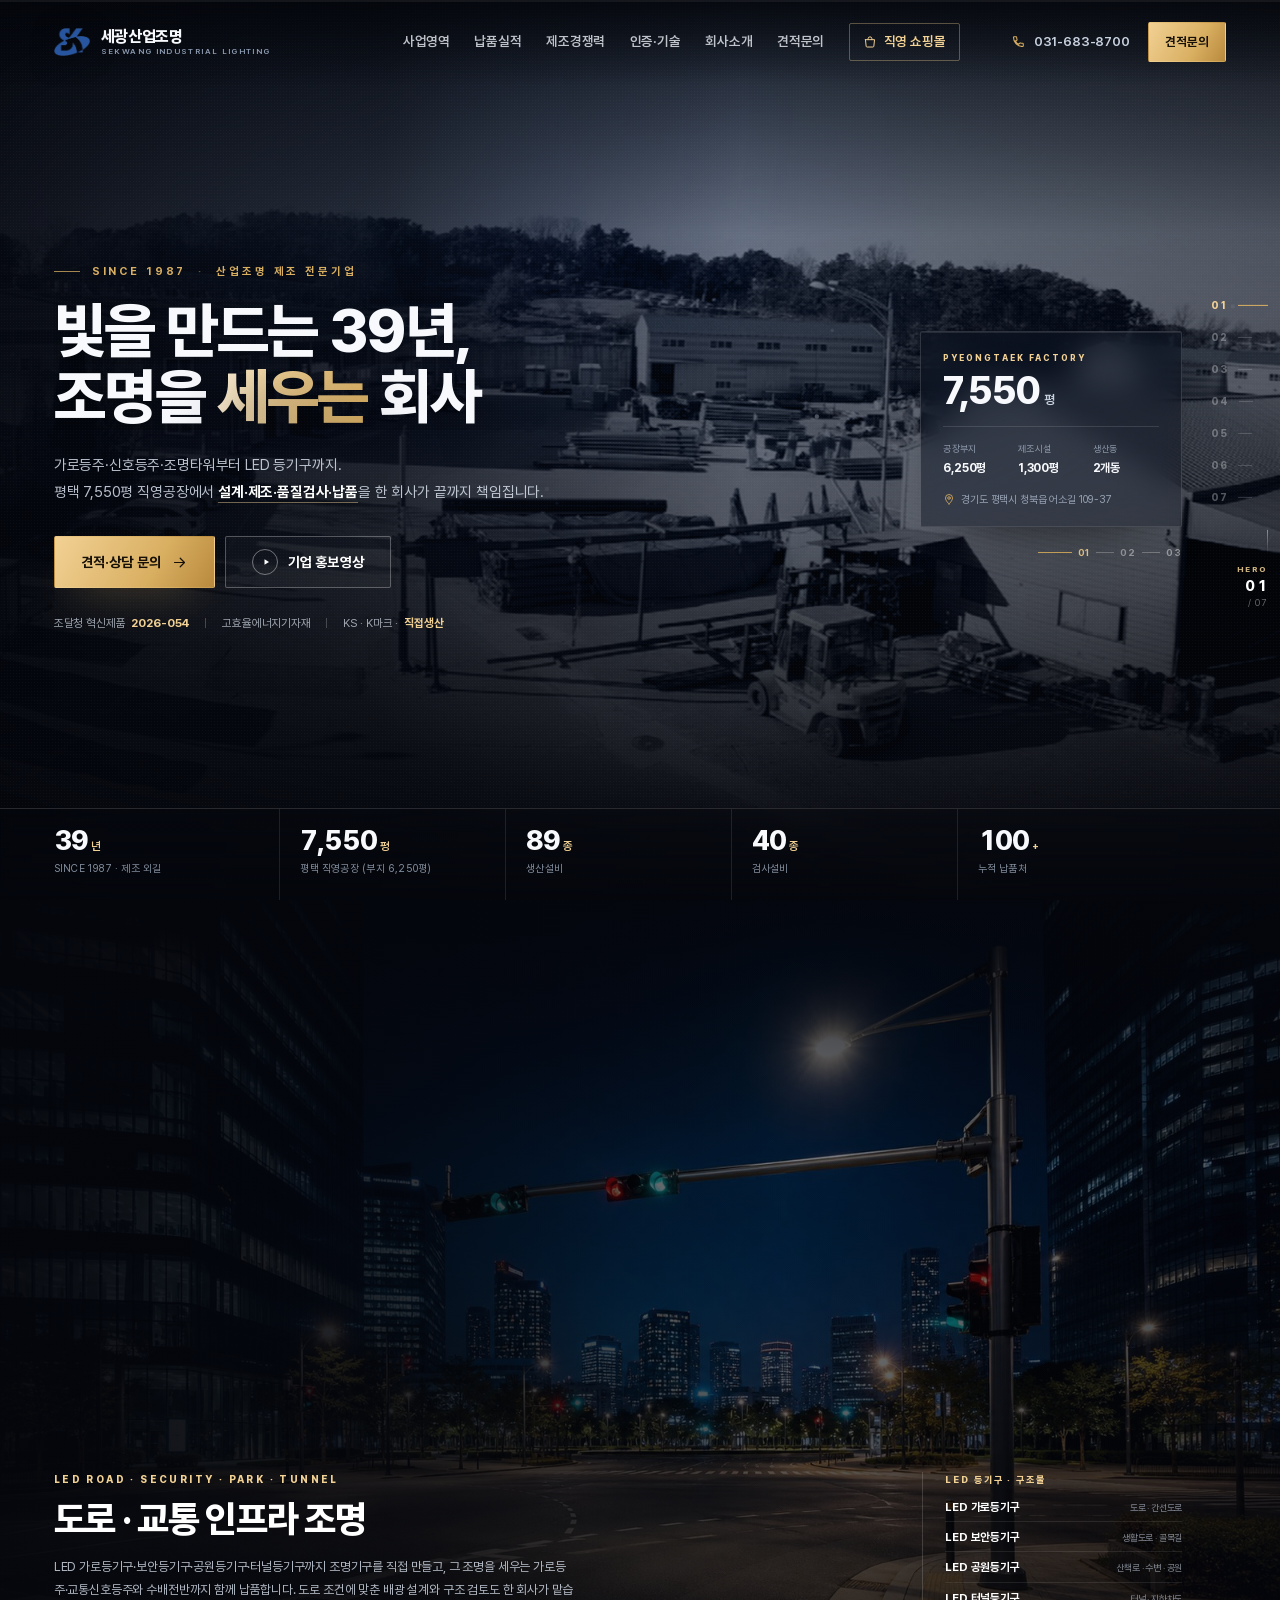
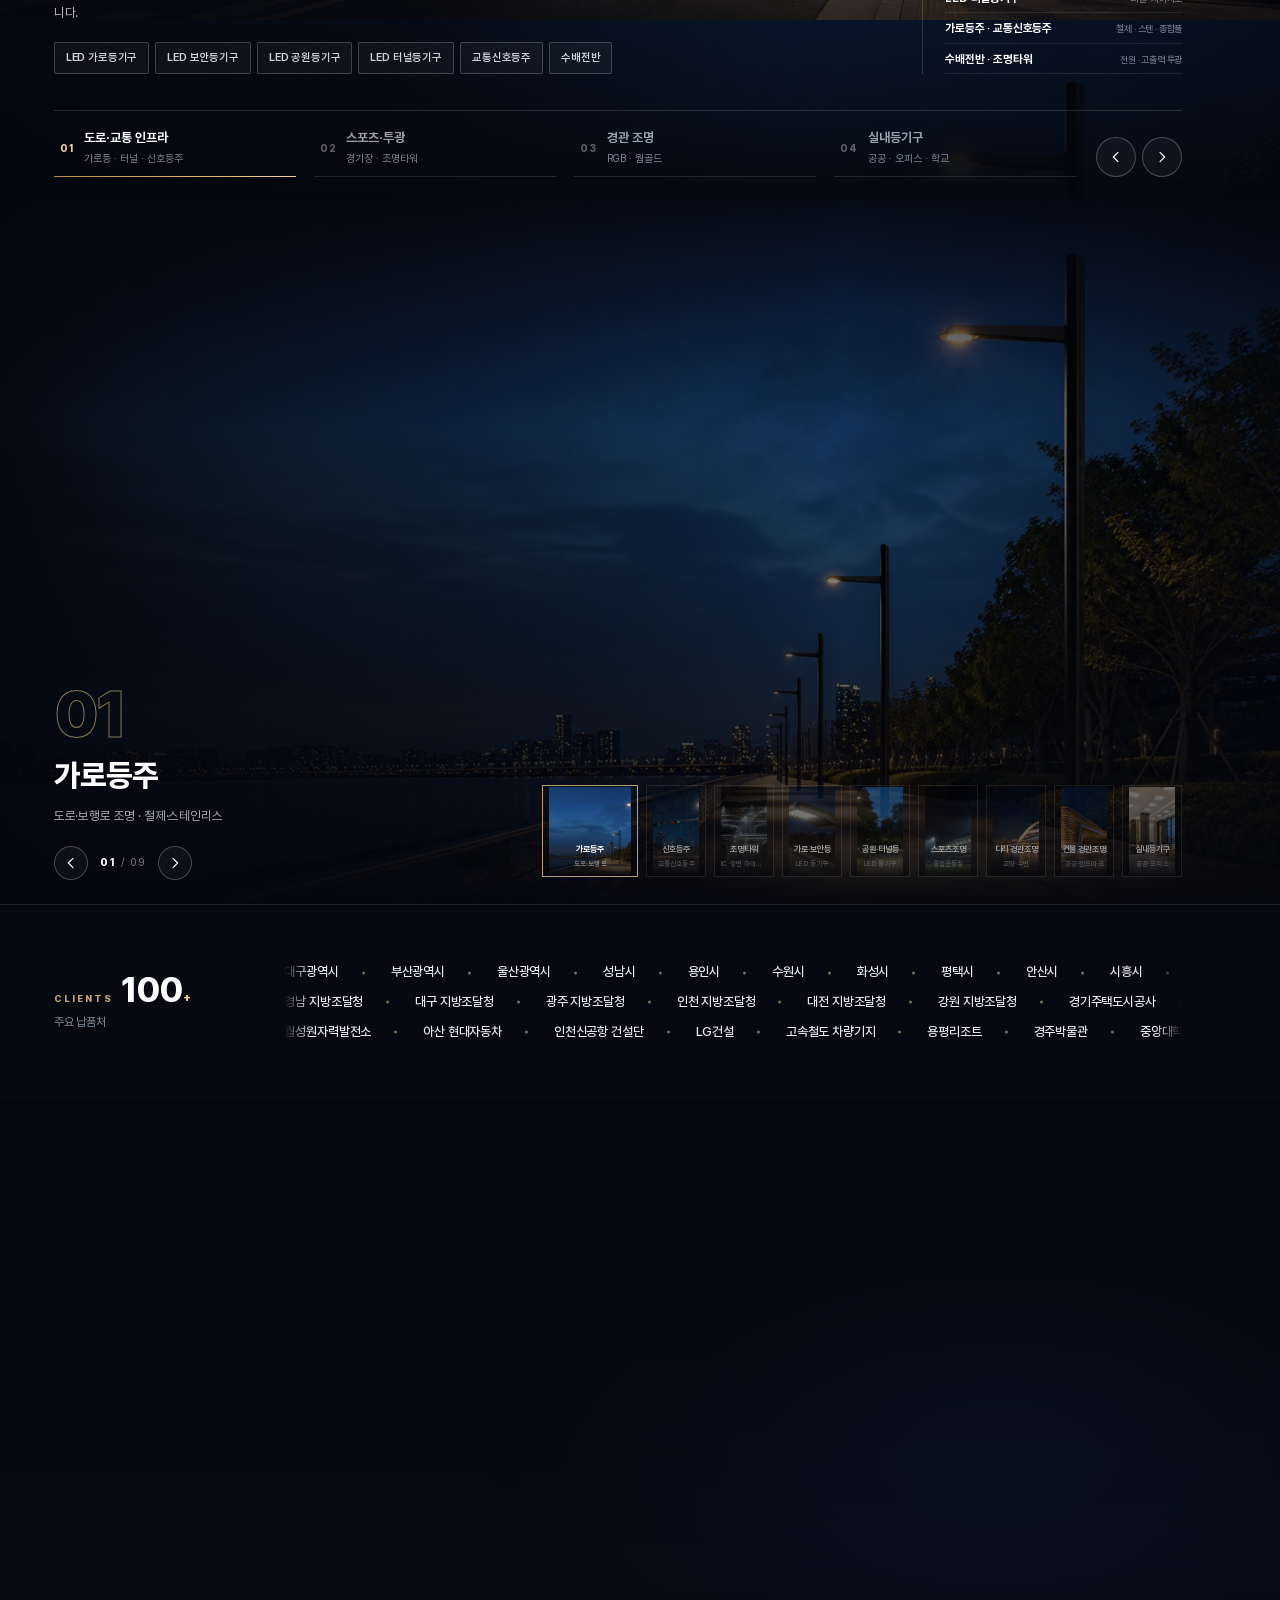
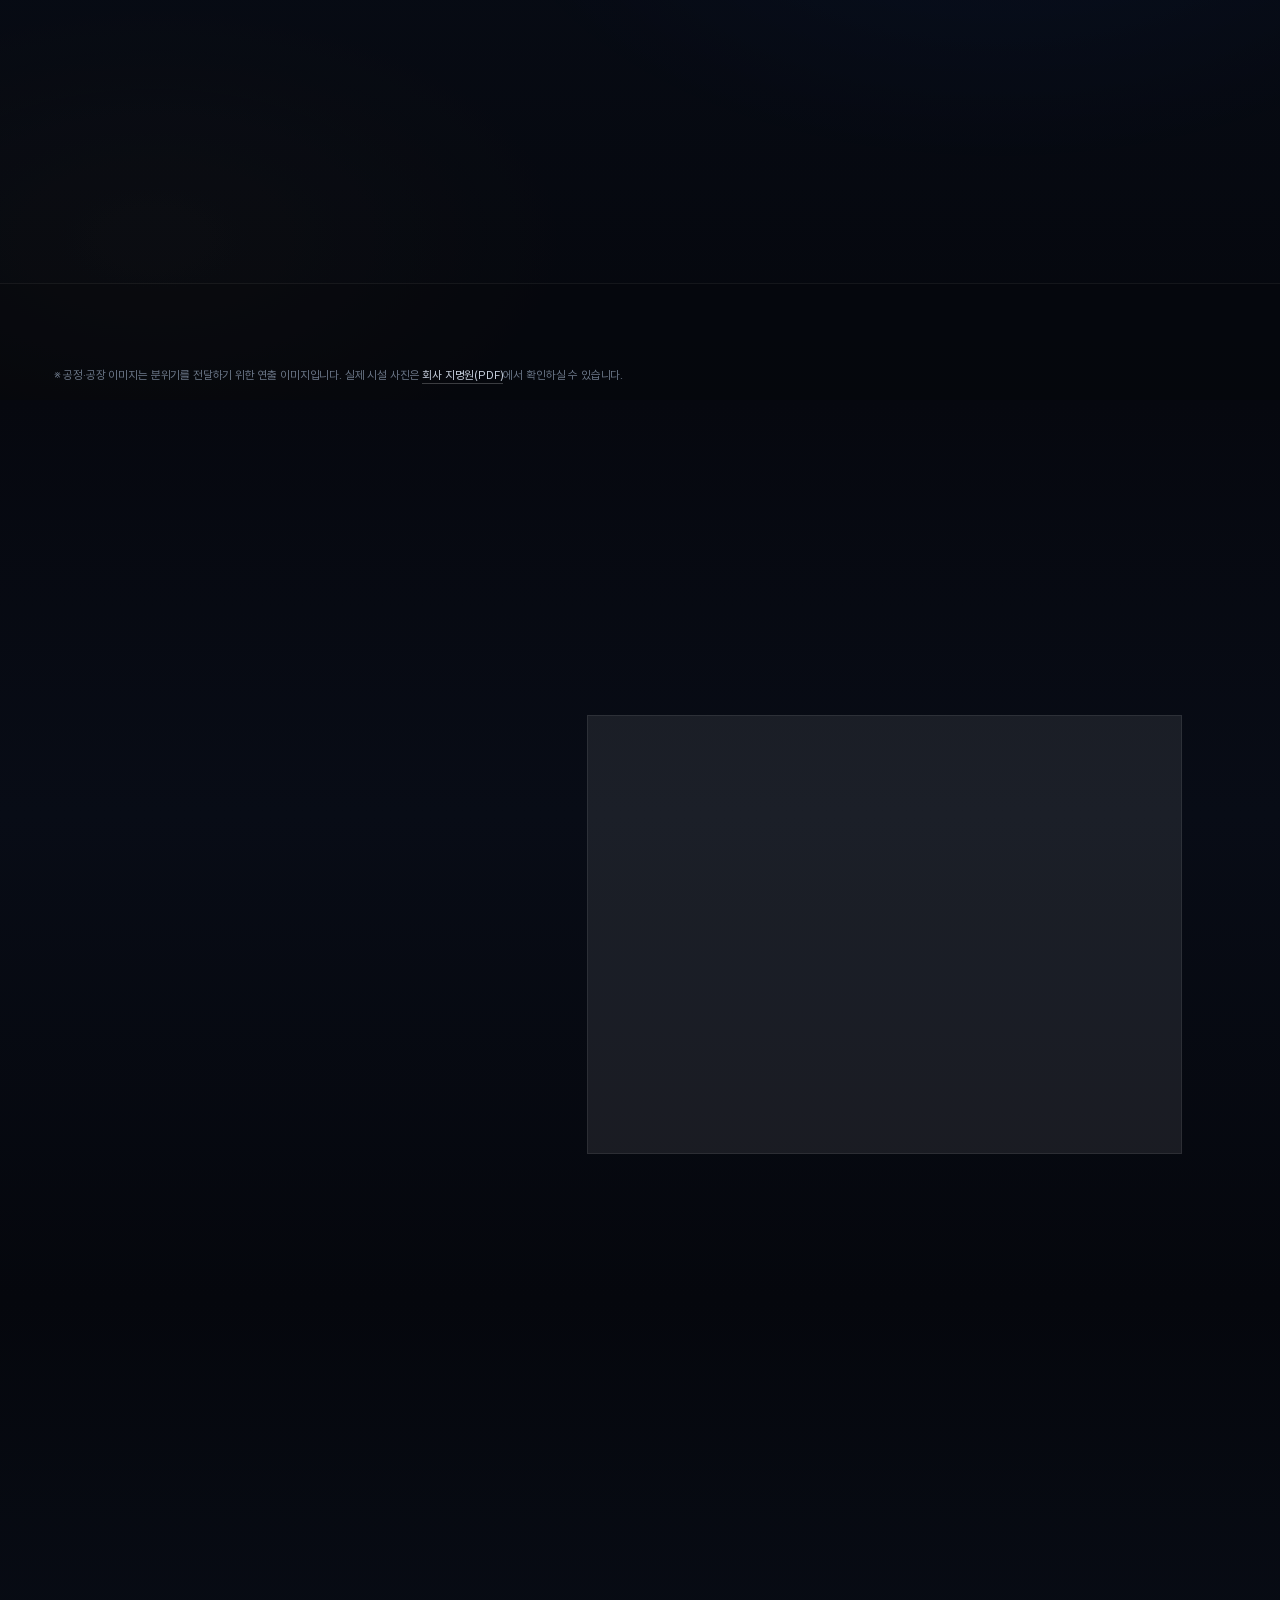
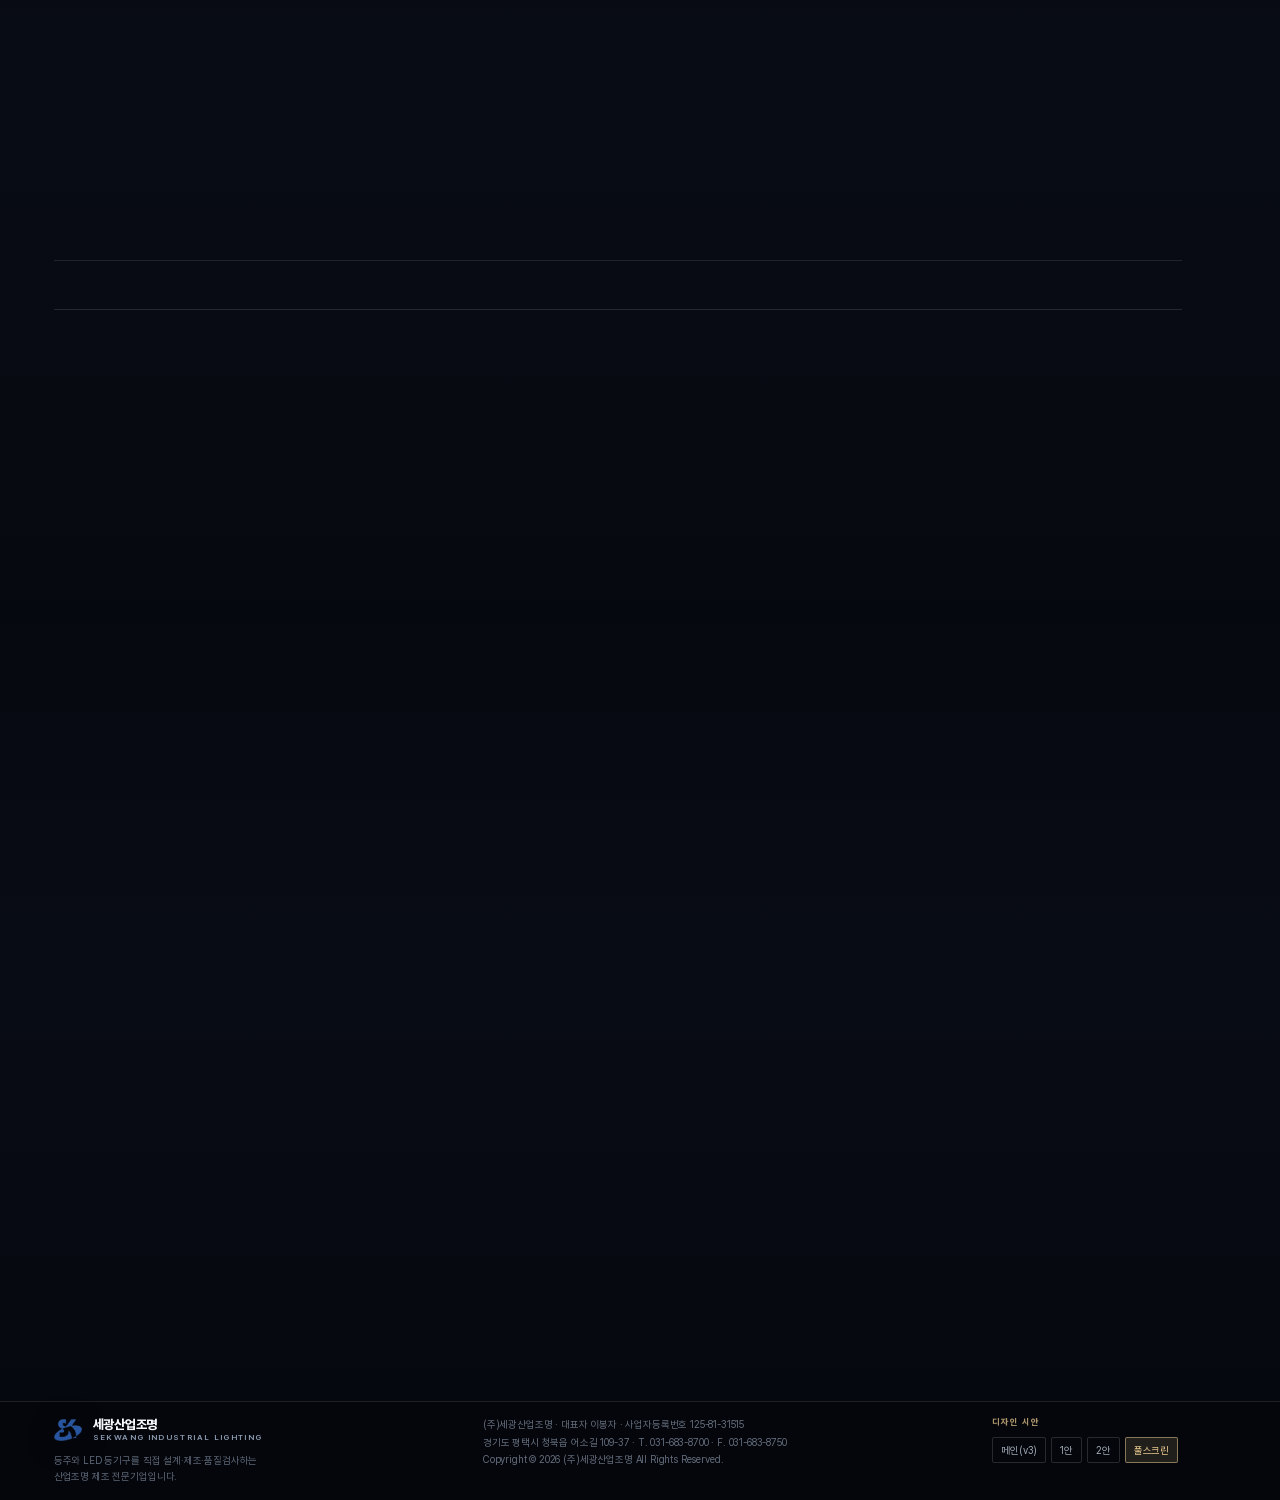
<file: index.html>
<!DOCTYPE html>
<html lang="ko">
<head>
<meta charset="utf-8">
<meta name="viewport" content="width=device-width, initial-scale=1">
<script>
/* PC(1024px 이상)에서는 풀스크린 버전(full.html)으로 바로 전환 — 모바일은 이 화면 유지 */
(function(){try{var w=document.documentElement.clientWidth||window.innerWidth;if(w>=1024&&location.search.indexOf("mode=mobile")<0){location.replace("./full.html"+location.search+location.hash);}}catch(e){}})();
</script>
<title>(주)세광산업조명 | 39년 산업조명 제조 전문기업 · 설계·제조·품질검사·납품 일괄</title>
<meta name="description" content="1987년 설립. 경기도 평택 7,550평 직영공장에서 가로등주·신호등주·조명타워와 LED 등기구를 직접 설계·제조·품질검사·납품하는 산업조명 제조 전문기업 (주)세광산업조명. 조달청 혁신제품(2026-054), 고효율에너지기자재, KS·K마크·직접생산 인증.">
<meta name="keywords" content="세광산업조명, 산업조명 제조기업, LED 조명 제조, 가로등주 제조, 조명타워, 신호등주, 수배전반, 혁신제품, 조달청, 고효율에너지기자재, 평택 조명공장">
<meta property="og:title" content="(주)세광산업조명 | 39년 산업조명 제조 전문기업">
<meta property="og:description" content="설계·제조·품질검사·납품을 한 회사가. 평택 7,550평 직영공장, 생산설비 89종·검사설비 40종.">
<meta property="og:type" content="website">
<meta property="og:image" content="https://ktttwmn5nd-stack.github.io/sklighting-site/assets/img/v3_signal.jpg">
<meta name="theme-color" content="#070D1A">
<link rel="icon" href="assets/logo-mark.png" type="image/png">
<link rel="preload" href="assets/fonts/Pretendard-Regular.woff2" as="font" type="font/woff2" crossorigin>
<link rel="preload" href="assets/fonts/Pretendard-Bold.woff2" as="font" type="font/woff2" crossorigin>
<link rel="preload" as="image" href="assets/facility/factory-panorama.jpg">
<link rel="stylesheet" href="styles.css?v=14">
<link rel="stylesheet" href="v2-styles.css">
<link rel="stylesheet" href="v3-styles.css?v=14">
<script type="application/ld+json">
{
  "@context": "https://schema.org",
  "@type": "Organization",
  "name": "(주)세광산업조명",
  "alternateName": "SEKWANG INDUSTRIAL LIGHTING CO., LTD.",
  "url": "https://www.sklighting.com",
  "foundingDate": "1987",
  "email": "sklight2000@naver.com",
  "telephone": "+82-31-683-8700",
  "faxNumber": "+82-31-683-8750",
  "address": {
    "@type": "PostalAddress",
    "streetAddress": "경기도 평택시 청북읍 어소길 109-37",
    "addressLocality": "평택시",
    "addressRegion": "경기도",
    "addressCountry": "KR"
  },
  "description": "가로등주·신호등주·조명타워와 LED 등기구를 직접 설계·제조·품질검사·납품하는 산업조명 제조 전문기업"
}
</script>
</head>
<body class="v2 v3">
<a class="skip-link" href="#main">본문 바로가기</a>
<noscript><style>[data-reveal]{opacity:1!important;transform:none!important}.hero__line>span{transform:none!important}.mox__i{opacity:1!important}</style></noscript>

<!-- 스크롤 진행률 -->
<div class="progress" aria-hidden="true"><span id="progressBar"></span></div>

<!-- ============ HEADER ============ -->
<header class="hd" id="hd">
  <div class="hd__inner">
    <a class="brand" href="#home" aria-label="세광산업조명 홈으로">
      <img class="brand__mark" src="assets/logo-mark.png" alt="">
      <span class="brand__txt">
        <strong>세광산업조명</strong>
        <span>SEKWANG INDUSTRIAL LIGHTING</span>
      </span>
    </a>

    <nav class="nav" id="nav" aria-label="주요 메뉴">
      <a href="#business">사업영역</a>
      <a href="#case">납품실적</a>
      <a href="#factory">제조경쟁력</a>
      <a href="#cert">인증·기술</a>
      <a href="#about">회사소개</a>
      <a href="#contact">견적문의</a>
      <a class="nav__shop" href="https://skldesign.cafe24.com" target="_blank" rel="noopener noreferrer">
        <span class="nav__shop-ic" aria-hidden="true"><svg viewBox="0 0 24 24"><path d="M4.2 8h15.6l-1.2 11.1a1.7 1.7 0 0 1-1.7 1.5H7.1a1.7 1.7 0 0 1-1.7-1.5L4.2 8Z"/><path d="M8.7 8V6.5a3.3 3.3 0 0 1 6.6 0V8"/></svg></span>
        <span>직영 쇼핑몰</span>
        <span class="nav__shop-ext" aria-hidden="true"><svg viewBox="0 0 24 24"><path d="M13.6 4.4H20v6.4M19.6 4.8l-8 8M17.6 13.6v4.6a1.6 1.6 0 0 1-1.6 1.6H5.8a1.6 1.6 0 0 1-1.6-1.6V8a1.6 1.6 0 0 1 1.6-1.6h4.6"/></svg></span>
      </a>
    </nav>

    <div class="hd__act">
      <a class="vswitch" href="v1.html" title="1안(공장 실사 중심) 시안으로 이동">
        <svg viewBox="0 0 24 24" aria-hidden="true"><path d="M9 6 3 12l6 6M15 6l6 6-6 6"/></svg>
        <span>1안 보기</span>
      </a>
      <a class="hd__tel" href="tel:0316838700">
        <svg viewBox="0 0 24 24" aria-hidden="true"><path d="M6.6 10.8c1.2 2.4 3.2 4.4 5.6 5.6l1.9-1.9c.3-.3.7-.4 1-.2 1.1.4 2.3.6 3.5.6.6 0 1 .4 1 1V19c0 .6-.4 1-1 1C10.5 20 4 13.5 4 5.4c0-.6.4-1 1-1h3.1c.6 0 1 .4 1 1 0 1.2.2 2.4.6 3.5.1.4 0 .8-.2 1l-1.9 1.9Z"/></svg>
        <span>031-683-8700</span>
      </a>
      <a class="btn btn--primary btn--sm" href="#contact">견적문의</a>
      <button class="burger" id="burger" aria-label="메뉴 열기" aria-expanded="false" aria-controls="nav">
        <span></span><span></span><span></span>
      </button>
    </div>
  </div>
</header>

<main id="main">

<!-- ============ HERO ============ -->
<section class="hero" id="home">
  <div class="hero__stage" data-parallax data-speed="-0.08" aria-hidden="true">
    <figure class="hero__slide is-on"><img src="assets/facility/factory-panorama.jpg" alt="" width="2400" height="916"></figure>
    <figure class="hero__slide"><img src="assets/facility/factory-aerial.jpg" alt="" width="1800" height="813"></figure>
    <figure class="hero__slide"><img src="assets/facility/building-1.jpg" alt="" width="1024" height="670"></figure>
  </div>
  <canvas class="hero__fx" id="heroFx" aria-hidden="true"></canvas>
  <div class="hero__glow" id="heroGlow" aria-hidden="true"></div>
  <div class="hero__scrim" aria-hidden="true"></div>
  <div class="hero__grain" aria-hidden="true"></div>

  <div class="wrap hero__inner">
    <div class="hero__copy">
      <p class="eyebrow eyebrow--light" data-reveal>SINCE 1987 · 산업조명 제조 전문기업</p>
      <h1 class="hero__title">
        <span class="hero__line" data-reveal="mask" data-delay="1"><span>빛을 만드는 39년,</span></span>
        <span class="hero__line" data-reveal="mask" data-delay="2"><span>조명을 <em class="hero__hl">세우는</em> 회사</span></span>
      </h1>
      <p class="hero__sub" data-reveal data-delay="3">
        가로등주·신호등주·조명타워부터 LED 등기구까지.<br>
        평택 7,550평 직영공장에서 <strong>설계·제조·품질검사·납품</strong>을 한 회사가 끝까지 책임집니다.
      </p>
      <div class="hero__cta" data-reveal data-delay="4">
        <a class="btn btn--primary" href="#contact">견적·상담 문의
          <svg viewBox="0 0 24 24" aria-hidden="true"><path d="M5 12h13M13 6l6 6-6 6"/></svg>
        </a>
        <button class="btn btn--video" type="button" data-video="C8vakoHEk7M" aria-haspopup="dialog">
          <span class="btn__play" aria-hidden="true"><svg viewBox="0 0 24 24"><path d="M9 6.5v11l9-5.5-9-5.5Z"/></svg></span>
          기업 홍보영상
        </button>
      </div>
      <ul class="hero__chips" data-reveal data-delay="5">
        <li>조달청 혁신제품 <b>2026-054</b></li>
        <li>고효율에너지기자재</li>
        <li>KS · K마크 · <b>직접생산</b></li>
      </ul>
    </div>

    <aside class="hero__aside" data-reveal data-delay="3">
      <div class="hero__card" data-tilt data-tilt-max="5">
        <p class="hero__card-k">PYEONGTAEK FACTORY</p>
        <p class="hero__card-n">7,550<small>평</small></p>
        <ul class="hero__card-meta">
          <li><span>공장부지</span><b>6,250평</b></li>
          <li><span>제조시설</span><b>1,300평</b></li>
          <li><span>생산동</span><b>2개동</b></li>
        </ul>
        <p class="hero__card-foot">
          <svg viewBox="0 0 24 24" aria-hidden="true"><path d="M12 22s7-6.3 7-12a7 7 0 1 0-14 0c0 5.7 7 12 7 12Z"/><circle cx="12" cy="10" r="2.6"/></svg>
          경기도 평택시 청북읍 어소길 109-37
        </p>
      </div>
      <div class="hero__ticks" id="heroTicks" aria-label="배경 장면 선택">
        <button class="hero__tick is-on" type="button" data-slide="0" aria-label="1. 평택 직영공장 전경"><i></i><span>01</span></button>
        <button class="hero__tick" type="button" data-slide="1" aria-label="2. 공장 부지 항공뷰"><i></i><span>02</span></button>
        <button class="hero__tick" type="button" data-slide="2" aria-label="3. 생산 1동"><i></i><span>03</span></button>
      </div>
    </aside>
  </div>

  <div class="hero__foot">
    <div class="wrap">
      <ul class="metrics" id="heroMetrics">
        <li><p class="metrics__n"><b data-count="39">0</b><small>년</small></p><p class="metrics__k">SINCE 1987 · 제조 외길</p></li>
        <li><p class="metrics__n"><b data-count="7550">0</b><small>평</small></p><p class="metrics__k">평택 직영공장 (부지 6,250평)</p></li>
        <li><p class="metrics__n"><b data-count="89">0</b><small>종</small></p><p class="metrics__k">생산설비</p></li>
        <li><p class="metrics__n"><b data-count="40">0</b><small>종</small></p><p class="metrics__k">검사설비</p></li>
        <li><p class="metrics__n"><b data-count="100">0</b><small>+</small></p><p class="metrics__k">누적 납품처</p></li>
      </ul>
    </div>
  </div>

  <a class="hero__scroll" href="#business" aria-label="아래로 스크롤">
    <span>SCROLL</span><i aria-hidden="true"></i>
  </a>
</section>


<!-- ============ BUSINESS SCOPE ============ -->
<section class="sec sec--soft" id="business">
  <span class="vghost" aria-hidden="true">02</span>
  <div class="wrap">
    <header class="sec__head">
      <p class="eyebrow" data-reveal>BUSINESS SCOPE</p>
      <h2 data-reveal data-delay="1">도로와 경기장, 도시의 밤과 실내까지<br class="pc"> 네 개의 사업 영역</h2>
      <p class="sec__desc" data-reveal data-delay="2">
        LED 가로등·보안등·공원등·터널등기구와 그 구조물을 하나로 묶은 도로·교통 인프라,
        대형 경기장을 낮처럼 밝히는 스포츠 투광조명, 도시의 밤을 디자인하는 경관 조명,
        공공청사·오피스·학교의 실내 LED 등기구까지. 네 영역 모두 설계·제조·납품을 직접 합니다.
      </p>
    </header>

    <div class="vbiz vbiz--3">
      <article class="vbiz__card vbiz__card--road" data-reveal data-tilt data-tilt-max="2" data-full="assets/img/v3_signal.jpg">
        <div class="vbiz__bg">
          <div class="mox" data-mox data-interval="7000" data-delay="0">
            <figure class="mox__i is-on"><img src="assets/img/v3_signal.jpg" alt="현대적인 도심 대형 교차로의 통합 신호등주와 가로등 야경"></figure>
            <figure class="mox__i"><img src="assets/img/v3_road_walk.jpg" alt="수변 보행로를 따라 이어지는 가로등주 조명" loading="lazy"></figure>
            <figure class="mox__i"><img src="assets/img/v2_tunnel.jpg" alt="균일한 조도로 이어지는 고출력 터널등" loading="lazy"></figure>
          </div>
        </div>
        <div class="vbiz__shade" aria-hidden="true"></div>
        <div class="vbiz__glow" aria-hidden="true"></div>
        <div class="vbiz__body vbiz__body--wide">
          <div class="vbiz__top">
            <span class="vbiz__no">01</span>
            <span class="vbiz__ic" aria-hidden="true">
              <svg viewBox="0 0 24 24"><path d="M9.2 3 4.4 21M14.8 3l4.8 18M12 4.5v2.6M12 10.4v2.6M12 16.3v2.6"/></svg>
            </span>
          </div>
          <div class="vbiz__cols">
            <div class="vbiz__txt">
              <p class="vbiz__kicker">LED ROAD · SECURITY · PARK · TUNNEL</p>
              <h3>도로 · 교통 인프라 조명</h3>
              <p>LED 가로등기구·보안등기구·공원등기구·터널등기구까지 조명기구를 직접 만들고, 그 조명을 세우는 가로등주·교통신호등주와 수배전반까지 함께 납품합니다. 도로 조건에 맞춘 배광 설계와 구조 검토도 한 회사가 맡습니다.</p>
              <ul class="vbiz__tags">
                <li>LED 가로등기구</li><li>LED 보안등기구</li><li>LED 공원등기구</li><li>LED 터널등기구</li><li>교통신호등주</li><li>가로등주·종합폴</li><li>수배전반</li><li>조명타워</li>
              </ul>
            </div>
            <aside class="vbiz__incl" aria-label="도로·교통 인프라에 포함되는 LED 등기구와 구조물">
              <p class="vbiz__incl-k">LED 등기구 · 구조물</p>
              <ul>
                <li><b>LED 가로등기구</b><span>도로 · 간선도로</span></li>
                <li><b>LED 보안등기구</b><span>생활도로 · 골목길</span></li>
                <li><b>LED 공원등기구</b><span>산책로 · 수변 · 공원</span></li>
                <li><b>LED 터널등기구</b><span>터널 · 지하차도</span></li>
                <li><b>가로등주 · 교통신호등주</b><span>철제 · 스테인리스 · 종합폴</span></li>
                <li><b>수배전반 · 조명타워</b><span>전원 구성 · 고출력 투광</span></li>
              </ul>
            </aside>
          </div>
        </div>
      </article>

      <article class="vbiz__card vbiz__card--sports" data-reveal data-delay="1" data-tilt data-tilt-max="3" data-full="assets/img/v3_sports_stadium.jpg">
        <div class="vbiz__bg">
          <div class="mox" data-mox data-interval="6000" data-delay="1400">
            <figure class="mox__i is-on"><img src="assets/img/v2_sports_park.jpg" alt="종합스포츠타운 육상 트랙과 경기장 조명" loading="lazy"></figure>
            <figure class="mox__i"><img src="assets/img/v3_sports_stadium.jpg" alt="조명타워로 환하게 밝힌 대형 축구장 스타디움 야경" loading="lazy"></figure>
          </div>
        </div>
        <div class="vbiz__shade" aria-hidden="true"></div>
        <div class="vbiz__glow" aria-hidden="true"></div>
        <div class="vbiz__body">
          <div class="vbiz__top">
            <span class="vbiz__no">02</span>
            <span class="vbiz__ic" aria-hidden="true">
              <svg viewBox="0 0 24 24"><circle cx="12" cy="12" r="8.4"/><path d="M12 3.6v16.8M3.6 12h16.8M6.2 6.2c3.2 2.6 3.2 8.6 0 11.6M17.8 6.2c-3.2 2.6-3.2 8.6 0 11.6"/></svg>
            </span>
          </div>
          <div class="vbiz__txt">
            <p class="vbiz__kicker">STADIUM · FLOODLIGHT</p>
            <h3>대형 스포츠 · 투광 조명</h3>
            <p>대형 운동장과 경기장을 낮처럼 밝히는 고출력 스포츠 투광조명. 조명타워와 등기구를 함께 설계해 선수와 관중 모두 눈부심 없이 경기를 볼 수 있게 만듭니다.</p>
            <ul class="vbiz__tags">
              <li>종합운동장</li><li>축구·야구장</li><li>고출력 투광</li><li>조명타워</li>
            </ul>
          </div>
        </div>
      </article>

      <article class="vbiz__card vbiz__card--land" data-reveal data-tilt data-tilt-max="3" data-full="assets/img/v2_landscape_rgb.jpg">
        <div class="vbiz__bg">
          <div class="mox" data-mox data-interval="6600" data-delay="2800">
            <figure class="mox__i is-on"><img src="assets/img/v2_landscape_rgb.jpg" alt="화려한 RGB 컬러로 물든 교량과 수변 경관조명 야경" loading="lazy"></figure>
            <figure class="mox__i"><img src="assets/img/v2_landscape_warm.jpg" alt="따뜻한 웜골드 빛으로 감싼 수변 공원과 아치 교량 야경" loading="lazy"></figure>
            <figure class="mox__i"><img src="assets/img/v3_building.jpg" alt="웜골드 라인과 은은한 블루 라인이 흐르는 건축물 외벽 경관조명" loading="lazy"></figure>
          </div>
        </div>
        <div class="vbiz__shade" aria-hidden="true"></div>
        <div class="vbiz__glow" aria-hidden="true"></div>
        <div class="vbiz__body">
          <div class="vbiz__top">
            <span class="vbiz__no">03</span>
            <span class="vbiz__ic" aria-hidden="true">
              <svg viewBox="0 0 24 24"><circle cx="12" cy="12" r="4.2"/><path d="M12 1.8v2.4M12 19.8v2.4M1.8 12h2.4M19.8 12h2.4M4.8 4.8l1.7 1.7M17.5 17.5l1.7 1.7M19.2 4.8l-1.7 1.7M6.5 17.5l-1.7 1.7"/></svg>
            </span>
          </div>
          <div class="vbiz__txt">
            <p class="vbiz__kicker">LANDSCAPE · RGB &amp; WARM</p>
            <h3>경관 조명</h3>
            <p>화려한 RGB 연출과 따뜻한 웜골드 톤을 현장에 맞춰 함께 씁니다. 교량·수변·건축물 외벽과 공원·광장까지, 조명제어시스템으로 밤의 표정을 만듭니다.</p>
            <ul class="vbiz__tags">
              <li>교량·수변</li><li>건축물 외벽</li><li>공원·광장</li><li>조명제어</li>
            </ul>
          </div>
        </div>
      </article>

      <article class="vbiz__card vbiz__card--indoor" data-reveal data-delay="1" data-tilt data-tilt-max="3" data-full="assets/img/v3_indoor_panel.jpg">
        <div class="vbiz__bg">
          <div class="mox" data-mox data-interval="6800" data-delay="3400">
            <figure class="mox__i is-on"><img src="assets/img/v3_indoor_panel.jpg" alt="LED 평판등과 라인조명으로 환하게 밝힌 공공청사 실내 공간" loading="lazy"></figure>
            <figure class="mox__i"><img src="assets/img/v3_indoor_hall.jpg" alt="LED 다운라이트와 간접조명으로 연출한 실내 다목적 홀" loading="lazy"></figure>
          </div>
        </div>
        <div class="vbiz__shade" aria-hidden="true"></div>
        <div class="vbiz__glow" aria-hidden="true"></div>
        <div class="vbiz__body">
          <div class="vbiz__top">
            <span class="vbiz__no">04</span>
            <span class="vbiz__ic" aria-hidden="true">
              <svg viewBox="0 0 24 24"><path d="M3.6 5h16.8v2.6H3.6zM7 10.4v2.2M12 10.4v2.2M17 10.4v2.2M7 16.2v1.6M12 16.2v1.6M17 16.2v1.6"/></svg>
            </span>
          </div>
          <div class="vbiz__txt">
            <p class="vbiz__kicker">INDOOR · OFFICE &amp; PUBLIC</p>
            <h3>실내등기구</h3>
            <p>공공청사·오피스·학교·상업·복합시설까지 실내 공간의 LED 등기구. 평판등·라인조명·다운라이트·주차장등을 공간 용도와 천장 조건에 맞춰 구성해 납품합니다.</p>
            <ul class="vbiz__tags">
              <li>공공청사·오피스</li><li>학교·강당</li><li>상업·복합시설</li><li>주차장·지하</li><li>평판·라인조명</li><li>다운라이트</li>
            </ul>
          </div>
        </div>
      </article>
    </div>

  </div>
</section>

<!-- ============ 03 CASE ============ -->
<section class="sec sec--soft" id="case">
  <span class="vghost" aria-hidden="true">03</span>
  <div class="wrap">
    <header class="sec__head">
      <p class="eyebrow" data-reveal>PROJECT &amp; REFERENCE</p>
      <h2 data-reveal data-delay="1">도로에서 경기장, 수변과 실내까지<br class="pc"> 현장에서 빛이 되는 순간</h2>
      <p class="sec__desc" data-reveal data-delay="2">
        가로등주·신호등주·조명타워부터 LED 가로등·보안등·공원등·터널등기구, 스포츠·경관·실내 LED 등기구까지.
        지자체 도로와 공공기관, 산업 플랜트에서 쌓아온 아홉 가지 현장과 조명기구입니다.
      </p>
    </header>

    <div class="rgal">
      <article class="rgal__item" data-reveal data-full="assets/img/v3_steel_pole.jpg">
        <div class="mox" data-mox data-interval="5800" data-delay="0" data-dots>
          <figure class="mox__i is-on"><img src="assets/img/v3_steel_pole.jpg" alt="수변 보행로를 따라 이어지는 가로등주와 보행등 야경"></figure>
          <figure class="mox__i"><img src="assets/img/v3_fac_logistics.jpg" alt="플러드라이트 아래 정렬된 자재와 출고를 기다리는 등주 — 물류·납품 야적장" loading="lazy"></figure>
        </div>
        <span class="rgal__no">01</span>
        <h3 class="rgal__t">가로등주</h3>
        <span class="gal__cap">도로·보행로 조명 · 철제·스테인리스</span>
      </article>

      <article class="rgal__item" data-reveal data-delay="1" data-full="assets/img/v3_signal.jpg">
        <div class="mox" data-mox data-interval="6400" data-delay="900" data-dots>
          <figure class="mox__i is-on"><img src="assets/img/v3_signal.jpg" alt="도심 대형 교차로의 통합 교통신호등주와 도로조명 야경" loading="lazy"></figure>
          <figure class="mox__i"><img src="assets/img/v2_card_road.jpg" alt="차량과 보행자를 함께 밝히는 도로조명" loading="lazy"></figure>
        </div>
        <span class="rgal__no">02</span>
        <h3 class="rgal__t">신호등주</h3>
        <span class="gal__cap">교통신호등주 · 종합폴</span>
      </article>

      <article class="rgal__item" data-reveal data-delay="2" data-full="assets/img/v3_mast.jpg">
        <div class="mox" data-mox data-interval="5200" data-delay="1800" data-dots>
          <figure class="mox__i is-on"><img src="assets/img/v3_mast.jpg" alt="고속도로 분기점을 비추는 초대형 하이마스트 조명타워 야경" loading="lazy"></figure>
          <figure class="mox__i"><img src="assets/img/v3_mast_plaza.jpg" alt="물류항만과 광장을 밝히는 하이마스트 조명타워" loading="lazy"></figure>
        </div>
        <span class="rgal__no">03</span>
        <h3 class="rgal__t">조명타워</h3>
        <span class="gal__cap">고속도로 IC · 항만·광장 하이마스트</span>
      </article>

      <article class="rgal__item" data-reveal data-delay="1" data-full="assets/img/v3_led_street.jpg">
        <div class="mox" data-mox data-interval="5600" data-delay="600" data-dots>
          <figure class="mox__i is-on"><img src="assets/img/v3_led_street.jpg" alt="간선도로를 밝히는 고효율 LED 가로등기구 헤드 클로즈업" loading="lazy"></figure>
          <figure class="mox__i"><img src="assets/img/v3_led_alley.jpg" alt="주택가 생활도로를 밝히는 LED 보안등기구" loading="lazy"></figure>
        </div>
        <span class="rgal__no">04</span>
        <h3 class="rgal__t">LED 가로등·보안등기구</h3>
        <span class="gal__cap">간선·생활도로 · 고효율 LED 등기구</span>
      </article>

      <article class="rgal__item" data-reveal data-delay="2" data-full="assets/img/v3_led_park.jpg">
        <div class="mox" data-mox data-interval="6000" data-delay="1400" data-dots>
          <figure class="mox__i is-on"><img src="assets/img/v3_led_park.jpg" alt="공원 산책로를 밝히는 LED 공원등기구" loading="lazy"></figure>
          <figure class="mox__i"><img src="assets/img/v2_tunnel.jpg" alt="균일한 조도로 이어지는 고효율 LED 터널등기구" loading="lazy"></figure>
        </div>
        <span class="rgal__no">05</span>
        <h3 class="rgal__t">LED 공원등·터널등기구</h3>
        <span class="gal__cap">공원·산책로 · 터널·지하차도</span>
      </article>

      <article class="rgal__item" data-reveal data-delay="0" data-full="assets/img/v3_sports_stadium.jpg">
        <div class="mox" data-mox data-interval="6000" data-delay="2400" data-dots>
          <figure class="mox__i is-on"><img src="assets/img/v2_sports_park.jpg" alt="종합스포츠타운 육상 트랙과 경기장 조명" loading="lazy"></figure>
          <figure class="mox__i"><img src="assets/img/v3_sports_stadium.jpg" alt="조명타워로 환하게 밝힌 대형 축구장 스타디움" loading="lazy"></figure>
        </div>
        <span class="rgal__no">06</span>
        <h3 class="rgal__t">스포츠조명</h3>
        <span class="gal__cap">종합운동장 · 스포츠 투광</span>
      </article>

      <article class="rgal__item" data-reveal data-delay="1" data-full="assets/img/v2_landscape_rgb.jpg">
        <div class="mox" data-mox data-interval="5600" data-delay="3200" data-dots>
          <figure class="mox__i is-on"><img src="assets/img/v2_landscape_rgb.jpg" alt="RGB 컬러 연출로 물든 교량 경관조명 야경" loading="lazy"></figure>
          <figure class="mox__i"><img src="assets/img/v2_landscape_warm.jpg" alt="따뜻한 웜골드 톤으로 빛나는 수변 교량 경관조명" loading="lazy"></figure>
        </div>
        <span class="rgal__no">07</span>
        <h3 class="rgal__t">다리 경관조명</h3>
        <span class="gal__cap">교량 · 수변 · RGB &amp; 웜골드</span>
      </article>

      <article class="rgal__item" data-reveal data-delay="2" data-full="assets/img/v3_building.jpg">
        <div class="mox" data-mox data-interval="6200" data-delay="1200" data-dots>
          <figure class="mox__i is-on"><img src="assets/img/v3_building.jpg" alt="웜골드 라인과 블루 라인이 흐르는 공공건축물 외벽 경관조명" loading="lazy"></figure>
          <figure class="mox__i"><img src="assets/img/v3_building_b.jpg" alt="컬럼 업라이트와 루프 라인으로 연출한 시빅 랜드마크 경관조명" loading="lazy"></figure>
        </div>
        <span class="rgal__no">08</span>
        <h3 class="rgal__t">건물 경관조명</h3>
        <span class="gal__cap">공공·랜드마크 건축 외벽</span>
      </article>

      <article class="rgal__item" data-reveal data-delay="2" data-full="assets/img/v3_indoor_panel.jpg">
        <div class="mox" data-mox data-interval="6800" data-delay="2600" data-dots>
          <figure class="mox__i is-on"><img src="assets/img/v3_indoor_panel.jpg" alt="LED 평판등과 라인조명으로 환하게 밝힌 공공청사 실내" loading="lazy"></figure>
          <figure class="mox__i"><img src="assets/img/v3_indoor_hall.jpg" alt="LED 다운라이트와 간접조명으로 연출한 실내 다목적 홀" loading="lazy"></figure>
        </div>
        <span class="rgal__no">09</span>
        <h3 class="rgal__t">실내 LED 등기구</h3>
        <span class="gal__cap">공공청사 · 오피스 · 학교 · 주차장</span>
      </article>
    </div>

    <h3 class="subhead" data-reveal>주요 납품처 <em class="subhead__em">100+</em></h3>

    <div class="marquee-wrap" data-reveal aria-label="주요 납품처 목록">
      <div class="marquee">
        <ul class="marquee__list">
          <li>대구광역시</li><li>부산광역시</li><li>울산광역시</li><li>성남시</li><li>용인시</li><li>수원시</li><li>화성시</li><li>평택시</li><li>안산시</li><li>시흥시</li><li>부천시</li><li>오산시</li><li>안성시</li><li>포항시</li><li>경주시</li><li>김해시</li><li>창원시</li><li>진주시</li><li>원주시</li><li>제주시</li><li>서귀포시</li><li>외 다수</li>
        </ul>
        <ul class="marquee__list" aria-hidden="true">
          <li>대구광역시</li><li>부산광역시</li><li>울산광역시</li><li>성남시</li><li>용인시</li><li>수원시</li><li>화성시</li><li>평택시</li><li>안산시</li><li>시흥시</li><li>부천시</li><li>오산시</li><li>안성시</li><li>포항시</li><li>경주시</li><li>김해시</li><li>창원시</li><li>진주시</li><li>원주시</li><li>제주시</li><li>서귀포시</li><li>외 다수</li>
        </ul>
      </div>
      <div class="marquee marquee--rev">
        <ul class="marquee__list">
          <li>경남 지방조달청</li><li>대구 지방조달청</li><li>광주 지방조달청</li><li>인천 지방조달청</li><li>대전 지방조달청</li><li>강원 지방조달청</li><li>경기주택도시공사</li><li>경기도 건설본부</li><li>경남도시개발공사</li><li>서울시 서대문구청</li><li>동대문구청</li><li>관악구청</li><li>용산구청</li><li>해운대구청</li><li>서울 상수도사업본부</li><li>농심 메가마트</li>
        </ul>
        <ul class="marquee__list" aria-hidden="true">
          <li>경남 지방조달청</li><li>대구 지방조달청</li><li>광주 지방조달청</li><li>인천 지방조달청</li><li>대전 지방조달청</li><li>강원 지방조달청</li><li>경기주택도시공사</li><li>경기도 건설본부</li><li>경남도시개발공사</li><li>서울시 서대문구청</li><li>동대문구청</li><li>관악구청</li><li>용산구청</li><li>해운대구청</li><li>서울 상수도사업본부</li><li>농심 메가마트</li>
        </ul>
      </div>
      <div class="marquee">
        <ul class="marquee__list">
          <li>월성원자력발전소</li><li>아산 현대자동차</li><li>인천신공항 건설단</li><li>LG건설</li><li>고속철도 차량기지</li><li>용평리조트</li><li>경주박물관</li><li>중앙대학교</li><li>홍익대학교</li><li>한성대학교</li><li>평택대학교</li><li>한경대학교</li><li>순천향대학교</li>
        </ul>
        <ul class="marquee__list" aria-hidden="true">
          <li>월성원자력발전소</li><li>아산 현대자동차</li><li>인천신공항 건설단</li><li>LG건설</li><li>고속철도 차량기지</li><li>용평리조트</li><li>경주박물관</li><li>중앙대학교</li><li>홍익대학교</li><li>한성대학교</li><li>평택대학교</li><li>한경대학교</li><li>순천향대학교</li>
        </ul>
      </div>
    </div>

    <div class="refs">
      <div class="refs__col" data-reveal>
        <h4>광역 · 기초 지방자치단체</h4>
        <p>대구광역시 · 부산광역시 · 울산광역시 · 성남시 · 용인시 · 수원시 · 화성시 · 평택시 · 안산시 · 시흥시 · 부천시 · 오산시 · 안성시 · 포항시 · 경주시 · 김해시 · 창원시 · 진주시 · 원주시 · 제주시 · 서귀포시 외 다수</p>
      </div>
      <div class="refs__col" data-reveal data-delay="1">
        <h4>조달청 · 공공기관</h4>
        <p>경남·대구·광주·인천·대전·강원 지방조달청 · 경기주택도시공사 · 경기도 건설본부 · 경남도시개발공사 · 서울시 서대문구청·동대문구청·관악구청·용산구청 · 해운대구청 · 농심 메가마트 · 서울 상수도사업본부</p>
      </div>
      <div class="refs__col" data-reveal data-delay="2">
        <h4>산업 · 대학</h4>
        <p>월성원자력발전소 · 아산 현대자동차 · 인천신공항 건설단 · LG건설 · 고속철도 차량기지 · 용평리조트 · 경주박물관 · 중앙대학교 · 홍익대학교 · 한성대학교 · 평택대학교 · 한경대학교 · 순천향대학교</p>
      </div>
    </div>
    <p class="foot-note" data-reveal>※ 납품처는 회사 지명원(2026.04)에 기재된 실적을 옮긴 것입니다. 현장 이미지는 분위기를 전달하기 위한 연출 이미지이며, 실제 현장 사진은 <a class="link" href="assets/docs/sekwang-profile-2026-04.pdf" download>회사 지명원(PDF)</a>에서 확인하실 수 있습니다.</p>
  </div>

</section>

<!-- ============ 04 MANUFACTURING ============ -->
<section class="sec" id="factory">
  <span class="vghost" aria-hidden="true">04</span>
  <div class="wrap">
    <header class="sec__head">
      <p class="eyebrow" data-reveal>MANUFACTURING SYSTEM</p>
      <h2 data-reveal data-delay="1">설계부터 품질검사·납품까지,<br class="pc"> 한&nbsp;회사 안에서 끝냅니다</h2>
      <p class="sec__desc" data-reveal data-delay="2">
        조명기구와 그 구조물을 함께 만드는 회사는 많지 않습니다.
        세광산업조명은 기업부설연구소의 설계, 생산 1·2동의 제작,
        자체 품질시험실의 검사, 현장 납품까지 한 라인에서 책임집니다.
      </p>
    </header>

    <div class="showcase" id="showcase">
      <div class="showcase__stage" data-reveal>
        <figure class="showcase__frame is-on" data-frame="0">
          <div class="mox" data-mox data-interval="3400" data-delay="500">
            <figure class="mox__i is-on"><img src="assets/img/v3_design_a.jpg" alt="야간 설계실에서 도로조명 배광과 등주 구조를 검토하는 모습"></figure>
            <figure class="mox__i"><img src="assets/img/v3_design_b.jpg" alt="가로등주 도면과 배광 곡선, 정밀 측정 도구" loading="lazy"></figure>
          </div>
          <span class="showcase__scan" aria-hidden="true"></span>
          <figcaption>
            <span class="showcase__no">01</span>
            <p class="showcase__k">DESIGN · 연구소</p>
            <h3 class="showcase__t">현장에 맞춰 설계합니다</h3>
            <p class="showcase__c">기업부설연구소와 설계부가 배광·구조·도면을 직접 설계합니다. 도로 조건과 천장 높이, 시방서 요구까지 반영해 제작 도면을 만듭니다.</p>
          </figcaption>
        </figure>
        <figure class="showcase__frame" data-frame="1">
          <div class="mox" data-mox data-interval="3400" data-delay="2200">
            <figure class="mox__i is-on"><img src="assets/img/v3_prod_a.jpg" alt="자동화 용접 라인에서 강관·지주를 제작하는 야간 생산동" loading="lazy"></figure>
            <figure class="mox__i"><img src="assets/img/v3_prod_b.jpg" alt="절곡기로 테이퍼 가로등주를 성형하는 모습" loading="lazy"></figure>
          </div>
          <span class="showcase__scan" aria-hidden="true"></span>
          <figcaption>
            <span class="showcase__no">02</span>
            <p class="showcase__k">PRODUCTION · 생산</p>
            <h3 class="showcase__t">89종 설비로 직접 만듭니다</h3>
            <p class="showcase__c">생산 1·2동과 자재물류동에서 절곡기·자동용접기 등 89종 설비로 스테인리스·철제 등주와 조명타워, LED 등기구를 자체 생산합니다.</p>
          </figcaption>
        </figure>
        <figure class="showcase__frame" data-frame="2">
          <div class="mox" data-mox data-interval="3400" data-delay="3600">
            <figure class="mox__i is-on"><img src="assets/img/v3_quality_a.jpg" alt="배광·광도 정밀 검사실의 적분구 시험 설비" loading="lazy"></figure>
            <figure class="mox__i"><img src="assets/img/v3_fac_logistics.jpg" alt="플러드라이트 아래 정렬된 자재와 출고를 기다리는 등주 — 물류·납품 야적장" loading="lazy"></figure>
          </div>
          <span class="showcase__scan" aria-hidden="true"></span>
          <figcaption>
            <span class="showcase__no">03</span>
            <p class="showcase__k">QUALITY &amp; SUPPLY · 품질·납품</p>
            <h3 class="showcase__t">검사하고, 현장에 납품합니다</h3>
            <p class="showcase__c">자체 품질시험실에서 만능재료시험기 외 40종 검사설비로 전수 검사하고, 출고·물류와 현장 납품까지 한 회사가 책임집니다.</p>
          </figcaption>
        </figure>
        <div class="showcase__timer" aria-hidden="true"><span id="showcaseBar"></span></div>
      </div>

      <ol class="steps" id="steps">
        <li>
          <button class="step is-on" type="button" data-step="0" aria-selected="true">
            <span class="step__no">01</span>
            <span class="step__body">
              <span class="step__k">DESIGN · 설계</span>
              <span class="step__t">현장에 맞춰 설계합니다</span>
              <span class="step__d">기업부설연구소가 배광·구조·도면을 직접 설계합니다.</span>
            </span>
            <span class="step__ar" aria-hidden="true"><svg viewBox="0 0 24 24"><path d="M5 12h13M13 6l6 6-6 6"/></svg></span>
          </button>
        </li>
        <li>
          <button class="step" type="button" data-step="1" aria-selected="false">
            <span class="step__no">02</span>
            <span class="step__body">
              <span class="step__k">PRODUCTION · 생산</span>
              <span class="step__t">89종 설비로 직접 만듭니다</span>
              <span class="step__d">생산 1·2동과 자재물류동에서 등주·타워·등기구를 자체 생산합니다.</span>
            </span>
            <span class="step__ar" aria-hidden="true"><svg viewBox="0 0 24 24"><path d="M5 12h13M13 6l6 6-6 6"/></svg></span>
          </button>
        </li>
        <li>
          <button class="step" type="button" data-step="2" aria-selected="false">
            <span class="step__no">03</span>
            <span class="step__body">
              <span class="step__k">QUALITY &amp; SUPPLY · 품질·납품</span>
              <span class="step__t">검사하고, 현장에 납품합니다</span>
              <span class="step__d">자체 품질시험실 40종 설비의 전수 검사를 거쳐 출고·물류·현장 납품까지 책임집니다.</span>
            </span>
            <span class="step__ar" aria-hidden="true"><svg viewBox="0 0 24 24"><path d="M5 12h13M13 6l6 6-6 6"/></svg></span>
          </button>
        </li>
      </ol>
    </div>

    <h3 class="subhead" data-reveal>공장 현황</h3>
    <div class="stat-grid" data-reveal>
      <div class="stat"><p class="stat__k">전체 면적</p><p class="stat__v">7,550<small>평</small></p></div>
      <div class="stat"><p class="stat__k">공장부지</p><p class="stat__v">6,250<small>평</small></p></div>
      <div class="stat"><p class="stat__k">제조시설</p><p class="stat__v">1,300<small>평</small></p></div>
      <div class="stat"><p class="stat__k">생산동</p><p class="stat__v">2<small>개동</small></p></div>
      <div class="stat"><p class="stat__k">제조설비</p><p class="stat__v">89<small>종</small></p></div>
      <div class="stat"><p class="stat__k">검사설비</p><p class="stat__v">40<small>종</small></p></div>
    </div>

    <div class="fshot">
      <div class="fshot__media" data-reveal>
        <div class="mox" data-mox data-interval="6200" data-delay="900" data-dots>
          <figure class="mox__i is-on"><img src="assets/img/v3_fac_line.jpg" alt="야간 생산동에 늘어선 스테인리스 가로등주" loading="lazy"></figure>
          <figure class="mox__i"><img src="assets/img/v3_fac_ext.jpg" alt="푸른 새벽빛 아래 평택 직영공장 외관" loading="lazy"></figure>
          <figure class="mox__i"><img src="assets/img/v3_fac_logistics.jpg" alt="플러드라이트 아래 자재·물류 야적장" loading="lazy"></figure>
        </div>
        <span class="fshot__badge">PYEONGTAEK · 7,550평</span>
      </div>
      <div class="fshot__side" data-reveal data-delay="1">
        <p class="fshot__k">FACTORY</p>
        <h3>생산 1·2동과 자재물류동,<br>한 부지에서 끝나는 제작</h3>
        <p class="fshot__d">강관 절단·절곡에서 용접·도장·조립까지. 조명기구와 등주를 같은 부지에서 만들기 때문에 규격 변경과 납기 조정이 빠릅니다.</p>
        <ul class="fshot__list">
          <li><b>생산 1·2동</b><span>등주·조명타워·등기구 제작</span></li>
          <li><b>자재·물류관리동</b><span>강관·부속 자재 관리</span></li>
          <li><b>기업부설연구소</b><span>배광·구조 도면 설계</span></li>
          <li><b>자체 품질시험실</b><span>검사설비 40종 운영</span></li>
        </ul>
      </div>
    </div>
    <p class="foot-note" data-reveal>※ 공정·공장 이미지는 분위기를 전달하기 위한 연출 이미지입니다. 실제 시설과 생산 현장 사진은 <a class="link" href="assets/docs/sekwang-profile-2026-04.pdf" download>회사 지명원(PDF)</a>에서 확인하실 수 있습니다.</p>
  </div>
</section>

<!-- ============ PROCURE ============ -->
<section class="procure">
  <div class="wrap procure__inner">
    <div class="procure__head">
      <p class="eyebrow eyebrow--light" data-reveal>PUBLIC PROCUREMENT</p>
      <h2 data-reveal data-delay="1">혁신제품·우수제품으로<br>공공구매를 간편하게</h2>
      <p class="procure__desc" data-reveal data-delay="2">
        <b>절연링을 이용한 간극 결합구조의 알루미늄형 감전예방 가로등주</b>가 2026년 조달청 혁신제품(2026-054)으로 지정되었습니다.<br>
        39년간 쌓아온 등주 제조 기술이 감전 위험을 구조로 줄인 제품으로 인정받은 결과입니다.
      </p>
      <p class="procure__desc procure__desc--std" data-reveal data-delay="3">
        혁신제품은 공공기관 <b>의무구매</b> 대상입니다. 중앙행정기관·지방자치단체·공공기관은 물품구매액의 1% 이상을
        혁신제품으로 구매하는 목표(혁신구매목표제)가 부여되고, 구매실적은 기관평가에 반영됩니다.
      </p>
      <p class="procure__desc procure__desc--std" data-reveal data-delay="4">
        <b>장애인표준사업장</b> 인증 기업(제2019-037호 · 한국장애인고용공단)으로서, 공공기관이 생산품을 우선구매하거나
        수의계약으로 구매할 수 있습니다. 혁신제품(의무구매)과 장애인표준사업장(우선구매) 두 가지 근거로 구매를 진행하실 수 있습니다.
      </p>
    </div>
    <ul class="procure__cards">
      <li class="is-mandatory" data-reveal data-tilt data-tilt-max="4">
        <em class="procure__tag">혁신제품 의무구매</em>
        <h3>수의계약</h3>
        <p>공공기관 혁신제품 의무구매 대상에 해당하며(물품구매액 1% 이상 구매목표·기관평가 반영), 지정기간 동안 국가·지방자치단체와 수의계약이 가능합니다.</p>
        <span>조달사업에 관한 법률 제27조·시행령 제33조 · 국가계약법 시행령 제26조 · 지방계약법 시행령 제25조</span>
      </li>
      <li class="is-priority" data-reveal data-delay="1" data-tilt data-tilt-max="4">
        <em class="procure__tag">우선구매</em>
        <h3>장애인표준사업장</h3>
        <p>공공기관은 장애인표준사업장 생산품을 우선구매해야 하며, 금액 제한 없이 수의계약으로도 구매할 수 있습니다.</p>
        <span>장애인고용촉진 및 직업재활법 제22조의4 · 국가계약법 시행령 제26조 제1항 제4호 마목 · 지방계약법 시행령 제25조 제1항 제7호의2 라목</span>
      </li>
      <li data-reveal data-delay="2" data-tilt data-tilt-max="4">
        <h3>구매면책</h3>
        <p>구매 책임자는 고의·중대한 과실이 입증되지 않는 한 손실에 대한 책임을 지지 않습니다.</p>
        <span>조달사업에 관한 법률</span>
      </li>
      <li data-reveal data-delay="3" data-tilt data-tilt-max="4">
        <h3>지정기간 3년 · 최대 6년</h3>
        <p>최초 지정 3년 후 1차(1년)·2차(2년) 연장 신청이 가능합니다.</p>
        <span>혁신제품 지정 유효기간 2026.03.20 ~ 2029.03.19</span>
      </li>
    </ul>
  </div>
</section>

<!-- ============ 05 CERT ============ -->
<section class="sec" id="cert">
  <span class="vghost" aria-hidden="true">05</span>
  <div class="wrap">
    <header class="sec__head">
      <p class="eyebrow" data-reveal>CERTIFICATION &amp; TECHNOLOGY</p>
      <h2 data-reveal data-delay="1">인증으로 증명하는 제조 역량</h2>
      <p class="sec__desc" data-reveal data-delay="2">
        혁신제품 지정과 KS·K마크, 고효율에너지기자재, 환경표지, 직접생산확인까지.
        제품과 공장, 품질·납품 역량을 함께 인정받았습니다.
      </p>
    </header>

    <div class="certs">
      <article class="ccard" data-reveal data-tilt data-tilt-max="5" data-full="assets/cert/innov-2026-054.jpg">
        <div class="ccard__media"><img src="assets/cert/innov-2026-054.jpg" alt="혁신제품 지정 인증서 2026-054" loading="lazy"><span class="ccard__zoom" aria-hidden="true">＋</span></div>
        <div class="ccard__body">
          <h3>혁신제품 지정</h3>
          <p class="ccard__no">조달청 2026-054</p>
          <p class="ccard__meta">감전예방 알루미늄형 가로등주 · 2026.03.20~2029.03.19</p>
        </div>
      </article>
      <article class="ccard" data-reveal data-delay="1" data-tilt data-tilt-max="5" data-full="assets/cert/eff_dc200.png">
        <div class="ccard__media"><img src="assets/cert/eff_dc200.png" alt="고효율에너지기자재 인증서" loading="lazy"><span class="ccard__zoom" aria-hidden="true">＋</span></div>
        <div class="ccard__body">
          <h3>고효율에너지기자재</h3>
          <p class="ccard__no">한국에너지공단</p>
          <p class="ccard__meta">공장등·가로등 · 최대 광효율 147.6 lm/W</p>
        </div>
      </article>
      <article class="ccard" data-reveal data-delay="2" data-tilt data-tilt-max="5" data-full="assets/cert/env_17796.png">
        <div class="ccard__media"><img src="assets/cert/env_17796.png" alt="환경표지 인증서 제17796호" loading="lazy"><span class="ccard__zoom" aria-hidden="true">＋</span></div>
        <div class="ccard__body">
          <h3>환경표지 인증</h3>
          <p class="ccard__no">제17796호</p>
          <p class="ccard__meta">EL210 LED 등기구 · 2024.11.14~2027.11.13</p>
        </div>
      </article>
      <article class="ccard" data-reveal data-delay="3" data-tilt data-tilt-max="5" data-full="assets/cert/ks-16-0035.jpg">
        <div class="ccard__media"><img src="assets/cert/ks-16-0035.jpg" alt="KS 제품인증서 제16-0035호" loading="lazy"><span class="ccard__zoom" aria-hidden="true">＋</span></div>
        <div class="ccard__body">
          <h3>KS 제품인증</h3>
          <p class="ccard__no">제16-0035호</p>
          <p class="ccard__meta">LED 가로등·보안등 · 테이퍼 철제 가로등주 · LED 투광등 · LED 터널등</p>
        </div>
      </article>
      <article class="ccard" data-reveal data-tilt data-tilt-max="5" data-full="assets/cert/kmark.jpg">
        <div class="ccard__media"><img src="assets/cert/kmark.jpg" alt="K마크 성능인증서" loading="lazy"><span class="ccard__zoom" aria-hidden="true">＋</span></div>
        <div class="ccard__body">
          <h3>K마크 성능인증</h3>
          <p class="ccard__meta">철재·스테인리스 가로등주 · LED 가로등·보안등 · 교통신호등주</p>
        </div>
      </article>
      <article class="ccard" data-reveal data-delay="1" data-tilt data-tilt-max="5" data-full="assets/cert/group-standard.jpg">
        <div class="ccard__media"><img src="assets/cert/group-standard.jpg" alt="단체표준 인증서" loading="lazy"><span class="ccard__zoom" aria-hidden="true">＋</span></div>
        <div class="ccard__body">
          <h3>단체표준 인증</h3>
          <p class="ccard__no">조명조합</p>
          <p class="ccard__meta">조명타워 · 도로조명기구</p>
        </div>
      </article>
      <article class="ccard" data-reveal data-delay="2" data-tilt data-tilt-max="5" data-full="assets/cert/direct-production.jpg">
        <div class="ccard__media"><img src="assets/cert/direct-production.jpg" alt="직접생산확인증명서" loading="lazy"><span class="ccard__zoom" aria-hidden="true">＋</span></div>
        <div class="ccard__body">
          <h3>직접생산확인</h3>
          <p class="ccard__no">중소벤처기업부</p>
          <p class="ccard__meta">옥외조명설비공사 · 옥내조명 및 설비 · 교통통제장비 · 금속기둥 외</p>
        </div>
      </article>
      <article class="ccard" data-reveal data-delay="3" data-tilt data-tilt-max="5" data-full="assets/cert/gg-design-1.jpg">
        <div class="ccard__media"><img src="assets/cert/gg-design-1.jpg" alt="경기도 공공시설물 우수디자인 인증서" loading="lazy"><span class="ccard__zoom" aria-hidden="true">＋</span></div>
        <div class="ccard__body">
          <h3>경기도 공공시설물 우수디자인</h3>
          <p class="ccard__no">DESIGN-25-37</p>
          <p class="ccard__meta">가로등 디자인 · 2025.08.01~2027.07.31 (2년)</p>
        </div>
      </article>
    </div>

    <div class="techline">
      <div class="techline__item" data-reveal><b>기업부설연구소</b><span>자체 설계·개발</span></div>
      <div class="techline__item" data-reveal data-delay="1"><b>Inno-Biz A등급</b><span>2025.08~2028.08</span></div>
      <div class="techline__item" data-reveal data-delay="2"><b>Main-Biz</b><span>2024.05~2027.05</span></div>
      <div class="techline__item" data-reveal><b>산업디자인전문회사</b><span>제02866호</span></div>
      <div class="techline__item" data-reveal data-delay="1"><b>ISO 9001·14001</b><span>품질·환경경영</span></div>
      <div class="techline__item" data-reveal data-delay="2"><b>G-PASS · 전기공사업</b><span>공공조달·납품 역량</span></div>
      <div class="techline__item" data-reveal><b>기술개발제품</b><span>시범구매 선정 · 특허 보유</span></div>
    </div>

    <p class="foot-note" data-reveal>
      ※ 인증·인허가 상세와 인증서 원본은 <a class="link" href="assets/docs/sekwang-profile-2026-04.pdf" download>회사 지명원(PDF)</a>에서 확인하실 수 있습니다.
      모델별 광효율·인증번호는 인증서 기재값을 기준으로 안내합니다.
    </p>
  </div>
</section>

<!-- ============ ABOUT ============ -->
<section class="sec" id="about">
  <span class="vghost" aria-hidden="true">06</span>
  <div class="wrap">
    <header class="sec__head sec__head--left">
      <p class="eyebrow" data-reveal>COMPANY</p>
      <h2 data-reveal data-delay="1">1987년부터, 빛을 만드는 회사</h2>
    </header>

    <div class="quote" data-reveal>
      <span class="quote__mark" aria-hidden="true">“</span>
      <p>
        (주)세광산업조명은 인간의 감성과 소통하고 삶의 질을 향상시키는
        discovery &amp; amenity 디자인을 지향합니다. 특히 조명 부분에서 차별화된
        환경디자인을 연구함으로써 새로운 가치를 창조하고, 이를 통한 고객만족을
        경영목표로 삼아 역량을 집중해 나갈 것입니다. 새로운 조명 기자재를 응용·보급함으로써
        에너지 절감과 녹색성장에 기여하는 작지만 강한 기업이 되겠습니다.
      </p>
      <footer><b>대표이사 이봉자</b><span>(주)세광산업조명</span></footer>
    </div>

    <h3 class="subhead" data-reveal>회사 연혁</h3>
    <ol class="hist">
      <li data-reveal>
        <span class="hist__year">1987 ~ 1995</span>
        <ul>
          <li>서울 도봉구 수유1동 성암공업사 설립</li>
          <li>공장 이전 및 (주)세광산업조명으로 상호 변경</li>
          <li>경기도 평택시 팽성읍 두리 본사 및 공장 이전</li>
          <li>제2공장 설립 및 가로등주 생산</li>
        </ul>
      </li>
      <li data-reveal data-delay="1">
        <span class="hist__year">1996 ~ 2000</span>
        <ul>
          <li>(주)세광산업조명 법인 설립 · 유망중소기업 선정</li>
          <li>비추미·비츠로 보안등 고효율기자재 인증</li>
          <li>무전극시스템 전기용품 안전인증 · 조명조합 가입</li>
          <li>기술혁신형 중소기업(INNO-BIZ) 인증</li>
        </ul>
      </li>
      <li data-reveal data-delay="2">
        <span class="hist__year">2001 ~ 2005</span>
        <ul>
          <li>ISO 9001 · ISO 14001 인증 취득</li>
          <li>방전등기구 NH250W 외 5종 성능검정 합격</li>
          <li>기업부설연구소 설립 · 가로등주 K마크 성능인증</li>
          <li>이중구조 가로등주 경인일보 2008 상반기 히트상품 선정</li>
        </ul>
      </li>
      <li data-reveal>
        <span class="hist__year">2006 ~ 2010</span>
        <ul>
          <li>AL 터널등기구·터널등기구·고효율 2중 LED등기구 성능인증</li>
          <li>스테인레스 가로등주 우수제품 인증 · 조달우수업체 표창</li>
          <li>LED조명등 K마크 인증 · 조명조합 단체인증</li>
          <li>한양대학교 산학협력 · 전문건설업(금속구조물·창호) 등록 · 산업디자인 전문회사 등록</li>
        </ul>
      </li>
      <li data-reveal data-delay="1">
        <span class="hist__year">2011 ~ 2015</span>
        <ul>
          <li>철제 가로등주 KS인증 · 이중구조 가로등주·다기능 가로등기구 조달우수제품 선정</li>
          <li>LED 보안등·가로등기구 KS인증</li>
          <li>신축공장(600평) &amp; LED조명 라인 증축</li>
          <li>경영혁신형 중소기업(MAIN-BIZ) · LED 투광등·터널등 KS인증</li>
        </ul>
      </li>
      <li data-reveal data-delay="2">
        <span class="hist__year">2016 ~ 2026</span>
        <ul>
          <li>LED 투광등·보안등·가로등 고효율기자재 인증 · 대구 LED서비스센터 설립</li>
          <li>경기우수디자인 인증 · 장애인 표준사업장 인증</li>
          <li>가로등주·LED 보안등·가로등 조달우수제품 선정 · 교통신호등주 K마크</li>
          <li>전기공사업 등록 · 가로등주 혁신제품 선정 · 중소기업중앙회 표창</li>
        </ul>
      </li>
    </ol>

    <h3 class="subhead" data-reveal>조직도</h3>
    <div class="org" data-reveal>
      <div class="org__ceo">대표이사</div>
      <div class="org__lab">부설연구소 · 7개 부서</div>
      <span class="org__stem" aria-hidden="true"></span>
      <ul class="org__depts">
        <li><b>경영지원부</b><span>재무회계팀 · 인사총무팀</span></li>
        <li><b>구매자재부</b><span>자재관리팀 · 구매팀</span></li>
        <li><b>경관조명부</b><span>설계팀 · 디자인팀 · 시공관리팀</span></li>
        <li><b>영업부</b><span>국내영업1팀 · 국내영업2팀 · 해외영업팀 · 영업지원팀</span></li>
        <li><b>생산부</b><span>생산1 · 생산2</span></li>
        <li><b>품질관리부</b><span>품질 · 검사</span></li>
        <li><b>설계부</b><span>제품·현장 설계</span></li>
      </ul>
    </div>
  </div>
</section>

<!-- ============ LOCATION ============ -->
<section class="sec sec--soft" id="location">
  <span class="vghost" aria-hidden="true">07</span>
  <div class="wrap loc">
    <header class="sec__head sec__head--left">
      <p class="eyebrow" data-reveal>LOCATION</p>
      <h2 data-reveal data-delay="1">오시는 길</h2>
      <p class="sec__desc" data-reveal data-delay="2">서해안고속도로 청북IC에서 약 4분 거리입니다.</p>
    </header>

    <div class="loc__grid">
      <div class="loc__info" data-reveal>
        <dl>
          <div><dt>주소</dt><dd>경기도 평택시 청북읍 어소길 109-37<br><span>(어소리 433-8)</span></dd></div>
          <div><dt>전화</dt><dd><a href="tel:0316838700">031-683-8700</a></dd></div>
          <div><dt>팩스</dt><dd>031-683-8750</dd></div>
          <div><dt>이메일</dt><dd><a href="mailto:sklight2000@naver.com">sklight2000@naver.com</a></dd></div>
        </dl>
        <div class="loc__btns">
          <a class="btn btn--line btn--sm" href="https://map.naver.com/p/search/%EA%B2%BD%EA%B8%B0%EB%8F%84%20%ED%8F%89%ED%83%9D%EC%8B%9C%20%EC%B2%AD%EB%B6%81%EC%9D%8D%20%EC%96%B4%EC%86%8C%EA%B8%B8%20109-37" target="_blank" rel="noopener">네이버 지도</a>
          <a class="btn btn--line btn--sm" href="https://map.kakao.com/?q=%EA%B2%BD%EA%B8%B0%EB%8F%84%20%ED%8F%89%ED%83%9D%EC%8B%9C%20%EC%B2%AD%EB%B6%81%EC%9D%8D%20%EC%96%B4%EC%86%8C%EA%B8%B8%20109-37" target="_blank" rel="noopener">카카오맵</a>
        </div>
      </div>
      <figure class="loc__map" data-reveal data-delay="1">
        <img src="assets/location-schematic-dark.png" alt="세광산업조명 약도 — 서해안고속도로 청북IC 인근" loading="lazy">
        <figcaption>서해안고속도로 · 경부고속도로 연결</figcaption>
      </figure>
    </div>
  </div>
</section>

<!-- ============ CONTACT ============ -->
<section class="contact" id="contact">
  <div class="wrap contact__grid">
    <div class="contact__intro" data-reveal>
      <p class="eyebrow eyebrow--light">CONTACT</p>
      <h2>견적·상담 문의</h2>
      <p class="contact__desc">
        현장 조건과 규모, 납기 일정을 알려주시면
        설계·견적 담당자가 확인 후 연락드립니다.
      </p>
      <ul class="contact__list">
        <li><span>전화</span><a href="tel:0316838700">031-683-8700</a></li>
        <li><span>팩스</span>031-683-8750</li>
        <li><span>이메일</span><a href="mailto:sklight2000@naver.com">sklight2000@naver.com</a></li>
        <li><span>평일</span>09:00 ~ 18:00</li>
      </ul>
    </div>

    <form class="cform" id="cform" novalidate data-reveal data-delay="1">
      <div class="cform__row">
        <label class="field">
          <span>회사명 <i>*</i></span>
          <input type="text" name="company" id="f-company" required autocomplete="organization" placeholder="(주)회사명">
        </label>
        <label class="field">
          <span>담당자 <i>*</i></span>
          <input type="text" name="name" id="f-name" required autocomplete="name" placeholder="홍길동">
        </label>
      </div>
      <div class="cform__row">
        <label class="field">
          <span>연락처 <i>*</i></span>
          <input type="tel" name="phone" id="f-phone" required autocomplete="tel" placeholder="010-0000-0000">
        </label>
        <label class="field">
          <span>이메일</span>
          <input type="email" name="email" id="f-email" autocomplete="email" placeholder="name@company.co.kr">
        </label>
      </div>
      <div class="cform__row">
        <label class="field">
          <span>문의 분야</span>
          <select name="scope" id="f-scope">
            <option value="">선택해 주세요</option>
            <option>도로·교통 인프라 조명 (가로등·터널·신호등주)</option>
            <option>지주·수배전반·조명타워 제작</option>
            <option>대형 스포츠·투광 조명</option>
            <option>경관 조명 (교량·건축·수변)</option>
            <option>실내등기구 (공공청사·오피스·학교·상업시설)</option>
            <option>공공조달·혁신제품 구매</option>
            <option>기타</option>
          </select>
        </label>
        <label class="field">
          <span>수량 · 규모</span>
          <input type="text" name="qty" id="f-qty" placeholder="예: 가로등 150W 80개">
        </label>
      </div>
      <label class="field">
        <span>문의 내용 <i>*</i></span>
        <textarea name="message" id="f-message" rows="5" required placeholder="설치 장소, 천장 높이, 납기 일정 등을 적어주시면 더 정확히 안내드릴 수 있습니다."></textarea>
      </label>
      <label class="check">
        <input type="checkbox" id="f-agree" required>
        <span>개인정보 수집·이용에 동의합니다. (문의 응대 목적, 보유기간 1년)</span>
      </label>
      <p class="cform__err" id="f-err" role="alert" hidden></p>
      <button class="btn btn--primary btn--block" type="submit">문의 접수하기
        <svg viewBox="0 0 24 24" aria-hidden="true"><path d="M5 12h13M13 6l6 6-6 6"/></svg>
      </button>
      <p class="cform__note" id="f-note" hidden></p>
      <p class="cform__proto">※ 시안(프로토타입) 화면입니다. 실제 접수는 전화 또는 이메일로 부탁드립니다.</p>
    </form>
  </div>
</section>

<!-- ============ SHOP · DOCUMENT ============ -->
<section class="sec" id="shopdoc">
  <div class="wrap">
    <header class="sec__head sec__head--left">
      <p class="eyebrow" data-reveal>ONLINE SHOP · DOCUMENT</p>
      <h2 data-reveal data-delay="1">직영 쇼핑몰과 회사 자료</h2>
      <p class="sec__desc" data-reveal data-delay="2">규격과 구성을 바로 확인하는 직영 쇼핑몰, 회사 현황과 모델별 사양을 담은 지명원·관급 카다로그입니다.</p>
    </header>
<div class="shopband" data-reveal>
      <div class="shopband__head">
        <span class="shopband__ic" aria-hidden="true">
          <svg viewBox="0 0 24 24"><path d="M4.2 8h15.6l-1.2 11.1a1.7 1.7 0 0 1-1.7 1.5H7.1a1.7 1.7 0 0 1-1.7-1.5L4.2 8Z"/><path d="M8.7 8V6.5a3.3 3.3 0 0 1 6.6 0V8"/><path d="M9.4 12.2h5.2"/></svg>
        </span>
        <div class="shopband__txt">
          <p class="shopband__kicker">ONLINE SHOP</p>
          <h3>직영 온라인 쇼핑몰 운영</h3>
          <p class="shopband__desc">LED 가로등·보안등·경관조명부터 철제·스텐 가로등주, 투광기, 신호등주, 부속자재까지. 직영 쇼핑몰에서 제품 구성과 규격을 바로 확인하실 수 있습니다.</p>
        </div>
      </div>
      <div class="shopband__act">
        <a class="btn btn--shop" href="https://skldesign.cafe24.com" target="_blank" rel="noopener noreferrer">
          직영 쇼핑몰 바로가기
          <span class="visually-hidden">(새 창에서 열림)</span>
          <svg viewBox="0 0 24 24" aria-hidden="true"><path d="M13.6 4.4H20v6.4M19.6 4.8l-8 8M17.6 13.6v4.6a1.6 1.6 0 0 1-1.6 1.6H5.8a1.6 1.6 0 0 1-1.6-1.6V8a1.6 1.6 0 0 1 1.6-1.6h4.6"/></svg>
        </a>
      </div>
    </div>

    <div class="dlband" id="download" data-reveal>
      <div class="dlband__txt">
        <p class="dlband__kicker">DOCUMENT</p>
        <h3>2026 회사 지명원 · 관급 카다로그</h3>
        <p>회사 현황과 인·허가, 납품실적은 지명원에, 모델별 도면과 사양은 관급 카다로그에 정리되어 있습니다.</p>
      </div>
      <div class="dlband__btns">
        <a class="btn btn--primary" href="assets/docs/sekwang-profile-2026-04.pdf" download>
          회사 지명원 PDF
          <svg viewBox="0 0 24 24" aria-hidden="true"><path d="M12 4v11M7 11l5 5 5-5M5 20h14"/></svg>
        </a>
        <a class="btn btn--line" href="assets/docs/sekwang-public-catalog-2026.pdf" download>
          관급 카다로그 PDF
          <svg viewBox="0 0 24 24" aria-hidden="true"><path d="M12 4v11M7 11l5 5 5-5M5 20h14"/></svg>
        </a>
      </div>
    </div>
    <p class="foot-note" data-reveal>※ 지명원 24페이지 · 관급 카다로그 104페이지 (2026년 기준)</p>
  </div>
</section>

</main>

<!-- ============ FOOTER ============ -->
<footer class="ft">
  <div class="wrap ft__inner">
    <div class="ft__brand">
      <div class="brand brand--ft">
        <img class="brand__mark" src="assets/logo-mark.png" alt="">
        <span class="brand__txt">
          <strong>세광산업조명</strong>
          <span>SEKWANG INDUSTRIAL LIGHTING</span>
        </span>
      </div>
      <p>등주와 LED 등기구를 직접 설계·제조·품질검사하는<br>산업조명 제조 전문기업입니다.</p>
    </div>
    <div class="ft__cols">
      <div>
        <h3>회사 정보</h3>
        <ul>
          <li>(주)세광산업조명</li>
          <li>대표자 이봉자</li>
          <li>사업자등록번호 125-81-31515</li>
          <li>경기도 평택시 청북읍 어소길 109-37</li>
        </ul>
      </div>
      <div>
        <h3>연락처</h3>
        <ul>
          <li><a href="tel:0316838700">T. 031-683-8700</a></li>
          <li>F. 031-683-8750</li>
          <li><a href="mailto:sklight2000@naver.com">sklight2000@naver.com</a></li>
        </ul>
      </div>
      <div>
        <h3>바로가기</h3>
        <ul>
          <li><a href="#business">사업영역</a></li>
          <li><a href="#case">납품실적</a></li>
          <li><a href="#factory">제조경쟁력</a></li>
          <li><a href="#cert">인증·기술</a></li>
          <li><a href="#shopdoc">지명원·카다로그</a></li>
          <li><a href="#contact">견적문의</a></li>
          <li><a href="https://skldesign.cafe24.com" target="_blank" rel="noopener noreferrer">직영 쇼핑몰 <span aria-hidden="true">↗</span></a></li>
        </ul>
      </div>
    </div>
  </div>
  <div class="wrap ft__bar">
    <div>
      <p>Copyright © 2026 (주)세광산업조명 All Rights Reserved.</p>
      <p class="vcompare"><b>통합안 v3</b> 공장 실사 히어로 + AI 제조 모션 · <a href="v1.html">1안 보기 →</a> · <a href="v2.html">2안 보기 →</a></p>
    </div>
    <p>Website renewal prototype · 통합안 (v3)</p>
  </div>
</footer>

<button class="to-top" id="toTop" aria-label="페이지 맨 위로">
  <svg viewBox="0 0 24 24" aria-hidden="true"><path d="M12 19V6M6 12l6-6 6 6"/></svg>
</button>

<div class="mobile-cta">
  <a href="tel:0316838700"><svg viewBox="0 0 24 24" aria-hidden="true"><path d="M6.6 10.8c1.2 2.4 3.2 4.4 5.6 5.6l1.9-1.9c.3-.3.7-.4 1-.2 1.1.4 2.3.6 3.5.6.6 0 1 .4 1 1V19c0 .6-.4 1-1 1C10.5 20 4 13.5 4 5.4c0-.6.4-1 1-1h3.1c.6 0 1 .4 1 1 0 1.2.2 2.4.6 3.5.1.4 0 .8-.2 1l-1.9 1.9Z"/></svg>전화 상담</a>
  <a class="is-primary" href="#contact">견적문의</a>
</div>

<!-- 갤러리 라이트박스 -->
<div class="lightbox" id="lightbox" role="dialog" aria-modal="true" aria-label="이미지 크게 보기" aria-hidden="true">
  <button class="lightbox__close" type="button" aria-label="닫기">×</button>
  <figure class="lightbox__fig">
    <img alt="">
    <figcaption></figcaption>
  </figure>
</div>

<!-- 기업 홍보영상 모달 -->
<div class="modal" id="videoModal" role="dialog" aria-modal="true" aria-label="세광산업조명 기업 홍보영상" aria-hidden="true">
  <button class="modal__close" type="button" aria-label="영상 닫기">×</button>
  <div class="modal__box">
    <div class="modal__frame" id="videoFrame"></div>
    <p class="modal__cap">세광산업조명 (기업 홍보 영상)</p>
  </div>
</div>

<script src="v3.js?v=4"></script>
</body>
</html>
</file>
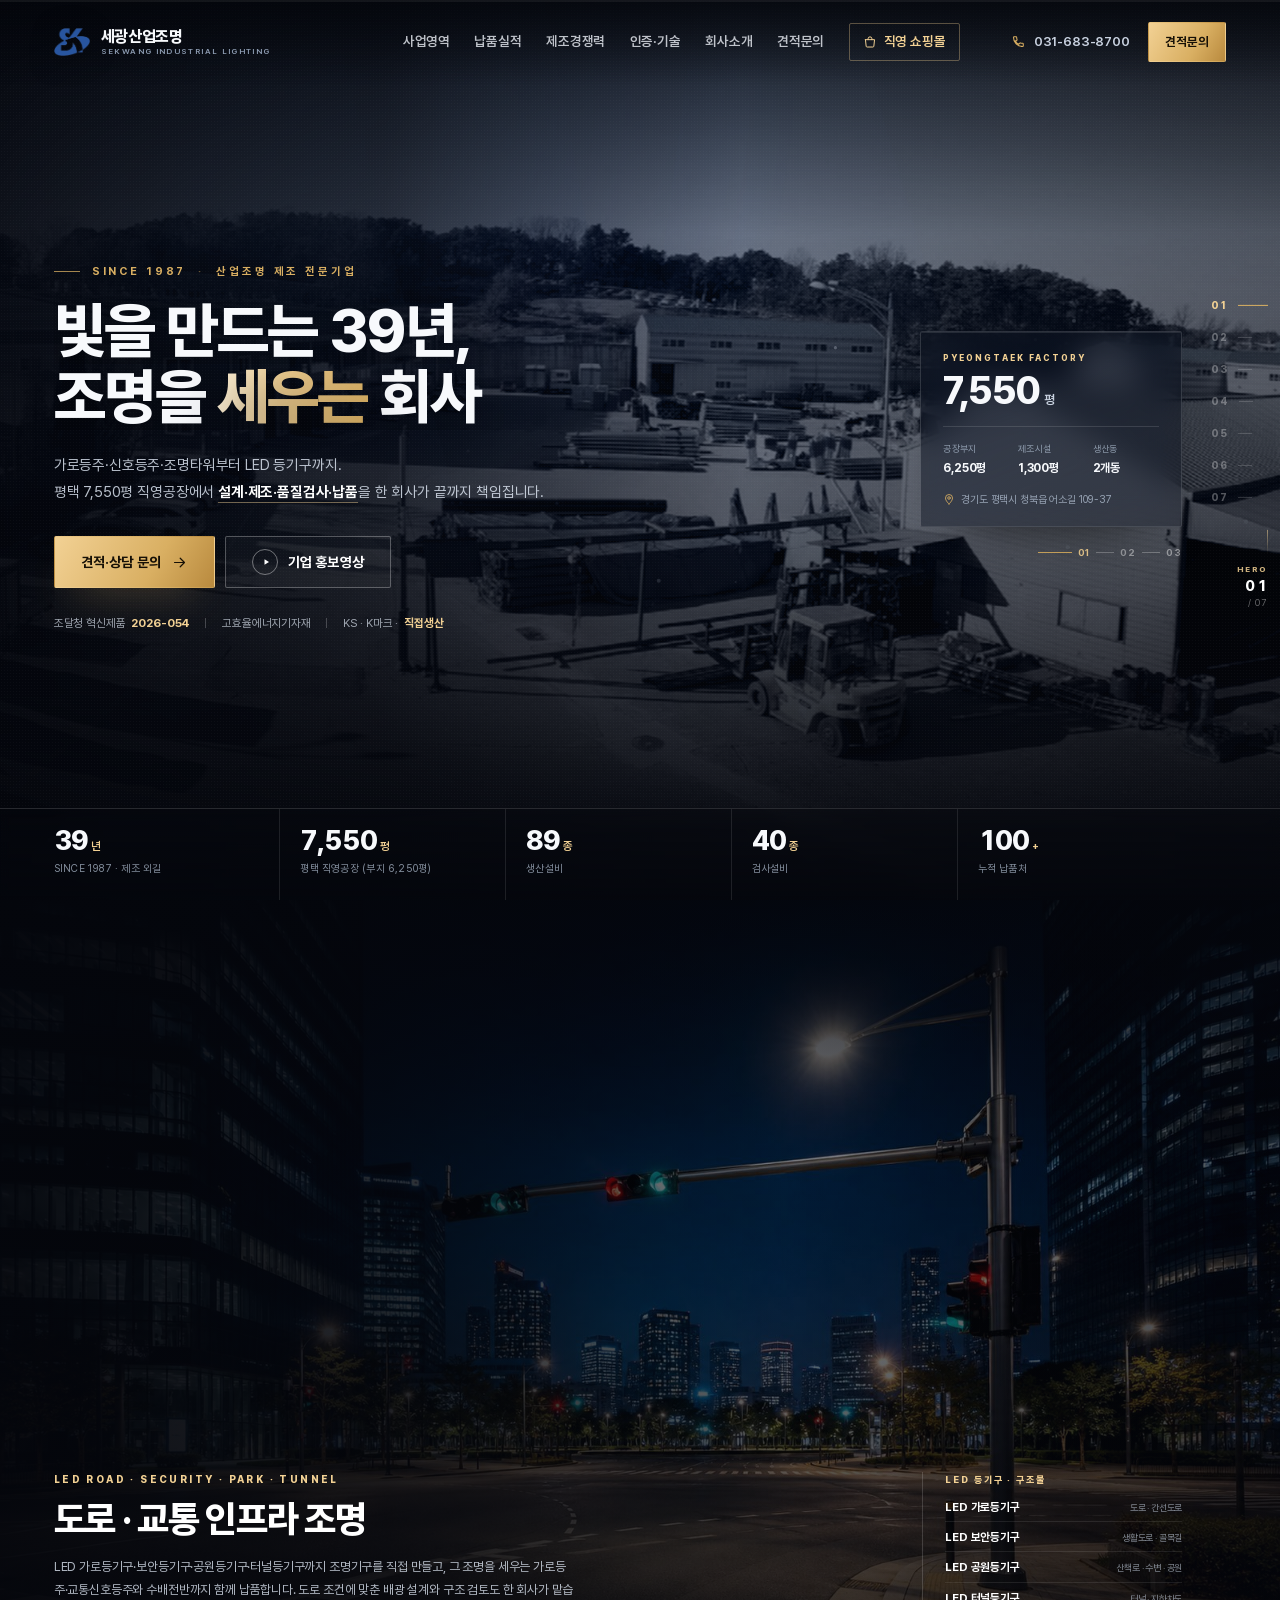
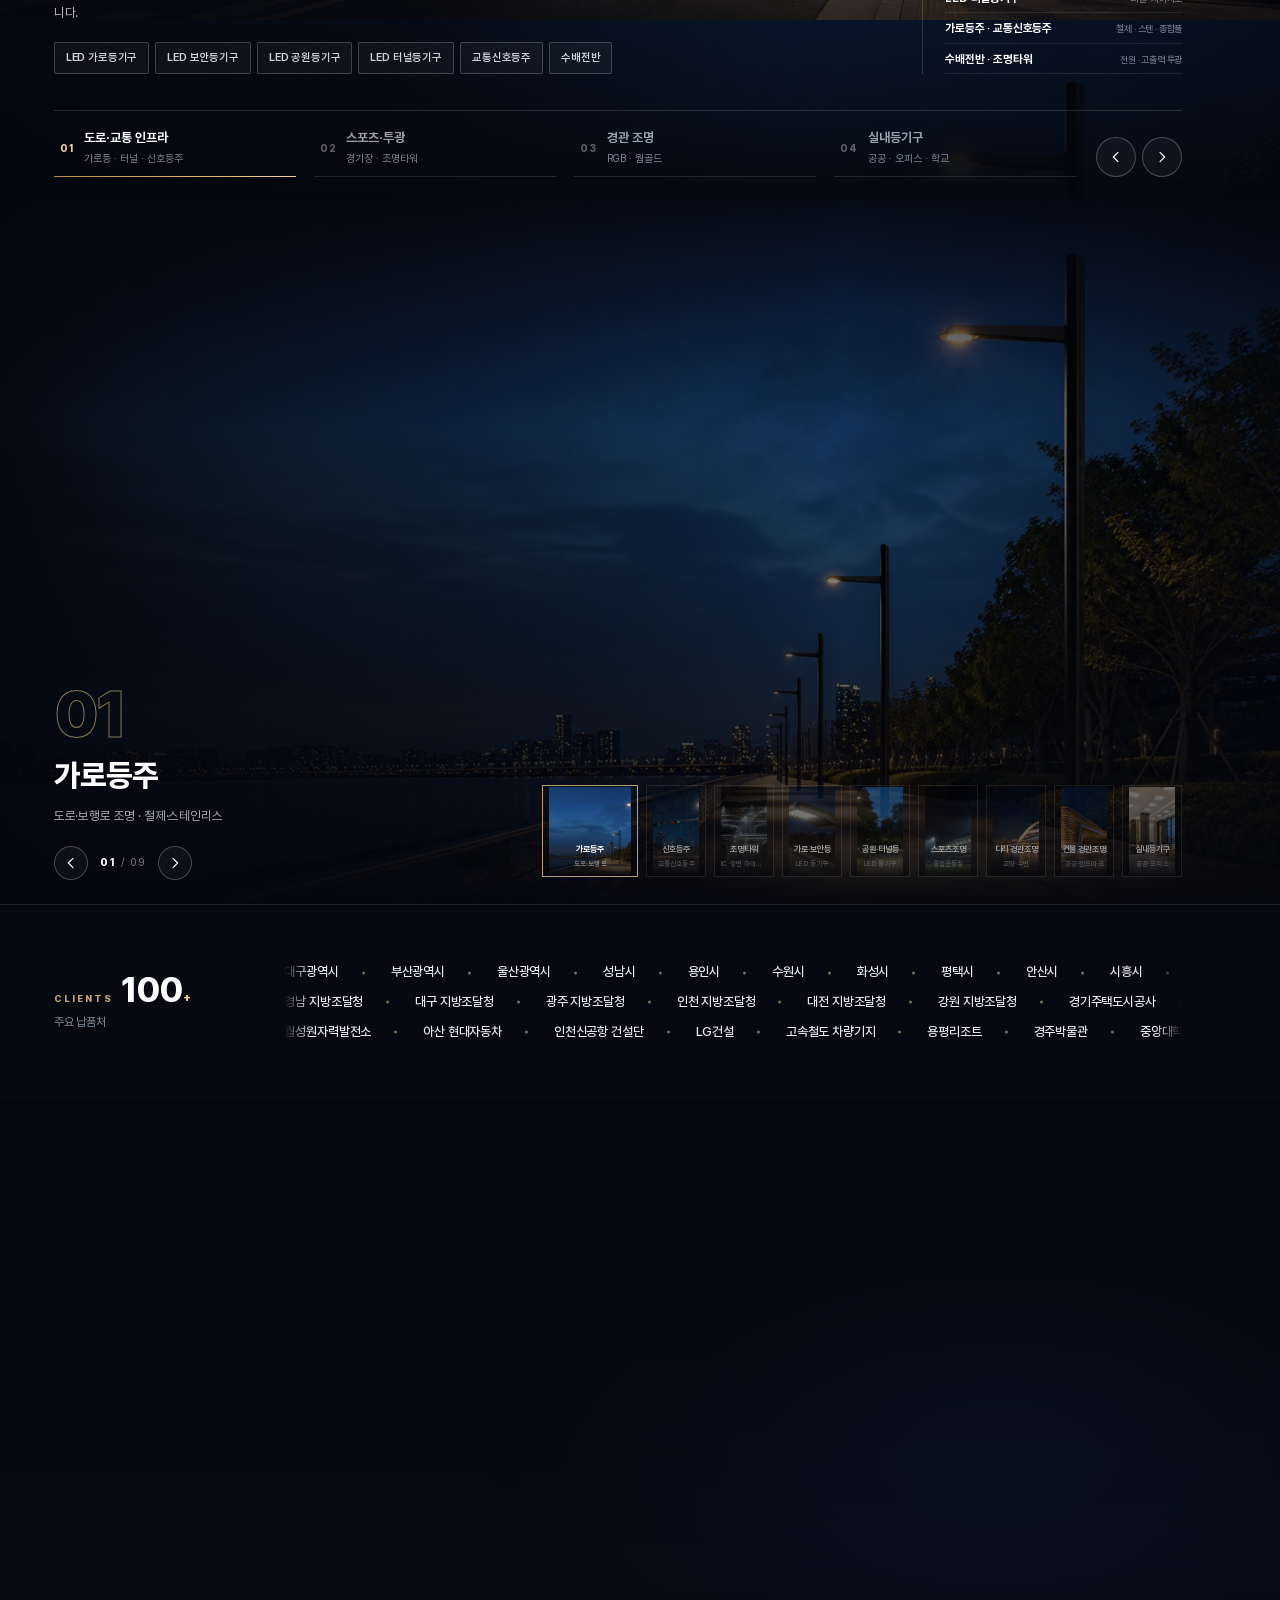
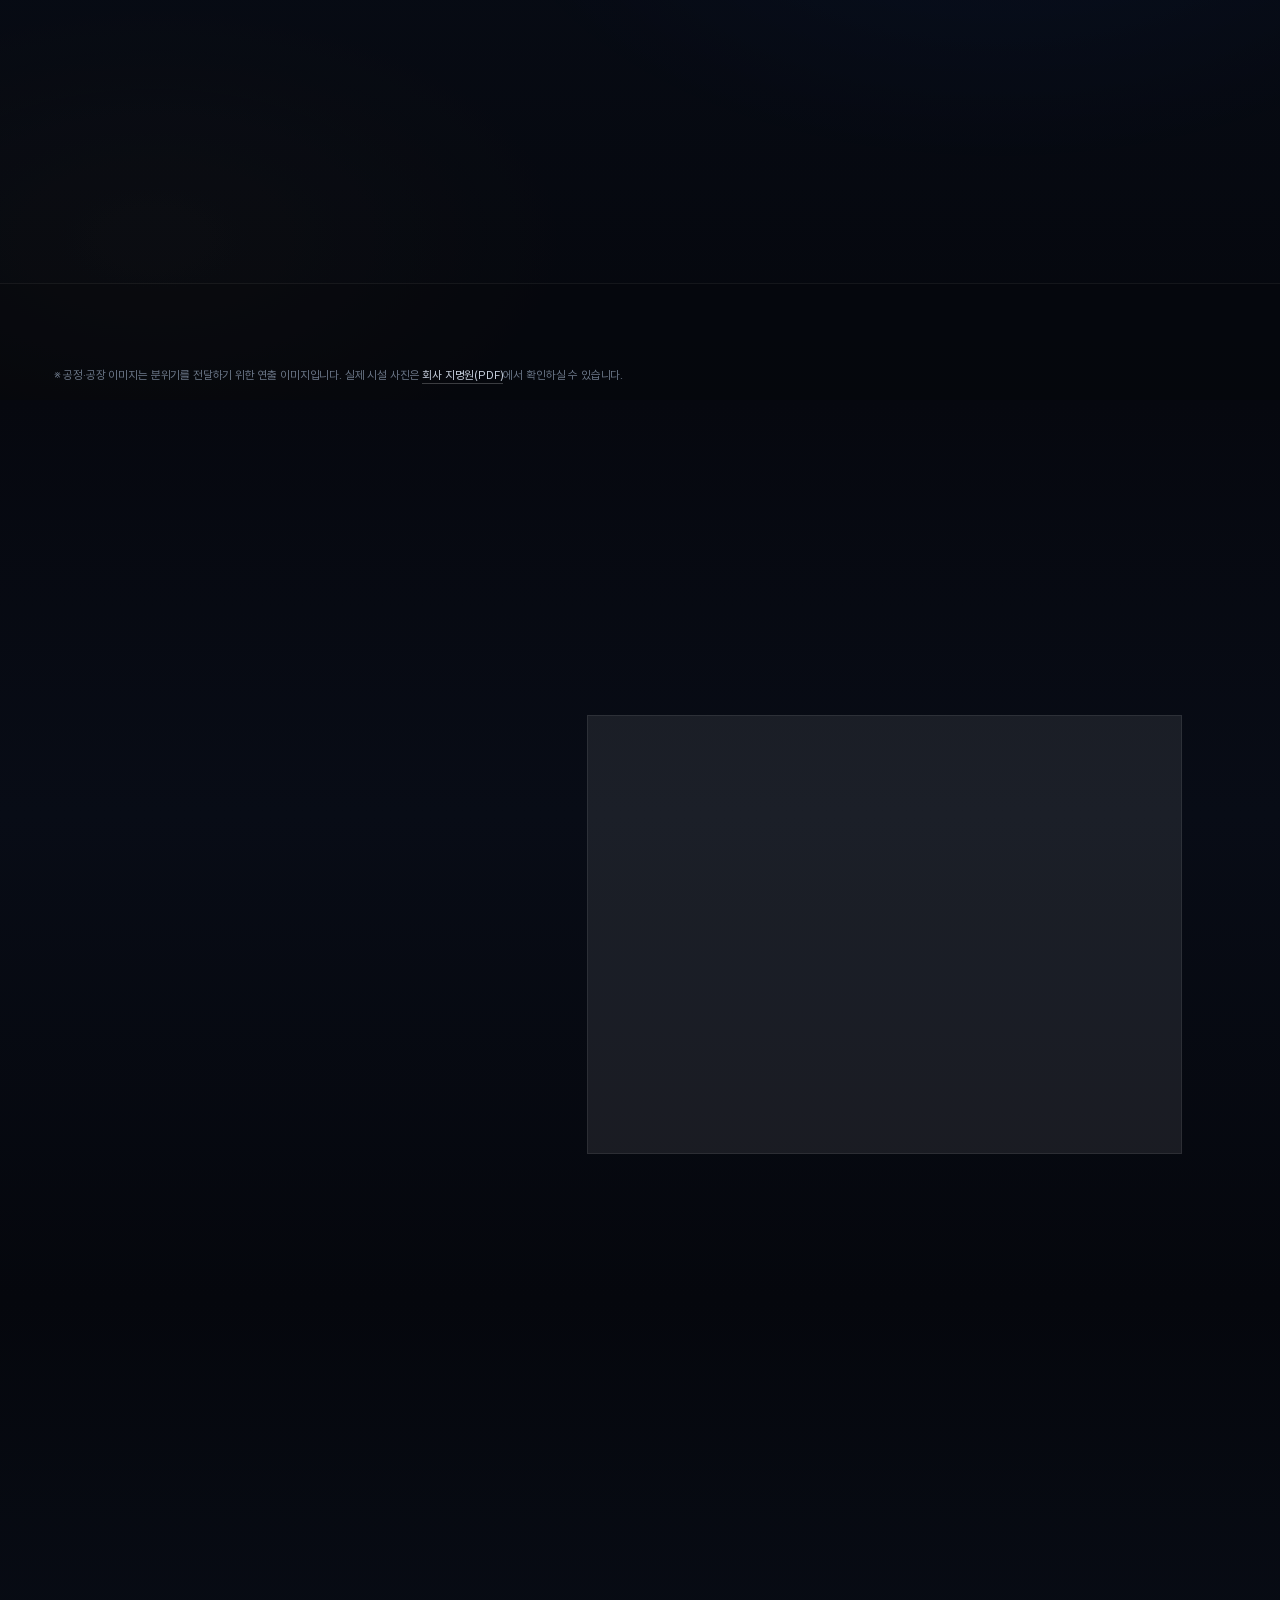
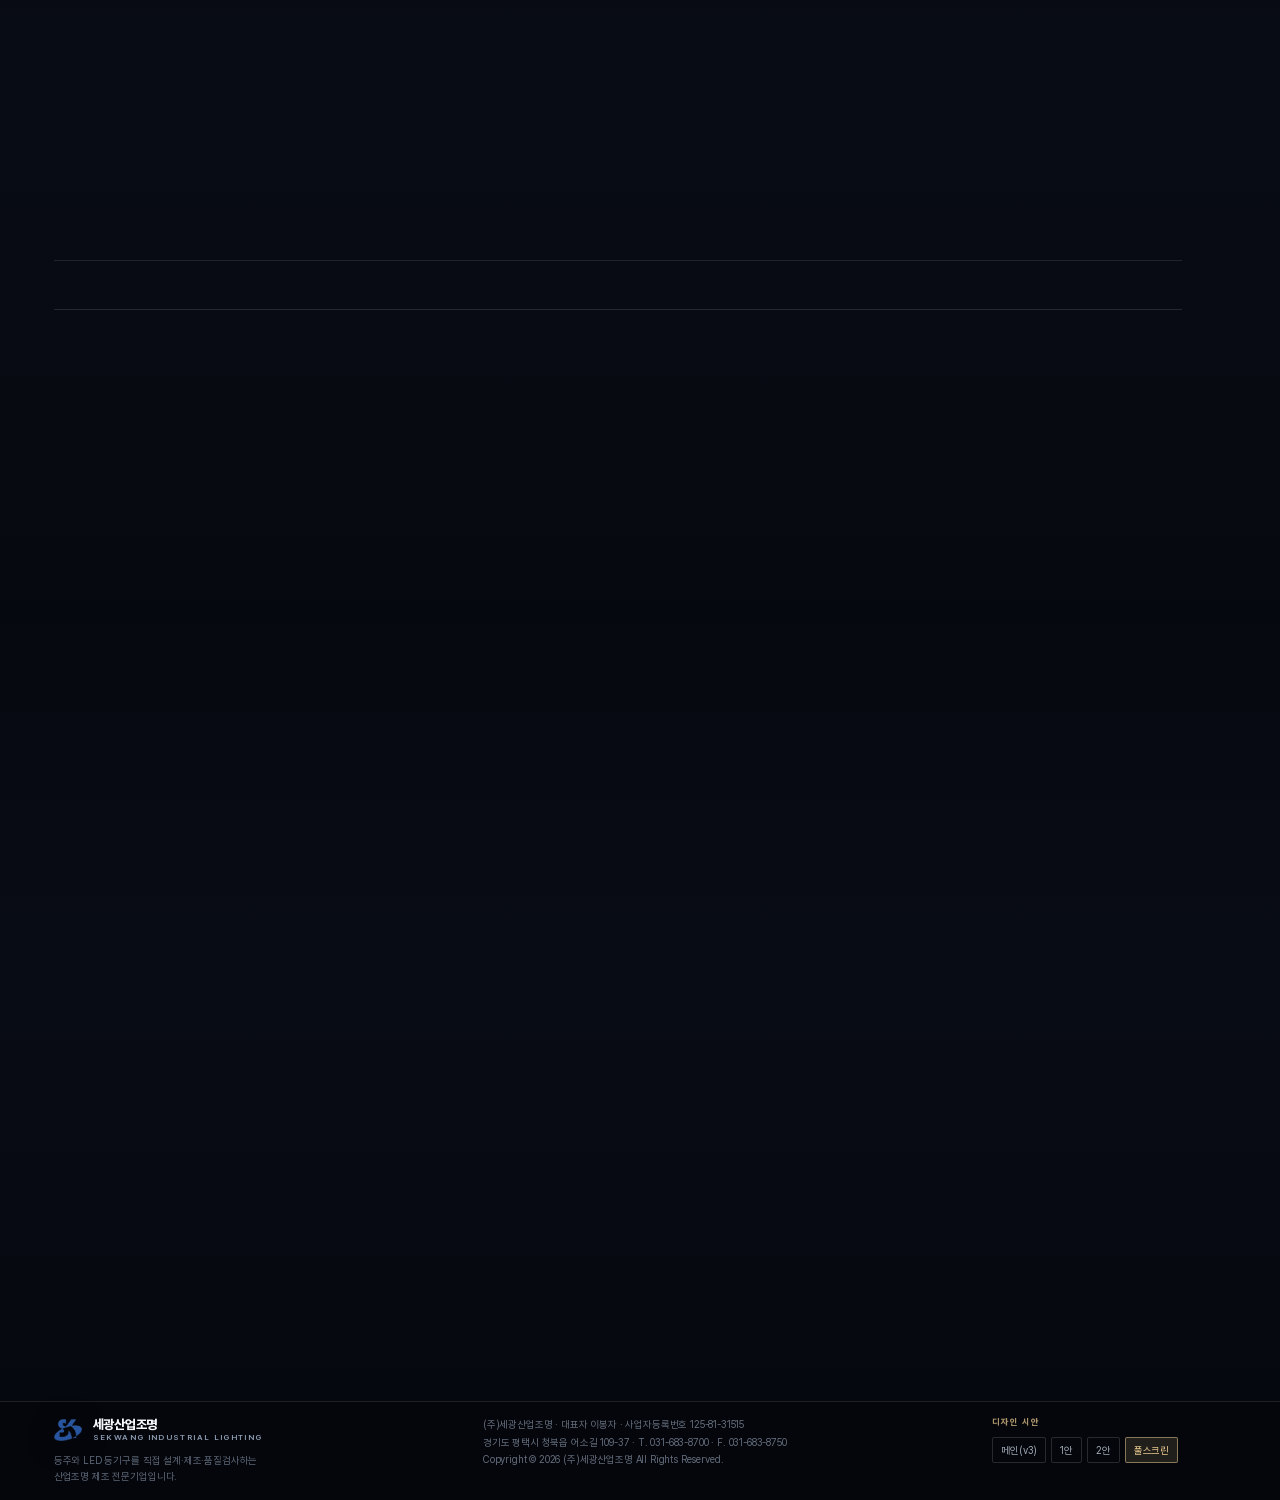
<file: full.html>
<!DOCTYPE html>
<html lang="ko">
<head>
<meta charset="utf-8">
<meta name="viewport" content="width=device-width, initial-scale=1">
<script>
/* 모바일·태블릿(1024px 미만)에서는 대표 메인(index.html)으로 바로 전환 — PC는 이 풀스크린 화면 유지 */
(function(){try{var w=document.documentElement.clientWidth||window.innerWidth;if(w<1024){location.replace("./"+location.search+location.hash);}}catch(e){}})();
</script>
<title>(주)세광산업조명 | 39년 산업조명 제조 전문기업 · 설계·제조·품질검사·납품 일괄</title>
<meta name="description" content="1987년 설립. 경기도 평택 7,550평 직영공장에서 가로등주·신호등주·조명타워와 LED 등기구를 직접 설계·제조·품질검사·납품하는 산업조명 제조 전문기업 (주)세광산업조명. 조달청 혁신제품(2026-054), 고효율에너지기자재, KS·K마크·직접생산 인증.">
<meta name="keywords" content="세광산업조명, 산업조명 제조기업, LED 조명 제조, 가로등주 제조, 조명타워, 신호등주, 수배전반, 혁신제품, 조달청, 고효율에너지기자재, 평택 조명공장">
<meta property="og:title" content="(주)세광산업조명 | 39년 산업조명 제조 전문기업">
<meta property="og:description" content="설계·제조·품질검사·납품을 한 회사가. 평택 7,550평 직영공장, 생산설비 89종·검사설비 40종.">
<meta property="og:type" content="website">
<meta property="og:image" content="https://ktttwmn5nd-stack.github.io/sklighting-site/assets/img/v3_signal.jpg">
<meta name="theme-color" content="#05070D">
<link rel="icon" href="assets/logo-mark.png" type="image/png">
<link rel="preload" href="assets/fonts/Pretendard-Regular.woff2" as="font" type="font/woff2" crossorigin>
<link rel="preload" href="assets/fonts/Pretendard-Bold.woff2" as="font" type="font/woff2" crossorigin>
<link rel="preload" as="image" href="assets/facility/factory-panorama.jpg">
<link rel="stylesheet" href="full-styles.css?v=6">
<script type="application/ld+json">
{
  "@context": "https://schema.org",
  "@type": "Organization",
  "name": "(주)세광산업조명",
  "alternateName": "SEKWANG INDUSTRIAL LIGHTING CO., LTD.",
  "url": "https://www.sklighting.com",
  "foundingDate": "1987",
  "email": "sklight2000@naver.com",
  "telephone": "+82-31-683-8700",
  "faxNumber": "+82-31-683-8750",
  "address": {
    "@type": "PostalAddress",
    "streetAddress": "경기도 평택시 청북읍 어소길 109-37",
    "addressLocality": "평택시",
    "addressRegion": "경기도",
    "addressCountry": "KR"
  },
  "description": "가로등주·신호등주·조명타워와 LED 등기구를 직접 설계·제조·품질검사·납품하는 산업조명 제조 전문기업"
}
</script>
</head>
<body class="full">
<a class="skip-link" href="#home">본문 바로가기</a>
<noscript><style>.rev{opacity:1!important;transform:none!important}.fdot__n{opacity:1!important}</style></noscript>

<!-- 상단 진행률 -->
<div class="fprog" aria-hidden="true"><span id="fprogBar"></span></div>

<!-- ============ HEADER ============ -->
<header class="fhd" id="fhd">
  <div class="fhd__in">
    <a class="fbrand" href="#home" data-goto="0" aria-label="세광산업조명 홈으로">
      <img class="fbrand__mk" src="assets/logo-mark.png" alt="">
      <span class="fbrand__tx">
        <strong>세광산업조명</strong>
        <span>SEKWANG INDUSTRIAL LIGHTING</span>
      </span>
    </a>

    <nav class="fnav" id="fnav" aria-label="주요 메뉴">
      <a href="#business" data-goto="1">사업영역</a>
      <a href="#case" data-goto="2">납품실적</a>
      <a href="#factory" data-goto="3">제조경쟁력</a>
      <a href="#cert" data-goto="4">인증·기술</a>
      <a href="#about" data-goto="5">회사소개</a>
      <a href="#contact" data-goto="6">견적문의</a>
      <a class="fnav__shop" href="https://skldesign.cafe24.com" target="_blank" rel="noopener noreferrer">
        <svg viewBox="0 0 24 24" aria-hidden="true"><path d="M4.2 8h15.6l-1.2 11.1a1.7 1.7 0 0 1-1.7 1.5H7.1a1.7 1.7 0 0 1-1.7-1.5L4.2 8Z"/><path d="M8.7 8V6.5a3.3 3.3 0 0 1 6.6 0V8"/></svg>
        직영 쇼핑몰
      </a>
    </nav>

    <div class="fhd__act">
      <a class="fhd__tel" href="tel:0316838700">
        <svg viewBox="0 0 24 24" aria-hidden="true"><path d="M6.6 10.8c1.2 2.4 3.2 4.4 5.6 5.6l1.9-1.9c.3-.3.7-.4 1-.2 1.1.4 2.3.6 3.5.6.6 0 1 .4 1 1V19c0 .6-.4 1-1 1C10.5 20 4 13.5 4 5.4c0-.6.4-1 1-1h3.1c.6 0 1 .4 1 1 0 1.2.2 2.4.6 3.5.1.4 0 .8-.2 1l-1.9 1.9Z"/></svg>
        <span>031-683-8700</span>
      </a>
      <a class="fbtn fbtn--gold fbtn--sm" href="#contact" data-goto="6">견적문의</a>
      <button class="fburger" id="fburger" type="button" aria-label="메뉴 열기" aria-expanded="false" aria-controls="fnav">
        <span></span><span></span><span></span>
      </button>
    </div>
  </div>
</header>

<!-- ============ SECTION NAV (dots) ============ -->
<nav class="fnavdots" id="fnavdots" aria-label="섹션 이동">
  <ol>
    <li><button type="button" class="fdot is-on" data-goto="0" aria-label="01 히어로"><span class="fdot__n">01</span><i aria-hidden="true"></i></button></li>
    <li><button type="button" class="fdot" data-goto="1" aria-label="02 사업영역"><span class="fdot__n">02</span><i aria-hidden="true"></i></button></li>
    <li><button type="button" class="fdot" data-goto="2" aria-label="03 납품실적"><span class="fdot__n">03</span><i aria-hidden="true"></i></button></li>
    <li><button type="button" class="fdot" data-goto="3" aria-label="04 제조경쟁력"><span class="fdot__n">04</span><i aria-hidden="true"></i></button></li>
    <li><button type="button" class="fdot" data-goto="4" aria-label="05 인증·기술"><span class="fdot__n">05</span><i aria-hidden="true"></i></button></li>
    <li><button type="button" class="fdot" data-goto="5" aria-label="06 회사소개"><span class="fdot__n">06</span><i aria-hidden="true"></i></button></li>
    <li><button type="button" class="fdot" data-goto="6" aria-label="07 견적문의·오시는 길"><span class="fdot__n">07</span><i aria-hidden="true"></i></button></li>
  </ol>
  <span class="fnavdots__pos" aria-hidden="true"><span class="fnavdots__lb" id="fsLb">HERO</span><b id="fsPos">01</b><span class="fnavdots__n">/ 07</span></span>
</nav>

<main id="main">

<!-- ================= 01 HERO ================= -->
<section class="pn pn--hero" id="home" data-panel="0">
  <div class="fhero__stage" aria-hidden="true">
    <figure class="fhero__s is-on"><img src="assets/facility/factory-panorama.jpg" alt="" width="2400" height="916" fetchpriority="high"></figure>
    <figure class="fhero__s"><img src="assets/facility/factory-aerial.jpg" alt="" width="1800" height="813"></figure>
    <figure class="fhero__s"><img src="assets/facility/building-1.jpg" alt="" width="1024" height="670"></figure>
  </div>
  <span class="fhero__tone" aria-hidden="true"></span>
  <canvas class="fhero__fx" id="fheroFx" aria-hidden="true"></canvas>
  <span class="fhero__glow" aria-hidden="true"></span>
  <span class="fhero__scrim" aria-hidden="true"></span>
  <span class="fhero__grain" aria-hidden="true"></span>

  <div class="pn__in fhero__in">
    <div class="fhero__copy">
      <p class="feyebrow rev" style="--i:0">SINCE 1987 <i>·</i> 산업조명 제조 전문기업</p>
      <h1 class="fhero__title">
        <span class="rev" style="--i:1"><span>빛을 만드는 39년,</span></span>
        <span class="rev" style="--i:2"><span>조명을 <em>세우는</em> 회사</span></span>
      </h1>
      <p class="fhero__sub rev" style="--i:3">
        가로등주·신호등주·조명타워부터 LED 등기구까지.<br>
        평택 7,550평 직영공장에서 <strong>설계·제조·품질검사·납품</strong>을 한 회사가 끝까지 책임집니다.
      </p>
      <div class="fhero__cta rev" style="--i:4">
        <a class="fbtn fbtn--gold" href="#contact" data-goto="6">견적·상담 문의
          <svg viewBox="0 0 24 24" aria-hidden="true"><path d="M5 12h13M13 6l6 6-6 6"/></svg>
        </a>
        <button class="fbtn fbtn--ghost" type="button" data-video="C8vakoHEk7M" aria-haspopup="dialog">
          <span class="fbtn__play" aria-hidden="true"><svg viewBox="0 0 24 24"><path d="M9 6.5v11l9-5.5-9-5.5Z"/></svg></span>
          기업 홍보영상
        </button>
      </div>
      <ul class="fhero__chips rev" style="--i:5">
        <li>조달청 혁신제품 <b>2026-054</b></li>
        <li>고효율에너지기자재</li>
        <li>KS · K마크 · <b>직접생산</b></li>
      </ul>
    </div>

    <aside class="fhero__aside rev" style="--i:3">
      <div class="fhero__card">
        <p class="fhero__card-k">PYEONGTAEK FACTORY</p>
        <p class="fhero__card-n">7,550<small>평</small></p>
        <ul class="fhero__card-meta">
          <li><span>공장부지</span><b>6,250평</b></li>
          <li><span>제조시설</span><b>1,300평</b></li>
          <li><span>생산동</span><b>2개동</b></li>
        </ul>
        <p class="fhero__card-foot">
          <svg viewBox="0 0 24 24" aria-hidden="true"><path d="M12 22s7-6.3 7-12a7 7 0 1 0-14 0c0 5.7 7 12 7 12Z"/><circle cx="12" cy="10" r="2.6"/></svg>
          경기도 평택시 청북읍 어소길 109-37
        </p>
      </div>
      <div class="fhero__ticks" id="fheroTicks" aria-label="배경 장면 선택">
        <button class="is-on" type="button" data-slide="0" aria-label="1. 평택 직영공장 전경"><i></i><span>01</span></button>
        <button type="button" data-slide="1" aria-label="2. 공장 부지 항공뷰"><i></i><span>02</span></button>
        <button type="button" data-slide="2" aria-label="3. 생산 1동"><i></i><span>03</span></button>
      </div>
    </aside>
  </div>

  <div class="fhero__foot">
    <div class="pn__in">
      <ul class="fmetrics">
        <li class="rev" style="--i:0"><p class="fmetrics__n"><b data-count="39">0</b><small>년</small></p><p class="fmetrics__k">SINCE 1987 · 제조 외길</p></li>
        <li class="rev" style="--i:1"><p class="fmetrics__n"><b data-count="7550">0</b><small>평</small></p><p class="fmetrics__k">평택 직영공장 (부지 6,250평)</p></li>
        <li class="rev" style="--i:2"><p class="fmetrics__n"><b data-count="89">0</b><small>종</small></p><p class="fmetrics__k">생산설비</p></li>
        <li class="rev" style="--i:3"><p class="fmetrics__n"><b data-count="40">0</b><small>종</small></p><p class="fmetrics__k">검사설비</p></li>
        <li class="rev" style="--i:4"><p class="fmetrics__n"><b data-count="100">0</b><small>+</small></p><p class="fmetrics__k">누적 납품처</p></li>
      </ul>
    </div>
  </div>

  <a class="fhero__scroll" href="#business" data-goto="1" aria-label="다음 섹션으로">
    <span>SCROLL</span><i aria-hidden="true"></i>
  </a>
</section>

<!-- ================= 02 BUSINESS ================= -->
<section class="pn pn--biz" id="business" data-panel="1">
  <div class="fbiz__stage" id="fbizStage">
    <article class="fslide is-on" data-slide="0" data-full="assets/img/v3_signal.jpg">
      <div class="fmox" data-mox data-interval="7000">
        <figure class="fmox__i is-on"><img src="assets/img/v3_signal.jpg" alt="현대적인 도심 대형 교차로의 통합 신호등주와 가로등 야경"></figure>
        <figure class="fmox__i"><img src="assets/img/v3_road_walk.jpg" alt="수변 보행로를 따라 이어지는 가로등주 조명" loading="lazy"></figure>
        <figure class="fmox__i"><img src="assets/img/v2_tunnel.jpg" alt="균일한 조도로 이어지는 고출력 터널등" loading="lazy"></figure>
      </div>
      <span class="fslide__shade" aria-hidden="true"></span>
    </article>
    <article class="fslide" data-slide="1" data-full="assets/img/v3_sports_stadium.jpg">
      <div class="fmox" data-mox data-interval="6400">
        <figure class="fmox__i is-on"><img src="assets/img/v2_sports_park.jpg" alt="종합스포츠타운 육상 트랙과 경기장 조명" loading="lazy"></figure>
        <figure class="fmox__i"><img src="assets/img/v3_sports_stadium.jpg" alt="조명타워로 환하게 밝힌 대형 축구장 스타디움 야경" loading="lazy"></figure>
      </div>
      <span class="fslide__shade" aria-hidden="true"></span>
    </article>
    <article class="fslide" data-slide="2" data-full="assets/img/v2_landscape_rgb.jpg">
      <div class="fmox" data-mox data-interval="6600">
        <figure class="fmox__i is-on"><img src="assets/img/v2_landscape_rgb.jpg" alt="화려한 RGB 컬러로 물든 교량과 수변 경관조명 야경" loading="lazy"></figure>
        <figure class="fmox__i"><img src="assets/img/v2_landscape_warm.jpg" alt="따뜻한 웜골드 빛으로 감싼 수변 공원과 아치 교량 야경" loading="lazy"></figure>
        <figure class="fmox__i"><img src="assets/img/v3_building.jpg" alt="웜골드 라인과 은은한 블루 라인이 흐르는 건축물 외벽 경관조명" loading="lazy"></figure>
      </div>
      <span class="fslide__shade" aria-hidden="true"></span>
    </article>
    <article class="fslide" data-slide="3" data-full="assets/img/v3_indoor_hall.jpg">
      <div class="fmox" data-mox data-interval="6800">
        <figure class="fmox__i is-on"><img src="assets/img/v3_indoor_panel.jpg" alt="LED 평판등과 라인조명으로 환하게 밝힌 공공청사 실내 공간" loading="lazy"></figure>
        <figure class="fmox__i"><img src="assets/img/v3_indoor_hall.jpg" alt="LED 다운라이트와 간접조명으로 연출한 실내 다목적 홀" loading="lazy"></figure>
      </div>
      <span class="fslide__shade" aria-hidden="true"></span>
    </article>
  </div>

  <div class="pn__in fbiz__in">
    <header class="fbiz__head">
      <p class="feyebrow feyebrow--light rev" style="--i:0">BUSINESS SCOPE</p>
      <h2 class="fhead fhead--light rev" style="--i:1">도로와 경기장,<br class="m-br"> 도시의 밤과 실내까지<br>네 개의 사업 영역</h2>
    </header>

    <div class="fbiz__body">
      <div class="fbiz__txt is-on" data-panel-txt="0">
        <p class="fbiz__k">LED ROAD · SECURITY · PARK · TUNNEL</p>
        <h3 class="fbiz__t">도로 · 교통 인프라 조명</h3>
        <p class="fbiz__d">LED 가로등기구·보안등기구·공원등기구·터널등기구까지 조명기구를 직접 만들고, 그 조명을 세우는 가로등주·교통신호등주와 수배전반까지 함께 납품합니다. 도로 조건에 맞춘 배광 설계와 구조 검토도 한 회사가 맡습니다.</p>
        <ul class="ftags"><li>LED 가로등기구</li><li>LED 보안등기구</li><li>LED 공원등기구</li><li>LED 터널등기구</li><li>교통신호등주</li><li>수배전반</li></ul>
      </div>
      <div class="fbiz__txt" data-panel-txt="1">
        <p class="fbiz__k">STADIUM · FLOODLIGHT</p>
        <h3 class="fbiz__t">대형 스포츠 · 투광 조명</h3>
        <p class="fbiz__d">대형 운동장과 경기장을 낮처럼 밝히는 고출력 스포츠 투광조명. 조명타워와 등기구를 함께 설계해 선수와 관중 모두 눈부심 없이 경기를 볼 수 있게 만듭니다.</p>
        <ul class="ftags"><li>종합운동장</li><li>축구·야구장</li><li>고출력 투광</li><li>조명타워</li></ul>
      </div>
      <div class="fbiz__txt" data-panel-txt="2">
        <p class="fbiz__k">LANDSCAPE · RGB &amp; WARM</p>
        <h3 class="fbiz__t">경관 조명</h3>
        <p class="fbiz__d">화려한 RGB 연출과 따뜻한 웜골드 톤을 현장에 맞춰 함께 씁니다. 교량·수변·건축물 외벽과 공원·광장까지, 조명제어시스템으로 밤의 표정을 만듭니다.</p>
        <ul class="ftags"><li>교량·수변</li><li>건축물 외벽</li><li>공원·광장</li><li>조명제어</li></ul>
      </div>
      <div class="fbiz__txt" data-panel-txt="3">
        <p class="fbiz__k">INDOOR · OFFICE &amp; PUBLIC</p>
        <h3 class="fbiz__t">실내등기구</h3>
        <p class="fbiz__d">공공청사·오피스·학교·상업·복합시설까지 실내 공간의 LED 등기구. 평판등·라인조명·다운라이트·주차장등을 공간 용도와 천장 조건에 맞춰 구성해 납품합니다.</p>
        <ul class="ftags"><li>공공청사·오피스</li><li>학교·강당</li><li>상업·복합시설</li><li>주차장·지하</li><li>평판·라인조명</li><li>다운라이트</li></ul>
      </div>

      <aside class="fbiz__incl is-on" data-panel-incl="0" aria-label="도로·교통 인프라에 포함되는 LED 등기구와 구조물">
        <p class="fbiz__incl-k">LED 등기구 · 구조물</p>
        <ul>
          <li><b>LED 가로등기구</b><span>도로 · 간선도로</span></li>
          <li><b>LED 보안등기구</b><span>생활도로 · 골목길</span></li>
          <li><b>LED 공원등기구</b><span>산책로 · 수변 · 공원</span></li>
          <li><b>LED 터널등기구</b><span>터널 · 지하차도</span></li>
          <li><b>가로등주 · 교통신호등주</b><span>철제 · 스텐 · 종합폴</span></li>
          <li><b>수배전반 · 조명타워</b><span>전원 · 고출력 투광</span></li>
        </ul>
      </aside>
    </div>

    <div class="fbiz__foot">
      <ol class="fbiz__tabs" id="fbizTabs">
        <li><button class="ftab is-on" type="button" data-slide="0" aria-selected="true"><span class="ftab__no">01</span><span class="ftab__tx"><b>도로·교통 인프라</b><span>가로등 · 터널 · 신호등주</span></span><i aria-hidden="true"></i></button></li>
        <li><button class="ftab" type="button" data-slide="1" aria-selected="false"><span class="ftab__no">02</span><span class="ftab__tx"><b>스포츠·투광</b><span>경기장 · 조명타워</span></span><i aria-hidden="true"></i></button></li>
        <li><button class="ftab" type="button" data-slide="2" aria-selected="false"><span class="ftab__no">03</span><span class="ftab__tx"><b>경관 조명</b><span>RGB · 웜골드</span></span><i aria-hidden="true"></i></button></li>
        <li><button class="ftab" type="button" data-slide="3" aria-selected="false"><span class="ftab__no">04</span><span class="ftab__tx"><b>실내등기구</b><span>공공 · 오피스 · 학교</span></span><i aria-hidden="true"></i></button></li>
      </ol>
      <div class="fbiz__arrows">
        <button type="button" class="farrow" id="fbizPrev" aria-label="이전 사업영역"><svg viewBox="0 0 24 24" aria-hidden="true"><path d="M15 5l-7 7 7 7"/></svg></button>
        <button type="button" class="farrow" id="fbizNext" aria-label="다음 사업영역"><svg viewBox="0 0 24 24" aria-hidden="true"><path d="M9 5l7 7-7 7"/></svg></button>
      </div>
    </div>
  </div>
</section>

<!-- ================= 03 REFERENCE ================= -->
<section class="pn pn--case" id="case" data-panel="2">
  <div class="fcase__stage" id="fcaseStage">
    <article class="fcase__item is-on" data-slide="0"><img src="assets/img/v3_steel_pole.jpg" alt="수변 보행로를 따라 이어지는 가로등주와 보행등 야경" fetchpriority="high"><span class="fcase__shade" aria-hidden="true"></span></article>
    <article class="fcase__item" data-slide="1"><img src="assets/img/v3_signal.jpg" alt="도심 대형 교차로의 통합 교통신호등주와 도로조명 야경" loading="lazy"><span class="fcase__shade" aria-hidden="true"></span></article>
    <article class="fcase__item" data-slide="2"><img src="assets/img/v3_mast.jpg" alt="고속도로 분기점을 비추는 초대형 하이마스트 조명타워 야경" loading="lazy"><span class="fcase__shade" aria-hidden="true"></span></article>
    <article class="fcase__item" data-slide="3"><img src="assets/img/v3_led_street.jpg" alt="간선도로를 밝히는 고효율 LED 가로등기구 헤드 클로즈업" loading="lazy"><span class="fcase__shade" aria-hidden="true"></span></article>
    <article class="fcase__item" data-slide="4"><img src="assets/img/v3_led_park.jpg" alt="공원 산책로를 밝히는 LED 공원등기구" loading="lazy"><span class="fcase__shade" aria-hidden="true"></span></article>
    <article class="fcase__item" data-slide="5"><img src="assets/img/v3_sports_stadium.jpg" alt="조명타워로 환하게 밝힌 대형 축구장 스타디움" loading="lazy"><span class="fcase__shade" aria-hidden="true"></span></article>
    <article class="fcase__item" data-slide="6"><img src="assets/img/v2_landscape_rgb.jpg" alt="RGB 컬러 연출로 물든 교량 경관조명 야경" loading="lazy"><span class="fcase__shade" aria-hidden="true"></span></article>
    <article class="fcase__item" data-slide="7"><img src="assets/img/v3_building.jpg" alt="웜골드 라인과 블루 라인이 흐르는 공공건축물 외벽 경관조명" loading="lazy"><span class="fcase__shade" aria-hidden="true"></span></article>
    <article class="fcase__item" data-slide="8"><img src="assets/img/v3_indoor_panel.jpg" alt="LED 평판등과 라인조명으로 환하게 밝힌 공공청사 실내" loading="lazy"><span class="fcase__shade" aria-hidden="true"></span></article>
  </div>

  <div class="pn__in fcase__in">
    <header class="fcase__head">
      <p class="feyebrow feyebrow--light rev" style="--i:0">PROJECT &amp; REFERENCE</p>
      <h2 class="fhead fhead--light rev" style="--i:1">현장에서 빛이 되는 순간</h2>
    </header>

    <div class="fcase__body">
      <div class="fcase__cap">
        <span class="fcase__no" id="fcaseNo">01</span>
        <h3 class="fcase__t" id="fcaseT">가로등주</h3>
        <p class="fcase__c" id="fcaseC">도로·보행로 조명 · 철제·스테인리스</p>
        <div class="fcase__ctrl">
          <button type="button" class="farrow" id="fcasePrev" aria-label="이전 납품 현장"><svg viewBox="0 0 24 24" aria-hidden="true"><path d="M15 5l-7 7 7 7"/></svg></button>
          <span class="fcase__count"><b id="fcasePos">01</b> / 09</span>
          <button type="button" class="farrow" id="fcaseNext" aria-label="다음 납품 현장"><svg viewBox="0 0 24 24" aria-hidden="true"><path d="M9 5l7 7-7 7"/></svg></button>
        </div>
      </div>

      <ul class="fcase__rail" id="fcaseRail">
        <li><button class="fcase__th is-on" type="button" data-slide="0"><img src="assets/img/v3_steel_pole.jpg" alt="" loading="lazy"><span><b>가로등주</b><i>도로·보행로</i></span></button></li>
        <li><button class="fcase__th" type="button" data-slide="1"><img src="assets/img/v3_signal.jpg" alt="" loading="lazy"><span><b>신호등주</b><i>교통신호등주</i></span></button></li>
        <li><button class="fcase__th" type="button" data-slide="2"><img src="assets/img/v3_mast.jpg" alt="" loading="lazy"><span><b>조명타워</b><i>IC·항만 하이마스트</i></span></button></li>
        <li><button class="fcase__th" type="button" data-slide="3"><img src="assets/img/v3_led_street.jpg" alt="" loading="lazy"><span><b>가로·보안등</b><i>LED 등기구</i></span></button></li>
        <li><button class="fcase__th" type="button" data-slide="4"><img src="assets/img/v3_led_park.jpg" alt="" loading="lazy"><span><b>공원·터널등</b><i>LED 등기구</i></span></button></li>
        <li><button class="fcase__th" type="button" data-slide="5"><img src="assets/img/v3_sports_stadium.jpg" alt="" loading="lazy"><span><b>스포츠조명</b><i>종합운동장</i></span></button></li>
        <li><button class="fcase__th" type="button" data-slide="6"><img src="assets/img/v2_landscape_rgb.jpg" alt="" loading="lazy"><span><b>다리 경관조명</b><i>교량·수변</i></span></button></li>
        <li><button class="fcase__th" type="button" data-slide="7"><img src="assets/img/v3_building.jpg" alt="" loading="lazy"><span><b>건물 경관조명</b><i>공공·랜드마크</i></span></button></li>
        <li><button class="fcase__th" type="button" data-slide="8"><img src="assets/img/v3_indoor_panel.jpg" alt="" loading="lazy"><span><b>실내등기구</b><i>공공·오피스</i></span></button></li>
      </ul>
    </div>
  </div>

  <div class="fcase__band">
    <div class="pn__in fcase__band-in">
      <div class="fcase__band-h">
        <p class="fcase__band-k">CLIENTS <b>100<small>+</small></b></p>
        <p class="fcase__band-t">주요 납품처</p>
      </div>
      <div class="fmarquee" aria-label="주요 납품처 목록">
        <div class="fmarquee__row">
          <ul class="fmarquee__list">
            <li>대구광역시</li><li>부산광역시</li><li>울산광역시</li><li>성남시</li><li>용인시</li><li>수원시</li><li>화성시</li><li>평택시</li><li>안산시</li><li>시흥시</li><li>부천시</li><li>오산시</li><li>안성시</li><li>포항시</li><li>경주시</li><li>김해시</li><li>창원시</li><li>진주시</li><li>원주시</li><li>제주시</li><li>서귀포시</li><li>외 다수</li>
          </ul>
          <ul class="fmarquee__list" aria-hidden="true">
            <li>대구광역시</li><li>부산광역시</li><li>울산광역시</li><li>성남시</li><li>용인시</li><li>수원시</li><li>화성시</li><li>평택시</li><li>안산시</li><li>시흥시</li><li>부천시</li><li>오산시</li><li>안성시</li><li>포항시</li><li>경주시</li><li>김해시</li><li>창원시</li><li>진주시</li><li>원주시</li><li>제주시</li><li>서귀포시</li><li>외 다수</li>
          </ul>
        </div>
        <div class="fmarquee__row fmarquee__row--rev">
          <ul class="fmarquee__list">
            <li>경남 지방조달청</li><li>대구 지방조달청</li><li>광주 지방조달청</li><li>인천 지방조달청</li><li>대전 지방조달청</li><li>강원 지방조달청</li><li>경기주택도시공사</li><li>경기도 건설본부</li><li>경남도시개발공사</li><li>서울시 서대문구청</li><li>동대문구청</li><li>관악구청</li><li>용산구청</li><li>해운대구청</li><li>서울 상수도사업본부</li><li>농심 메가마트</li>
          </ul>
          <ul class="fmarquee__list" aria-hidden="true">
            <li>경남 지방조달청</li><li>대구 지방조달청</li><li>광주 지방조달청</li><li>인천 지방조달청</li><li>대전 지방조달청</li><li>강원 지방조달청</li><li>경기주택도시공사</li><li>경기도 건설본부</li><li>경남도시개발공사</li><li>서울시 서대문구청</li><li>동대문구청</li><li>관악구청</li><li>용산구청</li><li>해운대구청</li><li>서울 상수도사업본부</li><li>농심 메가마트</li>
          </ul>
        </div>
        <div class="fmarquee__row">
          <ul class="fmarquee__list">
            <li>월성원자력발전소</li><li>아산 현대자동차</li><li>인천신공항 건설단</li><li>LG건설</li><li>고속철도 차량기지</li><li>용평리조트</li><li>경주박물관</li><li>중앙대학교</li><li>홍익대학교</li><li>한성대학교</li><li>평택대학교</li><li>한경대학교</li><li>순천향대학교</li>
          </ul>
          <ul class="fmarquee__list" aria-hidden="true">
            <li>월성원자력발전소</li><li>아산 현대자동차</li><li>인천신공항 건설단</li><li>LG건설</li><li>고속철도 차량기지</li><li>용평리조트</li><li>경주박물관</li><li>중앙대학교</li><li>홍익대학교</li><li>한성대학교</li><li>평택대학교</li><li>한경대학교</li><li>순천향대학교</li>
          </ul>
        </div>
      </div>
    </div>
  </div>
</section>

<!-- ================= 04 MANUFACTURING ================= -->
<section class="pn pn--mfg" id="factory" data-panel="3">
  <span class="fmfg__bg" aria-hidden="true"></span>
  <div class="pn__in fmfg__in">
    <div class="fmfg__left">
      <p class="feyebrow rev" style="--i:0">MANUFACTURING SYSTEM</p>
      <h2 class="fhead rev" style="--i:1">설계부터 품질검사·납품까지,<br>한&nbsp;회사 안에서 끝냅니다</h2>
      <p class="fdesc rev" style="--i:2">
        조명기구와 그 구조물을 함께 만드는 회사는 많지 않습니다.
        세광산업조명은 기업부설연구소의 설계, 생산 1·2동의 제작,
        자체 품질시험실의 검사, 현장 납품까지 한 라인에서 책임집니다.
      </p>

      <ol class="fstages" id="fstages">
        <li class="rev" style="--i:3">
          <button class="fstage is-on" type="button" data-stage="0" aria-selected="true">
            <span class="fstage__no">01</span>
            <span class="fstage__tx">
              <span class="fstage__k">DESIGN · 설계</span>
              <span class="fstage__t">현장에 맞춰 설계합니다</span>
            </span>
            <span class="fstage__bar" aria-hidden="true"><i></i></span>
          </button>
        </li>
        <li class="rev" style="--i:4">
          <button class="fstage" type="button" data-stage="1" aria-selected="false">
            <span class="fstage__no">02</span>
            <span class="fstage__tx">
              <span class="fstage__k">PRODUCTION · 생산</span>
              <span class="fstage__t">89종 설비로 직접 만듭니다</span>
            </span>
            <span class="fstage__bar" aria-hidden="true"><i></i></span>
          </button>
        </li>
        <li class="rev" style="--i:5">
          <button class="fstage" type="button" data-stage="2" aria-selected="false">
            <span class="fstage__no">03</span>
            <span class="fstage__tx">
              <span class="fstage__k">QUALITY &amp; SUPPLY · 품질·납품</span>
              <span class="fstage__t">검사하고, 현장에 납품합니다</span>
            </span>
            <span class="fstage__bar" aria-hidden="true"><i></i></span>
          </button>
        </li>
      </ol>
    </div>

    <div class="fmfg__right rev" style="--i:2">
      <div class="fmfg__media">
        <div class="fmox" data-mox data-interval="3600">
          <figure class="fmox__i is-on"><img src="assets/img/v3_design_a.jpg" alt="야간 설계실에서 도로조명 배광과 등주 구조를 검토하는 모습"></figure>
          <figure class="fmox__i"><img src="assets/img/v3_design_b.jpg" alt="가로등주 도면과 배광 곡선, 정밀 측정 도구" loading="lazy"></figure>
        </div>
        <div class="fmox" data-mox data-interval="3600" hidden>
          <figure class="fmox__i is-on"><img src="assets/img/v3_prod_a.jpg" alt="자동화 용접 라인에서 강관·지주를 제작하는 야간 생산동" loading="lazy"></figure>
          <figure class="fmox__i"><img src="assets/img/v3_prod_b.jpg" alt="절곡기로 테이퍼 가로등주를 성형하는 모습" loading="lazy"></figure>
        </div>
        <div class="fmox" data-mox data-interval="3600" hidden>
          <figure class="fmox__i is-on"><img src="assets/img/v3_quality_a.jpg" alt="배광·광도 정밀 검사실의 적분구 시험 설비" loading="lazy"></figure>
          <figure class="fmox__i"><img src="assets/img/v3_fac_logistics.jpg" alt="플러드라이트 아래 정렬된 자재와 출고 대기 중인 등주 — 물류·납품 야적장" loading="lazy"></figure>
        </div>
        <span class="fmfg__tag"><b>PYEONGTAEK</b> 직영공장 · 7,550평</span>
        <span class="fmfg__scan" aria-hidden="true"></span>
        <div class="fmfg__cap">
          <p class="fmfg__cap-k" id="fmfgK">DESIGN · 연구소</p>
          <p class="fmfg__cap-c" id="fmfgC">기업부설연구소와 설계부가 배광·구조·도면을 직접 설계합니다. 도로 조건과 시방서 요구까지 반영해 제작 도면을 만듭니다.</p>
        </div>
      </div>
    </div>
  </div>

  <div class="fmfg__foot">
    <div class="pn__in">
      <ul class="fstats">
        <li class="rev" style="--i:0"><span>전체 면적</span><b>7,550<small>평</small></b></li>
        <li class="rev" style="--i:1"><span>공장부지</span><b>6,250<small>평</small></b></li>
        <li class="rev" style="--i:2"><span>제조시설</span><b>1,300<small>평</small></b></li>
        <li class="rev" style="--i:3"><span>생산동</span><b>2<small>개동</small></b></li>
        <li class="rev" style="--i:4"><span>제조설비</span><b>89<small>종</small></b></li>
        <li class="rev" style="--i:5"><span>검사설비</span><b>40<small>종</small></b></li>
      </ul>
      <p class="ffoot-note">※ 공정·공장 이미지는 분위기를 전달하기 위한 연출 이미지입니다. 실제 시설 사진은 <a class="flink" href="assets/docs/sekwang-profile-2026-04.pdf" download>회사 지명원(PDF)</a>에서 확인하실 수 있습니다.</p>
    </div>
  </div>
</section>

<!-- ================= 05 CERTIFICATION ================= -->
<section class="pn pn--cert" id="cert" data-panel="4">
  <div class="pn__in fcert__in">
    <header class="fcert__head">
      <div>
        <p class="feyebrow rev" style="--i:0">CERTIFICATION &amp; TECHNOLOGY</p>
        <h2 class="fhead rev" style="--i:1">인증으로 증명하는<br>제조 역량</h2>
      </div>
      <p class="fdesc fdesc--right rev" style="--i:2">
        혁신제품 지정과 KS·K마크, 고효율에너지기자재, 환경표지, 직접생산확인, 장애인표준사업장까지.
        제품과 공장, 품질·납품 역량을 함께 인정받았습니다.
      </p>
    </header>

    <div class="fcert__grid">
      <article class="finnov rev" style="--i:2" data-full="assets/cert/innov-2026-054.jpg">
        <div class="finnov__top">
          <div class="finnov__tags">
            <span class="finnov__badge">조달청 혁신제품</span>
            <span class="finnov__badge finnov__badge--mand">의무구매 대상</span>
            <span class="finnov__badge finnov__badge--std">장애인표준사업장</span>
          </div>
          <p class="finnov__no">2026-054</p>
        </div>
        <div class="finnov__body">
          <figure class="finnov__cert"><img src="assets/cert/innov-2026-054.jpg" alt="혁신제품 지정 인증서 2026-054" loading="lazy"></figure>
          <div class="finnov__txt">
            <h3>절연링을 이용한 간극 결합구조의<br>알루미늄형 감전예방 가로등주</h3>
            <p>39년간 쌓아온 등주 제조 기술이 감전 위험을 구조로 줄인 제품으로 인정받았습니다.</p>
            <p class="finnov__date">지정 유효기간 2026.03.20 ~ 2029.03.19</p>
          </div>
        </div>
        <ul class="finnov__ben">
          <li><b>수의계약</b><span>혁신제품·장애인표준사업장 모두 · 국가계약법 26조·지방계약법 25조</span></li>
          <li><b>의무구매</b><span>공공기관 물품구매액 1% 이상 구매목표·기관평가 반영 · 조달사업법 27조</span></li>
          <li><b>우선구매</b><span>장애인표준사업장 생산품 · 장애인고용법 제22조의4 · 인증 제2019-037호</span></li>
          <li><b>구매면책</b><span>구매 책임자는 고의·중대한 과실이 입증되지 않는 한 책임을 지지 않습니다</span></li>
          <li><b>지정기간 3년</b><span>최초 3년 후 1차(1년)·2차(2년) 연장 신청 가능</span></li>
        </ul>
      </article>

      <ul class="fcerts">
        <li class="fcc rev" style="--i:2">
          <figure class="fcc__m"><img src="assets/cert/eff_dc200.png" alt="고효율에너지기자재 인증서" loading="lazy"></figure>
          <div class="fcc__tx"><b>고효율에너지기자재</b><span>한국에너지공단</span><p>공장등·가로등 · 최대 광효율 147.6 lm/W</p></div>
        </li>
        <li class="fcc rev" style="--i:3">
          <figure class="fcc__m"><img src="assets/cert/ks-16-0035.jpg" alt="KS 제품인증서 제16-0035호" loading="lazy"></figure>
          <div class="fcc__tx"><b>KS 제품인증</b><span>제16-0035호</span><p>LED 가로등·보안등 · 테이퍼 철제 가로등주 · LED 투광등 · 터널등</p></div>
        </li>
        <li class="fcc rev" style="--i:4">
          <figure class="fcc__m"><img src="assets/cert/kmark.jpg" alt="K마크 성능인증서" loading="lazy"></figure>
          <div class="fcc__tx"><b>K마크 성능인증</b><p>철재·스테인리스 가로등주 · LED 가로등·보안등 · 교통신호등주</p></div>
        </li>
        <li class="fcc rev" style="--i:5">
          <figure class="fcc__m"><img src="assets/cert/env_17796.png" alt="환경표지 인증서 제17796호" loading="lazy"></figure>
          <div class="fcc__tx"><b>환경표지 인증</b><span>제17796호</span><p>EL210 LED 등기구 · 2024.11.14~2027.11.13</p></div>
        </li>
        <li class="fcc rev" style="--i:3">
          <figure class="fcc__m"><img src="assets/cert/direct-production.jpg" alt="직접생산확인증명서" loading="lazy"></figure>
          <div class="fcc__tx"><b>직접생산확인</b><span>중소벤처기업부</span><p>옥외조명설비공사 · 교통통제장비 · 금속기둥 외</p></div>
        </li>
        <li class="fcc rev" style="--i:4">
          <figure class="fcc__m"><img src="assets/cert/gg-design-1.jpg" alt="경기도 공공시설물 우수디자인 인증서" loading="lazy"></figure>
          <div class="fcc__tx"><b>경기도 우수디자인</b><span>DESIGN-25-37</span><p>가로등 디자인 · 2025.08.01~2027.07.31 (2년)</p></div>
        </li>
        <li class="fcc rev" style="--i:5">
          <figure class="fcc__m"><img src="assets/cert/group-standard.jpg" alt="단체표준 인증서" loading="lazy"></figure>
          <div class="fcc__tx"><b>단체표준 인증</b><span>조명조합</span><p>조명타워 · 도로조명기구</p></div>
        </li>
        <li class="fcert__more rev" style="--i:6">
          <p class="fcert__more-k">CERTIFICATE ARCHIVE</p>
          <b>인증서 원본 · 인허가<br>지명원에서 확인
            <svg viewBox="0 0 24 24" aria-hidden="true"><path d="M12 4v11M7 11l5 5 5-5M5 20h14"/></svg>
          </b>
          <a class="fcc__lnk" href="assets/docs/sekwang-profile-2026-04.pdf" download><span>회사 지명원 PDF (24P)</span></a>
        </li>
      </ul>
    </div>

    <ul class="ftech rev" style="--i:3">
      <li><b>기업부설연구소</b><span>자체 설계·개발</span></li>
      <li><b>Inno-Biz A등급</b><span>2025.08~2028.08</span></li>
      <li><b>Main-Biz</b><span>2024.05~2027.05</span></li>
      <li><b>산업디자인전문회사</b><span>제02866호</span></li>
      <li><b>ISO 9001·14001</b><span>품질·환경경영</span></li>
      <li><b>G-PASS · 전기공사업</b><span>공공조달·납품 역량</span></li>
      <li><b>기술개발제품</b><span>시범구매 선정 · 특허 보유</span></li>
    </ul>
  </div>
</section>

<!-- ================= 06 COMPANY ================= -->
<section class="pn pn--about" id="about" data-panel="5">
  <div class="pn__in fabout__in">
    <header class="fabout__head">
      <p class="feyebrow rev" style="--i:0">COMPANY</p>
      <h2 class="fhead rev" style="--i:1">1987년부터, 빛을 만드는 회사</h2>
    </header>

    <div class="fabout__body">
      <figure class="fabout__quote rev" style="--i:2">
        <span class="fabout__mark" aria-hidden="true">“</span>
        <blockquote>
          세광산업조명은 인간의 감성과 소통하고 삶의 질을 향상시키는
          discovery &amp; amenity 디자인을 지향합니다. 조명에서 차별화된 환경디자인을
          연구해 새로운 가치를 창조하고, 새로운 조명 기자재의 응용·보급으로
          에너지 절감과 녹색성장에 기여하는 작지만 강한 기업이 되겠습니다.
        </blockquote>
        <figcaption><b>대표이사 이봉자</b><span>(주)세광산업조명</span></figcaption>
      </figure>

      <ul class="fabout__facts rev" style="--i:3">
        <li><b>1987<small>년</small></b><span>설립 · 제조 외길 39년</span></li>
        <li><b>7,550<small>평</small></b><span>평택 직영공장</span></li>
        <li><b>혁신제품 · KS · K마크</b><span>인증으로 증명하는 제조</span></li>
      </ul>
    </div>

    <div class="fhist">
      <div class="fhist__head rev" style="--i:2">
        <h3>회사 연혁</h3>
        <p>1987 ~ 2026 · 39년</p>
      </div>
      <ol class="fhist__line">
        <li class="rev" style="--i:2">
          <span class="fhist__dot" aria-hidden="true"></span>
          <span class="fhist__year">1987 ~ 1995</span>
          <ul>
            <li>성암공업사 설립 (서울 수유1동)</li>
            <li>(주)세광산업조명 상호 변경</li>
            <li>평택 두리 본사·공장 이전</li>
            <li>제2공장 설립 · 가로등주 생산</li>
          </ul>
        </li>
        <li class="rev" style="--i:3">
          <span class="fhist__dot" aria-hidden="true"></span>
          <span class="fhist__year">1996 ~ 2000</span>
          <ul>
            <li>법인 설립 · 유망중소기업 선정</li>
            <li>보안등 고효율기자재 인증</li>
            <li>무전극시스템 안전인증 · 조명조합 가입</li>
            <li>기술혁신형 중소기업(INNO-BIZ)</li>
          </ul>
        </li>
        <li class="rev" style="--i:4">
          <span class="fhist__dot" aria-hidden="true"></span>
          <span class="fhist__year">2001 ~ 2005</span>
          <ul>
            <li>ISO 9001 · ISO 14001 인증</li>
            <li>방전등기구 성능검정 합격</li>
            <li>기업부설연구소 설립 · 가로등주 K마크</li>
            <li>이중구조 가로등주 히트상품 선정</li>
          </ul>
        </li>
        <li class="rev" style="--i:5">
          <span class="fhist__dot" aria-hidden="true"></span>
          <span class="fhist__year">2006 ~ 2010</span>
          <ul>
            <li>터널·LED 등기구 성능인증</li>
            <li>스테인리스 가로등주 우수제품 인증</li>
            <li>LED 조명 K마크 · 조명조합 단체인증</li>
            <li>전문건설업·산업디자인전문회사 등록</li>
          </ul>
        </li>
        <li class="rev" style="--i:6">
          <span class="fhist__dot" aria-hidden="true"></span>
          <span class="fhist__year">2011 ~ 2015</span>
          <ul>
            <li>철제 가로등주 KS인증</li>
            <li>이중구조 등주·다기능 기구 조달우수제품</li>
            <li>신축공장 600평 · LED 라인 증축</li>
            <li>MAIN-BIZ · 투광등·터널등 KS인증</li>
          </ul>
        </li>
        <li class="rev" style="--i:7">
          <span class="fhist__dot" aria-hidden="true"></span>
          <span class="fhist__year">2016 ~ 2026</span>
          <ul>
            <li>고효율 인증 · 대구 LED서비스센터</li>
            <li>경기우수디자인 · 장애인 표준사업장</li>
            <li>조달우수제품 · 교통신호등주 K마크</li>
            <li>전기공사업 · 혁신제품 · 중소기업중앙회 표창</li>
          </ul>
        </li>
      </ol>
    </div>
  </div>
</section>

<!-- ================= 07 CONTACT ================= -->
<section class="pn pn--contact" id="contact" data-panel="6">
  <div class="pn__in fcontact__in">
    <div class="fcontact__left">
      <p class="feyebrow rev" style="--i:0">CONTACT</p>
      <h2 class="fhead rev" style="--i:1">견적·상담 문의</h2>
      <p class="fdesc rev" style="--i:2">현장 조건과 규모, 납기 일정을 알려주시면 설계·견적 담당자가 확인 후 연락드립니다.</p>

      <form class="fform rev" style="--i:3" id="fcform" novalidate>
        <div class="fform__row">
          <label class="ffield"><span>회사명 <i>*</i></span><input type="text" id="fc-company" name="company" required autocomplete="organization" placeholder="(주)회사명"></label>
          <label class="ffield"><span>담당자 <i>*</i></span><input type="text" id="fc-name" name="name" required autocomplete="name" placeholder="홍길동"></label>
        </div>
        <div class="fform__row">
          <label class="ffield"><span>연락처 <i>*</i></span><input type="tel" id="fc-phone" name="phone" required autocomplete="tel" placeholder="010-0000-0000"></label>
          <label class="ffield"><span>문의 분야</span>
            <select id="fc-scope" name="scope">
              <option value="">선택해 주세요</option>
              <option>도로·교통 인프라 조명 (가로등·터널·신호등주)</option>
              <option>지주·수배전반·조명타워 제작</option>
              <option>대형 스포츠·투광 조명</option>
              <option>경관 조명 (교량·건축·수변)</option>
              <option>실내등기구 (공공청사·오피스·학교·상업시설)</option>
              <option>공공조달·혁신제품 구매</option>
              <option>기타</option>
            </select>
          </label>
        </div>
        <label class="ffield"><span>문의 내용 <i>*</i></span><textarea id="fc-message" name="message" rows="3" required placeholder="설치 장소, 수량·규격, 납기 일정을 적어주시면 더 정확히 안내드립니다."></textarea></label>
        <label class="fcheck"><input type="checkbox" id="fc-agree" required><span>개인정보 수집·이용에 동의합니다. (문의 응대 목적, 보유기간 1년)</span></label>
        <p class="fform__err" id="fc-err" role="alert" hidden></p>
        <button class="fbtn fbtn--gold fbtn--block" type="submit">문의 접수하기
          <svg viewBox="0 0 24 24" aria-hidden="true"><path d="M5 12h13M13 6l6 6-6 6"/></svg>
        </button>
        <p class="fform__note" id="fc-note" hidden></p>
        <p class="fform__proto">※ 시안(프로토타입) 화면입니다. 실제 접수는 전화 또는 이메일로 부탁드립니다.</p>
      </form>
    </div>

    <aside class="fcontact__right rev" style="--i:3">
      <div class="floc">
        <div class="floc__map">
          <img src="assets/location-schematic-dark.png" alt="세광산업조명 약도 — 서해안고속도로 청북IC 인근" loading="lazy">
        </div>
        <p class="floc__note">
          <svg viewBox="0 0 24 24" aria-hidden="true"><path d="M12 22s7-6.3 7-12a7 7 0 1 0-14 0c0 5.7 7 12 7 12Z"/><circle cx="12" cy="10" r="2.6"/></svg>
          서해안고속도로 <b>청북IC에서 약 4분</b> · 경부고속도로 연결
        </p>
        <dl class="floc__info">
          <div><dt>주소</dt><dd>경기도 평택시 청북읍 어소길 109-37 <span>(어소리 433-8)</span></dd></div>
          <div><dt>전화</dt><dd><a href="tel:0316838700">031-683-8700</a></dd></div>
          <div><dt>팩스</dt><dd>031-683-8750</dd></div>
          <div><dt>이메일</dt><dd><a href="mailto:sklight2000@naver.com">sklight2000@naver.com</a></dd></div>
          <div><dt>평일</dt><dd>09:00 ~ 18:00</dd></div>
        </dl>
        <div class="floc__btns">
          <a class="fbtn fbtn--ghost fbtn--sm" href="https://map.naver.com/p/search/%EA%B2%BD%EA%B8%B0%EB%8F%84%20%ED%8F%89%ED%83%9D%EC%8B%9C%20%EC%B2%AD%EB%B6%81%EC%9D%8D%20%EC%96%B4%EC%86%8C%EA%B8%B8%20109-37" target="_blank" rel="noopener">네이버 지도</a>
          <a class="fbtn fbtn--ghost fbtn--sm" href="https://map.kakao.com/?q=%EA%B2%BD%EA%B8%B0%EB%8F%84%20%ED%8F%89%ED%83%9D%EC%8B%9C%20%EC%B2%AD%EB%B6%81%EC%9D%8D%20%EC%96%B4%EC%86%8C%EA%B8%B8%20109-37" target="_blank" rel="noopener">카카오맵</a>
        </div>
      </div>
    </aside>
  </div>

  <div class="pn__in fdocrow__in">
    <div class="fdocrow rev" style="--i:1">
      <a class="fdl" href="assets/docs/sekwang-profile-2026-04.pdf" download>
        <span class="fdl__k">DOCUMENT · 24P</span>
        <b>회사 지명원 PDF</b>
        <span class="fdl__d">회사 현황과 인·허가, 납품실적</span>
        <svg viewBox="0 0 24 24" aria-hidden="true"><path d="M12 4v11M7 11l5 5 5-5M5 20h14"/></svg>
      </a>
      <a class="fdl" href="assets/docs/sekwang-public-catalog-2026.pdf" download>
        <span class="fdl__k">DOCUMENT · 104P</span>
        <b>관급 카다로그 PDF</b>
        <span class="fdl__d">모델별 도면과 사양</span>
        <svg viewBox="0 0 24 24" aria-hidden="true"><path d="M12 4v11M7 11l5 5 5-5M5 20h14"/></svg>
      </a>
      <a class="fdl fdl--shop" href="https://skldesign.cafe24.com" target="_blank" rel="noopener noreferrer">
        <span class="fdl__k">ONLINE SHOP</span>
        <b>직영 쇼핑몰</b>
        <span class="fdl__d">규격·구성 바로 확인</span>
        <svg viewBox="0 0 24 24" aria-hidden="true"><path d="M13.6 4.4H20v6.4M19.6 4.8l-8 8M17.6 13.6v4.6a1.6 1.6 0 0 1-1.6 1.6H5.8a1.6 1.6 0 0 1-1.6-1.6V8a1.6 1.6 0 0 1 1.6-1.6h4.6"/></svg>
      </a>
    </div>
  </div>

  <footer class="fft">
    <div class="pn__in fft__in">
      <div class="fft__brand">
        <div class="fbrand fbrand--ft">
          <img class="fbrand__mk" src="assets/logo-mark.png" alt="">
          <span class="fbrand__tx"><strong>세광산업조명</strong><span>SEKWANG INDUSTRIAL LIGHTING</span></span>
        </div>
        <p>등주와 LED 등기구를 직접 설계·제조·품질검사하는<br>산업조명 제조 전문기업입니다.</p>
      </div>
      <div class="fft__meta">
        <p>(주)세광산업조명 · 대표자 이봉자 · 사업자등록번호 125-81-31515</p>
        <p>경기도 평택시 청북읍 어소길 109-37 · T. 031-683-8700 · F. 031-683-8750</p>
        <p>Copyright © 2026 (주)세광산업조명 All Rights Reserved.</p>
      </div>
      <div class="fft__links">
        <p class="fft__links-k">디자인 시안</p>
        <nav aria-label="다른 시안 보기">
          <a href="index.html">메인(v3)</a>
          <a href="v1.html">1안</a>
          <a href="v2.html">2안</a>
          <a href="full.html" aria-current="page">풀스크린</a>
        </nav>
      </div>
    </div>
  </footer>
</section>

</main>

<!-- 갤러리 라이트박스 -->
<div class="flightbox" id="flightbox" role="dialog" aria-modal="true" aria-label="이미지 크게 보기" aria-hidden="true">
  <button class="flightbox__close" type="button" aria-label="닫기">×</button>
  <figure class="flightbox__fig"><img alt=""><figcaption></figcaption></figure>
</div>

<!-- 기업 홍보영상 모달 -->
<div class="fmodal" id="fvideoModal" role="dialog" aria-modal="true" aria-label="세광산업조명 기업 홍보영상" aria-hidden="true">
  <button class="fmodal__close" type="button" aria-label="영상 닫기">×</button>
  <div class="fmodal__box">
    <div class="fmodal__frame" id="fvideoFrame"></div>
    <p class="fmodal__cap">세광산업조명 (기업 홍보 영상)</p>
  </div>
</div>

<script src="full.js?v=4"></script>
</body>
</html>
</file>
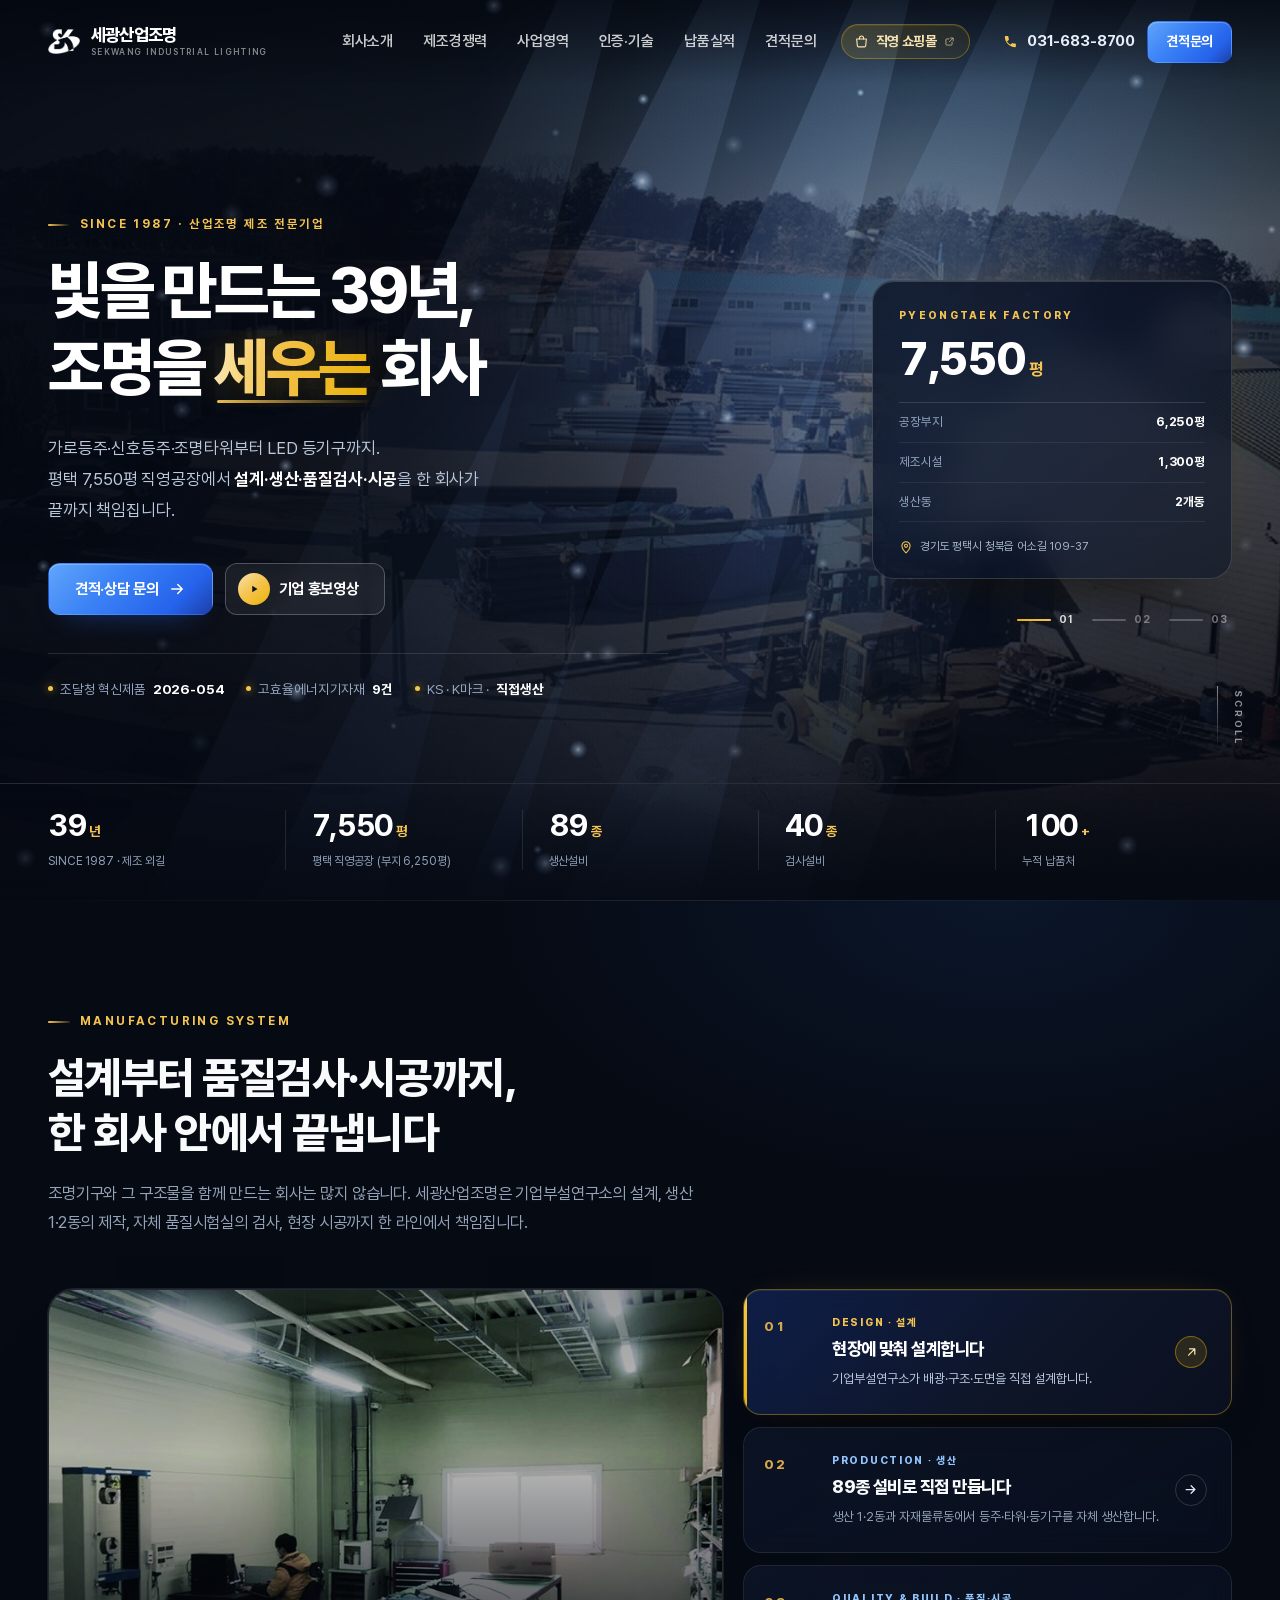
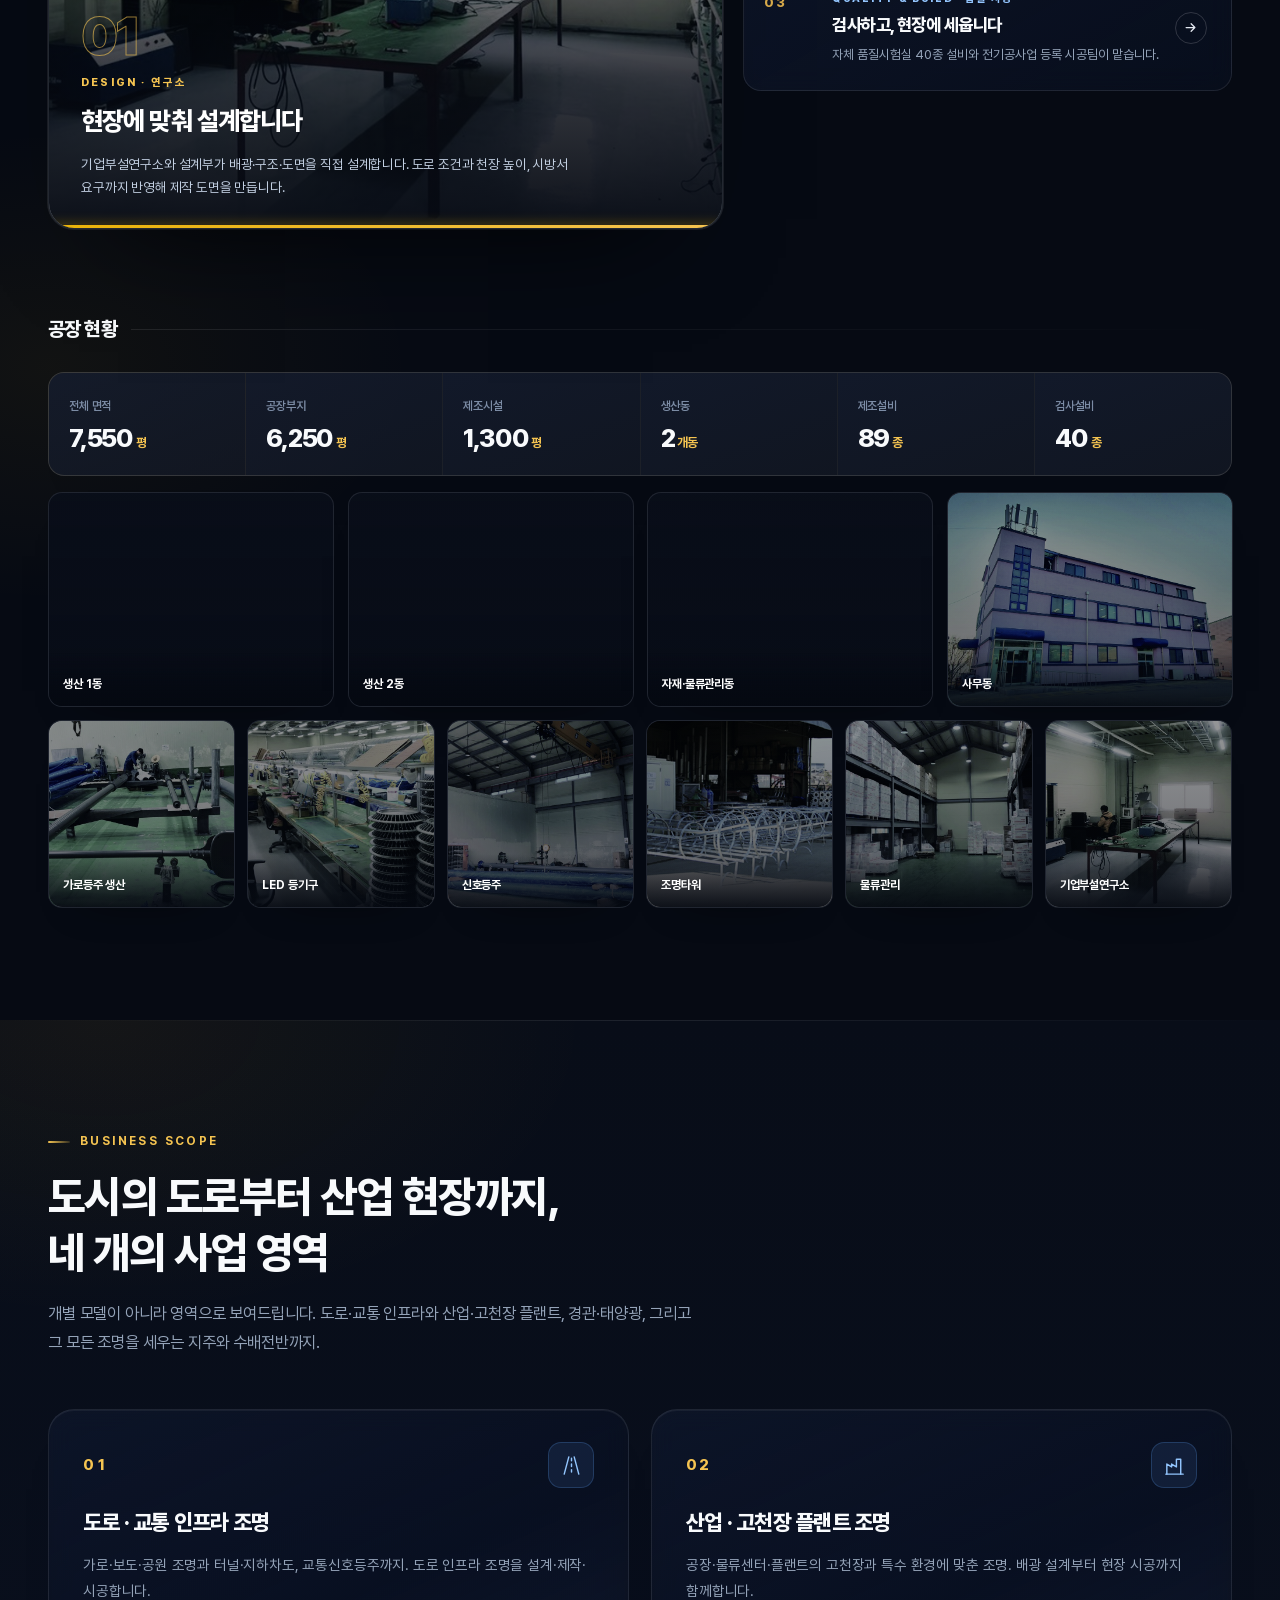
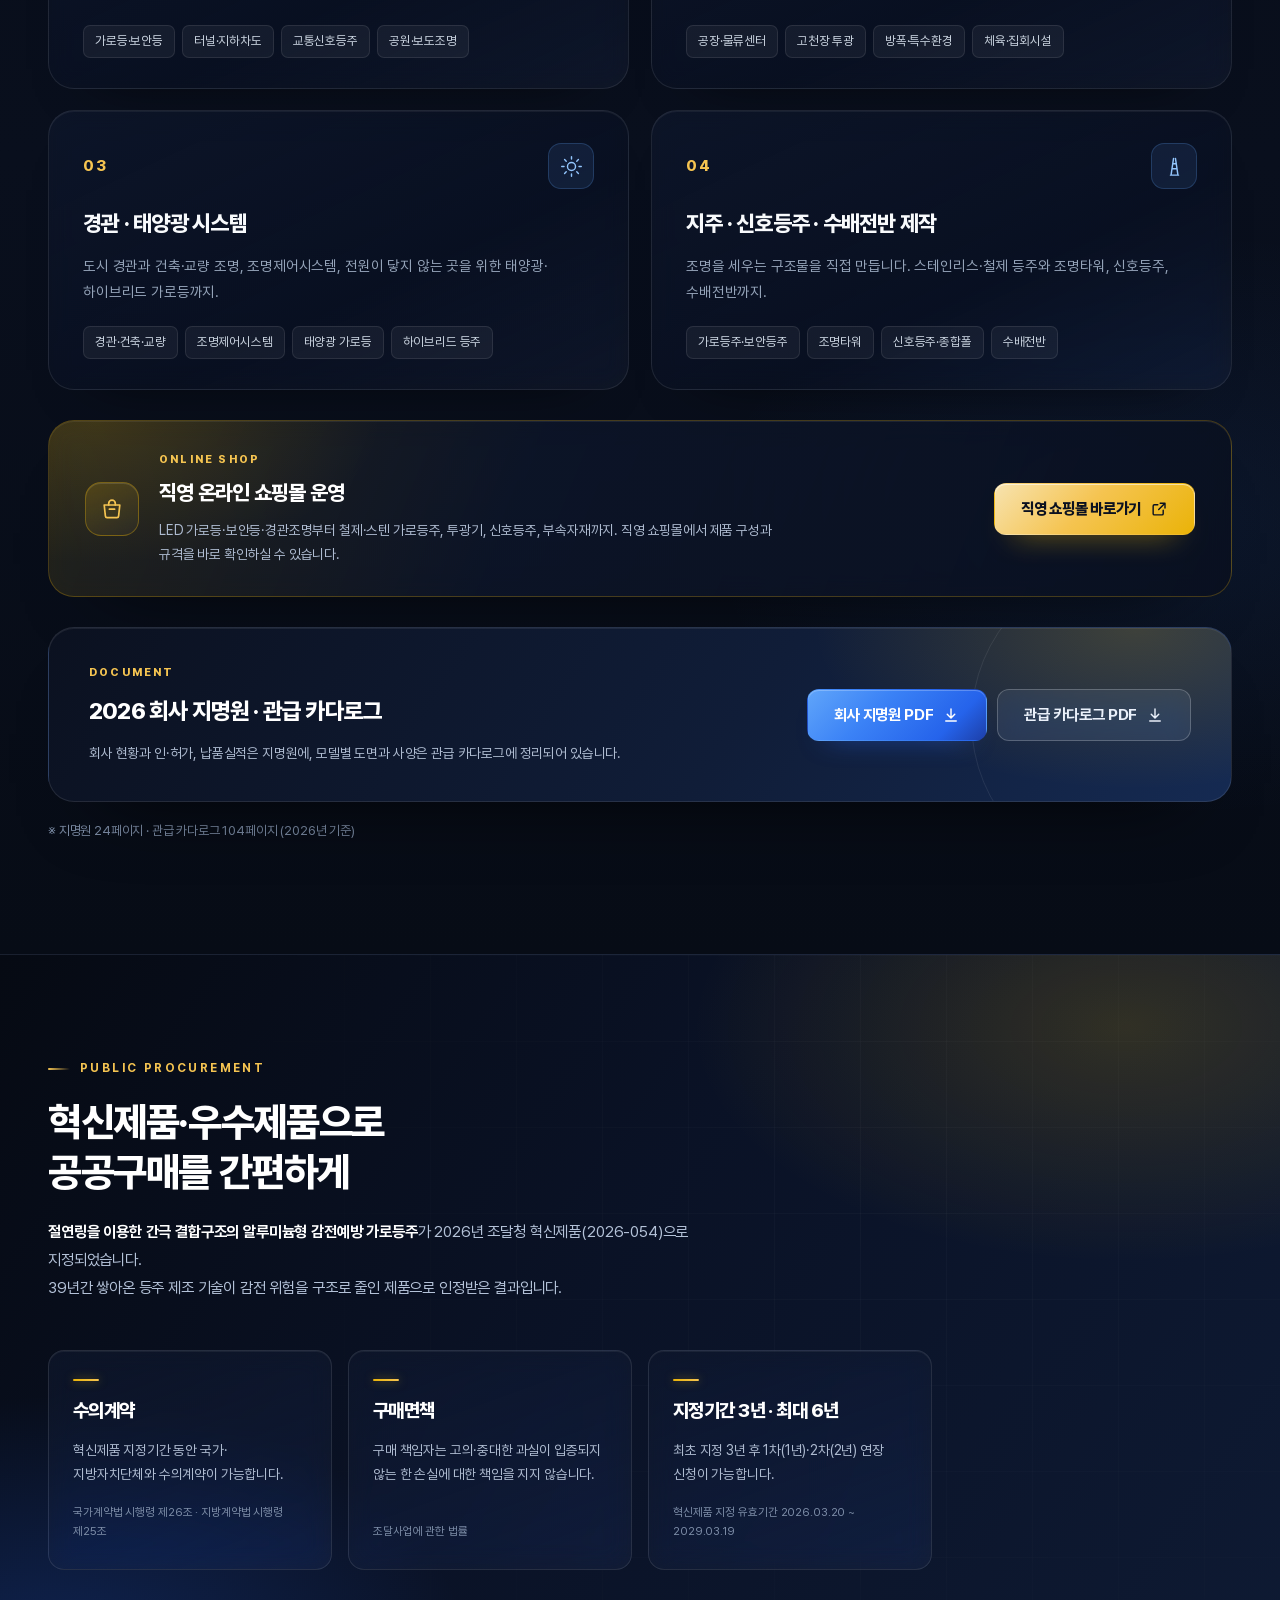
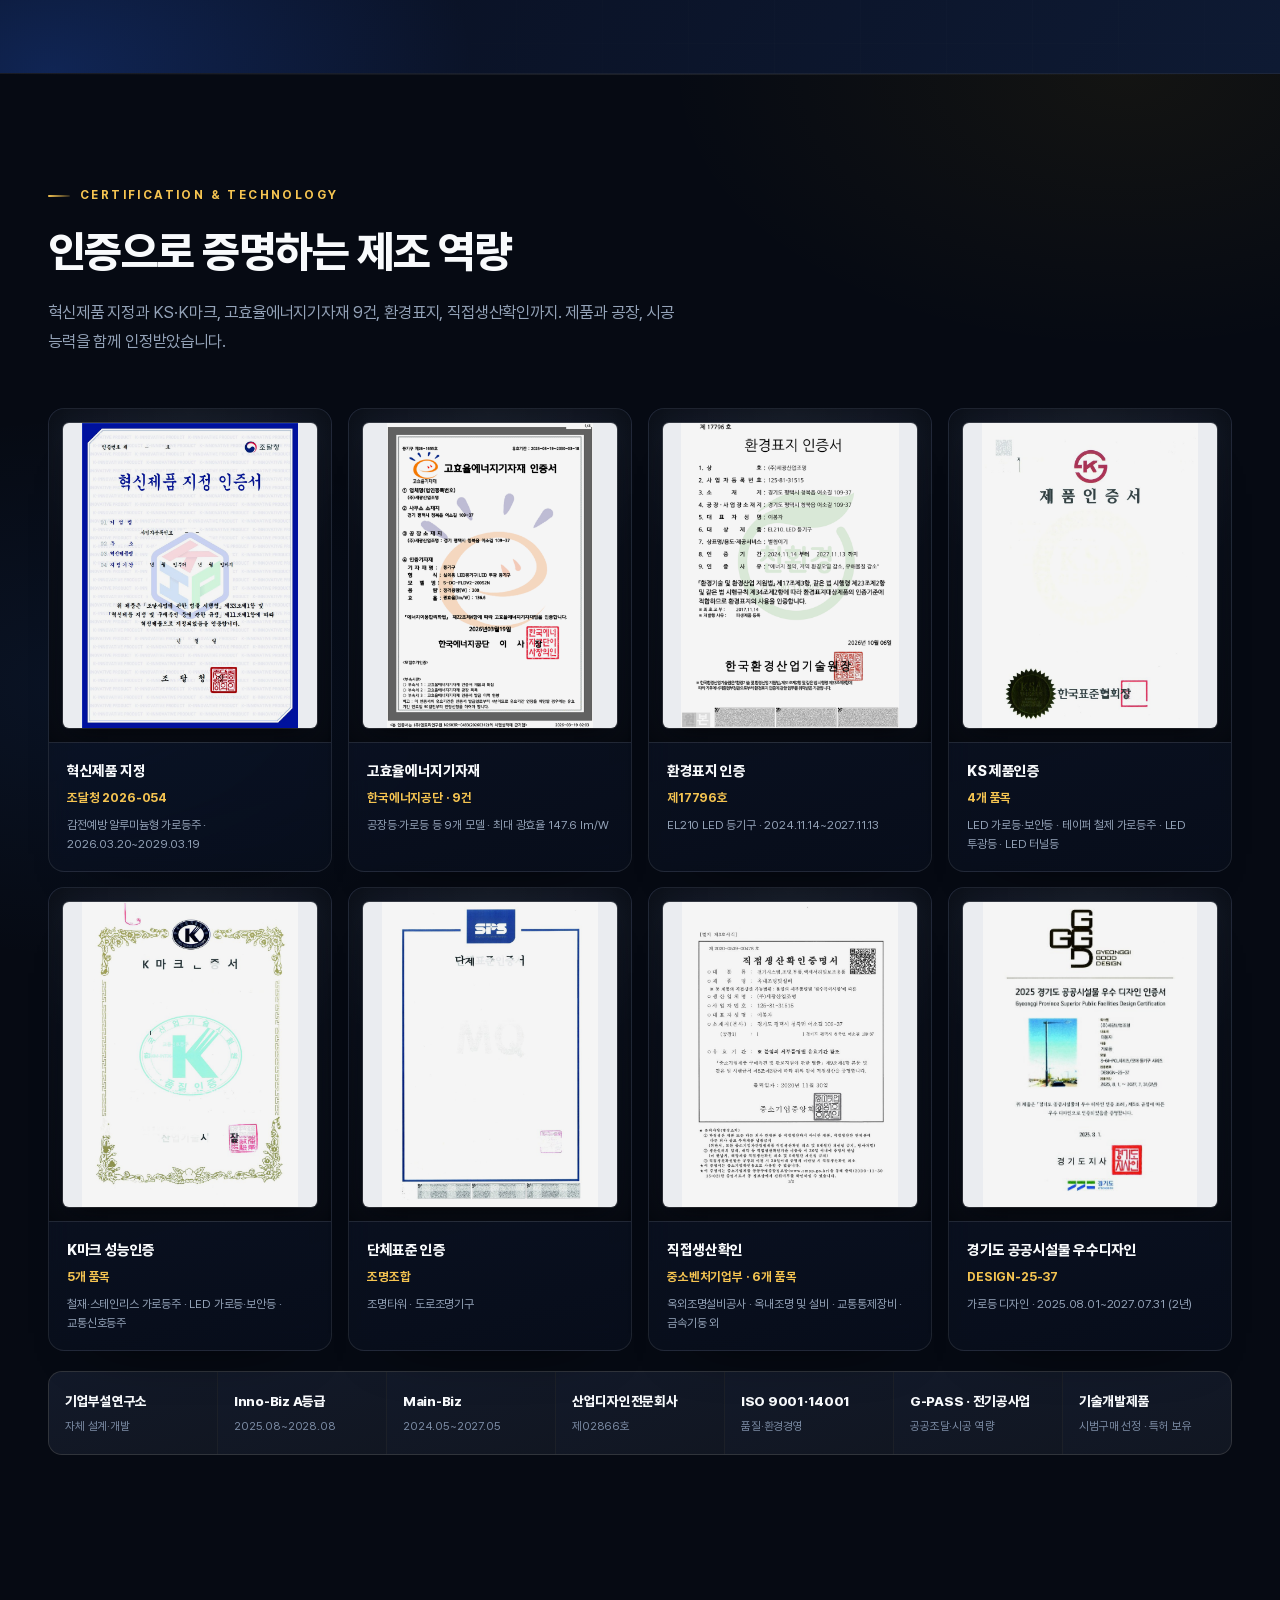
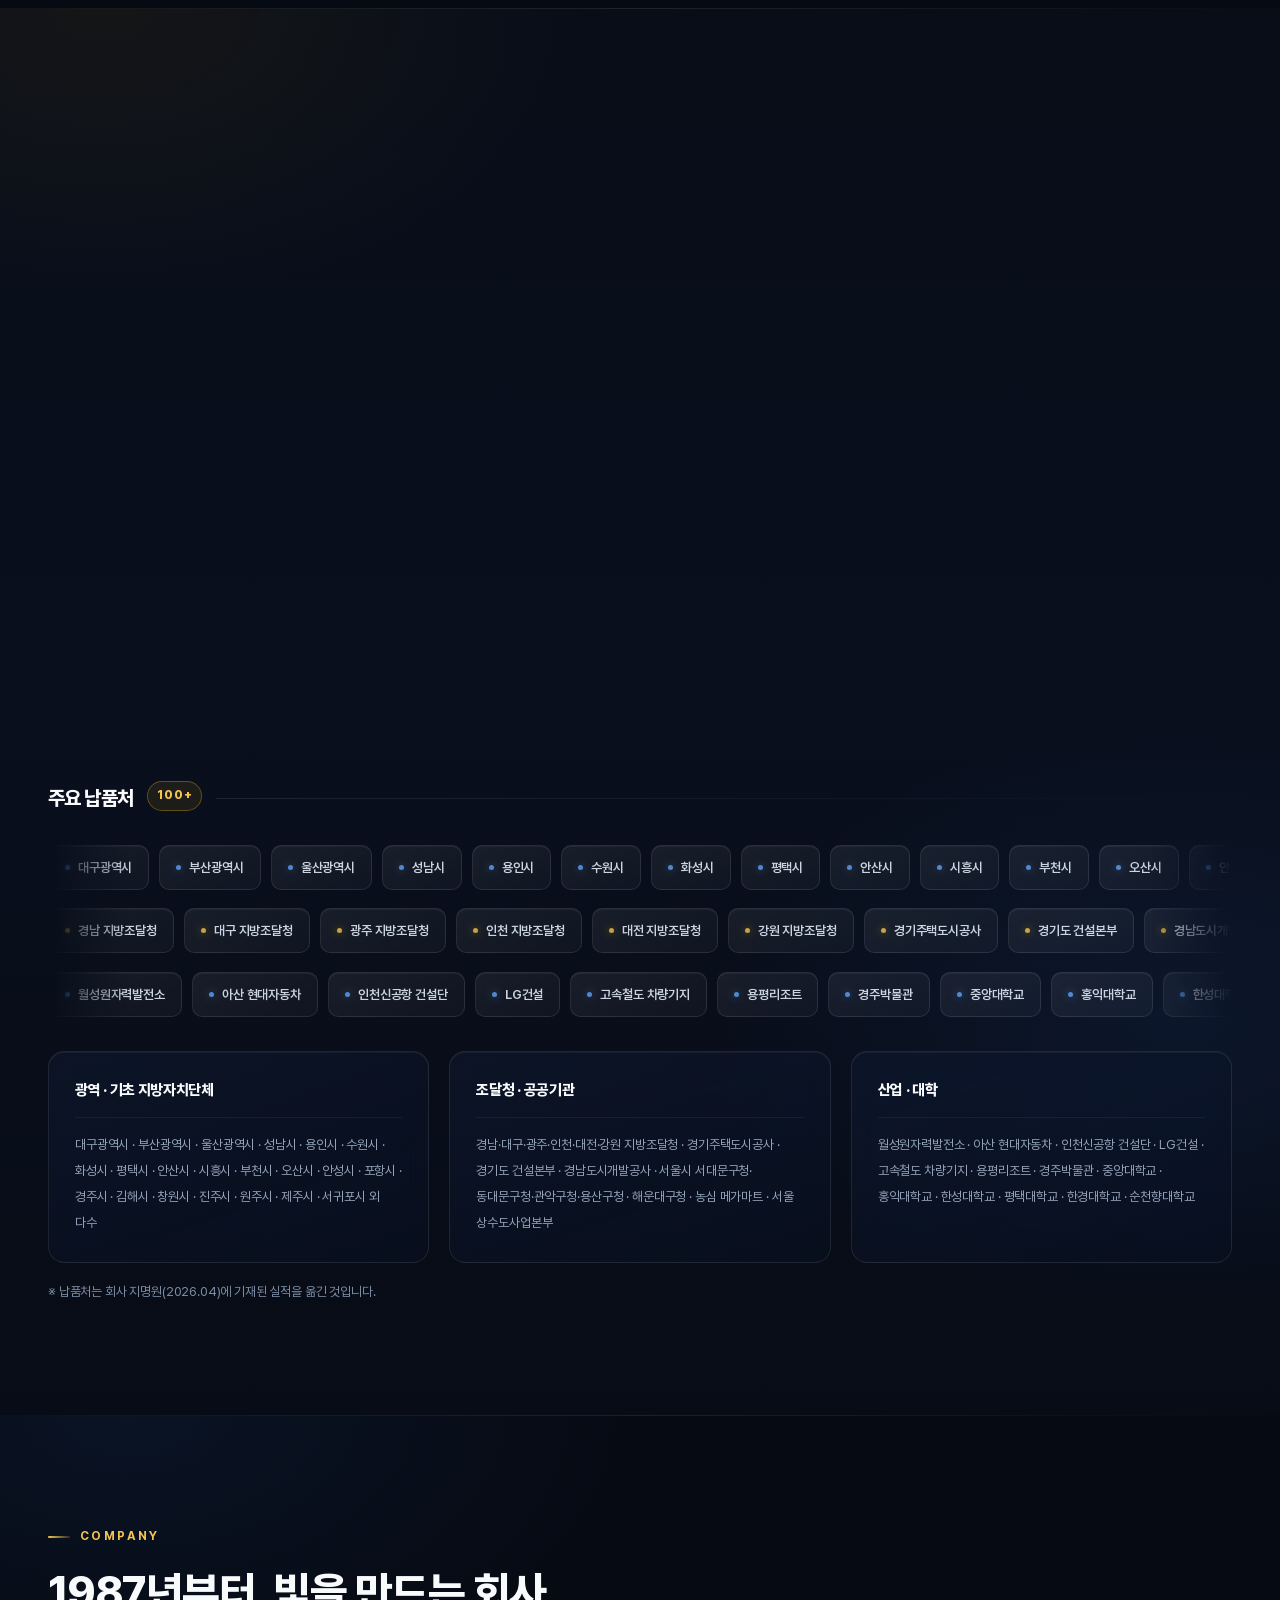
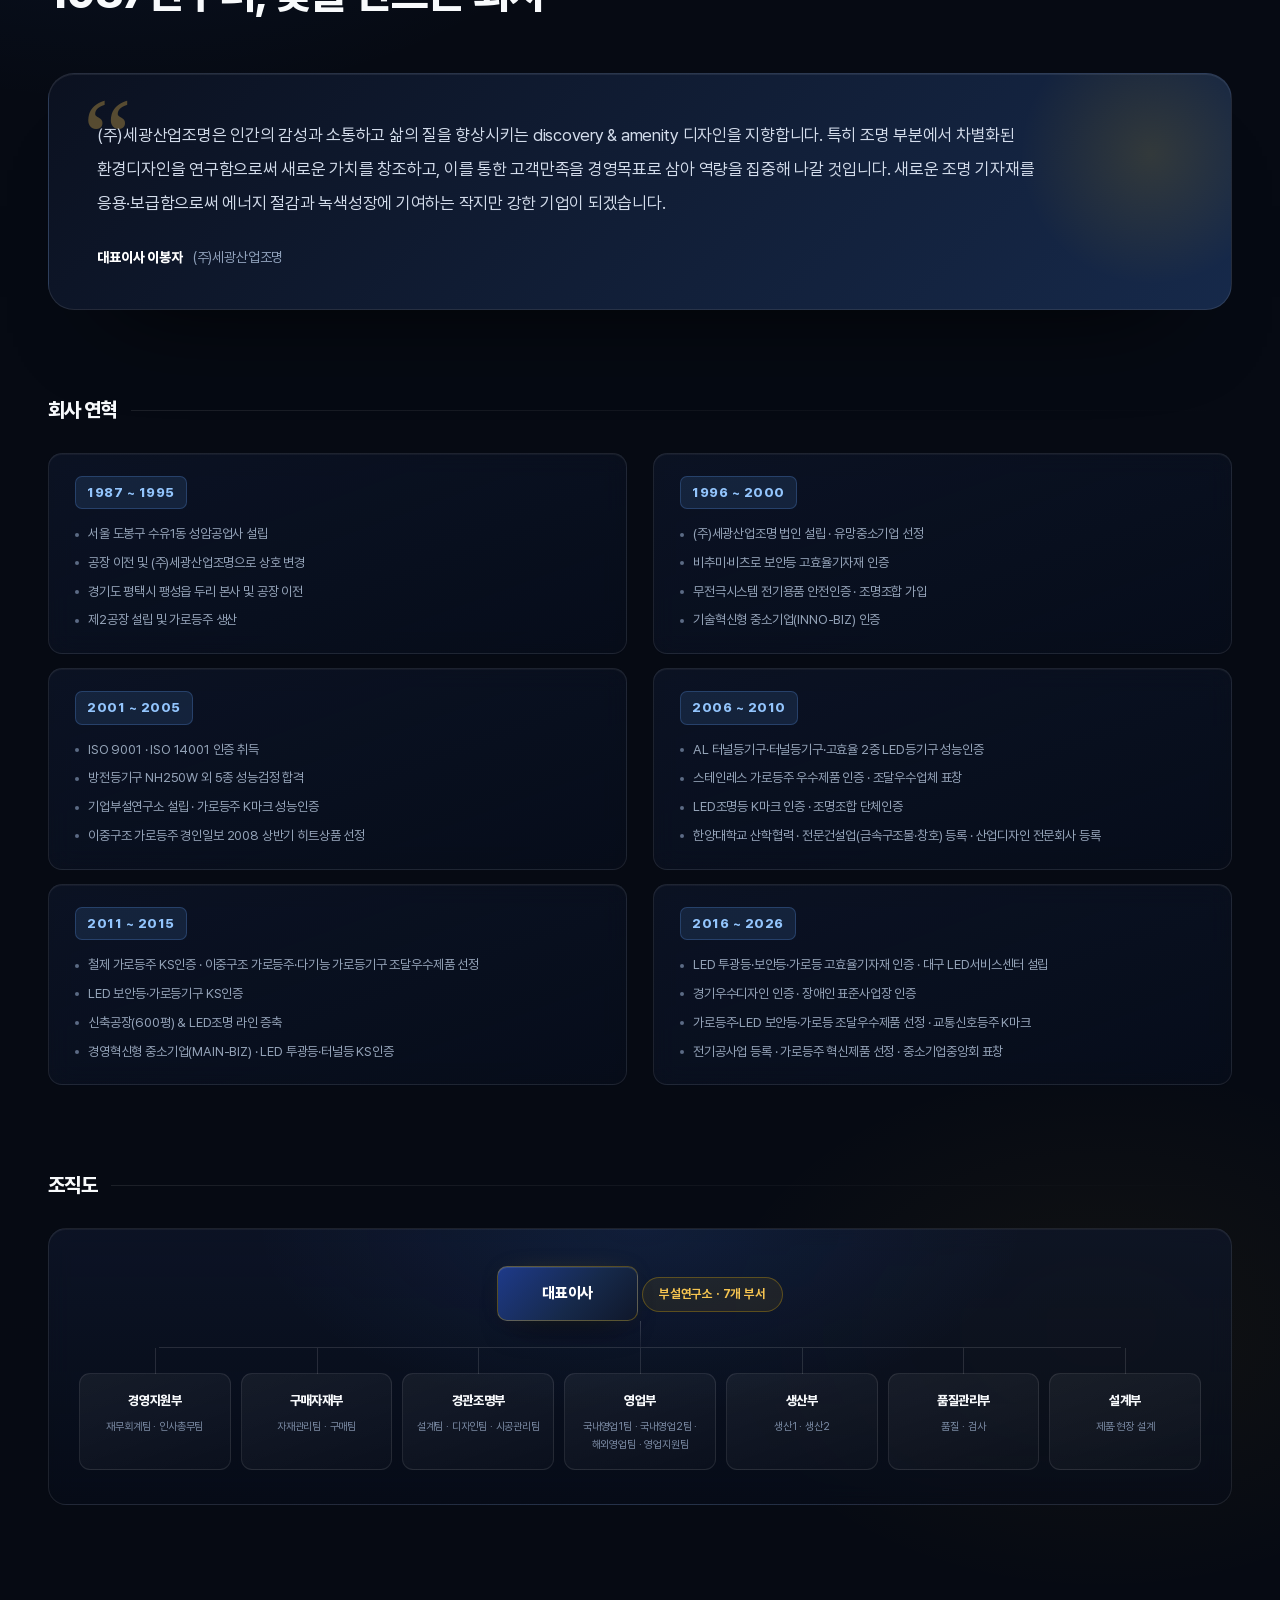
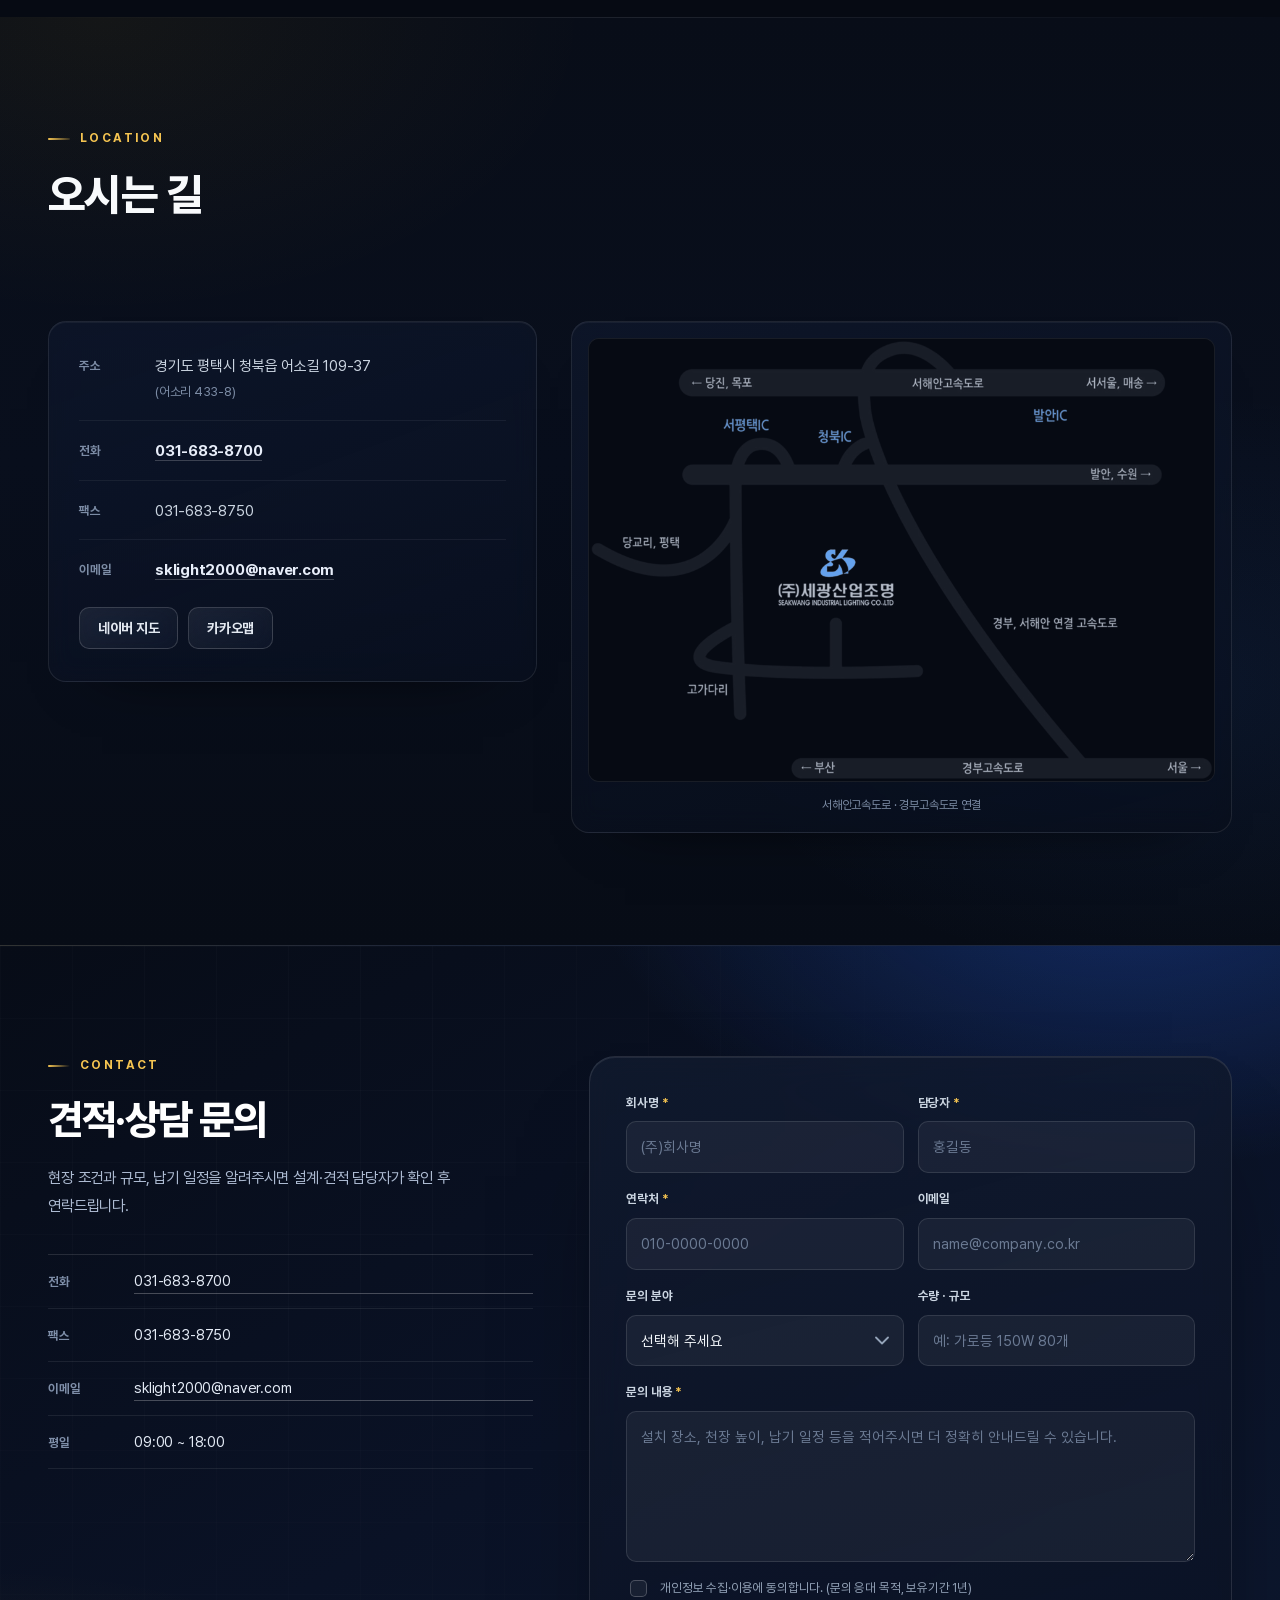
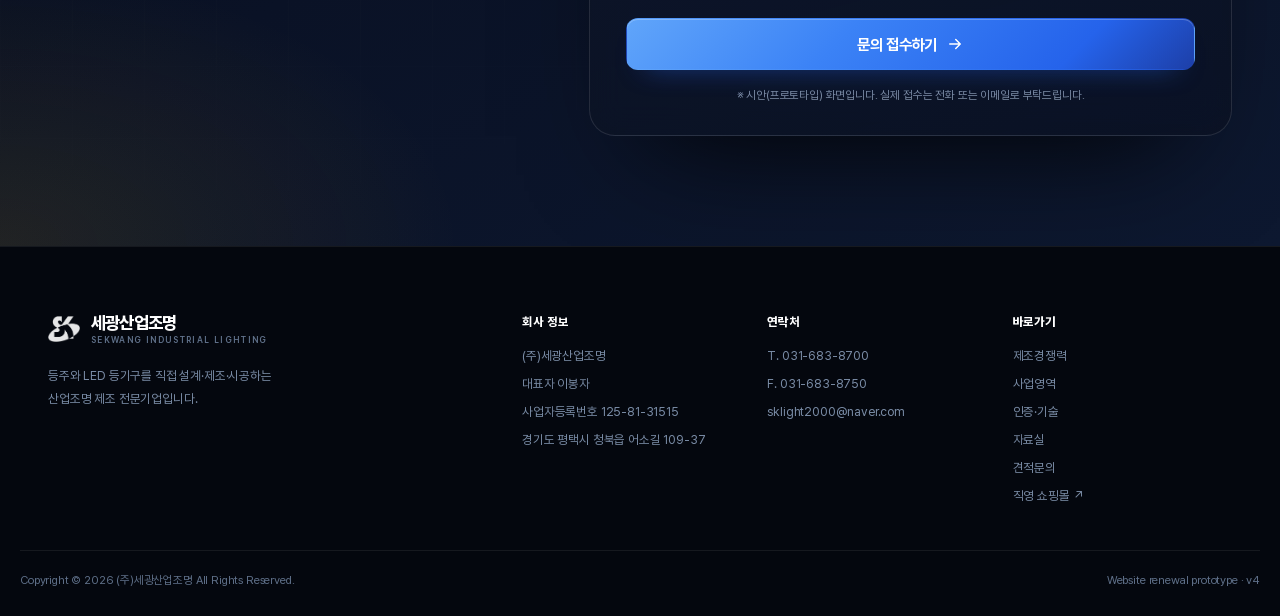
<file: v1.html>
<!DOCTYPE html>
<html lang="ko">
<head>
<meta charset="utf-8">
<meta name="viewport" content="width=device-width, initial-scale=1">
<title>(주)세광산업조명 | 39년 산업조명 제조 전문기업 · 설계·제조·시공 일괄</title>
<meta name="description" content="1987년 설립. 경기도 평택 7,550평 직영공장에서 가로등주·신호등주·조명타워와 LED 등기구를 직접 설계·제조·품질검사·시공하는 산업조명 제조 전문기업 (주)세광산업조명. 조달청 혁신제품(2026-054), 고효율에너지기자재 9건, KS·K마크·직접생산 인증.">
<meta name="keywords" content="세광산업조명, 산업조명 제조기업, LED 조명 제조, 가로등주 제조, 조명타워, 신호등주, 수배전반, 혁신제품, 조달청, 고효율에너지기자재, 평택 조명공장">
<meta property="og:title" content="(주)세광산업조명 | 39년 산업조명 제조 전문기업">
<meta property="og:description" content="설계·제조·품질검사·시공을 한 회사가. 평택 7,550평 직영공장, 생산설비 89종·검사설비 40종.">
<meta property="og:type" content="website">
<meta name="theme-color" content="#070D1A">
<link rel="icon" href="assets/logo-mark.png" type="image/png">
<link rel="preload" href="assets/fonts/Pretendard-Regular.woff2" as="font" type="font/woff2" crossorigin>
<link rel="preload" href="assets/fonts/Pretendard-Bold.woff2" as="font" type="font/woff2" crossorigin>
<link rel="preload" as="image" href="assets/facility/factory-panorama.jpg">
<link rel="stylesheet" href="styles.css">
<script type="application/ld+json">
{
  "@context": "https://schema.org",
  "@type": "Organization",
  "name": "(주)세광산업조명",
  "alternateName": "SEKWANG INDUSTRIAL LIGHTING CO., LTD.",
  "url": "https://www.sklighting.com",
  "foundingDate": "1987",
  "email": "sklight2000@naver.com",
  "telephone": "+82-31-683-8700",
  "faxNumber": "+82-31-683-8750",
  "address": {
    "@type": "PostalAddress",
    "streetAddress": "경기도 평택시 청북읍 어소길 109-37",
    "addressLocality": "평택시",
    "addressRegion": "경기도",
    "addressCountry": "KR"
  },
  "description": "가로등주·신호등주·조명타워와 LED 등기구를 직접 설계·제조·품질검사·시공하는 산업조명 제조 전문기업"
}
</script>
</head>
<body>
<a class="skip-link" href="#main">본문 바로가기</a>
<noscript><style>[data-reveal]{opacity:1!important;transform:none!important}.hero__line>span{transform:none!important}</style></noscript>

<!-- 스크롤 진행률 -->
<div class="progress" aria-hidden="true"><span id="progressBar"></span></div>

<!-- ============ HEADER ============ -->
<header class="hd" id="hd">
  <div class="hd__inner">
    <a class="brand" href="#home" aria-label="세광산업조명 홈으로">
      <img class="brand__mark" src="assets/logo-mark.png" alt="">
      <span class="brand__txt">
        <strong>세광산업조명</strong>
        <span>SEKWANG INDUSTRIAL LIGHTING</span>
      </span>
    </a>

    <nav class="nav" id="nav" aria-label="주요 메뉴">
      <a href="#about">회사소개</a>
      <a href="#factory">제조경쟁력</a>
      <a href="#business">사업영역</a>
      <a href="#cert">인증·기술</a>
      <a href="#case">납품실적</a>
      <a href="#contact">견적문의</a>
      <a class="nav__shop" href="https://skldesign.cafe24.com" target="_blank" rel="noopener noreferrer">
        <span class="nav__shop-ic" aria-hidden="true"><svg viewBox="0 0 24 24"><path d="M4.2 8h15.6l-1.2 11.1a1.7 1.7 0 0 1-1.7 1.5H7.1a1.7 1.7 0 0 1-1.7-1.5L4.2 8Z"/><path d="M8.7 8V6.5a3.3 3.3 0 0 1 6.6 0V8"/></svg></span>
        <span>직영 쇼핑몰</span>
        <span class="nav__shop-ext" aria-hidden="true"><svg viewBox="0 0 24 24"><path d="M13.6 4.4H20v6.4M19.6 4.8l-8 8M17.6 13.6v4.6a1.6 1.6 0 0 1-1.6 1.6H5.8a1.6 1.6 0 0 1-1.6-1.6V8a1.6 1.6 0 0 1 1.6-1.6h4.6"/></svg></span>
      </a>
    </nav>

    <div class="hd__act">
      <a class="hd__tel" href="tel:0316838700">
        <svg viewBox="0 0 24 24" aria-hidden="true"><path d="M6.6 10.8c1.2 2.4 3.2 4.4 5.6 5.6l1.9-1.9c.3-.3.7-.4 1-.2 1.1.4 2.3.6 3.5.6.6 0 1 .4 1 1V19c0 .6-.4 1-1 1C10.5 20 4 13.5 4 5.4c0-.6.4-1 1-1h3.1c.6 0 1 .4 1 1 0 1.2.2 2.4.6 3.5.1.4 0 .8-.2 1l-1.9 1.9Z"/></svg>
        <span>031-683-8700</span>
      </a>
      <a class="btn btn--primary btn--sm" href="#contact">견적문의</a>
      <button class="burger" id="burger" aria-label="메뉴 열기" aria-expanded="false" aria-controls="nav">
        <span></span><span></span><span></span>
      </button>
    </div>
  </div>
</header>

<main id="main">

<!-- ============ HERO ============ -->
<section class="hero" id="home">
  <div class="hero__stage" data-parallax data-speed="-0.08" aria-hidden="true">
    <figure class="hero__slide is-on"><img src="assets/facility/factory-panorama.jpg" alt="" width="2400" height="916"></figure>
    <figure class="hero__slide"><img src="assets/facility/factory-aerial.jpg" alt="" width="1800" height="813"></figure>
    <figure class="hero__slide"><img src="assets/facility/building-1.jpg" alt="" width="1024" height="670"></figure>
  </div>
  <canvas class="hero__fx" id="heroFx" aria-hidden="true"></canvas>
  <div class="hero__glow" id="heroGlow" aria-hidden="true"></div>
  <div class="hero__scrim" aria-hidden="true"></div>
  <div class="hero__grain" aria-hidden="true"></div>

  <div class="wrap hero__inner">
    <div class="hero__copy">
      <p class="eyebrow eyebrow--light" data-reveal>SINCE 1987 · 산업조명 제조 전문기업</p>
      <h1 class="hero__title">
        <span class="hero__line" data-reveal="mask" data-delay="1"><span>빛을 만드는 39년,</span></span>
        <span class="hero__line" data-reveal="mask" data-delay="2"><span>조명을 <em class="hero__hl">세우는</em> 회사</span></span>
      </h1>
      <p class="hero__sub" data-reveal data-delay="3">
        가로등주·신호등주·조명타워부터 LED 등기구까지.<br>
        평택 7,550평 직영공장에서 <strong>설계·생산·품질검사·시공</strong>을 한 회사가 끝까지 책임집니다.
      </p>
      <div class="hero__cta" data-reveal data-delay="4">
        <a class="btn btn--primary" href="#contact">견적·상담 문의
          <svg viewBox="0 0 24 24" aria-hidden="true"><path d="M5 12h13M13 6l6 6-6 6"/></svg>
        </a>
        <button class="btn btn--video" type="button" data-video="C8vakoHEk7M" aria-haspopup="dialog">
          <span class="btn__play" aria-hidden="true"><svg viewBox="0 0 24 24"><path d="M9 6.5v11l9-5.5-9-5.5Z"/></svg></span>
          기업 홍보영상
        </button>
      </div>
      <ul class="hero__chips" data-reveal data-delay="5">
        <li>조달청 혁신제품 <b>2026-054</b></li>
        <li>고효율에너지기자재 <b>9건</b></li>
        <li>KS · K마크 · <b>직접생산</b></li>
      </ul>
    </div>

    <aside class="hero__aside" data-reveal data-delay="3">
      <div class="hero__card" data-tilt data-tilt-max="5">
        <p class="hero__card-k">PYEONGTAEK FACTORY</p>
        <p class="hero__card-n">7,550<small>평</small></p>
        <ul class="hero__card-meta">
          <li><span>공장부지</span><b>6,250평</b></li>
          <li><span>제조시설</span><b>1,300평</b></li>
          <li><span>생산동</span><b>2개동</b></li>
        </ul>
        <p class="hero__card-foot">
          <svg viewBox="0 0 24 24" aria-hidden="true"><path d="M12 22s7-6.3 7-12a7 7 0 1 0-14 0c0 5.7 7 12 7 12Z"/><circle cx="12" cy="10" r="2.6"/></svg>
          경기도 평택시 청북읍 어소길 109-37
        </p>
      </div>
      <div class="hero__ticks" id="heroTicks" aria-label="배경 장면 선택">
        <button class="hero__tick is-on" type="button" data-slide="0" aria-label="1. 평택 직영공장 전경"><i></i><span>01</span></button>
        <button class="hero__tick" type="button" data-slide="1" aria-label="2. 공장 부지 항공뷰"><i></i><span>02</span></button>
        <button class="hero__tick" type="button" data-slide="2" aria-label="3. 생산 1동"><i></i><span>03</span></button>
      </div>
    </aside>
  </div>

  <div class="hero__foot">
    <div class="wrap">
      <ul class="metrics" id="heroMetrics">
        <li><p class="metrics__n"><b data-count="39">0</b><small>년</small></p><p class="metrics__k">SINCE 1987 · 제조 외길</p></li>
        <li><p class="metrics__n"><b data-count="7550">0</b><small>평</small></p><p class="metrics__k">평택 직영공장 (부지 6,250평)</p></li>
        <li><p class="metrics__n"><b data-count="89">0</b><small>종</small></p><p class="metrics__k">생산설비</p></li>
        <li><p class="metrics__n"><b data-count="40">0</b><small>종</small></p><p class="metrics__k">검사설비</p></li>
        <li><p class="metrics__n"><b data-count="100">0</b><small>+</small></p><p class="metrics__k">누적 납품처</p></li>
      </ul>
    </div>
  </div>

  <a class="hero__scroll" href="#factory" aria-label="아래로 스크롤">
    <span>SCROLL</span><i aria-hidden="true"></i>
  </a>
</section>

<!-- ============ MANUFACTURING ============ -->
<section class="sec" id="factory">
  <div class="wrap">
    <header class="sec__head">
      <p class="eyebrow" data-reveal>MANUFACTURING SYSTEM</p>
      <h2 data-reveal data-delay="1">설계부터 품질검사·시공까지,<br class="pc"> 한&nbsp;회사 안에서 끝냅니다</h2>
      <p class="sec__desc" data-reveal data-delay="2">
        조명기구와 그 구조물을 함께 만드는 회사는 많지 않습니다.
        세광산업조명은 기업부설연구소의 설계, 생산 1·2동의 제작,
        자체 품질시험실의 검사, 현장 시공까지 한 라인에서 책임집니다.
      </p>
    </header>

    <div class="showcase" id="showcase">
      <div class="showcase__stage" data-reveal>
        <figure class="showcase__frame is-on" data-frame="0">
          <img src="assets/facility/line-lab.jpg" alt="기업부설연구소 설계 공간" loading="lazy">
          <span class="showcase__scan" aria-hidden="true"></span>
          <figcaption>
            <span class="showcase__no">01</span>
            <p class="showcase__k">DESIGN · 연구소</p>
            <h3 class="showcase__t">현장에 맞춰 설계합니다</h3>
            <p class="showcase__c">기업부설연구소와 설계부가 배광·구조·도면을 직접 설계합니다. 도로 조건과 천장 높이, 시방서 요구까지 반영해 제작 도면을 만듭니다.</p>
          </figcaption>
        </figure>
        <figure class="showcase__frame" data-frame="1">
          <img src="assets/facility/line-pole.jpg" alt="가로등주 생산라인" loading="lazy">
          <span class="showcase__scan" aria-hidden="true"></span>
          <figcaption>
            <span class="showcase__no">02</span>
            <p class="showcase__k">PRODUCTION · 생산</p>
            <h3 class="showcase__t">89종 설비로 직접 만듭니다</h3>
            <p class="showcase__c">생산 1·2동과 자재물류동에서 절곡기·자동용접기 등 89종 설비로 스테인리스·철제 등주와 조명타워, LED 등기구를 자체 생산합니다.</p>
          </figcaption>
        </figure>
        <figure class="showcase__frame" data-frame="2">
          <img src="assets/facility/line-led.jpg" alt="LED 등기구 생산·검사 라인" loading="lazy">
          <span class="showcase__scan" aria-hidden="true"></span>
          <figcaption>
            <span class="showcase__no">03</span>
            <p class="showcase__k">QUALITY &amp; BUILD · 품질·시공</p>
            <h3 class="showcase__t">검사하고, 현장에 세웁니다</h3>
            <p class="showcase__c">자체 품질시험실에서 만능재료시험기 외 40종 검사설비로 확인하고, 전기공사업 등록 시공팀이 현장 설치와 사후관리까지 맡습니다.</p>
          </figcaption>
        </figure>
        <div class="showcase__timer" aria-hidden="true"><span id="showcaseBar"></span></div>
      </div>

      <ol class="steps" id="steps">
        <li>
          <button class="step is-on" type="button" data-step="0" aria-selected="true">
            <span class="step__no">01</span>
            <span class="step__body">
              <span class="step__k">DESIGN · 설계</span>
              <span class="step__t">현장에 맞춰 설계합니다</span>
              <span class="step__d">기업부설연구소가 배광·구조·도면을 직접 설계합니다.</span>
            </span>
            <span class="step__ar" aria-hidden="true"><svg viewBox="0 0 24 24"><path d="M5 12h13M13 6l6 6-6 6"/></svg></span>
          </button>
        </li>
        <li>
          <button class="step" type="button" data-step="1" aria-selected="false">
            <span class="step__no">02</span>
            <span class="step__body">
              <span class="step__k">PRODUCTION · 생산</span>
              <span class="step__t">89종 설비로 직접 만듭니다</span>
              <span class="step__d">생산 1·2동과 자재물류동에서 등주·타워·등기구를 자체 생산합니다.</span>
            </span>
            <span class="step__ar" aria-hidden="true"><svg viewBox="0 0 24 24"><path d="M5 12h13M13 6l6 6-6 6"/></svg></span>
          </button>
        </li>
        <li>
          <button class="step" type="button" data-step="2" aria-selected="false">
            <span class="step__no">03</span>
            <span class="step__body">
              <span class="step__k">QUALITY &amp; BUILD · 품질·시공</span>
              <span class="step__t">검사하고, 현장에 세웁니다</span>
              <span class="step__d">자체 품질시험실 40종 설비와 전기공사업 등록 시공팀이 맡습니다.</span>
            </span>
            <span class="step__ar" aria-hidden="true"><svg viewBox="0 0 24 24"><path d="M5 12h13M13 6l6 6-6 6"/></svg></span>
          </button>
        </li>
      </ol>
    </div>

    <h3 class="subhead" data-reveal>공장 현황</h3>
    <div class="stat-grid" data-reveal>
      <div class="stat"><p class="stat__k">전체 면적</p><p class="stat__v">7,550<small>평</small></p></div>
      <div class="stat"><p class="stat__k">공장부지</p><p class="stat__v">6,250<small>평</small></p></div>
      <div class="stat"><p class="stat__k">제조시설</p><p class="stat__v">1,300<small>평</small></p></div>
      <div class="stat"><p class="stat__k">생산동</p><p class="stat__v">2<small>개동</small></p></div>
      <div class="stat"><p class="stat__k">제조설비</p><p class="stat__v">89<small>종</small></p></div>
      <div class="stat"><p class="stat__k">검사설비</p><p class="stat__v">40<small>종</small></p></div>
    </div>

    <div class="facil" data-reveal>
      <figure data-tilt data-tilt-max="4"><img src="assets/facility/building-1.jpg" alt="생산 1동" loading="lazy"><figcaption>생산 1동</figcaption></figure>
      <figure data-tilt data-tilt-max="4"><img src="assets/facility/building-2.jpg" alt="생산 2동" loading="lazy"><figcaption>생산 2동</figcaption></figure>
      <figure data-tilt data-tilt-max="4"><img src="assets/facility/building-3.jpg" alt="자재·물류관리동" loading="lazy"><figcaption>자재·물류관리동</figcaption></figure>
      <figure data-tilt data-tilt-max="4"><img src="assets/facility/building-4.jpg" alt="사무동" loading="lazy"><figcaption>사무동</figcaption></figure>
    </div>

    <div class="procline" data-reveal>
      <figure><img src="assets/facility/line-pole.jpg" alt="가로등주 생산라인" loading="lazy"><figcaption>가로등주 생산</figcaption></figure>
      <figure><img src="assets/facility/line-led.jpg" alt="LED 등기구 생산라인" loading="lazy"><figcaption>LED 등기구</figcaption></figure>
      <figure><img src="assets/facility/line-signal.jpg" alt="신호등주 생산" loading="lazy"><figcaption>신호등주</figcaption></figure>
      <figure><img src="assets/facility/line-tower.jpg" alt="조명타워 생산" loading="lazy"><figcaption>조명타워</figcaption></figure>
      <figure><img src="assets/facility/line-logistics.jpg" alt="자재 물류관리" loading="lazy"><figcaption>물류관리</figcaption></figure>
      <figure><img src="assets/facility/line-lab.jpg" alt="기업부설연구소" loading="lazy"><figcaption>기업부설연구소</figcaption></figure>
    </div>
  </div>
</section>

<!-- ============ BUSINESS SCOPE ============ -->
<section class="sec sec--soft" id="business">
  <div class="wrap">
    <header class="sec__head">
      <p class="eyebrow" data-reveal>BUSINESS SCOPE</p>
      <h2 data-reveal data-delay="1">도시의 도로부터 산업 현장까지,<br class="pc"> 네 개의 사업 영역</h2>
      <p class="sec__desc" data-reveal data-delay="2">
        개별 모델이 아니라 영역으로 보여드립니다.
        도로·교통 인프라와 산업·고천장 플랜트, 경관·태양광,
        그리고 그 모든 조명을 세우는 지주와 수배전반까지.
      </p>
    </header>

    <div class="biz2">
      <article class="bizcard" data-reveal data-tilt data-tilt-max="3">
        <div class="bizcard__top">
          <span class="bizcard__no">01</span>
          <span class="bizcard__ic" aria-hidden="true">
            <svg viewBox="0 0 24 24"><path d="M9.2 3 4.4 21M14.8 3l4.8 18M12 4.5v2.6M12 10.4v2.6M12 16.3v2.6"/></svg>
          </span>
        </div>
        <h3>도로 · 교통 인프라 조명</h3>
        <p>가로·보도·공원 조명과 터널·지하차도, 교통신호등주까지.
          도로 인프라 조명을 설계·제작·시공합니다.</p>
        <ul>
          <li>가로등·보안등</li><li>터널·지하차도</li><li>교통신호등주</li><li>공원·보도조명</li>
        </ul>
      </article>

      <article class="bizcard" data-reveal data-delay="1" data-tilt data-tilt-max="3">
        <div class="bizcard__top">
          <span class="bizcard__no">02</span>
          <span class="bizcard__ic" aria-hidden="true">
            <svg viewBox="0 0 24 24"><path d="M4 21V10.5l5 3v-3l5 3V5.5h4.5V21"/><path d="M3 21h18"/></svg>
          </span>
        </div>
        <h3>산업 · 고천장 플랜트 조명</h3>
        <p>공장·물류센터·플랜트의 고천장과 특수 환경에 맞춘 조명.
          배광 설계부터 현장 시공까지 함께합니다.</p>
        <ul>
          <li>공장·물류센터</li><li>고천장 투광</li><li>방폭·특수환경</li><li>체육·집회시설</li>
        </ul>
      </article>

      <article class="bizcard" data-reveal data-tilt data-tilt-max="3">
        <div class="bizcard__top">
          <span class="bizcard__no">03</span>
          <span class="bizcard__ic" aria-hidden="true">
            <svg viewBox="0 0 24 24"><circle cx="12" cy="12" r="4.2"/><path d="M12 1.8v2.4M12 19.8v2.4M1.8 12h2.4M19.8 12h2.4M4.8 4.8l1.7 1.7M17.5 17.5l1.7 1.7M19.2 4.8l-1.7 1.7M6.5 17.5l-1.7 1.7"/></svg>
          </span>
        </div>
        <h3>경관 · 태양광 시스템</h3>
        <p>도시 경관과 건축·교량 조명, 조명제어시스템,
          전원이 닿지 않는 곳을 위한 태양광·하이브리드 가로등까지.</p>
        <ul>
          <li>경관·건축·교량</li><li>조명제어시스템</li><li>태양광 가로등</li><li>하이브리드 등주</li>
        </ul>
      </article>

      <article class="bizcard" data-reveal data-delay="1" data-tilt data-tilt-max="3">
        <div class="bizcard__top">
          <span class="bizcard__no">04</span>
          <span class="bizcard__ic" aria-hidden="true">
            <svg viewBox="0 0 24 24"><path d="M8.4 21 11 3.6M15.6 21 13 3.6M9.5 14.4h5M10.3 9.2h3.4M7.8 21h8.4"/></svg>
          </span>
        </div>
        <h3>지주 · 신호등주 · 수배전반 제작</h3>
        <p>조명을 세우는 구조물을 직접 만듭니다.
          스테인리스·철제 등주와 조명타워, 신호등주, 수배전반까지.</p>
        <ul>
          <li>가로등주·보안등주</li><li>조명타워</li><li>신호등주·종합폴</li><li>수배전반</li>
        </ul>
      </article>
    </div>

    <div class="shopband" data-reveal>
      <div class="shopband__head">
        <span class="shopband__ic" aria-hidden="true">
          <svg viewBox="0 0 24 24"><path d="M4.2 8h15.6l-1.2 11.1a1.7 1.7 0 0 1-1.7 1.5H7.1a1.7 1.7 0 0 1-1.7-1.5L4.2 8Z"/><path d="M8.7 8V6.5a3.3 3.3 0 0 1 6.6 0V8"/><path d="M9.4 12.2h5.2"/></svg>
        </span>
        <div class="shopband__txt">
          <p class="shopband__kicker">ONLINE SHOP</p>
          <h3>직영 온라인 쇼핑몰 운영</h3>
          <p class="shopband__desc">LED 가로등·보안등·경관조명부터 철제·스텐 가로등주, 투광기, 신호등주, 부속자재까지. 직영 쇼핑몰에서 제품 구성과 규격을 바로 확인하실 수 있습니다.</p>
        </div>
      </div>
      <div class="shopband__act">
        <a class="btn btn--shop" href="https://skldesign.cafe24.com" target="_blank" rel="noopener noreferrer">
          직영 쇼핑몰 바로가기
          <span class="visually-hidden">(새 창에서 열림)</span>
          <svg viewBox="0 0 24 24" aria-hidden="true"><path d="M13.6 4.4H20v6.4M19.6 4.8l-8 8M17.6 13.6v4.6a1.6 1.6 0 0 1-1.6 1.6H5.8a1.6 1.6 0 0 1-1.6-1.6V8a1.6 1.6 0 0 1 1.6-1.6h4.6"/></svg>
        </a>
      </div>
    </div>

    <div class="dlband" id="download" data-reveal>
      <div class="dlband__txt">
        <p class="dlband__kicker">DOCUMENT</p>
        <h3>2026 회사 지명원 · 관급 카다로그</h3>
        <p>회사 현황과 인·허가, 납품실적은 지명원에, 모델별 도면과 사양은 관급 카다로그에 정리되어 있습니다.</p>
      </div>
      <div class="dlband__btns">
        <a class="btn btn--primary" href="assets/docs/sekwang-profile-2026-04.pdf" download>
          회사 지명원 PDF
          <svg viewBox="0 0 24 24" aria-hidden="true"><path d="M12 4v11M7 11l5 5 5-5M5 20h14"/></svg>
        </a>
        <a class="btn btn--line" href="assets/docs/sekwang-public-catalog-2026.pdf" download>
          관급 카다로그 PDF
          <svg viewBox="0 0 24 24" aria-hidden="true"><path d="M12 4v11M7 11l5 5 5-5M5 20h14"/></svg>
        </a>
      </div>
    </div>
    <p class="foot-note" data-reveal>※ 지명원 24페이지 · 관급 카다로그 104페이지 (2026년 기준)</p>
  </div>
</section>

<!-- ============ PROCURE ============ -->
<section class="procure">
  <div class="wrap procure__inner">
    <div class="procure__head">
      <p class="eyebrow eyebrow--light" data-reveal>PUBLIC PROCUREMENT</p>
      <h2 data-reveal data-delay="1">혁신제품·우수제품으로<br>공공구매를 간편하게</h2>
      <p class="procure__desc" data-reveal data-delay="2">
        <b>절연링을 이용한 간극 결합구조의 알루미늄형 감전예방 가로등주</b>가 2026년 조달청 혁신제품(2026-054)으로 지정되었습니다.<br>
        39년간 쌓아온 등주 제조 기술이 감전 위험을 구조로 줄인 제품으로 인정받은 결과입니다.
      </p>
    </div>
    <ul class="procure__cards">
      <li data-reveal data-tilt data-tilt-max="4">
        <h3>수의계약</h3>
        <p>혁신제품 지정기간 동안 국가·지방자치단체와 수의계약이 가능합니다.</p>
        <span>국가계약법 시행령 제26조 · 지방계약법 시행령 제25조</span>
      </li>
      <li data-reveal data-delay="1" data-tilt data-tilt-max="4">
        <h3>구매면책</h3>
        <p>구매 책임자는 고의·중대한 과실이 입증되지 않는 한 손실에 대한 책임을 지지 않습니다.</p>
        <span>조달사업에 관한 법률</span>
      </li>
      <li data-reveal data-delay="2" data-tilt data-tilt-max="4">
        <h3>지정기간 3년 · 최대 6년</h3>
        <p>최초 지정 3년 후 1차(1년)·2차(2년) 연장 신청이 가능합니다.</p>
        <span>혁신제품 지정 유효기간 2026.03.20 ~ 2029.03.19</span>
      </li>
    </ul>
  </div>
</section>

<!-- ============ CERT ============ -->
<section class="sec" id="cert">
  <div class="wrap">
    <header class="sec__head">
      <p class="eyebrow" data-reveal>CERTIFICATION &amp; TECHNOLOGY</p>
      <h2 data-reveal data-delay="1">인증으로 증명하는 제조 역량</h2>
      <p class="sec__desc" data-reveal data-delay="2">
        혁신제품 지정과 KS·K마크, 고효율에너지기자재 9건, 환경표지, 직접생산확인까지.
        제품과 공장, 시공 능력을 함께 인정받았습니다.
      </p>
    </header>

    <div class="certs">
      <article class="ccard" data-reveal data-tilt data-tilt-max="5" data-full="assets/cert/innov-2026-054.jpg">
        <div class="ccard__media"><img src="assets/cert/innov-2026-054.jpg" alt="혁신제품 지정 인증서 2026-054" loading="lazy"><span class="ccard__zoom" aria-hidden="true">＋</span></div>
        <div class="ccard__body">
          <h3>혁신제품 지정</h3>
          <p class="ccard__no">조달청 2026-054</p>
          <p class="ccard__meta">감전예방 알루미늄형 가로등주 · 2026.03.20~2029.03.19</p>
        </div>
      </article>
      <article class="ccard" data-reveal data-delay="1" data-tilt data-tilt-max="5" data-full="assets/cert/eff_dc200.png">
        <div class="ccard__media"><img src="assets/cert/eff_dc200.png" alt="고효율에너지기자재 인증서" loading="lazy"><span class="ccard__zoom" aria-hidden="true">＋</span></div>
        <div class="ccard__body">
          <h3>고효율에너지기자재</h3>
          <p class="ccard__no">한국에너지공단 · 9건</p>
          <p class="ccard__meta">공장등·가로등 등 9개 모델 · 최대 광효율 147.6 lm/W</p>
        </div>
      </article>
      <article class="ccard" data-reveal data-delay="2" data-tilt data-tilt-max="5" data-full="assets/cert/env_17796.png">
        <div class="ccard__media"><img src="assets/cert/env_17796.png" alt="환경표지 인증서 제17796호" loading="lazy"><span class="ccard__zoom" aria-hidden="true">＋</span></div>
        <div class="ccard__body">
          <h3>환경표지 인증</h3>
          <p class="ccard__no">제17796호</p>
          <p class="ccard__meta">EL210 LED 등기구 · 2024.11.14~2027.11.13</p>
        </div>
      </article>
      <article class="ccard" data-reveal data-delay="3" data-tilt data-tilt-max="5" data-full="assets/cert/ks-16-0035.jpg">
        <div class="ccard__media"><img src="assets/cert/ks-16-0035.jpg" alt="KS 제품인증서 제16-0035호" loading="lazy"><span class="ccard__zoom" aria-hidden="true">＋</span></div>
        <div class="ccard__body">
          <h3>KS 제품인증</h3>
          <p class="ccard__no">4개 품목</p>
          <p class="ccard__meta">LED 가로등·보안등 · 테이퍼 철제 가로등주 · LED 투광등 · LED 터널등</p>
        </div>
      </article>
      <article class="ccard" data-reveal data-tilt data-tilt-max="5" data-full="assets/cert/kmark.jpg">
        <div class="ccard__media"><img src="assets/cert/kmark.jpg" alt="K마크 성능인증서" loading="lazy"><span class="ccard__zoom" aria-hidden="true">＋</span></div>
        <div class="ccard__body">
          <h3>K마크 성능인증</h3>
          <p class="ccard__no">5개 품목</p>
          <p class="ccard__meta">철재·스테인리스 가로등주 · LED 가로등·보안등 · 교통신호등주</p>
        </div>
      </article>
      <article class="ccard" data-reveal data-delay="1" data-tilt data-tilt-max="5" data-full="assets/cert/group-standard.jpg">
        <div class="ccard__media"><img src="assets/cert/group-standard.jpg" alt="단체표준 인증서" loading="lazy"><span class="ccard__zoom" aria-hidden="true">＋</span></div>
        <div class="ccard__body">
          <h3>단체표준 인증</h3>
          <p class="ccard__no">조명조합</p>
          <p class="ccard__meta">조명타워 · 도로조명기구</p>
        </div>
      </article>
      <article class="ccard" data-reveal data-delay="2" data-tilt data-tilt-max="5" data-full="assets/cert/direct-production.jpg">
        <div class="ccard__media"><img src="assets/cert/direct-production.jpg" alt="직접생산확인증명서" loading="lazy"><span class="ccard__zoom" aria-hidden="true">＋</span></div>
        <div class="ccard__body">
          <h3>직접생산확인</h3>
          <p class="ccard__no">중소벤처기업부 · 6개 품목</p>
          <p class="ccard__meta">옥외조명설비공사 · 옥내조명 및 설비 · 교통통제장비 · 금속기둥 외</p>
        </div>
      </article>
      <article class="ccard" data-reveal data-delay="3" data-tilt data-tilt-max="5" data-full="assets/cert/gg-design-1.jpg">
        <div class="ccard__media"><img src="assets/cert/gg-design-1.jpg" alt="경기도 공공시설물 우수디자인 인증서" loading="lazy"><span class="ccard__zoom" aria-hidden="true">＋</span></div>
        <div class="ccard__body">
          <h3>경기도 공공시설물 우수디자인</h3>
          <p class="ccard__no">DESIGN-25-37</p>
          <p class="ccard__meta">가로등 디자인 · 2025.08.01~2027.07.31 (2년)</p>
        </div>
      </article>
    </div>

    <div class="techline">
      <div class="techline__item" data-reveal><b>기업부설연구소</b><span>자체 설계·개발</span></div>
      <div class="techline__item" data-reveal data-delay="1"><b>Inno-Biz A등급</b><span>2025.08~2028.08</span></div>
      <div class="techline__item" data-reveal data-delay="2"><b>Main-Biz</b><span>2024.05~2027.05</span></div>
      <div class="techline__item" data-reveal><b>산업디자인전문회사</b><span>제02866호</span></div>
      <div class="techline__item" data-reveal data-delay="1"><b>ISO 9001·14001</b><span>품질·환경경영</span></div>
      <div class="techline__item" data-reveal data-delay="2"><b>G-PASS · 전기공사업</b><span>공공조달·시공 역량</span></div>
      <div class="techline__item" data-reveal><b>기술개발제품</b><span>시범구매 선정 · 특허 보유</span></div>
    </div>

    <p class="foot-note" data-reveal>
      ※ 인증·인허가 상세와 인증서 원본은 <a class="link" href="assets/docs/sekwang-profile-2026-04.pdf" download>회사 지명원(PDF)</a>에서 확인하실 수 있습니다.
      모델별 광효율·인증번호는 인증서 기재값을 기준으로 안내합니다.
    </p>
  </div>
</section>

<!-- ============ CASE ============ -->
<section class="sec sec--soft" id="case">
  <div class="wrap">
    <header class="sec__head">
      <p class="eyebrow" data-reveal>PROJECT &amp; REFERENCE</p>
      <h2 data-reveal data-delay="1">전국 100여 곳의 현장에서</h2>
      <p class="sec__desc" data-reveal data-delay="2">
        지자체 도로와 공공기관, 산업 플랜트와 물류센터까지.
        납품과 시공으로 쌓아온 기록입니다.
      </p>
    </header>

    <div class="gal">
      <button class="gal__item gal__item--tall" data-reveal data-tilt data-tilt-max="6" data-full="assets/case/site-14.jpg" aria-label="공장 조립라인 조명 시공 사진 크게 보기">
        <img src="assets/case/site-14.jpg" alt="공장 조립라인에 설치된 고천장 조명" loading="lazy">
        <span class="gal__cap">산업 플랜트 · 조립라인</span>
      </button>
      <button class="gal__item" data-reveal data-delay="1" data-tilt data-tilt-max="6" data-full="assets/case/site-21.jpg" aria-label="철골 공장 조명 시공 사진 크게 보기">
        <img src="assets/case/site-21.jpg" alt="철골 구조 공장 천장에 설치된 LED 조명" loading="lazy">
        <span class="gal__cap">철골 공장 · 고천장</span>
      </button>
      <button class="gal__item" data-reveal data-delay="2" data-tilt data-tilt-max="6" data-full="assets/case/site-15.jpg" aria-label="실내 체육시설 조명 시공 사진 크게 보기">
        <img src="assets/case/site-15.jpg" alt="실내 풋살장 천장 조명" loading="lazy">
        <span class="gal__cap">실내 체육시설</span>
      </button>
      <button class="gal__item" data-reveal data-tilt data-tilt-max="6" data-full="assets/case/site-16.jpg" aria-label="물류창고 조명 시공 사진 크게 보기">
        <img src="assets/case/site-16.jpg" alt="물류창고에 설치된 LED 조명" loading="lazy">
        <span class="gal__cap">물류 · 창고</span>
      </button>
      <button class="gal__item gal__item--wide" data-reveal data-delay="1" data-tilt data-tilt-max="6" data-full="assets/case/site-27.jpg" aria-label="생산라인 조명 시공 사진 크게 보기">
        <img src="assets/case/site-27.jpg" alt="생산라인 상부에 설치된 조명" loading="lazy">
        <span class="gal__cap">생산라인</span>
      </button>
      <button class="gal__item" data-reveal data-delay="2" data-tilt data-tilt-max="6" data-full="assets/case/site-23.jpg" aria-label="정비 공장 조명 시공 사진 크게 보기">
        <img src="assets/case/site-23.jpg" alt="정비 공장 조명" loading="lazy">
        <span class="gal__cap">정비 · 서비스 공장</span>
      </button>
    </div>

    <h3 class="subhead" data-reveal>주요 납품처 <em class="subhead__em">100+</em></h3>

    <div class="marquee-wrap" data-reveal aria-label="주요 납품처 목록">
      <div class="marquee">
        <ul class="marquee__list">
          <li>대구광역시</li><li>부산광역시</li><li>울산광역시</li><li>성남시</li><li>용인시</li><li>수원시</li><li>화성시</li><li>평택시</li><li>안산시</li><li>시흥시</li><li>부천시</li><li>오산시</li><li>안성시</li><li>포항시</li><li>경주시</li><li>김해시</li><li>창원시</li><li>진주시</li><li>원주시</li><li>제주시</li><li>서귀포시</li><li>외 다수</li>
        </ul>
        <ul class="marquee__list" aria-hidden="true">
          <li>대구광역시</li><li>부산광역시</li><li>울산광역시</li><li>성남시</li><li>용인시</li><li>수원시</li><li>화성시</li><li>평택시</li><li>안산시</li><li>시흥시</li><li>부천시</li><li>오산시</li><li>안성시</li><li>포항시</li><li>경주시</li><li>김해시</li><li>창원시</li><li>진주시</li><li>원주시</li><li>제주시</li><li>서귀포시</li><li>외 다수</li>
        </ul>
      </div>
      <div class="marquee marquee--rev">
        <ul class="marquee__list">
          <li>경남 지방조달청</li><li>대구 지방조달청</li><li>광주 지방조달청</li><li>인천 지방조달청</li><li>대전 지방조달청</li><li>강원 지방조달청</li><li>경기주택도시공사</li><li>경기도 건설본부</li><li>경남도시개발공사</li><li>서울시 서대문구청</li><li>동대문구청</li><li>관악구청</li><li>용산구청</li><li>해운대구청</li><li>서울 상수도사업본부</li><li>농심 메가마트</li>
        </ul>
        <ul class="marquee__list" aria-hidden="true">
          <li>경남 지방조달청</li><li>대구 지방조달청</li><li>광주 지방조달청</li><li>인천 지방조달청</li><li>대전 지방조달청</li><li>강원 지방조달청</li><li>경기주택도시공사</li><li>경기도 건설본부</li><li>경남도시개발공사</li><li>서울시 서대문구청</li><li>동대문구청</li><li>관악구청</li><li>용산구청</li><li>해운대구청</li><li>서울 상수도사업본부</li><li>농심 메가마트</li>
        </ul>
      </div>
      <div class="marquee">
        <ul class="marquee__list">
          <li>월성원자력발전소</li><li>아산 현대자동차</li><li>인천신공항 건설단</li><li>LG건설</li><li>고속철도 차량기지</li><li>용평리조트</li><li>경주박물관</li><li>중앙대학교</li><li>홍익대학교</li><li>한성대학교</li><li>평택대학교</li><li>한경대학교</li><li>순천향대학교</li>
        </ul>
        <ul class="marquee__list" aria-hidden="true">
          <li>월성원자력발전소</li><li>아산 현대자동차</li><li>인천신공항 건설단</li><li>LG건설</li><li>고속철도 차량기지</li><li>용평리조트</li><li>경주박물관</li><li>중앙대학교</li><li>홍익대학교</li><li>한성대학교</li><li>평택대학교</li><li>한경대학교</li><li>순천향대학교</li>
        </ul>
      </div>
    </div>

    <div class="refs">
      <div class="refs__col" data-reveal>
        <h4>광역 · 기초 지방자치단체</h4>
        <p>대구광역시 · 부산광역시 · 울산광역시 · 성남시 · 용인시 · 수원시 · 화성시 · 평택시 · 안산시 · 시흥시 · 부천시 · 오산시 · 안성시 · 포항시 · 경주시 · 김해시 · 창원시 · 진주시 · 원주시 · 제주시 · 서귀포시 외 다수</p>
      </div>
      <div class="refs__col" data-reveal data-delay="1">
        <h4>조달청 · 공공기관</h4>
        <p>경남·대구·광주·인천·대전·강원 지방조달청 · 경기주택도시공사 · 경기도 건설본부 · 경남도시개발공사 · 서울시 서대문구청·동대문구청·관악구청·용산구청 · 해운대구청 · 농심 메가마트 · 서울 상수도사업본부</p>
      </div>
      <div class="refs__col" data-reveal data-delay="2">
        <h4>산업 · 대학</h4>
        <p>월성원자력발전소 · 아산 현대자동차 · 인천신공항 건설단 · LG건설 · 고속철도 차량기지 · 용평리조트 · 경주박물관 · 중앙대학교 · 홍익대학교 · 한성대학교 · 평택대학교 · 한경대학교 · 순천향대학교</p>
      </div>
    </div>
    <p class="foot-note" data-reveal>※ 납품처는 회사 지명원(2026.04)에 기재된 실적을 옮긴 것입니다.</p>
  </div>
</section>

<!-- ============ ABOUT ============ -->
<section class="sec" id="about">
  <div class="wrap">
    <header class="sec__head sec__head--left">
      <p class="eyebrow" data-reveal>COMPANY</p>
      <h2 data-reveal data-delay="1">1987년부터, 빛을 만드는 회사</h2>
    </header>

    <div class="quote" data-reveal>
      <span class="quote__mark" aria-hidden="true">“</span>
      <p>
        (주)세광산업조명은 인간의 감성과 소통하고 삶의 질을 향상시키는
        discovery &amp; amenity 디자인을 지향합니다. 특히 조명 부분에서 차별화된
        환경디자인을 연구함으로써 새로운 가치를 창조하고, 이를 통한 고객만족을
        경영목표로 삼아 역량을 집중해 나갈 것입니다. 새로운 조명 기자재를 응용·보급함으로써
        에너지 절감과 녹색성장에 기여하는 작지만 강한 기업이 되겠습니다.
      </p>
      <footer><b>대표이사 이봉자</b><span>(주)세광산업조명</span></footer>
    </div>

    <h3 class="subhead" data-reveal>회사 연혁</h3>
    <ol class="hist">
      <li data-reveal>
        <span class="hist__year">1987 ~ 1995</span>
        <ul>
          <li>서울 도봉구 수유1동 성암공업사 설립</li>
          <li>공장 이전 및 (주)세광산업조명으로 상호 변경</li>
          <li>경기도 평택시 팽성읍 두리 본사 및 공장 이전</li>
          <li>제2공장 설립 및 가로등주 생산</li>
        </ul>
      </li>
      <li data-reveal data-delay="1">
        <span class="hist__year">1996 ~ 2000</span>
        <ul>
          <li>(주)세광산업조명 법인 설립 · 유망중소기업 선정</li>
          <li>비추미·비츠로 보안등 고효율기자재 인증</li>
          <li>무전극시스템 전기용품 안전인증 · 조명조합 가입</li>
          <li>기술혁신형 중소기업(INNO-BIZ) 인증</li>
        </ul>
      </li>
      <li data-reveal data-delay="2">
        <span class="hist__year">2001 ~ 2005</span>
        <ul>
          <li>ISO 9001 · ISO 14001 인증 취득</li>
          <li>방전등기구 NH250W 외 5종 성능검정 합격</li>
          <li>기업부설연구소 설립 · 가로등주 K마크 성능인증</li>
          <li>이중구조 가로등주 경인일보 2008 상반기 히트상품 선정</li>
        </ul>
      </li>
      <li data-reveal>
        <span class="hist__year">2006 ~ 2010</span>
        <ul>
          <li>AL 터널등기구·터널등기구·고효율 2중 LED등기구 성능인증</li>
          <li>스테인레스 가로등주 우수제품 인증 · 조달우수업체 표창</li>
          <li>LED조명등 K마크 인증 · 조명조합 단체인증</li>
          <li>한양대학교 산학협력 · 전문건설업(금속구조물·창호) 등록 · 산업디자인 전문회사 등록</li>
        </ul>
      </li>
      <li data-reveal data-delay="1">
        <span class="hist__year">2011 ~ 2015</span>
        <ul>
          <li>철제 가로등주 KS인증 · 이중구조 가로등주·다기능 가로등기구 조달우수제품 선정</li>
          <li>LED 보안등·가로등기구 KS인증</li>
          <li>신축공장(600평) &amp; LED조명 라인 증축</li>
          <li>경영혁신형 중소기업(MAIN-BIZ) · LED 투광등·터널등 KS인증</li>
        </ul>
      </li>
      <li data-reveal data-delay="2">
        <span class="hist__year">2016 ~ 2026</span>
        <ul>
          <li>LED 투광등·보안등·가로등 고효율기자재 인증 · 대구 LED서비스센터 설립</li>
          <li>경기우수디자인 인증 · 장애인 표준사업장 인증</li>
          <li>가로등주·LED 보안등·가로등 조달우수제품 선정 · 교통신호등주 K마크</li>
          <li>전기공사업 등록 · 가로등주 혁신제품 선정 · 중소기업중앙회 표창</li>
        </ul>
      </li>
    </ol>

    <h3 class="subhead" data-reveal>조직도</h3>
    <div class="org" data-reveal>
      <div class="org__ceo">대표이사</div>
      <div class="org__lab">부설연구소 · 7개 부서</div>
      <span class="org__stem" aria-hidden="true"></span>
      <ul class="org__depts">
        <li><b>경영지원부</b><span>재무회계팀 · 인사총무팀</span></li>
        <li><b>구매자재부</b><span>자재관리팀 · 구매팀</span></li>
        <li><b>경관조명부</b><span>설계팀 · 디자인팀 · 시공관리팀</span></li>
        <li><b>영업부</b><span>국내영업1팀 · 국내영업2팀 · 해외영업팀 · 영업지원팀</span></li>
        <li><b>생산부</b><span>생산1 · 생산2</span></li>
        <li><b>품질관리부</b><span>품질 · 검사</span></li>
        <li><b>설계부</b><span>제품·현장 설계</span></li>
      </ul>
    </div>
  </div>
</section>

<!-- ============ LOCATION ============ -->
<section class="sec sec--soft" id="location">
  <div class="wrap loc">
    <header class="sec__head sec__head--left">
      <p class="eyebrow" data-reveal>LOCATION</p>
      <h2 data-reveal data-delay="1">오시는 길</h2>
      <p class="sec__desc" data-reveal data-delay="2">서해안고속도로 청북IC에서 약 4분 거리입니다.</p>
    </header>

    <div class="loc__grid">
      <div class="loc__info" data-reveal>
        <dl>
          <div><dt>주소</dt><dd>경기도 평택시 청북읍 어소길 109-37<br><span>(어소리 433-8)</span></dd></div>
          <div><dt>전화</dt><dd><a href="tel:0316838700">031-683-8700</a></dd></div>
          <div><dt>팩스</dt><dd>031-683-8750</dd></div>
          <div><dt>이메일</dt><dd><a href="mailto:sklight2000@naver.com">sklight2000@naver.com</a></dd></div>
        </dl>
        <div class="loc__btns">
          <a class="btn btn--line btn--sm" href="https://map.naver.com/p/search/%EA%B2%BD%EA%B8%B0%EB%8F%84%20%ED%8F%89%ED%83%9D%EC%8B%9C%20%EC%B2%AD%EB%B6%81%EC%9D%8D%20%EC%96%B4%EC%86%8C%EA%B8%B8%20109-37" target="_blank" rel="noopener">네이버 지도</a>
          <a class="btn btn--line btn--sm" href="https://map.kakao.com/?q=%EA%B2%BD%EA%B8%B0%EB%8F%84%20%ED%8F%89%ED%83%9D%EC%8B%9C%20%EC%B2%AD%EB%B6%81%EC%9D%8D%20%EC%96%B4%EC%86%8C%EA%B8%B8%20109-37" target="_blank" rel="noopener">카카오맵</a>
        </div>
      </div>
      <figure class="loc__map" data-reveal data-delay="1">
        <img src="assets/location-schematic-dark.png" alt="세광산업조명 약도 — 서해안고속도로 청북IC 인근" loading="lazy">
        <figcaption>서해안고속도로 · 경부고속도로 연결</figcaption>
      </figure>
    </div>
  </div>
</section>

<!-- ============ CONTACT ============ -->
<section class="contact" id="contact">
  <div class="wrap contact__grid">
    <div class="contact__intro" data-reveal>
      <p class="eyebrow eyebrow--light">CONTACT</p>
      <h2>견적·상담 문의</h2>
      <p class="contact__desc">
        현장 조건과 규모, 납기 일정을 알려주시면
        설계·견적 담당자가 확인 후 연락드립니다.
      </p>
      <ul class="contact__list">
        <li><span>전화</span><a href="tel:0316838700">031-683-8700</a></li>
        <li><span>팩스</span>031-683-8750</li>
        <li><span>이메일</span><a href="mailto:sklight2000@naver.com">sklight2000@naver.com</a></li>
        <li><span>평일</span>09:00 ~ 18:00</li>
      </ul>
    </div>

    <form class="cform" id="cform" novalidate data-reveal data-delay="1">
      <div class="cform__row">
        <label class="field">
          <span>회사명 <i>*</i></span>
          <input type="text" name="company" id="f-company" required autocomplete="organization" placeholder="(주)회사명">
        </label>
        <label class="field">
          <span>담당자 <i>*</i></span>
          <input type="text" name="name" id="f-name" required autocomplete="name" placeholder="홍길동">
        </label>
      </div>
      <div class="cform__row">
        <label class="field">
          <span>연락처 <i>*</i></span>
          <input type="tel" name="phone" id="f-phone" required autocomplete="tel" placeholder="010-0000-0000">
        </label>
        <label class="field">
          <span>이메일</span>
          <input type="email" name="email" id="f-email" autocomplete="email" placeholder="name@company.co.kr">
        </label>
      </div>
      <div class="cform__row">
        <label class="field">
          <span>문의 분야</span>
          <select name="scope" id="f-scope">
            <option value="">선택해 주세요</option>
            <option>도로·교통 인프라 조명</option>
            <option>산업·고천장 플랜트 조명</option>
            <option>경관조명·태양광 시스템</option>
            <option>지주·신호등주·수배전반 제작</option>
            <option>공공조달·혁신제품 구매</option>
            <option>기타</option>
          </select>
        </label>
        <label class="field">
          <span>수량 · 규모</span>
          <input type="text" name="qty" id="f-qty" placeholder="예: 가로등 150W 80개">
        </label>
      </div>
      <label class="field">
        <span>문의 내용 <i>*</i></span>
        <textarea name="message" id="f-message" rows="5" required placeholder="설치 장소, 천장 높이, 납기 일정 등을 적어주시면 더 정확히 안내드릴 수 있습니다."></textarea>
      </label>
      <label class="check">
        <input type="checkbox" id="f-agree" required>
        <span>개인정보 수집·이용에 동의합니다. (문의 응대 목적, 보유기간 1년)</span>
      </label>
      <p class="cform__err" id="f-err" role="alert" hidden></p>
      <button class="btn btn--primary btn--block" type="submit">문의 접수하기
        <svg viewBox="0 0 24 24" aria-hidden="true"><path d="M5 12h13M13 6l6 6-6 6"/></svg>
      </button>
      <p class="cform__note" id="f-note" hidden></p>
      <p class="cform__proto">※ 시안(프로토타입) 화면입니다. 실제 접수는 전화 또는 이메일로 부탁드립니다.</p>
    </form>
  </div>
</section>

</main>

<!-- ============ FOOTER ============ -->
<footer class="ft">
  <div class="wrap ft__inner">
    <div class="ft__brand">
      <div class="brand brand--ft">
        <img class="brand__mark" src="assets/logo-mark.png" alt="">
        <span class="brand__txt">
          <strong>세광산업조명</strong>
          <span>SEKWANG INDUSTRIAL LIGHTING</span>
        </span>
      </div>
      <p>등주와 LED 등기구를 직접 설계·제조·시공하는<br>산업조명 제조 전문기업입니다.</p>
    </div>
    <div class="ft__cols">
      <div>
        <h3>회사 정보</h3>
        <ul>
          <li>(주)세광산업조명</li>
          <li>대표자 이봉자</li>
          <li>사업자등록번호 125-81-31515</li>
          <li>경기도 평택시 청북읍 어소길 109-37</li>
        </ul>
      </div>
      <div>
        <h3>연락처</h3>
        <ul>
          <li><a href="tel:0316838700">T. 031-683-8700</a></li>
          <li>F. 031-683-8750</li>
          <li><a href="mailto:sklight2000@naver.com">sklight2000@naver.com</a></li>
        </ul>
      </div>
      <div>
        <h3>바로가기</h3>
        <ul>
          <li><a href="#factory">제조경쟁력</a></li>
          <li><a href="#business">사업영역</a></li>
          <li><a href="#cert">인증·기술</a></li>
          <li><a href="#download">자료실</a></li>
          <li><a href="#contact">견적문의</a></li>
          <li><a href="https://skldesign.cafe24.com" target="_blank" rel="noopener noreferrer">직영 쇼핑몰 <span aria-hidden="true">↗</span></a></li>
        </ul>
      </div>
    </div>
  </div>
  <div class="wrap ft__bar">
    <p>Copyright © 2026 (주)세광산업조명 All Rights Reserved.</p>
    <p>Website renewal prototype · v4</p>
  </div>
</footer>

<button class="to-top" id="toTop" aria-label="페이지 맨 위로">
  <svg viewBox="0 0 24 24" aria-hidden="true"><path d="M12 19V6M6 12l6-6 6 6"/></svg>
</button>

<div class="mobile-cta">
  <a href="tel:0316838700"><svg viewBox="0 0 24 24" aria-hidden="true"><path d="M6.6 10.8c1.2 2.4 3.2 4.4 5.6 5.6l1.9-1.9c.3-.3.7-.4 1-.2 1.1.4 2.3.6 3.5.6.6 0 1 .4 1 1V19c0 .6-.4 1-1 1C10.5 20 4 13.5 4 5.4c0-.6.4-1 1-1h3.1c.6 0 1 .4 1 1 0 1.2.2 2.4.6 3.5.1.4 0 .8-.2 1l-1.9 1.9Z"/></svg>전화 상담</a>
  <a class="is-primary" href="#contact">견적문의</a>
</div>

<!-- 갤러리 라이트박스 -->
<div class="lightbox" id="lightbox" role="dialog" aria-modal="true" aria-label="이미지 크게 보기" aria-hidden="true">
  <button class="lightbox__close" type="button" aria-label="닫기">×</button>
  <figure class="lightbox__fig">
    <img alt="">
    <figcaption></figcaption>
  </figure>
</div>

<!-- 기업 홍보영상 모달 -->
<div class="modal" id="videoModal" role="dialog" aria-modal="true" aria-label="세광산업조명 기업 홍보영상" aria-hidden="true">
  <button class="modal__close" type="button" aria-label="영상 닫기">×</button>
  <div class="modal__box">
    <div class="modal__frame" id="videoFrame"></div>
    <p class="modal__cap">세광산업조명 (기업 홍보 영상)</p>
  </div>
</div>

<script src="script.js"></script>
</body>
</html>
</file>
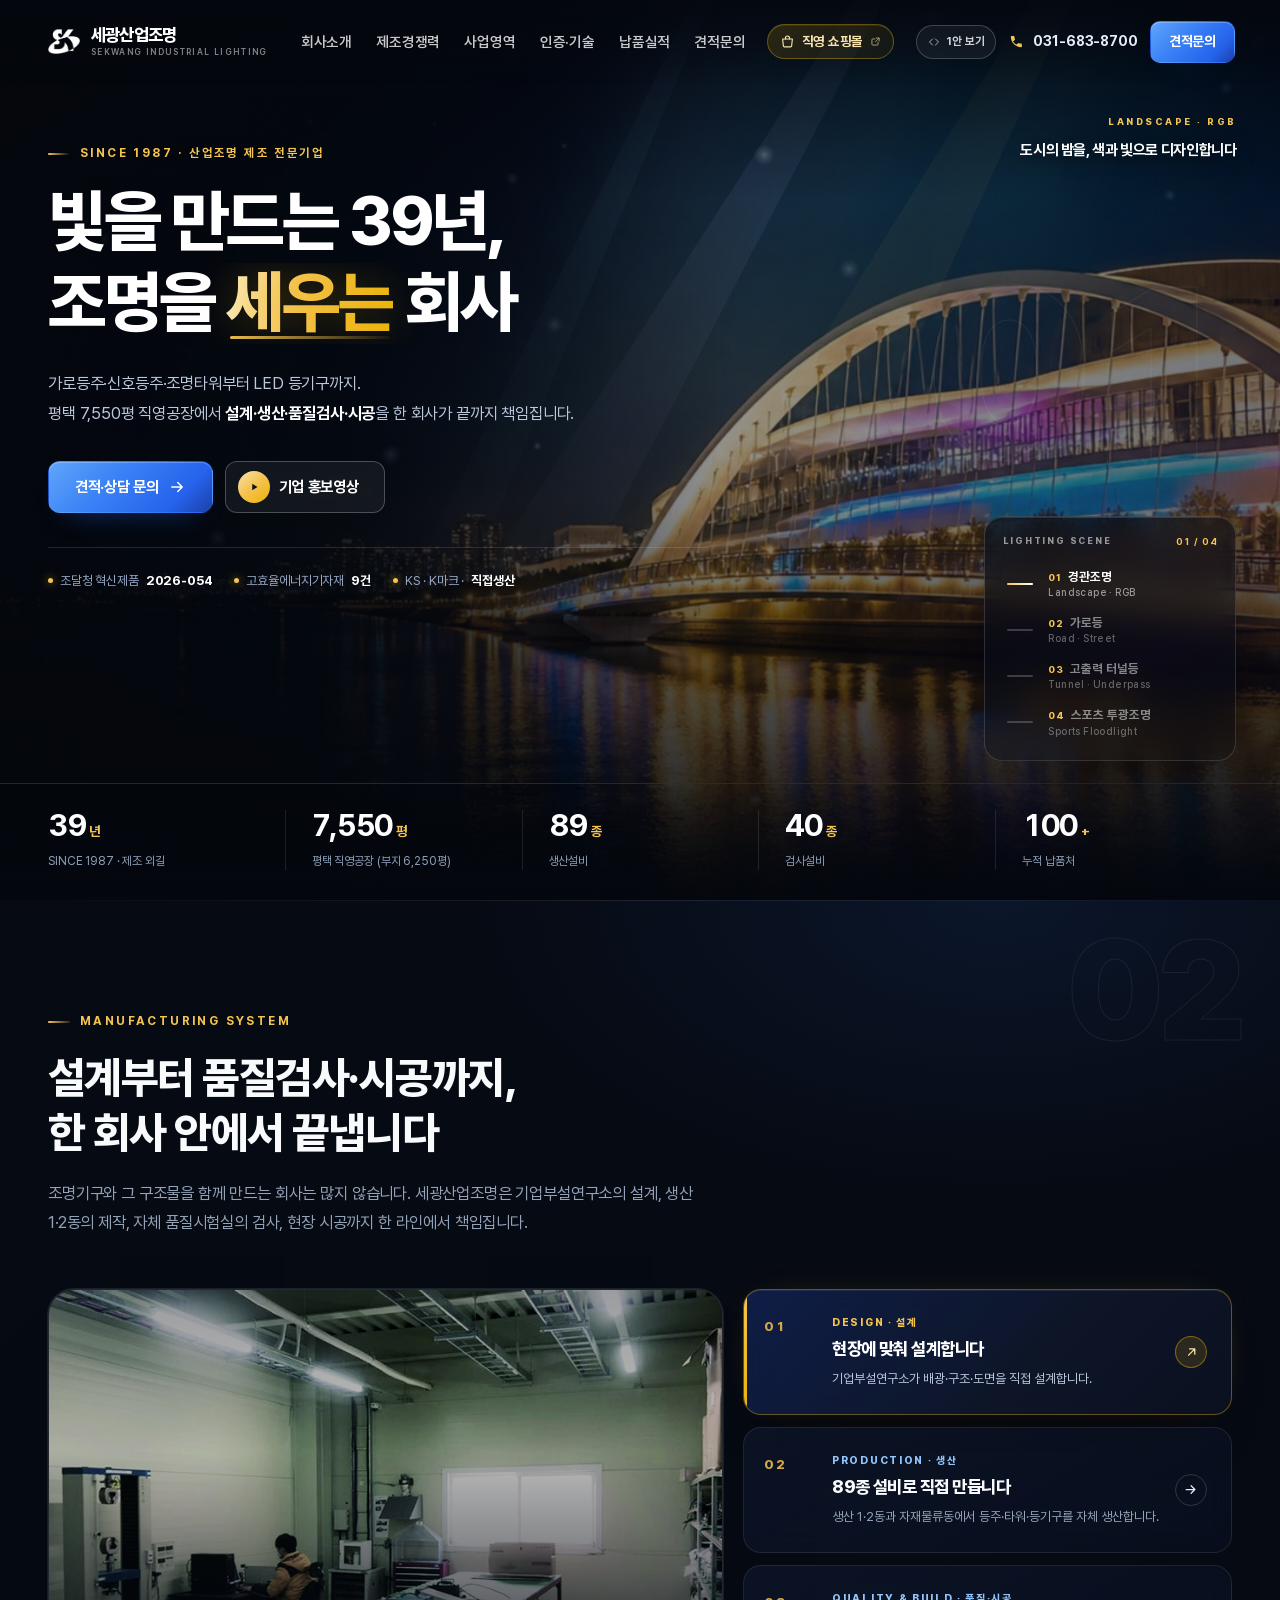
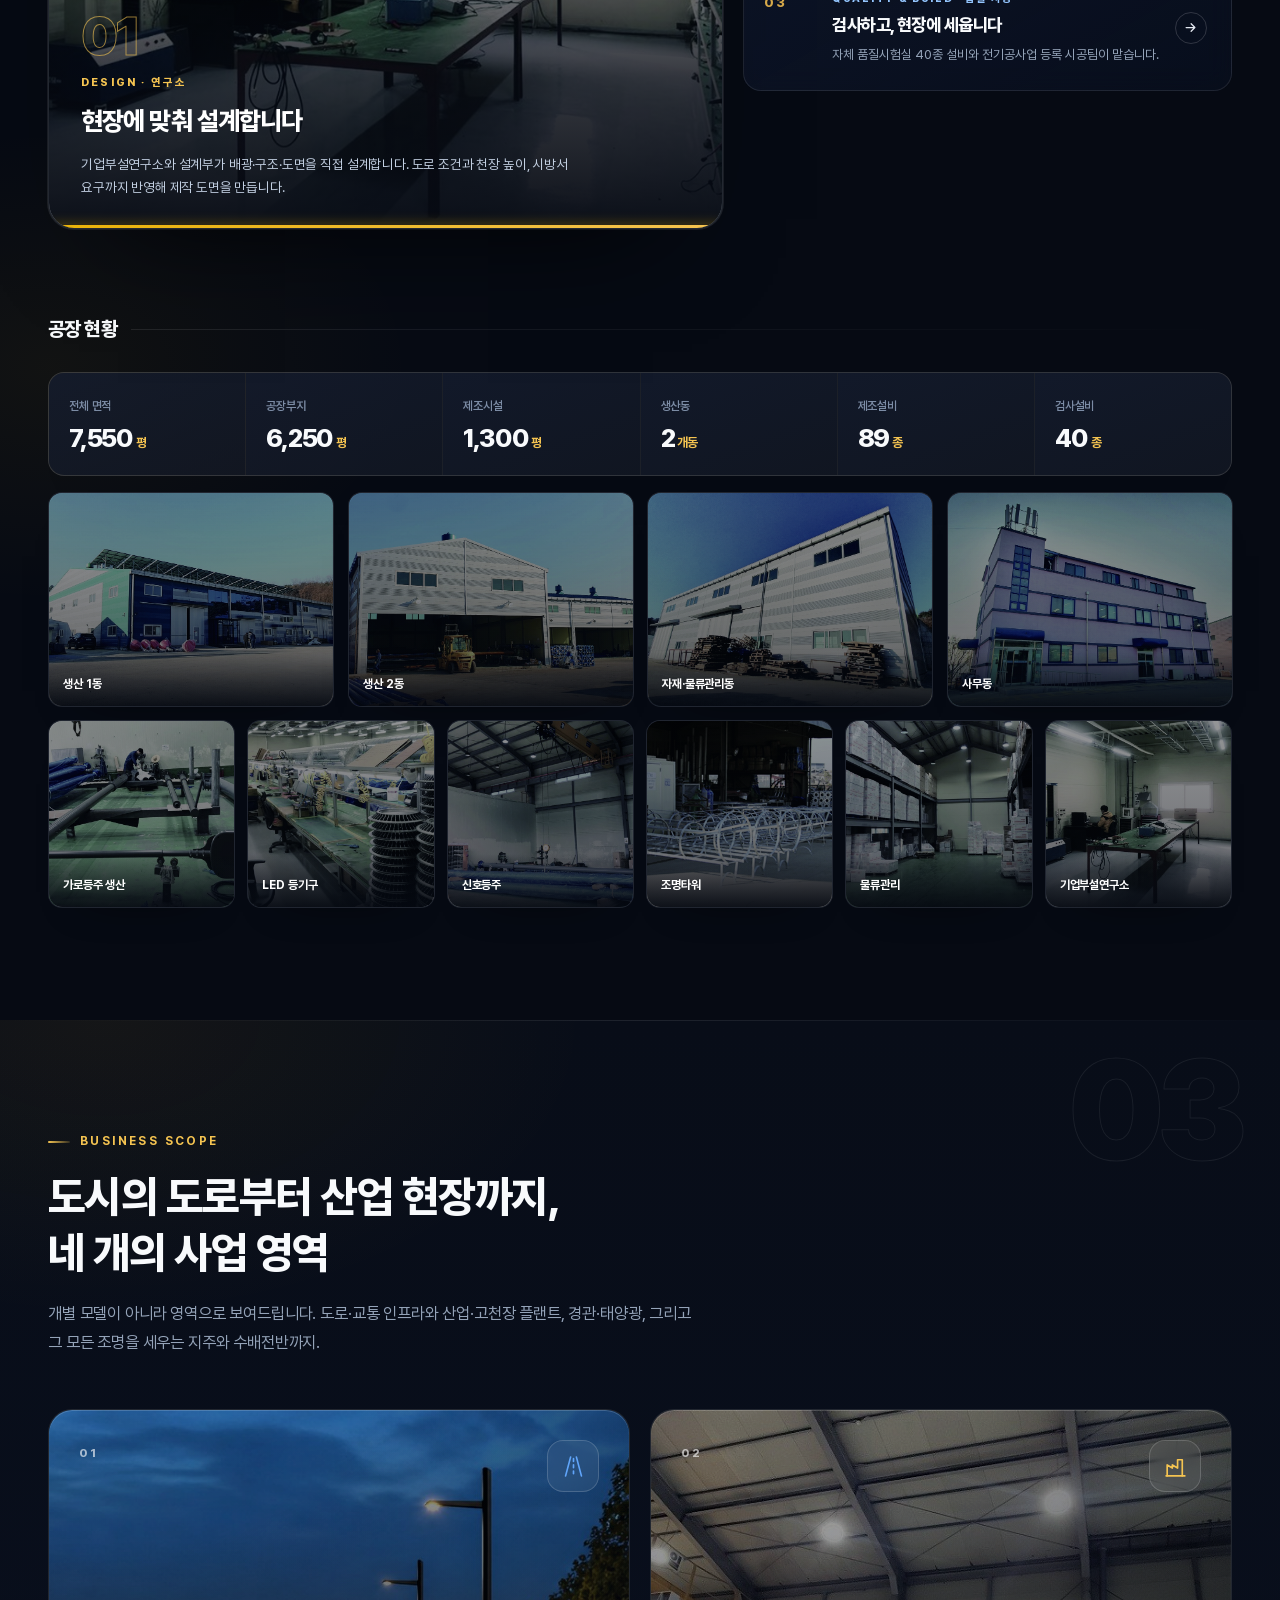
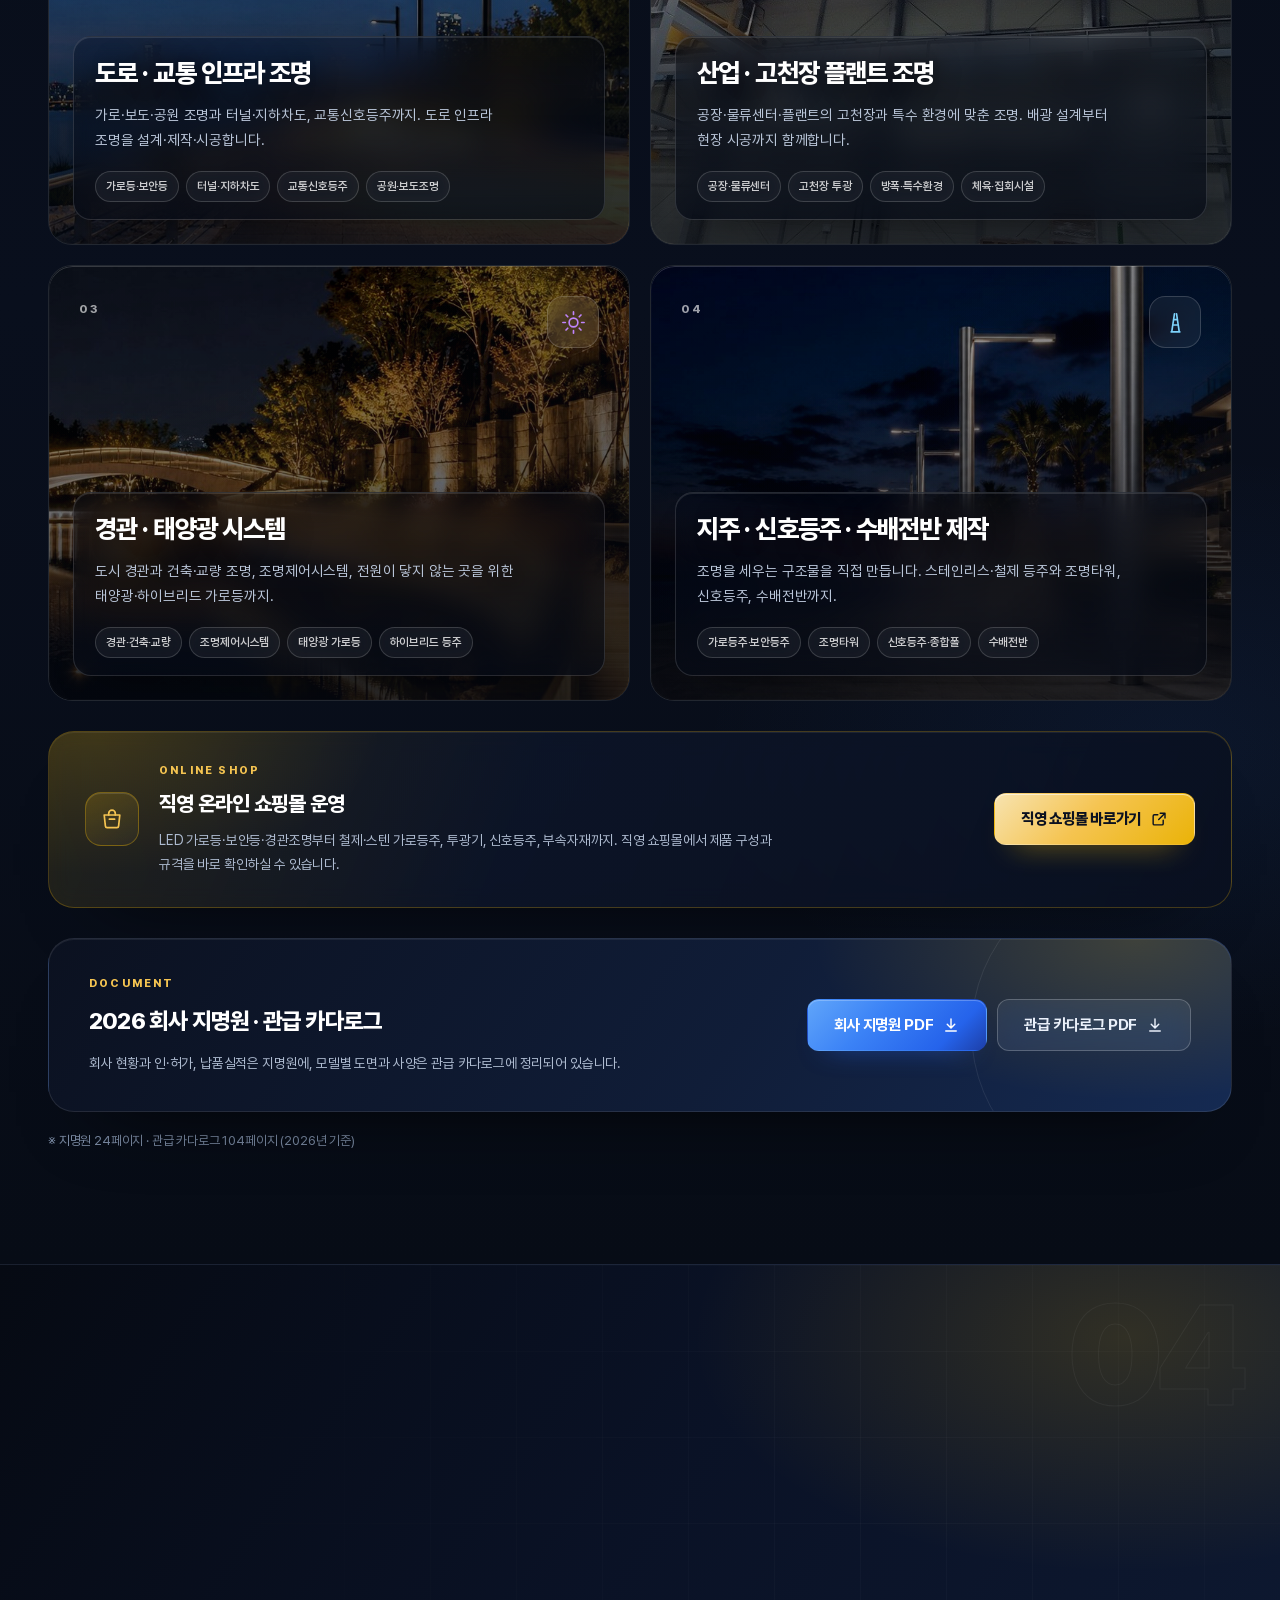
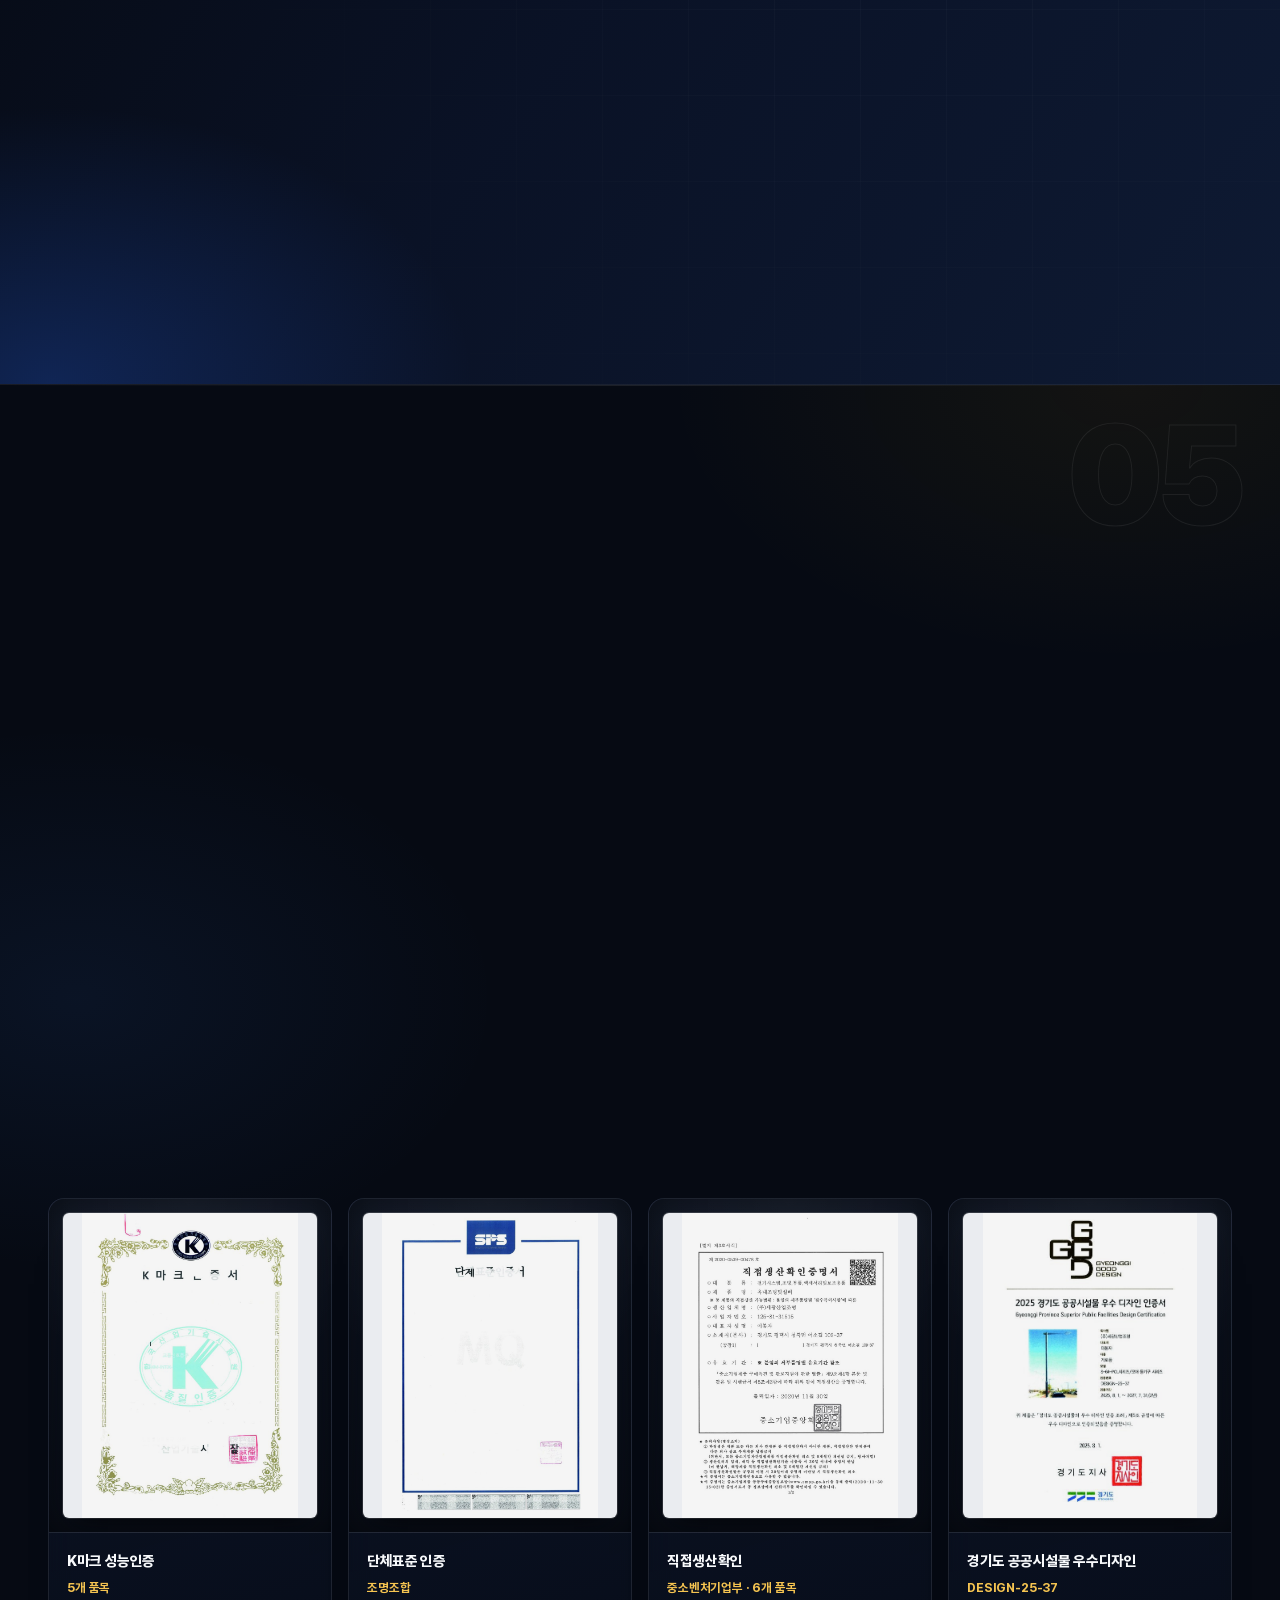
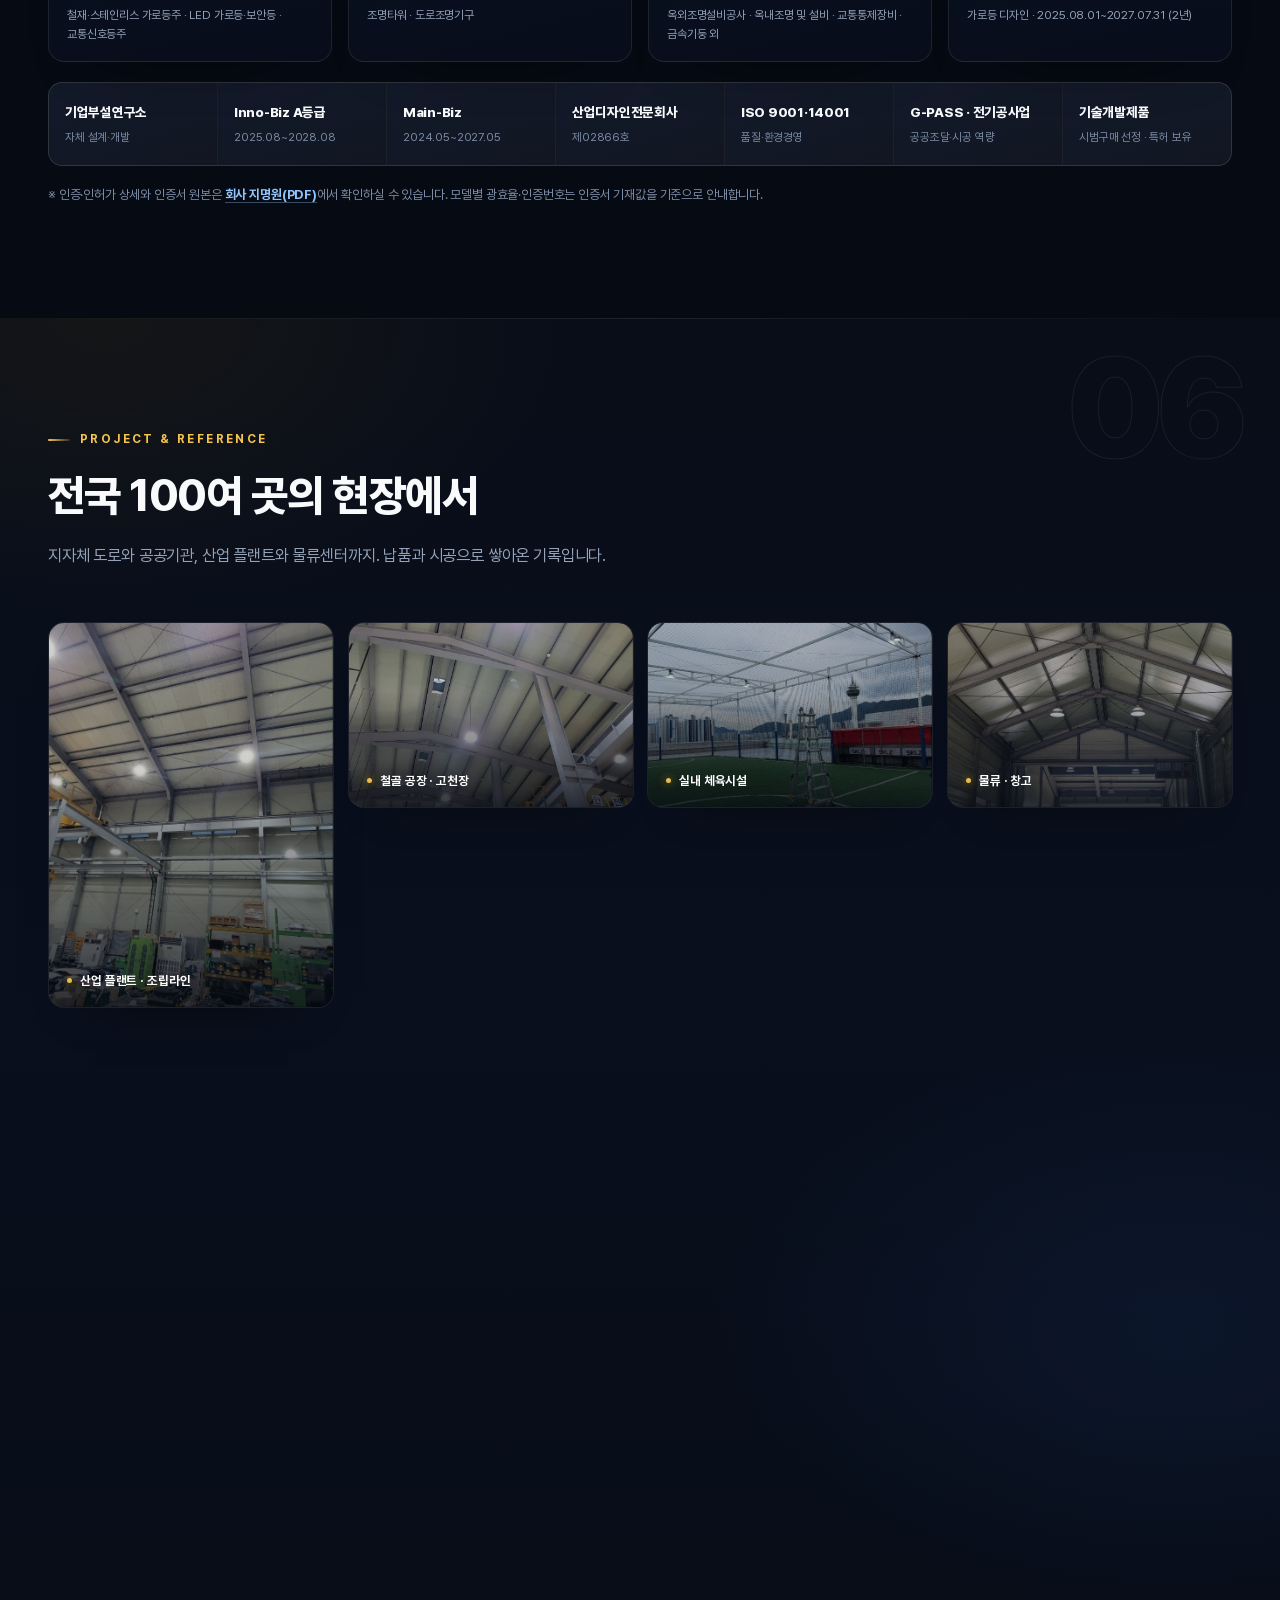
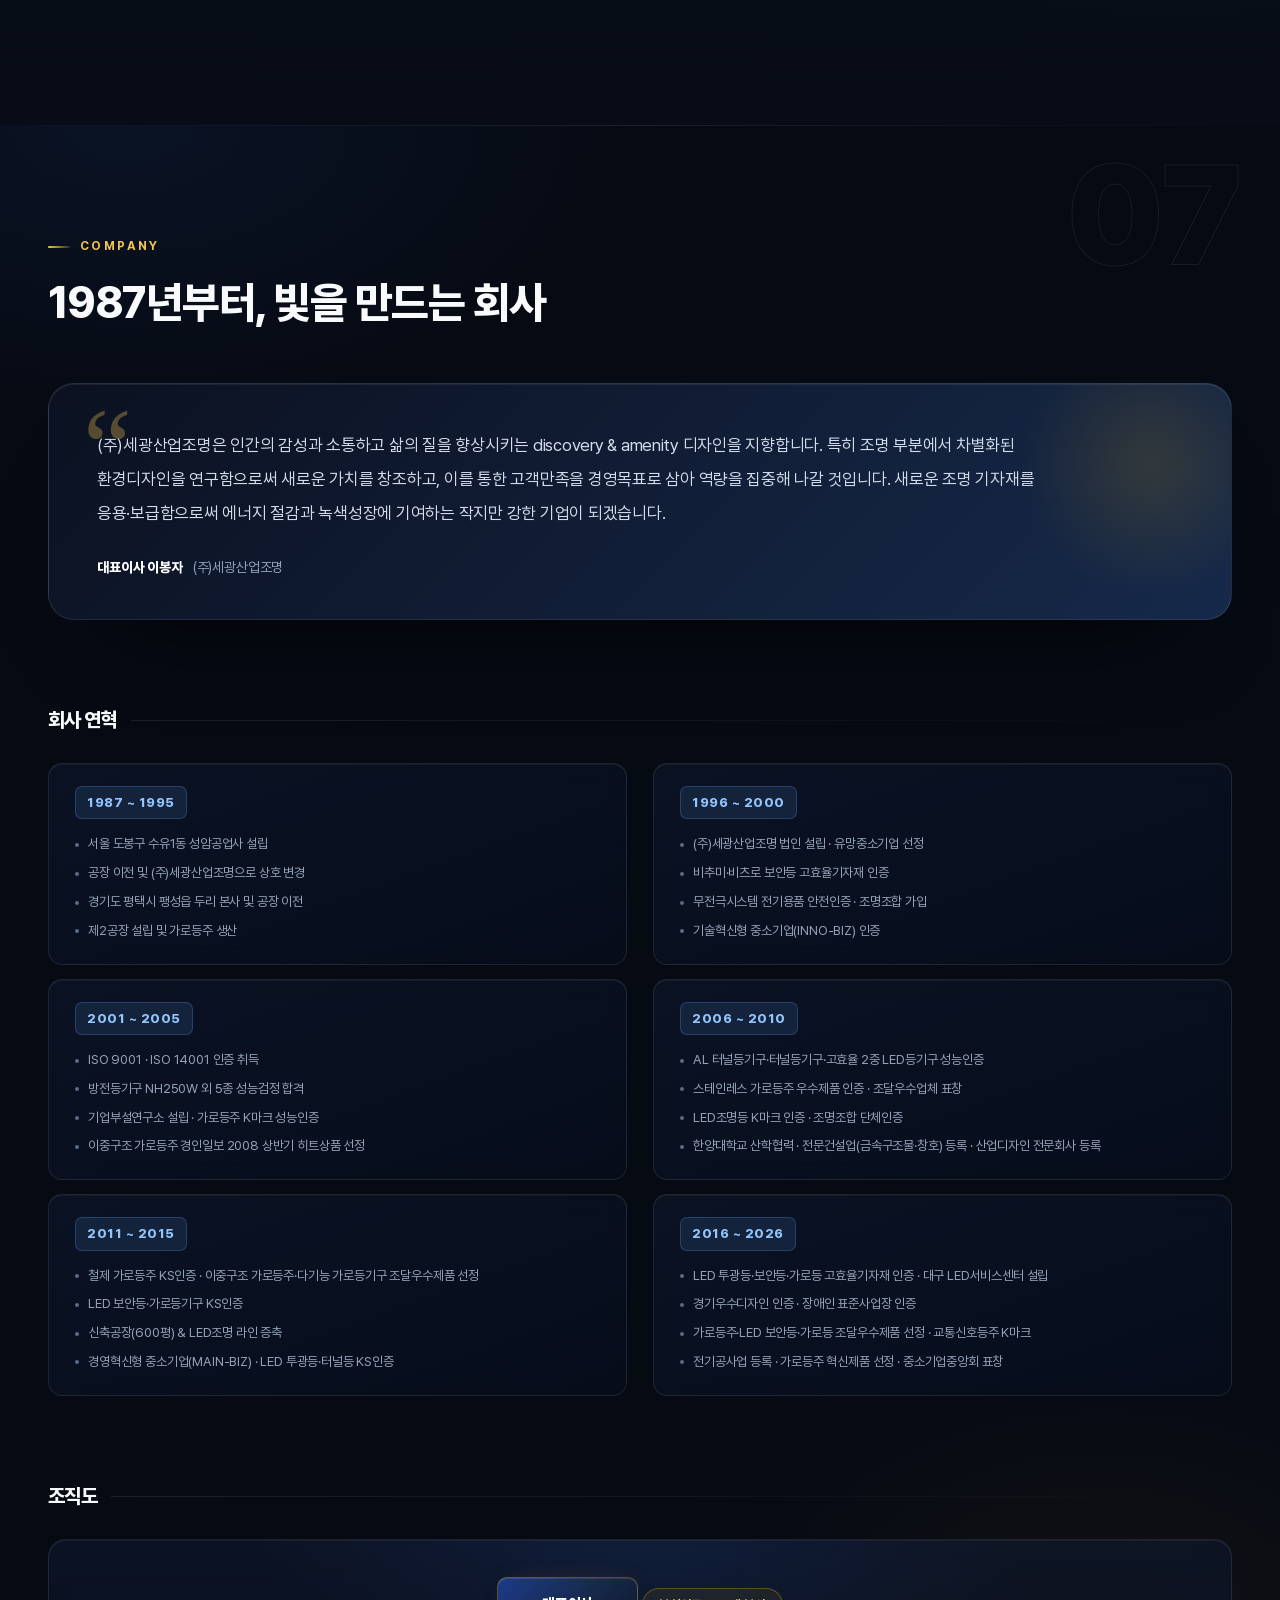
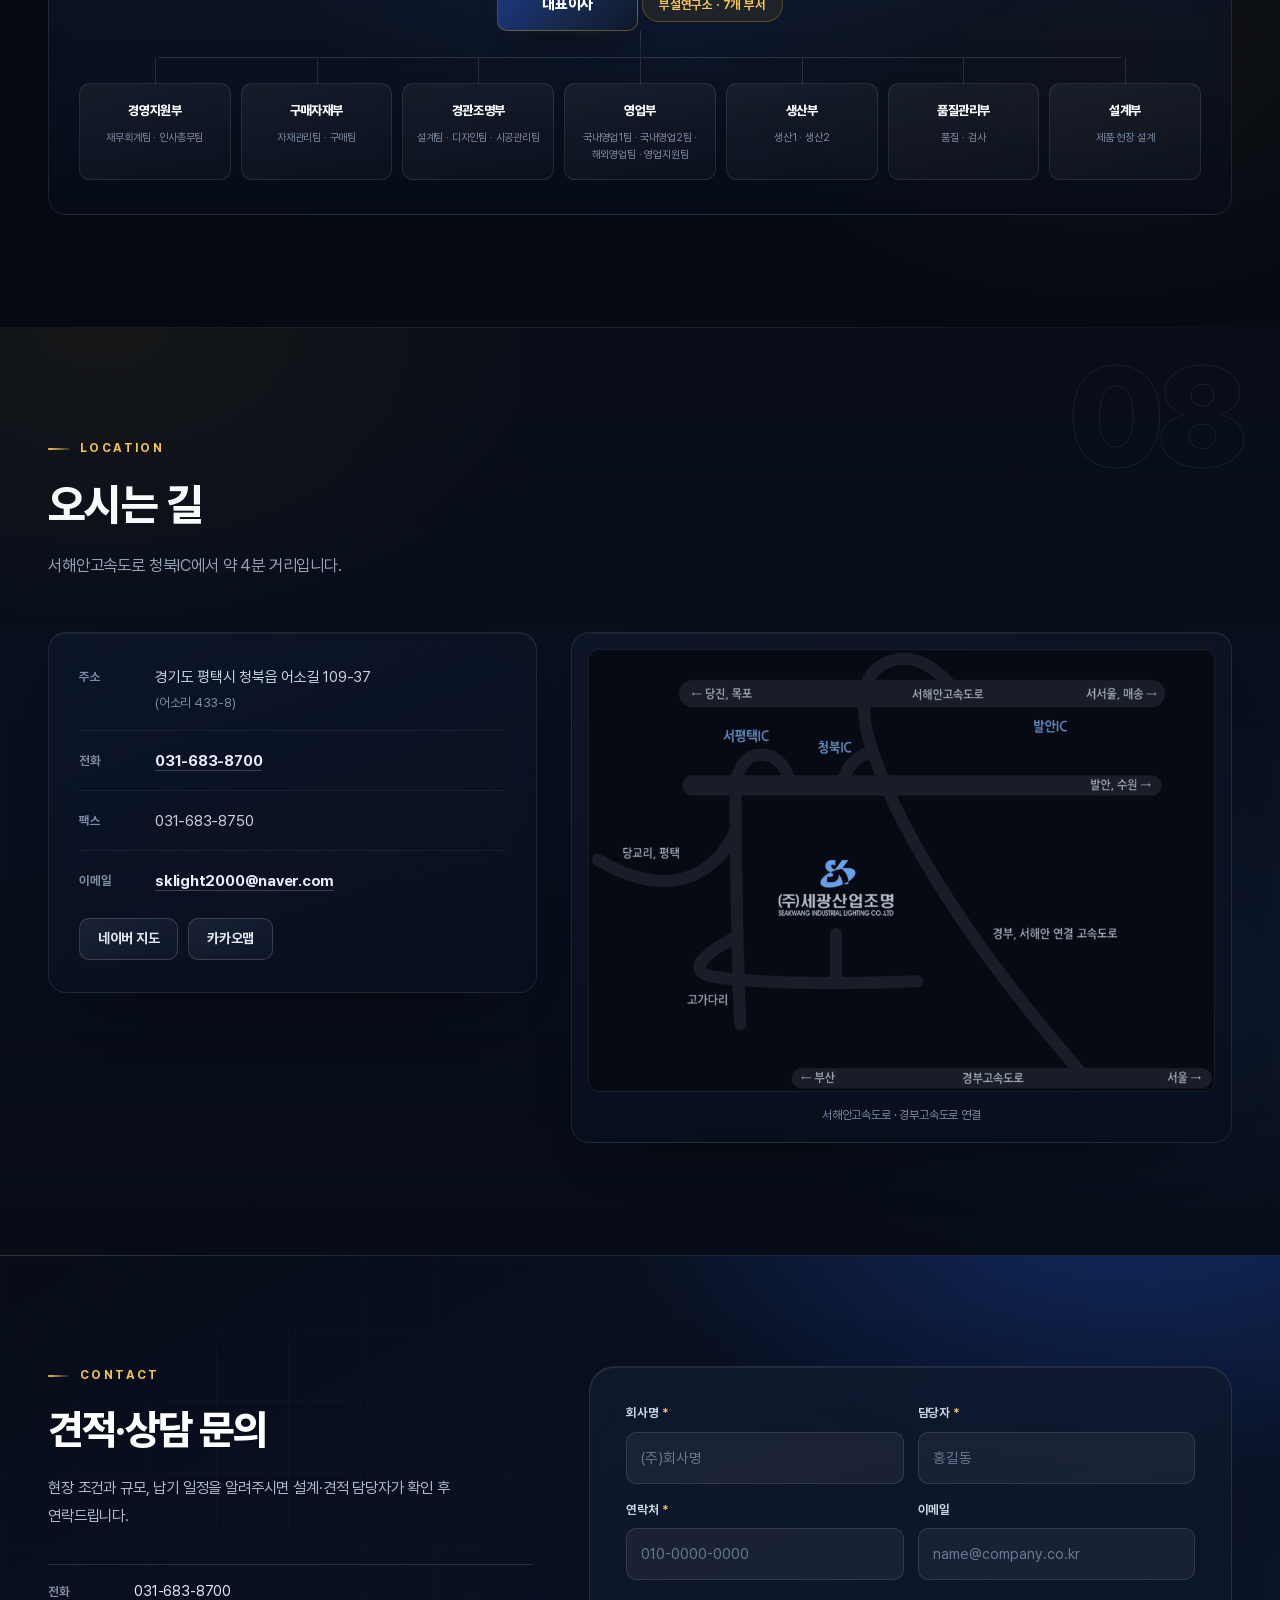
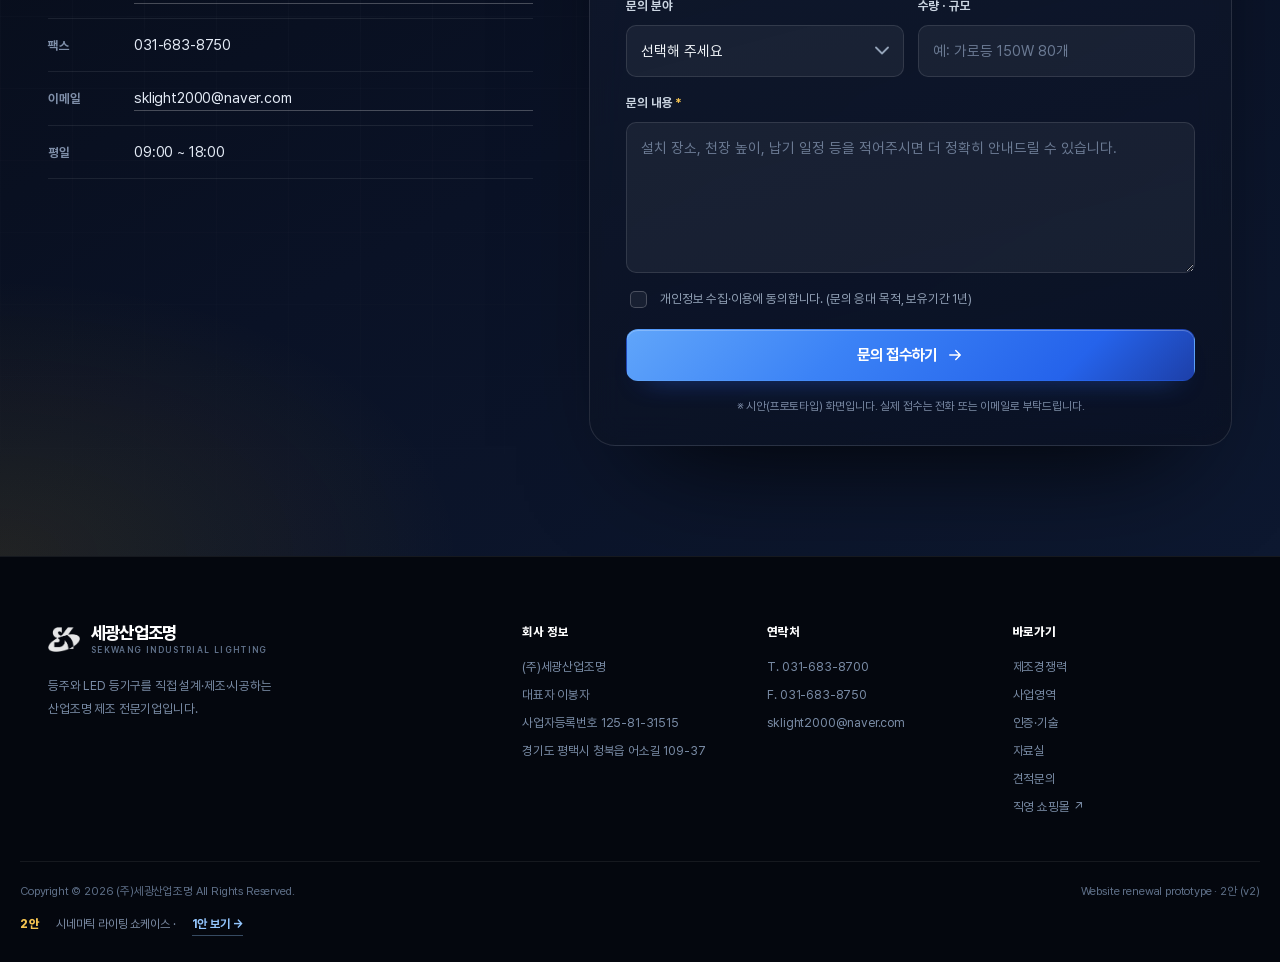
<file: v2.html>
<!DOCTYPE html>
<html lang="ko">
<head>
<meta charset="utf-8">
<meta name="viewport" content="width=device-width, initial-scale=1">
<title>(주)세광산업조명 | 2안 시안 · 빛으로 도시를 세우는 회사</title>
<meta name="description" content="1987년 설립. 경기도 평택 7,550평 직영공장에서 가로등주·신호등주·조명타워와 LED 등기구를 직접 설계·제조·품질검사·시공하는 산업조명 제조 전문기업 (주)세광산업조명. 조달청 혁신제품(2026-054), 고효율에너지기자재 9건, KS·K마크·직접생산 인증.">
<meta name="keywords" content="세광산업조명, 산업조명 제조기업, LED 조명 제조, 가로등주 제조, 조명타워, 신호등주, 수배전반, 혁신제품, 조달청, 고효율에너지기자재, 평택 조명공장">
<meta property="og:title" content="(주)세광산업조명 | 2안 시안 · 시네마틱 라이팅 쇼케이스">
<meta property="og:description" content="설계·제조·품질검사·시공을 한 회사가. 평택 7,550평 직영공장, 생산설비 89종·검사설비 40종.">
<meta property="og:type" content="website">
<meta name="theme-color" content="#070D1A">
<link rel="icon" href="assets/logo-mark.png" type="image/png">
<link rel="preload" href="assets/fonts/Pretendard-Regular.woff2" as="font" type="font/woff2" crossorigin>
<link rel="preload" href="assets/fonts/Pretendard-Bold.woff2" as="font" type="font/woff2" crossorigin>
<link rel="preload" as="image" href="assets/img/v2_landscape_rgb.jpg" fetchpriority="high">
<link rel="stylesheet" href="styles.css">
<link rel="stylesheet" href="v2-styles.css">
<script type="application/ld+json">
{
  "@context": "https://schema.org",
  "@type": "Organization",
  "name": "(주)세광산업조명",
  "alternateName": "SEKWANG INDUSTRIAL LIGHTING CO., LTD.",
  "url": "https://www.sklighting.com",
  "foundingDate": "1987",
  "email": "sklight2000@naver.com",
  "telephone": "+82-31-683-8700",
  "faxNumber": "+82-31-683-8750",
  "address": {
    "@type": "PostalAddress",
    "streetAddress": "경기도 평택시 청북읍 어소길 109-37",
    "addressLocality": "평택시",
    "addressRegion": "경기도",
    "addressCountry": "KR"
  },
  "description": "가로등주·신호등주·조명타워와 LED 등기구를 직접 설계·제조·품질검사·시공하는 산업조명 제조 전문기업"
}
</script>
</head>
<body class="v2">
<a class="skip-link" href="#main">본문 바로가기</a>
<noscript><style>[data-reveal]{opacity:1!important;transform:none!important}.hero__line>span{transform:none!important}</style></noscript>

<!-- 스크롤 진행률 -->
<div class="progress" aria-hidden="true"><span id="progressBar"></span></div>

<!-- ============ HEADER ============ -->
<header class="hd" id="hd">
  <div class="hd__inner">
    <a class="brand" href="#home" aria-label="세광산업조명 홈으로">
      <img class="brand__mark" src="assets/logo-mark.png" alt="">
      <span class="brand__txt">
        <strong>세광산업조명</strong>
        <span>SEKWANG INDUSTRIAL LIGHTING</span>
      </span>
    </a>

    <nav class="nav" id="nav" aria-label="주요 메뉴">
      <a href="#about">회사소개</a>
      <a href="#factory">제조경쟁력</a>
      <a href="#business">사업영역</a>
      <a href="#cert">인증·기술</a>
      <a href="#case">납품실적</a>
      <a href="#contact">견적문의</a>
      <a class="nav__shop" href="https://skldesign.cafe24.com" target="_blank" rel="noopener noreferrer">
        <span class="nav__shop-ic" aria-hidden="true"><svg viewBox="0 0 24 24"><path d="M4.2 8h15.6l-1.2 11.1a1.7 1.7 0 0 1-1.7 1.5H7.1a1.7 1.7 0 0 1-1.7-1.5L4.2 8Z"/><path d="M8.7 8V6.5a3.3 3.3 0 0 1 6.6 0V8"/></svg></span>
        <span>직영 쇼핑몰</span>
        <span class="nav__shop-ext" aria-hidden="true"><svg viewBox="0 0 24 24"><path d="M13.6 4.4H20v6.4M19.6 4.8l-8 8M17.6 13.6v4.6a1.6 1.6 0 0 1-1.6 1.6H5.8a1.6 1.6 0 0 1-1.6-1.6V8a1.6 1.6 0 0 1 1.6-1.6h4.6"/></svg></span>
      </a>
    </nav>

    <div class="hd__act">
      <a class="vswitch" href="index.html" title="1안(기본 시안)으로 이동">
        <svg viewBox="0 0 24 24" aria-hidden="true"><path d="M9 6 3 12l6 6M15 6l6 6-6 6"/></svg>
        <span>1안 보기</span>
      </a>
      <a class="hd__tel" href="tel:0316838700">
        <svg viewBox="0 0 24 24" aria-hidden="true"><path d="M6.6 10.8c1.2 2.4 3.2 4.4 5.6 5.6l1.9-1.9c.3-.3.7-.4 1-.2 1.1.4 2.3.6 3.5.6.6 0 1 .4 1 1V19c0 .6-.4 1-1 1C10.5 20 4 13.5 4 5.4c0-.6.4-1 1-1h3.1c.6 0 1 .4 1 1 0 1.2.2 2.4.6 3.5.1.4 0 .8-.2 1l-1.9 1.9Z"/></svg>
        <span>031-683-8700</span>
      </a>
      <a class="btn btn--primary btn--sm" href="#contact">견적문의</a>
      <button class="burger" id="burger" aria-label="메뉴 열기" aria-expanded="false" aria-controls="nav">
        <span></span><span></span><span></span>
      </button>
    </div>
  </div>
</header>

<main id="main">

<!-- ============ HERO (2안 — 4 SCENE CINEMATIC) ============ -->
<section class="vh" id="home" data-scene="0">
  <div class="vh__stage" aria-hidden="true">
    <figure class="vh__slide is-on"><img src="assets/img/v2_landscape_rgb.jpg" alt="" width="1672" height="941" fetchpriority="high" decoding="async"></figure>
    <figure class="vh__slide"><img src="assets/img/v2_street_hero.jpg" alt="" width="1672" height="941" decoding="async"></figure>
    <figure class="vh__slide"><img src="assets/img/v2_tunnel.jpg" alt="" width="1672" height="941" decoding="async"></figure>
    <figure class="vh__slide"><img src="assets/img/v2_sports_park.jpg" alt="" width="1672" height="941" decoding="async"></figure>
  </div>

  <div class="vh__tone" aria-hidden="true"></div>
  <canvas class="vh__fx" id="vhFx" aria-hidden="true"></canvas>
  <div class="vh__rays" aria-hidden="true"><i></i><i></i><i></i><i></i></div>
  <div class="vh__scrim" aria-hidden="true"></div>
  <div class="vh__grain" aria-hidden="true"></div>
  <div class="vh__ghost" aria-hidden="true"><span id="vhGhost">01</span></div>

  <div class="wrap vh__inner">
    <div class="vh__copy">
      <p class="eyebrow eyebrow--light" data-reveal>SINCE 1987 · 산업조명 제조 전문기업</p>
      <h1 class="vh__title">
        <span class="vh__line" data-reveal="mask" data-delay="1"><span>빛을 만드는 39년,</span></span>
        <span class="vh__line" data-reveal="mask" data-delay="2"><span>조명을 <em class="vh__hl">세우는</em> 회사</span></span>
      </h1>
      <p class="vh__sub" data-reveal data-delay="3">
        가로등주·신호등주·조명타워부터 LED 등기구까지.<br>
        평택 7,550평 직영공장에서 <strong>설계·생산·품질검사·시공</strong>을 한 회사가 끝까지 책임집니다.
      </p>
      <div class="vh__cta" data-reveal data-delay="4">
        <a class="btn btn--primary" href="#contact">견적·상담 문의
          <svg viewBox="0 0 24 24" aria-hidden="true"><path d="M5 12h13M13 6l6 6-6 6"/></svg>
        </a>
        <button class="btn btn--video" type="button" data-video="C8vakoHEk7M" aria-haspopup="dialog">
          <span class="btn__play" aria-hidden="true"><svg viewBox="0 0 24 24"><path d="M9 6.5v11l9-5.5-9-5.5Z"/></svg></span>
          기업 홍보영상
        </button>
      </div>
      <ul class="vh__chips" data-reveal data-delay="5">
        <li>조달청 혁신제품 <b>2026-054</b></li>
        <li>고효율에너지기자재 <b>9건</b></li>
        <li>KS · K마크 · <b>직접생산</b></li>
      </ul>
    </div>
  </div>

  <div class="vh__cap" aria-live="polite">
    <p class="vh__cap-k" id="vhCapK">LANDSCAPE · RGB</p>
    <p class="vh__cap-t" id="vhCapT">도시의 밤을, 색과 빛으로 디자인합니다</p>
  </div>

  <div class="vh__dock" data-reveal data-delay="3">
    <p class="vh__dock-k">LIGHTING SCENE <b id="vhCount">01 / 04</b></p>
    <div class="vh__tabs" id="vhTabs" role="group" aria-label="히어로 장면 선택">
      <button class="vh__tab is-on" type="button" aria-pressed="true" data-scene-to="0">
        <span class="vh__tab-bar"><i></i></span>
        <span class="vh__tab-t"><b>01</b>경관조명<em>Landscape · RGB</em></span>
      </button>
      <button class="vh__tab" type="button" aria-pressed="false" data-scene-to="1">
        <span class="vh__tab-bar"><i></i></span>
        <span class="vh__tab-t"><b>02</b>가로등<em>Road · Street</em></span>
      </button>
      <button class="vh__tab" type="button" aria-pressed="false" data-scene-to="2">
        <span class="vh__tab-bar"><i></i></span>
        <span class="vh__tab-t"><b>03</b>고출력 터널등<em>Tunnel · Underpass</em></span>
      </button>
      <button class="vh__tab" type="button" aria-pressed="false" data-scene-to="3">
        <span class="vh__tab-bar"><i></i></span>
        <span class="vh__tab-t"><b>04</b>스포츠 투광조명<em>Sports Floodlight</em></span>
      </button>
    </div>
  </div>

  <div class="vh__foot">
    <div class="wrap">
      <ul class="metrics" id="heroMetrics">
        <li><p class="metrics__n"><b data-count="39">0</b><small>년</small></p><p class="metrics__k">SINCE 1987 · 제조 외길</p></li>
        <li><p class="metrics__n"><b data-count="7550">0</b><small>평</small></p><p class="metrics__k">평택 직영공장 (부지 6,250평)</p></li>
        <li><p class="metrics__n"><b data-count="89">0</b><small>종</small></p><p class="metrics__k">생산설비</p></li>
        <li><p class="metrics__n"><b data-count="40">0</b><small>종</small></p><p class="metrics__k">검사설비</p></li>
        <li><p class="metrics__n"><b data-count="100">0</b><small>+</small></p><p class="metrics__k">누적 납품처</p></li>
      </ul>
    </div>
  </div>
</section>

<!-- ============ MANUFACTURING ============ -->
<section class="sec" id="factory">
  <span class="vghost" aria-hidden="true">02</span>
  <div class="wrap">
    <header class="sec__head">
      <p class="eyebrow" data-reveal>MANUFACTURING SYSTEM</p>
      <h2 data-reveal data-delay="1">설계부터 품질검사·시공까지,<br class="pc"> 한&nbsp;회사 안에서 끝냅니다</h2>
      <p class="sec__desc" data-reveal data-delay="2">
        조명기구와 그 구조물을 함께 만드는 회사는 많지 않습니다.
        세광산업조명은 기업부설연구소의 설계, 생산 1·2동의 제작,
        자체 품질시험실의 검사, 현장 시공까지 한 라인에서 책임집니다.
      </p>
    </header>

    <div class="showcase" id="showcase">
      <div class="showcase__stage" data-reveal>
        <figure class="showcase__frame is-on" data-frame="0">
          <img src="assets/facility/line-lab.jpg" alt="기업부설연구소 설계 공간" loading="lazy">
          <span class="showcase__scan" aria-hidden="true"></span>
          <figcaption>
            <span class="showcase__no">01</span>
            <p class="showcase__k">DESIGN · 연구소</p>
            <h3 class="showcase__t">현장에 맞춰 설계합니다</h3>
            <p class="showcase__c">기업부설연구소와 설계부가 배광·구조·도면을 직접 설계합니다. 도로 조건과 천장 높이, 시방서 요구까지 반영해 제작 도면을 만듭니다.</p>
          </figcaption>
        </figure>
        <figure class="showcase__frame" data-frame="1">
          <img src="assets/facility/line-pole.jpg" alt="가로등주 생산라인" loading="lazy">
          <span class="showcase__scan" aria-hidden="true"></span>
          <figcaption>
            <span class="showcase__no">02</span>
            <p class="showcase__k">PRODUCTION · 생산</p>
            <h3 class="showcase__t">89종 설비로 직접 만듭니다</h3>
            <p class="showcase__c">생산 1·2동과 자재물류동에서 절곡기·자동용접기 등 89종 설비로 스테인리스·철제 등주와 조명타워, LED 등기구를 자체 생산합니다.</p>
          </figcaption>
        </figure>
        <figure class="showcase__frame" data-frame="2">
          <img src="assets/facility/line-led.jpg" alt="LED 등기구 생산·검사 라인" loading="lazy">
          <span class="showcase__scan" aria-hidden="true"></span>
          <figcaption>
            <span class="showcase__no">03</span>
            <p class="showcase__k">QUALITY &amp; BUILD · 품질·시공</p>
            <h3 class="showcase__t">검사하고, 현장에 세웁니다</h3>
            <p class="showcase__c">자체 품질시험실에서 만능재료시험기 외 40종 검사설비로 확인하고, 전기공사업 등록 시공팀이 현장 설치와 사후관리까지 맡습니다.</p>
          </figcaption>
        </figure>
        <div class="showcase__timer" aria-hidden="true"><span id="showcaseBar"></span></div>
      </div>

      <ol class="steps" id="steps">
        <li>
          <button class="step is-on" type="button" data-step="0" aria-selected="true">
            <span class="step__no">01</span>
            <span class="step__body">
              <span class="step__k">DESIGN · 설계</span>
              <span class="step__t">현장에 맞춰 설계합니다</span>
              <span class="step__d">기업부설연구소가 배광·구조·도면을 직접 설계합니다.</span>
            </span>
            <span class="step__ar" aria-hidden="true"><svg viewBox="0 0 24 24"><path d="M5 12h13M13 6l6 6-6 6"/></svg></span>
          </button>
        </li>
        <li>
          <button class="step" type="button" data-step="1" aria-selected="false">
            <span class="step__no">02</span>
            <span class="step__body">
              <span class="step__k">PRODUCTION · 생산</span>
              <span class="step__t">89종 설비로 직접 만듭니다</span>
              <span class="step__d">생산 1·2동과 자재물류동에서 등주·타워·등기구를 자체 생산합니다.</span>
            </span>
            <span class="step__ar" aria-hidden="true"><svg viewBox="0 0 24 24"><path d="M5 12h13M13 6l6 6-6 6"/></svg></span>
          </button>
        </li>
        <li>
          <button class="step" type="button" data-step="2" aria-selected="false">
            <span class="step__no">03</span>
            <span class="step__body">
              <span class="step__k">QUALITY &amp; BUILD · 품질·시공</span>
              <span class="step__t">검사하고, 현장에 세웁니다</span>
              <span class="step__d">자체 품질시험실 40종 설비와 전기공사업 등록 시공팀이 맡습니다.</span>
            </span>
            <span class="step__ar" aria-hidden="true"><svg viewBox="0 0 24 24"><path d="M5 12h13M13 6l6 6-6 6"/></svg></span>
          </button>
        </li>
      </ol>
    </div>

    <h3 class="subhead" data-reveal>공장 현황</h3>
    <div class="stat-grid" data-reveal>
      <div class="stat"><p class="stat__k">전체 면적</p><p class="stat__v">7,550<small>평</small></p></div>
      <div class="stat"><p class="stat__k">공장부지</p><p class="stat__v">6,250<small>평</small></p></div>
      <div class="stat"><p class="stat__k">제조시설</p><p class="stat__v">1,300<small>평</small></p></div>
      <div class="stat"><p class="stat__k">생산동</p><p class="stat__v">2<small>개동</small></p></div>
      <div class="stat"><p class="stat__k">제조설비</p><p class="stat__v">89<small>종</small></p></div>
      <div class="stat"><p class="stat__k">검사설비</p><p class="stat__v">40<small>종</small></p></div>
    </div>

    <div class="facil" data-reveal>
      <figure data-tilt data-tilt-max="4"><img src="assets/facility/building-1.jpg" alt="생산 1동" loading="lazy"><figcaption>생산 1동</figcaption></figure>
      <figure data-tilt data-tilt-max="4"><img src="assets/facility/building-2.jpg" alt="생산 2동" loading="lazy"><figcaption>생산 2동</figcaption></figure>
      <figure data-tilt data-tilt-max="4"><img src="assets/facility/building-3.jpg" alt="자재·물류관리동" loading="lazy"><figcaption>자재·물류관리동</figcaption></figure>
      <figure data-tilt data-tilt-max="4"><img src="assets/facility/building-4.jpg" alt="사무동" loading="lazy"><figcaption>사무동</figcaption></figure>
    </div>

    <div class="procline" data-reveal>
      <figure><img src="assets/facility/line-pole.jpg" alt="가로등주 생산라인" loading="lazy"><figcaption>가로등주 생산</figcaption></figure>
      <figure><img src="assets/facility/line-led.jpg" alt="LED 등기구 생산라인" loading="lazy"><figcaption>LED 등기구</figcaption></figure>
      <figure><img src="assets/facility/line-signal.jpg" alt="신호등주 생산" loading="lazy"><figcaption>신호등주</figcaption></figure>
      <figure><img src="assets/facility/line-tower.jpg" alt="조명타워 생산" loading="lazy"><figcaption>조명타워</figcaption></figure>
      <figure><img src="assets/facility/line-logistics.jpg" alt="자재 물류관리" loading="lazy"><figcaption>물류관리</figcaption></figure>
      <figure><img src="assets/facility/line-lab.jpg" alt="기업부설연구소" loading="lazy"><figcaption>기업부설연구소</figcaption></figure>
    </div>
  </div>
</section>

<!-- ============ BUSINESS SCOPE ============ -->
<section class="sec sec--soft" id="business">
  <span class="vghost" aria-hidden="true">03</span>
  <div class="wrap">
    <header class="sec__head">
      <p class="eyebrow" data-reveal>BUSINESS SCOPE</p>
      <h2 data-reveal data-delay="1">도시의 도로부터 산업 현장까지,<br class="pc"> 네 개의 사업 영역</h2>
      <p class="sec__desc" data-reveal data-delay="2">
        개별 모델이 아니라 영역으로 보여드립니다.
        도로·교통 인프라와 산업·고천장 플랜트, 경관·태양광,
        그리고 그 모든 조명을 세우는 지주와 수배전반까지.
      </p>
    </header>

    <div class="vbiz">
      <article class="vbiz__card" data-reveal data-tilt data-tilt-max="3">
        <div class="vbiz__bg"><img src="assets/img/v2_card_road.jpg" alt="도로와 보행로를 따라 이어지는 가로등 야경" loading="lazy"></div>
        <div class="vbiz__shade" aria-hidden="true"></div>
        <div class="vbiz__glow" aria-hidden="true"></div>
        <div class="vbiz__body">
          <div class="vbiz__top">
            <span class="vbiz__no">01</span>
            <span class="vbiz__ic" aria-hidden="true">
              <svg viewBox="0 0 24 24"><path d="M9.2 3 4.4 21M14.8 3l4.8 18M12 4.5v2.6M12 10.4v2.6M12 16.3v2.6"/></svg>
            </span>
          </div>
          <div class="vbiz__txt">
            <h3>도로 · 교통 인프라 조명</h3>
            <p>가로·보도·공원 조명과 터널·지하차도, 교통신호등주까지. 도로 인프라 조명을 설계·제작·시공합니다.</p>
            <ul class="vbiz__tags">
              <li>가로등·보안등</li><li>터널·지하차도</li><li>교통신호등주</li><li>공원·보도조명</li>
            </ul>
          </div>
        </div>
      </article>

      <article class="vbiz__card" data-reveal data-delay="1" data-tilt data-tilt-max="3">
        <div class="vbiz__bg"><img src="assets/case/site-14.jpg" alt="공장 조립라인 상부에 설치된 고천장 조명" loading="lazy"></div>
        <div class="vbiz__shade" aria-hidden="true"></div>
        <div class="vbiz__glow" aria-hidden="true"></div>
        <div class="vbiz__body">
          <div class="vbiz__top">
            <span class="vbiz__no">02</span>
            <span class="vbiz__ic" aria-hidden="true">
              <svg viewBox="0 0 24 24"><path d="M4 21V10.5l5 3v-3l5 3V5.5h4.5V21"/><path d="M3 21h18"/></svg>
            </span>
          </div>
          <div class="vbiz__txt">
            <h3>산업 · 고천장 플랜트 조명</h3>
            <p>공장·물류센터·플랜트의 고천장과 특수 환경에 맞춘 조명. 배광 설계부터 현장 시공까지 함께합니다.</p>
            <ul class="vbiz__tags">
              <li>공장·물류센터</li><li>고천장 투광</li><li>방폭·특수환경</li><li>체육·집회시설</li>
            </ul>
          </div>
        </div>
      </article>

      <article class="vbiz__card" data-reveal data-tilt data-tilt-max="3">
        <div class="vbiz__bg"><img src="assets/img/v2_card_landscape.jpg" alt="수변공원과 아치형 교량의 경관조명 야경" loading="lazy"></div>
        <div class="vbiz__shade" aria-hidden="true"></div>
        <div class="vbiz__glow" aria-hidden="true"></div>
        <div class="vbiz__body">
          <div class="vbiz__top">
            <span class="vbiz__no">03</span>
            <span class="vbiz__ic" aria-hidden="true">
              <svg viewBox="0 0 24 24"><circle cx="12" cy="12" r="4.2"/><path d="M12 1.8v2.4M12 19.8v2.4M1.8 12h2.4M19.8 12h2.4M4.8 4.8l1.7 1.7M17.5 17.5l1.7 1.7M19.2 4.8l-1.7 1.7M6.5 17.5l-1.7 1.7"/></svg>
            </span>
          </div>
          <div class="vbiz__txt">
            <h3>경관 · 태양광 시스템</h3>
            <p>도시 경관과 건축·교량 조명, 조명제어시스템, 전원이 닿지 않는 곳을 위한 태양광·하이브리드 가로등까지.</p>
            <ul class="vbiz__tags">
              <li>경관·건축·교량</li><li>조명제어시스템</li><li>태양광 가로등</li><li>하이브리드 등주</li>
            </ul>
          </div>
        </div>
      </article>

      <article class="vbiz__card" data-reveal data-delay="1" data-tilt data-tilt-max="3">
        <div class="vbiz__bg"><img src="assets/img/v2_card_pole.jpg" alt="수변 보행로를 따라 세워진 스테인리스 가로등주" loading="lazy"></div>
        <div class="vbiz__shade" aria-hidden="true"></div>
        <div class="vbiz__glow" aria-hidden="true"></div>
        <div class="vbiz__body">
          <div class="vbiz__top">
            <span class="vbiz__no">04</span>
            <span class="vbiz__ic" aria-hidden="true">
              <svg viewBox="0 0 24 24"><path d="M8.4 21 11 3.6M15.6 21 13 3.6M9.5 14.4h5M10.3 9.2h3.4M7.8 21h8.4"/></svg>
            </span>
          </div>
          <div class="vbiz__txt">
            <h3>지주 · 신호등주 · 수배전반 제작</h3>
            <p>조명을 세우는 구조물을 직접 만듭니다. 스테인리스·철제 등주와 조명타워, 신호등주, 수배전반까지.</p>
            <ul class="vbiz__tags">
              <li>가로등주·보안등주</li><li>조명타워</li><li>신호등주·종합폴</li><li>수배전반</li>
            </ul>
          </div>
        </div>
      </article>
    </div>

    <div class="shopband" data-reveal>
      <div class="shopband__head">
        <span class="shopband__ic" aria-hidden="true">
          <svg viewBox="0 0 24 24"><path d="M4.2 8h15.6l-1.2 11.1a1.7 1.7 0 0 1-1.7 1.5H7.1a1.7 1.7 0 0 1-1.7-1.5L4.2 8Z"/><path d="M8.7 8V6.5a3.3 3.3 0 0 1 6.6 0V8"/><path d="M9.4 12.2h5.2"/></svg>
        </span>
        <div class="shopband__txt">
          <p class="shopband__kicker">ONLINE SHOP</p>
          <h3>직영 온라인 쇼핑몰 운영</h3>
          <p class="shopband__desc">LED 가로등·보안등·경관조명부터 철제·스텐 가로등주, 투광기, 신호등주, 부속자재까지. 직영 쇼핑몰에서 제품 구성과 규격을 바로 확인하실 수 있습니다.</p>
        </div>
      </div>
      <div class="shopband__act">
        <a class="btn btn--shop" href="https://skldesign.cafe24.com" target="_blank" rel="noopener noreferrer">
          직영 쇼핑몰 바로가기
          <span class="visually-hidden">(새 창에서 열림)</span>
          <svg viewBox="0 0 24 24" aria-hidden="true"><path d="M13.6 4.4H20v6.4M19.6 4.8l-8 8M17.6 13.6v4.6a1.6 1.6 0 0 1-1.6 1.6H5.8a1.6 1.6 0 0 1-1.6-1.6V8a1.6 1.6 0 0 1 1.6-1.6h4.6"/></svg>
        </a>
      </div>
    </div>

    <div class="dlband" id="download" data-reveal>
      <div class="dlband__txt">
        <p class="dlband__kicker">DOCUMENT</p>
        <h3>2026 회사 지명원 · 관급 카다로그</h3>
        <p>회사 현황과 인·허가, 납품실적은 지명원에, 모델별 도면과 사양은 관급 카다로그에 정리되어 있습니다.</p>
      </div>
      <div class="dlband__btns">
        <a class="btn btn--primary" href="assets/docs/sekwang-profile-2026-04.pdf" download>
          회사 지명원 PDF
          <svg viewBox="0 0 24 24" aria-hidden="true"><path d="M12 4v11M7 11l5 5 5-5M5 20h14"/></svg>
        </a>
        <a class="btn btn--line" href="assets/docs/sekwang-public-catalog-2026.pdf" download>
          관급 카다로그 PDF
          <svg viewBox="0 0 24 24" aria-hidden="true"><path d="M12 4v11M7 11l5 5 5-5M5 20h14"/></svg>
        </a>
      </div>
    </div>
    <p class="foot-note" data-reveal>※ 지명원 24페이지 · 관급 카다로그 104페이지 (2026년 기준)</p>
  </div>
</section>

<!-- ============ PROCURE ============ -->
<section class="procure">
  <span class="vghost" aria-hidden="true">04</span>
  <div class="wrap procure__inner">
    <div class="procure__head">
      <p class="eyebrow eyebrow--light" data-reveal>PUBLIC PROCUREMENT</p>
      <h2 data-reveal data-delay="1">혁신제품·우수제품으로<br>공공구매를 간편하게</h2>
      <p class="procure__desc" data-reveal data-delay="2">
        <b>절연링을 이용한 간극 결합구조의 알루미늄형 감전예방 가로등주</b>가 2026년 조달청 혁신제품(2026-054)으로 지정되었습니다.<br>
        39년간 쌓아온 등주 제조 기술이 감전 위험을 구조로 줄인 제품으로 인정받은 결과입니다.
      </p>
    </div>
    <ul class="procure__cards">
      <li data-reveal data-tilt data-tilt-max="4">
        <h3>수의계약</h3>
        <p>혁신제품 지정기간 동안 국가·지방자치단체와 수의계약이 가능합니다.</p>
        <span>국가계약법 시행령 제26조 · 지방계약법 시행령 제25조</span>
      </li>
      <li data-reveal data-delay="1" data-tilt data-tilt-max="4">
        <h3>구매면책</h3>
        <p>구매 책임자는 고의·중대한 과실이 입증되지 않는 한 손실에 대한 책임을 지지 않습니다.</p>
        <span>조달사업에 관한 법률</span>
      </li>
      <li data-reveal data-delay="2" data-tilt data-tilt-max="4">
        <h3>지정기간 3년 · 최대 6년</h3>
        <p>최초 지정 3년 후 1차(1년)·2차(2년) 연장 신청이 가능합니다.</p>
        <span>혁신제품 지정 유효기간 2026.03.20 ~ 2029.03.19</span>
      </li>
    </ul>
  </div>
</section>

<!-- ============ CERT ============ -->
<section class="sec" id="cert">
  <span class="vghost" aria-hidden="true">05</span>
  <div class="wrap">
    <header class="sec__head">
      <p class="eyebrow" data-reveal>CERTIFICATION &amp; TECHNOLOGY</p>
      <h2 data-reveal data-delay="1">인증으로 증명하는 제조 역량</h2>
      <p class="sec__desc" data-reveal data-delay="2">
        혁신제품 지정과 KS·K마크, 고효율에너지기자재 9건, 환경표지, 직접생산확인까지.
        제품과 공장, 시공 능력을 함께 인정받았습니다.
      </p>
    </header>

    <div class="certs">
      <article class="ccard" data-reveal data-tilt data-tilt-max="5" data-full="assets/cert/innov-2026-054.jpg">
        <div class="ccard__media"><img src="assets/cert/innov-2026-054.jpg" alt="혁신제품 지정 인증서 2026-054" loading="lazy"><span class="ccard__zoom" aria-hidden="true">＋</span></div>
        <div class="ccard__body">
          <h3>혁신제품 지정</h3>
          <p class="ccard__no">조달청 2026-054</p>
          <p class="ccard__meta">감전예방 알루미늄형 가로등주 · 2026.03.20~2029.03.19</p>
        </div>
      </article>
      <article class="ccard" data-reveal data-delay="1" data-tilt data-tilt-max="5" data-full="assets/cert/eff_dc200.png">
        <div class="ccard__media"><img src="assets/cert/eff_dc200.png" alt="고효율에너지기자재 인증서" loading="lazy"><span class="ccard__zoom" aria-hidden="true">＋</span></div>
        <div class="ccard__body">
          <h3>고효율에너지기자재</h3>
          <p class="ccard__no">한국에너지공단 · 9건</p>
          <p class="ccard__meta">공장등·가로등 등 9개 모델 · 최대 광효율 147.6 lm/W</p>
        </div>
      </article>
      <article class="ccard" data-reveal data-delay="2" data-tilt data-tilt-max="5" data-full="assets/cert/env_17796.png">
        <div class="ccard__media"><img src="assets/cert/env_17796.png" alt="환경표지 인증서 제17796호" loading="lazy"><span class="ccard__zoom" aria-hidden="true">＋</span></div>
        <div class="ccard__body">
          <h3>환경표지 인증</h3>
          <p class="ccard__no">제17796호</p>
          <p class="ccard__meta">EL210 LED 등기구 · 2024.11.14~2027.11.13</p>
        </div>
      </article>
      <article class="ccard" data-reveal data-delay="3" data-tilt data-tilt-max="5" data-full="assets/cert/ks-16-0035.jpg">
        <div class="ccard__media"><img src="assets/cert/ks-16-0035.jpg" alt="KS 제품인증서 제16-0035호" loading="lazy"><span class="ccard__zoom" aria-hidden="true">＋</span></div>
        <div class="ccard__body">
          <h3>KS 제품인증</h3>
          <p class="ccard__no">4개 품목</p>
          <p class="ccard__meta">LED 가로등·보안등 · 테이퍼 철제 가로등주 · LED 투광등 · LED 터널등</p>
        </div>
      </article>
      <article class="ccard" data-reveal data-tilt data-tilt-max="5" data-full="assets/cert/kmark.jpg">
        <div class="ccard__media"><img src="assets/cert/kmark.jpg" alt="K마크 성능인증서" loading="lazy"><span class="ccard__zoom" aria-hidden="true">＋</span></div>
        <div class="ccard__body">
          <h3>K마크 성능인증</h3>
          <p class="ccard__no">5개 품목</p>
          <p class="ccard__meta">철재·스테인리스 가로등주 · LED 가로등·보안등 · 교통신호등주</p>
        </div>
      </article>
      <article class="ccard" data-reveal data-delay="1" data-tilt data-tilt-max="5" data-full="assets/cert/group-standard.jpg">
        <div class="ccard__media"><img src="assets/cert/group-standard.jpg" alt="단체표준 인증서" loading="lazy"><span class="ccard__zoom" aria-hidden="true">＋</span></div>
        <div class="ccard__body">
          <h3>단체표준 인증</h3>
          <p class="ccard__no">조명조합</p>
          <p class="ccard__meta">조명타워 · 도로조명기구</p>
        </div>
      </article>
      <article class="ccard" data-reveal data-delay="2" data-tilt data-tilt-max="5" data-full="assets/cert/direct-production.jpg">
        <div class="ccard__media"><img src="assets/cert/direct-production.jpg" alt="직접생산확인증명서" loading="lazy"><span class="ccard__zoom" aria-hidden="true">＋</span></div>
        <div class="ccard__body">
          <h3>직접생산확인</h3>
          <p class="ccard__no">중소벤처기업부 · 6개 품목</p>
          <p class="ccard__meta">옥외조명설비공사 · 옥내조명 및 설비 · 교통통제장비 · 금속기둥 외</p>
        </div>
      </article>
      <article class="ccard" data-reveal data-delay="3" data-tilt data-tilt-max="5" data-full="assets/cert/gg-design-1.jpg">
        <div class="ccard__media"><img src="assets/cert/gg-design-1.jpg" alt="경기도 공공시설물 우수디자인 인증서" loading="lazy"><span class="ccard__zoom" aria-hidden="true">＋</span></div>
        <div class="ccard__body">
          <h3>경기도 공공시설물 우수디자인</h3>
          <p class="ccard__no">DESIGN-25-37</p>
          <p class="ccard__meta">가로등 디자인 · 2025.08.01~2027.07.31 (2년)</p>
        </div>
      </article>
    </div>

    <div class="techline">
      <div class="techline__item" data-reveal><b>기업부설연구소</b><span>자체 설계·개발</span></div>
      <div class="techline__item" data-reveal data-delay="1"><b>Inno-Biz A등급</b><span>2025.08~2028.08</span></div>
      <div class="techline__item" data-reveal data-delay="2"><b>Main-Biz</b><span>2024.05~2027.05</span></div>
      <div class="techline__item" data-reveal><b>산업디자인전문회사</b><span>제02866호</span></div>
      <div class="techline__item" data-reveal data-delay="1"><b>ISO 9001·14001</b><span>품질·환경경영</span></div>
      <div class="techline__item" data-reveal data-delay="2"><b>G-PASS · 전기공사업</b><span>공공조달·시공 역량</span></div>
      <div class="techline__item" data-reveal><b>기술개발제품</b><span>시범구매 선정 · 특허 보유</span></div>
    </div>

    <p class="foot-note" data-reveal>
      ※ 인증·인허가 상세와 인증서 원본은 <a class="link" href="assets/docs/sekwang-profile-2026-04.pdf" download>회사 지명원(PDF)</a>에서 확인하실 수 있습니다.
      모델별 광효율·인증번호는 인증서 기재값을 기준으로 안내합니다.
    </p>
  </div>
</section>

<!-- ============ CASE ============ -->
<section class="sec sec--soft" id="case">
  <span class="vghost" aria-hidden="true">06</span>
  <div class="wrap">
    <header class="sec__head">
      <p class="eyebrow" data-reveal>PROJECT &amp; REFERENCE</p>
      <h2 data-reveal data-delay="1">전국 100여 곳의 현장에서</h2>
      <p class="sec__desc" data-reveal data-delay="2">
        지자체 도로와 공공기관, 산업 플랜트와 물류센터까지.
        납품과 시공으로 쌓아온 기록입니다.
      </p>
    </header>

    <div class="gal">
      <button class="gal__item gal__item--tall" data-reveal data-tilt data-tilt-max="6" data-full="assets/case/site-14.jpg" aria-label="공장 조립라인 조명 시공 사진 크게 보기">
        <img src="assets/case/site-14.jpg" alt="공장 조립라인에 설치된 고천장 조명" loading="lazy">
        <span class="gal__cap">산업 플랜트 · 조립라인</span>
      </button>
      <button class="gal__item" data-reveal data-delay="1" data-tilt data-tilt-max="6" data-full="assets/case/site-21.jpg" aria-label="철골 공장 조명 시공 사진 크게 보기">
        <img src="assets/case/site-21.jpg" alt="철골 구조 공장 천장에 설치된 LED 조명" loading="lazy">
        <span class="gal__cap">철골 공장 · 고천장</span>
      </button>
      <button class="gal__item" data-reveal data-delay="2" data-tilt data-tilt-max="6" data-full="assets/case/site-15.jpg" aria-label="실내 체육시설 조명 시공 사진 크게 보기">
        <img src="assets/case/site-15.jpg" alt="실내 풋살장 천장 조명" loading="lazy">
        <span class="gal__cap">실내 체육시설</span>
      </button>
      <button class="gal__item" data-reveal data-tilt data-tilt-max="6" data-full="assets/case/site-16.jpg" aria-label="물류창고 조명 시공 사진 크게 보기">
        <img src="assets/case/site-16.jpg" alt="물류창고에 설치된 LED 조명" loading="lazy">
        <span class="gal__cap">물류 · 창고</span>
      </button>
      <button class="gal__item gal__item--wide" data-reveal data-delay="1" data-tilt data-tilt-max="6" data-full="assets/case/site-27.jpg" aria-label="생산라인 조명 시공 사진 크게 보기">
        <img src="assets/case/site-27.jpg" alt="생산라인 상부에 설치된 조명" loading="lazy">
        <span class="gal__cap">생산라인</span>
      </button>
      <button class="gal__item" data-reveal data-delay="2" data-tilt data-tilt-max="6" data-full="assets/case/site-23.jpg" aria-label="정비 공장 조명 시공 사진 크게 보기">
        <img src="assets/case/site-23.jpg" alt="정비 공장 조명" loading="lazy">
        <span class="gal__cap">정비 · 서비스 공장</span>
      </button>
    </div>

    <h3 class="subhead" data-reveal>주요 납품처 <em class="subhead__em">100+</em></h3>

    <div class="marquee-wrap" data-reveal aria-label="주요 납품처 목록">
      <div class="marquee">
        <ul class="marquee__list">
          <li>대구광역시</li><li>부산광역시</li><li>울산광역시</li><li>성남시</li><li>용인시</li><li>수원시</li><li>화성시</li><li>평택시</li><li>안산시</li><li>시흥시</li><li>부천시</li><li>오산시</li><li>안성시</li><li>포항시</li><li>경주시</li><li>김해시</li><li>창원시</li><li>진주시</li><li>원주시</li><li>제주시</li><li>서귀포시</li><li>외 다수</li>
        </ul>
        <ul class="marquee__list" aria-hidden="true">
          <li>대구광역시</li><li>부산광역시</li><li>울산광역시</li><li>성남시</li><li>용인시</li><li>수원시</li><li>화성시</li><li>평택시</li><li>안산시</li><li>시흥시</li><li>부천시</li><li>오산시</li><li>안성시</li><li>포항시</li><li>경주시</li><li>김해시</li><li>창원시</li><li>진주시</li><li>원주시</li><li>제주시</li><li>서귀포시</li><li>외 다수</li>
        </ul>
      </div>
      <div class="marquee marquee--rev">
        <ul class="marquee__list">
          <li>경남 지방조달청</li><li>대구 지방조달청</li><li>광주 지방조달청</li><li>인천 지방조달청</li><li>대전 지방조달청</li><li>강원 지방조달청</li><li>경기주택도시공사</li><li>경기도 건설본부</li><li>경남도시개발공사</li><li>서울시 서대문구청</li><li>동대문구청</li><li>관악구청</li><li>용산구청</li><li>해운대구청</li><li>서울 상수도사업본부</li><li>농심 메가마트</li>
        </ul>
        <ul class="marquee__list" aria-hidden="true">
          <li>경남 지방조달청</li><li>대구 지방조달청</li><li>광주 지방조달청</li><li>인천 지방조달청</li><li>대전 지방조달청</li><li>강원 지방조달청</li><li>경기주택도시공사</li><li>경기도 건설본부</li><li>경남도시개발공사</li><li>서울시 서대문구청</li><li>동대문구청</li><li>관악구청</li><li>용산구청</li><li>해운대구청</li><li>서울 상수도사업본부</li><li>농심 메가마트</li>
        </ul>
      </div>
      <div class="marquee">
        <ul class="marquee__list">
          <li>월성원자력발전소</li><li>아산 현대자동차</li><li>인천신공항 건설단</li><li>LG건설</li><li>고속철도 차량기지</li><li>용평리조트</li><li>경주박물관</li><li>중앙대학교</li><li>홍익대학교</li><li>한성대학교</li><li>평택대학교</li><li>한경대학교</li><li>순천향대학교</li>
        </ul>
        <ul class="marquee__list" aria-hidden="true">
          <li>월성원자력발전소</li><li>아산 현대자동차</li><li>인천신공항 건설단</li><li>LG건설</li><li>고속철도 차량기지</li><li>용평리조트</li><li>경주박물관</li><li>중앙대학교</li><li>홍익대학교</li><li>한성대학교</li><li>평택대학교</li><li>한경대학교</li><li>순천향대학교</li>
        </ul>
      </div>
    </div>

    <div class="refs">
      <div class="refs__col" data-reveal>
        <h4>광역 · 기초 지방자치단체</h4>
        <p>대구광역시 · 부산광역시 · 울산광역시 · 성남시 · 용인시 · 수원시 · 화성시 · 평택시 · 안산시 · 시흥시 · 부천시 · 오산시 · 안성시 · 포항시 · 경주시 · 김해시 · 창원시 · 진주시 · 원주시 · 제주시 · 서귀포시 외 다수</p>
      </div>
      <div class="refs__col" data-reveal data-delay="1">
        <h4>조달청 · 공공기관</h4>
        <p>경남·대구·광주·인천·대전·강원 지방조달청 · 경기주택도시공사 · 경기도 건설본부 · 경남도시개발공사 · 서울시 서대문구청·동대문구청·관악구청·용산구청 · 해운대구청 · 농심 메가마트 · 서울 상수도사업본부</p>
      </div>
      <div class="refs__col" data-reveal data-delay="2">
        <h4>산업 · 대학</h4>
        <p>월성원자력발전소 · 아산 현대자동차 · 인천신공항 건설단 · LG건설 · 고속철도 차량기지 · 용평리조트 · 경주박물관 · 중앙대학교 · 홍익대학교 · 한성대학교 · 평택대학교 · 한경대학교 · 순천향대학교</p>
      </div>
    </div>
    <p class="foot-note" data-reveal>※ 납품처는 회사 지명원(2026.04)에 기재된 실적을 옮긴 것입니다.</p>
  </div>
</section>

<!-- ============ ABOUT ============ -->
<section class="sec" id="about">
  <span class="vghost" aria-hidden="true">07</span>
  <div class="wrap">
    <header class="sec__head sec__head--left">
      <p class="eyebrow" data-reveal>COMPANY</p>
      <h2 data-reveal data-delay="1">1987년부터, 빛을 만드는 회사</h2>
    </header>

    <div class="quote" data-reveal>
      <span class="quote__mark" aria-hidden="true">“</span>
      <p>
        (주)세광산업조명은 인간의 감성과 소통하고 삶의 질을 향상시키는
        discovery &amp; amenity 디자인을 지향합니다. 특히 조명 부분에서 차별화된
        환경디자인을 연구함으로써 새로운 가치를 창조하고, 이를 통한 고객만족을
        경영목표로 삼아 역량을 집중해 나갈 것입니다. 새로운 조명 기자재를 응용·보급함으로써
        에너지 절감과 녹색성장에 기여하는 작지만 강한 기업이 되겠습니다.
      </p>
      <footer><b>대표이사 이봉자</b><span>(주)세광산업조명</span></footer>
    </div>

    <h3 class="subhead" data-reveal>회사 연혁</h3>
    <ol class="hist">
      <li data-reveal>
        <span class="hist__year">1987 ~ 1995</span>
        <ul>
          <li>서울 도봉구 수유1동 성암공업사 설립</li>
          <li>공장 이전 및 (주)세광산업조명으로 상호 변경</li>
          <li>경기도 평택시 팽성읍 두리 본사 및 공장 이전</li>
          <li>제2공장 설립 및 가로등주 생산</li>
        </ul>
      </li>
      <li data-reveal data-delay="1">
        <span class="hist__year">1996 ~ 2000</span>
        <ul>
          <li>(주)세광산업조명 법인 설립 · 유망중소기업 선정</li>
          <li>비추미·비츠로 보안등 고효율기자재 인증</li>
          <li>무전극시스템 전기용품 안전인증 · 조명조합 가입</li>
          <li>기술혁신형 중소기업(INNO-BIZ) 인증</li>
        </ul>
      </li>
      <li data-reveal data-delay="2">
        <span class="hist__year">2001 ~ 2005</span>
        <ul>
          <li>ISO 9001 · ISO 14001 인증 취득</li>
          <li>방전등기구 NH250W 외 5종 성능검정 합격</li>
          <li>기업부설연구소 설립 · 가로등주 K마크 성능인증</li>
          <li>이중구조 가로등주 경인일보 2008 상반기 히트상품 선정</li>
        </ul>
      </li>
      <li data-reveal>
        <span class="hist__year">2006 ~ 2010</span>
        <ul>
          <li>AL 터널등기구·터널등기구·고효율 2중 LED등기구 성능인증</li>
          <li>스테인레스 가로등주 우수제품 인증 · 조달우수업체 표창</li>
          <li>LED조명등 K마크 인증 · 조명조합 단체인증</li>
          <li>한양대학교 산학협력 · 전문건설업(금속구조물·창호) 등록 · 산업디자인 전문회사 등록</li>
        </ul>
      </li>
      <li data-reveal data-delay="1">
        <span class="hist__year">2011 ~ 2015</span>
        <ul>
          <li>철제 가로등주 KS인증 · 이중구조 가로등주·다기능 가로등기구 조달우수제품 선정</li>
          <li>LED 보안등·가로등기구 KS인증</li>
          <li>신축공장(600평) &amp; LED조명 라인 증축</li>
          <li>경영혁신형 중소기업(MAIN-BIZ) · LED 투광등·터널등 KS인증</li>
        </ul>
      </li>
      <li data-reveal data-delay="2">
        <span class="hist__year">2016 ~ 2026</span>
        <ul>
          <li>LED 투광등·보안등·가로등 고효율기자재 인증 · 대구 LED서비스센터 설립</li>
          <li>경기우수디자인 인증 · 장애인 표준사업장 인증</li>
          <li>가로등주·LED 보안등·가로등 조달우수제품 선정 · 교통신호등주 K마크</li>
          <li>전기공사업 등록 · 가로등주 혁신제품 선정 · 중소기업중앙회 표창</li>
        </ul>
      </li>
    </ol>

    <h3 class="subhead" data-reveal>조직도</h3>
    <div class="org" data-reveal>
      <div class="org__ceo">대표이사</div>
      <div class="org__lab">부설연구소 · 7개 부서</div>
      <span class="org__stem" aria-hidden="true"></span>
      <ul class="org__depts">
        <li><b>경영지원부</b><span>재무회계팀 · 인사총무팀</span></li>
        <li><b>구매자재부</b><span>자재관리팀 · 구매팀</span></li>
        <li><b>경관조명부</b><span>설계팀 · 디자인팀 · 시공관리팀</span></li>
        <li><b>영업부</b><span>국내영업1팀 · 국내영업2팀 · 해외영업팀 · 영업지원팀</span></li>
        <li><b>생산부</b><span>생산1 · 생산2</span></li>
        <li><b>품질관리부</b><span>품질 · 검사</span></li>
        <li><b>설계부</b><span>제품·현장 설계</span></li>
      </ul>
    </div>
  </div>
</section>

<!-- ============ LOCATION ============ -->
<section class="sec sec--soft" id="location">
  <span class="vghost" aria-hidden="true">08</span>
  <div class="wrap loc">
    <header class="sec__head sec__head--left">
      <p class="eyebrow" data-reveal>LOCATION</p>
      <h2 data-reveal data-delay="1">오시는 길</h2>
      <p class="sec__desc" data-reveal data-delay="2">서해안고속도로 청북IC에서 약 4분 거리입니다.</p>
    </header>

    <div class="loc__grid">
      <div class="loc__info" data-reveal>
        <dl>
          <div><dt>주소</dt><dd>경기도 평택시 청북읍 어소길 109-37<br><span>(어소리 433-8)</span></dd></div>
          <div><dt>전화</dt><dd><a href="tel:0316838700">031-683-8700</a></dd></div>
          <div><dt>팩스</dt><dd>031-683-8750</dd></div>
          <div><dt>이메일</dt><dd><a href="mailto:sklight2000@naver.com">sklight2000@naver.com</a></dd></div>
        </dl>
        <div class="loc__btns">
          <a class="btn btn--line btn--sm" href="https://map.naver.com/p/search/%EA%B2%BD%EA%B8%B0%EB%8F%84%20%ED%8F%89%ED%83%9D%EC%8B%9C%20%EC%B2%AD%EB%B6%81%EC%9D%8D%20%EC%96%B4%EC%86%8C%EA%B8%B8%20109-37" target="_blank" rel="noopener">네이버 지도</a>
          <a class="btn btn--line btn--sm" href="https://map.kakao.com/?q=%EA%B2%BD%EA%B8%B0%EB%8F%84%20%ED%8F%89%ED%83%9D%EC%8B%9C%20%EC%B2%AD%EB%B6%81%EC%9D%8D%20%EC%96%B4%EC%86%8C%EA%B8%B8%20109-37" target="_blank" rel="noopener">카카오맵</a>
        </div>
      </div>
      <figure class="loc__map" data-reveal data-delay="1">
        <img src="assets/location-schematic-dark.png" alt="세광산업조명 약도 — 서해안고속도로 청북IC 인근" loading="lazy">
        <figcaption>서해안고속도로 · 경부고속도로 연결</figcaption>
      </figure>
    </div>
  </div>
</section>

<!-- ============ CONTACT ============ -->
<section class="contact" id="contact">
  <div class="wrap contact__grid">
    <div class="contact__intro" data-reveal>
      <p class="eyebrow eyebrow--light">CONTACT</p>
      <h2>견적·상담 문의</h2>
      <p class="contact__desc">
        현장 조건과 규모, 납기 일정을 알려주시면
        설계·견적 담당자가 확인 후 연락드립니다.
      </p>
      <ul class="contact__list">
        <li><span>전화</span><a href="tel:0316838700">031-683-8700</a></li>
        <li><span>팩스</span>031-683-8750</li>
        <li><span>이메일</span><a href="mailto:sklight2000@naver.com">sklight2000@naver.com</a></li>
        <li><span>평일</span>09:00 ~ 18:00</li>
      </ul>
    </div>

    <form class="cform" id="cform" novalidate data-reveal data-delay="1">
      <div class="cform__row">
        <label class="field">
          <span>회사명 <i>*</i></span>
          <input type="text" name="company" id="f-company" required autocomplete="organization" placeholder="(주)회사명">
        </label>
        <label class="field">
          <span>담당자 <i>*</i></span>
          <input type="text" name="name" id="f-name" required autocomplete="name" placeholder="홍길동">
        </label>
      </div>
      <div class="cform__row">
        <label class="field">
          <span>연락처 <i>*</i></span>
          <input type="tel" name="phone" id="f-phone" required autocomplete="tel" placeholder="010-0000-0000">
        </label>
        <label class="field">
          <span>이메일</span>
          <input type="email" name="email" id="f-email" autocomplete="email" placeholder="name@company.co.kr">
        </label>
      </div>
      <div class="cform__row">
        <label class="field">
          <span>문의 분야</span>
          <select name="scope" id="f-scope">
            <option value="">선택해 주세요</option>
            <option>도로·교통 인프라 조명</option>
            <option>산업·고천장 플랜트 조명</option>
            <option>경관조명·태양광 시스템</option>
            <option>지주·신호등주·수배전반 제작</option>
            <option>공공조달·혁신제품 구매</option>
            <option>기타</option>
          </select>
        </label>
        <label class="field">
          <span>수량 · 규모</span>
          <input type="text" name="qty" id="f-qty" placeholder="예: 가로등 150W 80개">
        </label>
      </div>
      <label class="field">
        <span>문의 내용 <i>*</i></span>
        <textarea name="message" id="f-message" rows="5" required placeholder="설치 장소, 천장 높이, 납기 일정 등을 적어주시면 더 정확히 안내드릴 수 있습니다."></textarea>
      </label>
      <label class="check">
        <input type="checkbox" id="f-agree" required>
        <span>개인정보 수집·이용에 동의합니다. (문의 응대 목적, 보유기간 1년)</span>
      </label>
      <p class="cform__err" id="f-err" role="alert" hidden></p>
      <button class="btn btn--primary btn--block" type="submit">문의 접수하기
        <svg viewBox="0 0 24 24" aria-hidden="true"><path d="M5 12h13M13 6l6 6-6 6"/></svg>
      </button>
      <p class="cform__note" id="f-note" hidden></p>
      <p class="cform__proto">※ 시안(프로토타입) 화면입니다. 실제 접수는 전화 또는 이메일로 부탁드립니다.</p>
    </form>
  </div>
</section>

</main>

<!-- ============ FOOTER ============ -->
<footer class="ft">
  <div class="wrap ft__inner">
    <div class="ft__brand">
      <div class="brand brand--ft">
        <img class="brand__mark" src="assets/logo-mark.png" alt="">
        <span class="brand__txt">
          <strong>세광산업조명</strong>
          <span>SEKWANG INDUSTRIAL LIGHTING</span>
        </span>
      </div>
      <p>등주와 LED 등기구를 직접 설계·제조·시공하는<br>산업조명 제조 전문기업입니다.</p>
    </div>
    <div class="ft__cols">
      <div>
        <h3>회사 정보</h3>
        <ul>
          <li>(주)세광산업조명</li>
          <li>대표자 이봉자</li>
          <li>사업자등록번호 125-81-31515</li>
          <li>경기도 평택시 청북읍 어소길 109-37</li>
        </ul>
      </div>
      <div>
        <h3>연락처</h3>
        <ul>
          <li><a href="tel:0316838700">T. 031-683-8700</a></li>
          <li>F. 031-683-8750</li>
          <li><a href="mailto:sklight2000@naver.com">sklight2000@naver.com</a></li>
        </ul>
      </div>
      <div>
        <h3>바로가기</h3>
        <ul>
          <li><a href="#factory">제조경쟁력</a></li>
          <li><a href="#business">사업영역</a></li>
          <li><a href="#cert">인증·기술</a></li>
          <li><a href="#download">자료실</a></li>
          <li><a href="#contact">견적문의</a></li>
          <li><a href="https://skldesign.cafe24.com" target="_blank" rel="noopener noreferrer">직영 쇼핑몰 <span aria-hidden="true">↗</span></a></li>
        </ul>
      </div>
    </div>
  </div>
  <div class="wrap ft__bar">
    <div>
      <p>Copyright © 2026 (주)세광산업조명 All Rights Reserved.</p>
      <p class="vcompare"><b>2안</b> 시네마틱 라이팅 쇼케이스 · <a href="index.html">1안 보기 →</a></p>
    </div>
    <p>Website renewal prototype · 2안 (v2)</p>
  </div>
</footer>

<button class="to-top" id="toTop" aria-label="페이지 맨 위로">
  <svg viewBox="0 0 24 24" aria-hidden="true"><path d="M12 19V6M6 12l6-6 6 6"/></svg>
</button>

<div class="mobile-cta">
  <a href="tel:0316838700"><svg viewBox="0 0 24 24" aria-hidden="true"><path d="M6.6 10.8c1.2 2.4 3.2 4.4 5.6 5.6l1.9-1.9c.3-.3.7-.4 1-.2 1.1.4 2.3.6 3.5.6.6 0 1 .4 1 1V19c0 .6-.4 1-1 1C10.5 20 4 13.5 4 5.4c0-.6.4-1 1-1h3.1c.6 0 1 .4 1 1 0 1.2.2 2.4.6 3.5.1.4 0 .8-.2 1l-1.9 1.9Z"/></svg>전화 상담</a>
  <a class="is-primary" href="#contact">견적문의</a>
</div>

<!-- 갤러리 라이트박스 -->
<div class="lightbox" id="lightbox" role="dialog" aria-modal="true" aria-label="이미지 크게 보기" aria-hidden="true">
  <button class="lightbox__close" type="button" aria-label="닫기">×</button>
  <figure class="lightbox__fig">
    <img alt="">
    <figcaption></figcaption>
  </figure>
</div>

<!-- 기업 홍보영상 모달 -->
<div class="modal" id="videoModal" role="dialog" aria-modal="true" aria-label="세광산업조명 기업 홍보영상" aria-hidden="true">
  <button class="modal__close" type="button" aria-label="영상 닫기">×</button>
  <div class="modal__box">
    <div class="modal__frame" id="videoFrame"></div>
    <p class="modal__cap">세광산업조명 (기업 홍보 영상)</p>
  </div>
</div>

<script src="script.js"></script>
<script src="v2.js"></script>
</body>
</html>
</file>
<file: styles.css>
/* =========================================================
   (주)세광산업조명 — 기업 홈페이지 리뉴얼 시안 v4
   Deep Obsidian & Navy · Glassmorphism · Champagne Gold / Electric Blue
   (v3 대비 변경점: 전체 톤 다크 럭셔리 통일 / 모션·레이아웃·콘텐츠 100% 유지)
   ========================================================= */

/* ---------- Fonts ---------- */
@font-face{font-family:'Pretendard';src:url('assets/fonts/Pretendard-Regular.woff2') format('woff2');font-weight:400;font-style:normal;font-display:swap}
@font-face{font-family:'Pretendard';src:url('assets/fonts/Pretendard-Medium.woff2') format('woff2');font-weight:500;font-style:normal;font-display:swap}
@font-face{font-family:'Pretendard';src:url('assets/fonts/Pretendard-SemiBold.woff2') format('woff2');font-weight:600;font-style:normal;font-display:swap}
@font-face{font-family:'Pretendard';src:url('assets/fonts/Pretendard-Bold.woff2') format('woff2');font-weight:700;font-style:normal;font-display:swap}
@font-face{font-family:'Pretendard';src:url('assets/fonts/Pretendard-ExtraBold.woff2') format('woff2');font-weight:800;font-style:normal;font-display:swap}
@font-face{font-family:'Pretendard';src:url('assets/fonts/Pretendard-Black.woff2') format('woff2');font-weight:900;font-style:normal;font-display:swap}

/* ---------- Tokens ---------- */
:root{
  color-scheme:dark;

  /* base — deep obsidian */
  --bg:#060A13;
  --bg-2:#080D18;
  --bg-3:#0B1120;
  --bg-4:#0E1524;

  /* kept names (v3 호환) */
  --navy-950:#060A13;
  --navy-900:#080D18;
  --navy-800:#0B1120;
  --navy-700:#12203A;
  --navy-600:#1E3A8A;

  /* accents */
  --blue-600:#2563EB;
  --blue-500:#3B82F6;
  --blue-400:#60A5FA;
  --blue-300:#93C5FD;
  --gold:#D6A94A;
  --gold-500:#EAB308;
  --gold-300:#F5C451;
  --gold-100:#F7E3B0;

  /* text */
  --ink:#F8FAFC;
  --ink-2:#CBD5E1;
  --muted:#94A3B8;
  --muted-2:#7C8CA5;

  /* glass surfaces */
  --surface:rgba(15,23,42,.72);
  --surface-2:rgba(255,255,255,.04);
  --surface-3:rgba(255,255,255,.055);
  --line:rgba(255,255,255,.09);
  --line-2:rgba(255,255,255,.06);
  --line-hi:rgba(255,255,255,.16);
  --glass-blur:saturate(150%) blur(12px);

  --bg-soft:#080D18;
  --bg-tint:rgba(255,255,255,.05);

  --radius:18px;
  --radius-lg:26px;
  --shadow-sm:0 2px 6px rgba(0,0,0,.35), 0 14px 30px -22px rgba(0,0,0,.9);
  --shadow-md:0 26px 54px -30px rgba(0,0,0,.92), 0 6px 16px rgba(0,0,0,.4);
  --shadow-lg:0 50px 100px -50px rgba(0,0,0,.95);
  --glow-blue:0 0 0 1px rgba(96,165,250,.35), 0 22px 48px -26px rgba(37,99,235,.75);
  --glow-gold:0 0 0 1px rgba(234,179,8,.38), 0 22px 48px -26px rgba(234,179,8,.55);

  --ease:cubic-bezier(.22,.61,.36,1);
  --ease-io:cubic-bezier(.65,.05,.36,1);
  --wrap:1240px;
  --hd-h:84px;
}

/* ---------- Reset ---------- */
*,*::before,*::after{box-sizing:border-box}
html{-webkit-text-size-adjust:100%;scroll-behavior:smooth;background:var(--bg)}
body{
  margin:0;background:var(--bg);color:var(--ink);
  font-family:'Pretendard',-apple-system,BlinkMacSystemFont,'Apple SD Gothic Neo','Malgun Gothic',system-ui,sans-serif;
  font-size:16px;line-height:1.65;letter-spacing:-0.01em;
  -webkit-font-smoothing:antialiased;text-rendering:optimizeLegibility;
  overflow-x:hidden;word-break:keep-all;overflow-wrap:break-word;
}
img{max-width:100%;display:block;border:0;height:auto}
a{color:inherit;text-decoration:none}
ul,ol,dl,dd,figure,figcaption{margin:0;padding:0;list-style:none}
h1,h2,h3,h4,p{margin:0}
button{font:inherit;color:inherit;background:none;border:0;cursor:pointer}
table{border-collapse:collapse;width:100%}
:focus-visible{outline:2px solid var(--blue-400);outline-offset:3px;border-radius:6px}
::selection{background:rgba(96,165,250,.3);color:#fff}

.visually-hidden{position:absolute;width:1px;height:1px;padding:0;margin:-1px;overflow:hidden;clip:rect(0 0 0 0);white-space:nowrap;border:0}
.skip-link{position:fixed;left:16px;top:-60px;z-index:999;background:var(--bg-3);color:#fff;padding:10px 18px;border-radius:10px;border:1px solid var(--line);transition:top .2s}
.skip-link:focus{top:12px}

.wrap{width:100%;max-width:var(--wrap);margin-inline:auto;padding-inline:28px}
.pc{display:none}
@media(min-width:881px){.pc{display:inline}}

/* ---------- Typography helpers ---------- */
.eyebrow{
  display:flex;align-items:center;gap:10px;
  font-size:12px;font-weight:700;letter-spacing:.2em;color:var(--gold-300);
  text-transform:uppercase;margin-bottom:18px;
}
.eyebrow::before{content:"";width:22px;height:2px;background:linear-gradient(90deg,var(--gold-300),rgba(245,196,81,.15));border-radius:2px}
.eyebrow--light{color:var(--gold-300)}
.eyebrow--light::before{background:linear-gradient(90deg,var(--gold-300),transparent)}

h2{font-size:clamp(28px,3.4vw,44px);line-height:1.28;font-weight:800;letter-spacing:-0.035em;color:var(--ink)}
.sec__desc{margin-top:18px;max-width:660px;color:var(--muted);font-size:16.5px;line-height:1.75}
.sec__head{margin-bottom:52px}
.sec__head--left{max-width:none}
.subhead{
  font-size:20px;font-weight:800;letter-spacing:-0.03em;color:var(--ink);
  margin:84px 0 26px;display:flex;align-items:center;gap:14px;
}
.subhead::after{content:"";flex:1;height:1px;background:linear-gradient(90deg,var(--line),transparent)}
.subhead__em{
  font-style:normal;font-size:12px;font-weight:800;letter-spacing:.06em;color:var(--gold-300);
  border:1px solid rgba(234,179,8,.34);background:rgba(234,179,8,.09);
  padding:4px 9px;border-radius:999px;transform:translateY(-2px);
}
.foot-note{margin-top:18px;font-size:13px;color:var(--muted-2);line-height:1.7}
.link{color:var(--blue-300);font-weight:700;border-bottom:1px solid rgba(147,197,253,.35)}
.link:hover{border-color:var(--blue-300);color:#BFDBFE}

/* ---------- Buttons ---------- */
.btn{
  position:relative;display:inline-flex;align-items:center;justify-content:center;gap:9px;
  height:52px;padding:0 26px;border-radius:12px;overflow:hidden;
  font-size:15.5px;font-weight:700;letter-spacing:-0.02em;
  border:1px solid transparent;transition:transform .3s var(--ease),background .25s,color .25s,border-color .25s,box-shadow .3s;
  white-space:nowrap;
}
.btn svg{width:18px;height:18px;fill:none;stroke:currentColor;stroke-width:1.9;stroke-linecap:round;stroke-linejoin:round;transition:transform .3s var(--ease)}
.btn:hover svg{transform:translateX(3px)}
.btn--primary{
  background:linear-gradient(135deg,var(--blue-400) 0%,var(--blue-500) 38%,var(--blue-600) 78%,#1D3FA8 100%);
  color:#fff;box-shadow:0 14px 28px -20px rgba(37,99,235,.85),inset 0 1px 0 rgba(255,255,255,.24);
}
.btn--primary::after{
  content:"";position:absolute;inset:0;transform:translateX(-120%);
  background:linear-gradient(100deg,transparent 20%,rgba(255,255,255,.35),transparent 80%);
  transition:transform .7s var(--ease);
}
.btn--primary:hover{transform:translateY(-2px);box-shadow:0 18px 34px -20px rgba(37,99,235,.95),inset 0 1px 0 rgba(255,255,255,.32)}
.btn--primary:hover::after{transform:translateX(120%)}
.btn--ghost{color:#E8EEFA;border-color:rgba(255,255,255,.26);background:rgba(255,255,255,.05);-webkit-backdrop-filter:blur(8px);backdrop-filter:blur(8px)}
.btn--ghost:hover{background:rgba(255,255,255,.11);border-color:rgba(255,255,255,.45)}
.btn--line{
  color:#E2E8F0;border-color:rgba(255,255,255,.16);
  background:linear-gradient(150deg,rgba(255,255,255,.07),rgba(255,255,255,.025));
  -webkit-backdrop-filter:var(--glass-blur);backdrop-filter:var(--glass-blur);
}
.btn--line:hover{
  border-color:rgba(234,179,8,.5);color:var(--gold-100);transform:translateY(-2px);
  background:linear-gradient(150deg,rgba(234,179,8,.12),rgba(255,255,255,.03));
  box-shadow:0 18px 36px -26px rgba(234,179,8,.65);
}
.btn--sm{height:42px;padding:0 18px;font-size:14px;border-radius:10px}
.btn--shop{
  color:#0B1120;font-weight:800;
  background:linear-gradient(135deg,var(--gold-100) 0%,var(--gold-300) 46%,var(--gold-500) 100%);
  box-shadow:0 16px 30px -20px rgba(234,179,8,.85),inset 0 1px 0 rgba(255,255,255,.55);
}
.btn--shop::after{
  content:"";position:absolute;inset:0;transform:translateX(-120%);
  background:linear-gradient(100deg,transparent 20%,rgba(255,255,255,.5),transparent 80%);
  transition:transform .7s var(--ease);
}
.btn--shop:hover{transform:translateY(-2px);box-shadow:0 22px 40px -20px rgba(234,179,8,.95),inset 0 1px 0 rgba(255,255,255,.6)}
.btn--shop:hover::after{transform:translateX(120%)}
.btn--block{width:100%}
.btn--video{
  color:#fff;background:rgba(255,255,255,.06);border-color:rgba(255,255,255,.24);
  backdrop-filter:blur(8px);padding-left:12px;
}
.btn--video:hover{background:rgba(255,255,255,.13);border-color:rgba(255,255,255,.5);transform:translateY(-2px)}
.btn__play{
  width:32px;height:32px;border-radius:50%;display:grid;place-items:center;flex:none;
  background:linear-gradient(140deg,var(--gold-100),var(--gold-300) 46%,var(--gold-500));color:#0B1120;
  box-shadow:0 0 0 0 rgba(234,179,8,.55);animation:pulse 2.8s var(--ease) infinite;
}
.btn__play svg{width:14px;height:14px;fill:currentColor;stroke:none;transform:none}
.btn--video:hover .btn__play svg{transform:none}
@keyframes pulse{
  0%{box-shadow:0 0 0 0 rgba(234,179,8,.5)}
  60%{box-shadow:0 0 0 12px rgba(234,179,8,0)}
  100%{box-shadow:0 0 0 0 rgba(234,179,8,0)}
}

/* ---------- Scroll progress ---------- */
.progress{position:fixed;top:0;left:0;right:0;height:2px;z-index:130;pointer-events:none}
.progress span{
  display:block;height:100%;width:100%;transform:scaleX(0);transform-origin:0 50%;
  background:linear-gradient(90deg,var(--gold-500) 0%,var(--gold-300) 22%,var(--blue-400) 70%,#9CC7FF 100%);
  box-shadow:0 0 14px rgba(96,165,250,.8);
}

/* =========================================================
   HEADER — dark glass, before and after scroll
   ========================================================= */
.hd{
  position:fixed;inset:0 0 auto 0;z-index:100;height:var(--hd-h);
  color:#fff;background:transparent;
  transition:height .4s var(--ease),background .4s var(--ease),box-shadow .4s var(--ease),border-color .4s;
  border-bottom:1px solid transparent;
}
.hd::before{
  content:"";position:absolute;inset:0;pointer-events:none;z-index:-1;
  background:linear-gradient(180deg,rgba(4,7,14,.62),rgba(4,7,14,0));
  transition:opacity .4s;
}
.hd.is-stuck{
  height:66px;color:#F8FAFC;
  background:linear-gradient(180deg,rgba(6,10,19,.9),rgba(8,13,24,.78));
  -webkit-backdrop-filter:blur(20px) saturate(160%);
  backdrop-filter:blur(20px) saturate(160%);
  border-bottom-color:rgba(255,255,255,.08);
  box-shadow:0 18px 44px -32px rgba(0,0,0,.95),inset 0 1px 0 rgba(255,255,255,.05);
}
.hd.is-stuck::before{opacity:0}
.hd__inner{
  max-width:var(--wrap);margin-inline:auto;padding-inline:28px;height:100%;
  display:flex;align-items:center;gap:32px;
}
.brand{display:flex;align-items:center;gap:11px;flex:none}
.brand__mark{width:32px;height:auto;transition:width .4s var(--ease),filter .4s}
.hd.is-stuck .brand__mark{width:27px}
.brand__txt{display:flex;flex-direction:column;line-height:1.15}
.brand__txt strong{font-size:17.5px;font-weight:800;letter-spacing:-0.045em;color:#fff;transition:color .35s}
.brand__txt span{font-size:8.5px;font-weight:600;letter-spacing:.16em;color:rgba(255,255,255,.5);margin-top:3px;transition:color .35s}
.hd .brand__mark{filter:brightness(0) invert(1)}
.hd.is-stuck .brand__txt span{color:rgba(255,255,255,.46)}

.nav{display:flex;align-items:center;gap:2px;margin-left:auto}
.nav a{
  position:relative;padding:10px 14px;font-size:15px;font-weight:600;color:rgba(255,255,255,.78);
  border-radius:9px;transition:color .25s,background .25s;
}
.nav a::after{
  content:"";position:absolute;left:14px;right:14px;bottom:6px;height:2px;border-radius:2px;
  background:linear-gradient(90deg,var(--gold-500),var(--gold-300));transform:scaleX(0);transform-origin:left;
  transition:transform .35s var(--ease);box-shadow:0 0 10px rgba(234,179,8,.55);
}
.nav a:hover{color:#fff;background:rgba(255,255,255,.08)}
.nav a.is-active{color:#fff;font-weight:700}
.nav a.is-active::after{transform:scaleX(1)}

/* 직영 쇼핑몰 — 헤더 강조 링크 */
.nav a.nav__shop{
  display:inline-flex;align-items:center;gap:7px;margin-left:8px;
  padding:8px 14px 8px 12px;border-radius:999px;
  font-size:14px;font-weight:700;letter-spacing:-0.02em;line-height:1.2;
  color:var(--gold-100);
  background:linear-gradient(150deg,rgba(234,179,8,.17),rgba(234,179,8,.05));
  border:1px solid rgba(234,179,8,.36);
  box-shadow:inset 0 1px 0 rgba(255,255,255,.07);
  transition:color .25s,background .25s,border-color .25s,box-shadow .3s,transform .3s var(--ease);
}
.nav a.nav__shop::after{display:none}
.nav a.nav__shop:hover{
  color:#0B1120;border-color:transparent;transform:translateY(-1px);
  background:linear-gradient(135deg,var(--gold-100) 0%,var(--gold-300) 46%,var(--gold-500) 100%);
  box-shadow:0 14px 28px -18px rgba(234,179,8,.9),inset 0 1px 0 rgba(255,255,255,.55);
}
.nav__shop-ic,.nav__shop-ext{display:inline-flex;align-items:center;flex:none}
.nav__shop-ic svg{width:15px;height:15px}
.nav__shop-ext svg{width:11px;height:11px;opacity:.75}
.nav__shop-ic svg,.nav__shop-ext svg{fill:none;stroke:currentColor;stroke-width:1.8;stroke-linecap:round;stroke-linejoin:round}

.hd__act{display:flex;align-items:center;gap:12px;flex:none}
.hd__tel{display:inline-flex;align-items:center;gap:8px;font-weight:700;font-size:15px;color:#E8EEFA;letter-spacing:-0.01em;transition:color .25s}
.hd__tel svg{width:17px;height:17px;fill:var(--gold-300);transition:fill .25s}
.hd__tel:hover{color:var(--gold-300)}
.hd__tel:hover svg{fill:var(--gold-100)}
.burger{display:none;width:42px;height:42px;border-radius:10px;border:1px solid rgba(255,255,255,.22);padding:11px 10px;flex-direction:column;justify-content:space-between;transition:border-color .3s,background .3s}
.burger span{display:block;height:2px;border-radius:2px;background:#E9EFF8;transition:transform .3s var(--ease),opacity .2s,background .3s}
.burger:hover{border-color:rgba(255,255,255,.4);background:rgba(255,255,255,.06)}
.burger.is-open span:nth-child(1){transform:translateY(8px) rotate(45deg)}
.burger.is-open span:nth-child(2){opacity:0}
.burger.is-open span:nth-child(3){transform:translateY(-8px) rotate(-45deg)}

@media(max-width:1180px){
  .nav a{padding:10px 10px;font-size:14.5px}
  .hd__tel{display:none}
}
@media(max-width:1040px){
  .hd__inner{gap:20px}
  .nav{display:none}
  .burger{display:flex}
  .nav.is-open{
    display:flex;flex-direction:column;align-items:stretch;gap:2px;margin:0;
    position:fixed;left:0;right:0;top:var(--hd-h);padding:14px 22px 26px;
    background-color:#060A13;
    background-image:linear-gradient(180deg,rgba(255,255,255,.05),rgba(255,255,255,0) 46%);
    -webkit-backdrop-filter:blur(18px) saturate(150%);backdrop-filter:blur(18px) saturate(150%);
    border-bottom:1px solid var(--line);
    box-shadow:0 34px 50px -30px rgba(0,0,0,.95),inset 0 1px 0 rgba(255,255,255,.05);
    max-height:calc(100dvh - var(--hd-h));overflow:auto;
  }
  body.nav-open .hd{height:var(--hd-h);background-color:#060A13}
  .nav.is-open a{padding:14px 12px;font-size:16.5px;border-radius:10px;color:var(--ink-2)}
  .nav.is-open a::after{display:none}
  .nav.is-open a:hover{background:rgba(255,255,255,.06);color:#fff}
  .nav.is-open a.is-active{background:rgba(234,179,8,.1);color:var(--gold-300)}
  .nav.is-open a.nav__shop{
    margin:10px 0 0;padding:15px 14px;justify-content:center;gap:8px;
    font-size:16px;font-weight:800;border-radius:10px;
    color:var(--gold-300);border-color:rgba(234,179,8,.42);
    background:linear-gradient(135deg,rgba(234,179,8,.16),rgba(234,179,8,.07));
  }
  .nav.is-open a.nav__shop:hover{color:var(--gold-100);background:rgba(234,179,8,.2)}
  .nav.is-open a.nav__shop .nav__shop-ext{display:none}
  .nav.is-open .nav__shop-ic svg{width:17px;height:17px}
  body.nav-open{overflow:hidden}
  body.nav-open::after{
    content:"";position:fixed;inset:0;z-index:90;pointer-events:none;
    background:radial-gradient(120% 70% at 50% 100%,rgba(3,6,12,.35),rgba(3,6,12,.72));
    -webkit-backdrop-filter:blur(2px);backdrop-filter:blur(2px);
  }
}
@media(max-width:520px){
  .hd__act .btn--primary{display:none}
  .brand__txt span{font-size:7.6px;letter-spacing:.12em}
}

/* =========================================================
   HERO — cinematic (v3 유지 · 톤만 다크 럭셔리로 정렬)
   ========================================================= */
.hero{
  position:relative;display:flex;flex-direction:column;justify-content:flex-end;
  min-height:100svh;overflow:hidden;color:#fff;background:var(--navy-950);
  padding-top:calc(var(--hd-h) + 30px);
}
.hero__stage{position:absolute;inset:-10% 0 -6%;z-index:0;will-change:transform}
.hero__slide{position:absolute;inset:0;opacity:0;transition:opacity 1.8s var(--ease-io)}
.hero__slide.is-on{opacity:1}
.hero__slide img{
  width:100%;height:100%;object-fit:cover;
  filter:saturate(.66) contrast(1.08) brightness(.6);
  transform:scale(1.04);
}
.hero__slide.is-on img{animation:kenburns 10s linear forwards}
@keyframes kenburns{
  from{transform:scale(1.03) translate3d(0,0,0)}
  to{transform:scale(1.16) translate3d(-1.4%,-1.6%,0)}
}
.hero__fx{position:absolute;inset:0;z-index:2;width:100%;height:100%;pointer-events:none;mix-blend-mode:screen;opacity:.95}
.hero__glow{
  position:absolute;z-index:2;left:0;top:0;width:820px;height:820px;margin:-410px 0 0 -410px;
  pointer-events:none;mix-blend-mode:screen;opacity:0;
  background:radial-gradient(circle,rgba(116,170,255,.20) 0%,rgba(60,110,220,.10) 38%,transparent 66%);
  transition:opacity .8s var(--ease);
}
.hero.is-live .hero__glow{opacity:1}
.hero__scrim{
  position:absolute;inset:0;z-index:1;pointer-events:none;
  background:
    linear-gradient(102deg,rgba(4,8,18,.95) 0%,rgba(4,8,18,.86) 34%,rgba(4,8,18,.42) 64%,rgba(4,8,18,.55) 100%),
    linear-gradient(180deg,rgba(4,8,18,.7) 0%,rgba(4,8,18,0) 26%,rgba(4,8,18,.3) 60%,rgba(6,10,19,.97) 100%);
}
.hero__grain{
  position:absolute;inset:0;z-index:3;pointer-events:none;opacity:.5;mix-blend-mode:overlay;
  background-image:url("data:image/svg+xml;charset=utf-8,%3Csvg xmlns='http://www.w3.org/2000/svg' width='160' height='160'%3E%3Cfilter id='n'%3E%3CfeTurbulence type='fractalNoise' baseFrequency='.8' numOctaves='3'/%3E%3C/filter%3E%3Crect width='160' height='160' filter='url(%23n)' opacity='.26'/%3E%3C/svg%3E");
}
.hero__inner{
  position:relative;z-index:4;flex:1 1 auto;display:grid;align-content:center;
  grid-template-columns:minmax(0,1.1fr) minmax(0,.9fr);gap:56px;align-items:center;
  padding-top:clamp(30px,7vh,90px);padding-bottom:clamp(26px,5vh,64px);
}
.hero__copy{max-width:640px}
.hero__title{
  font-size:clamp(36px,5vw,66px);line-height:1.16;font-weight:800;letter-spacing:-0.05em;color:#fff;
  margin-top:6px;
}
.hero__line{display:block;overflow:hidden;padding-bottom:.04em}
.hero__line>span{display:block;transform:translateY(110%);transition:transform 1.15s var(--ease-io)}
.hero__line.is-in>span{transform:none}
.hero__line[data-delay="1"]>span{transition-delay:.06s}
.hero__line[data-delay="2"]>span{transition-delay:.18s}
.hero__hl{
  position:relative;display:inline-block;font-style:normal;
  background:linear-gradient(100deg,#FCEFC8 0%,var(--gold-300) 42%,var(--gold-500) 100%);
  -webkit-background-clip:text;background-clip:text;color:transparent;
  text-shadow:0 0 46px rgba(234,179,8,.3);
}
.hero__hl::after{
  content:"";position:absolute;left:2%;right:2%;bottom:.02em;height:3px;border-radius:3px;
  background:linear-gradient(90deg,rgba(245,196,81,.95),rgba(234,179,8,.05));
  transform:scaleX(0);transform-origin:left;transition:transform 1.2s var(--ease) .8s;
}
.hero__line.is-in .hero__hl::after{transform:scaleX(1)}
.hero__sub{margin-top:26px;font-size:17px;line-height:1.85;color:#BCC8DC;max-width:540px;text-wrap:pretty}
.hero__sub strong{color:#fff;font-weight:700}
.hero__cta{display:flex;flex-wrap:wrap;gap:12px;margin-top:36px}
.hero__chips{
  display:flex;flex-wrap:wrap;gap:8px 22px;margin-top:38px;padding-top:24px;
  border-top:1px solid rgba(255,255,255,.12);font-size:13.5px;color:#95A6C0;
}
.hero__chips li{display:flex;align-items:center;gap:7px}
.hero__chips li::before{content:"";width:5px;height:5px;border-radius:50%;background:var(--gold-300);box-shadow:0 0 8px rgba(234,179,8,.8)}
.hero__chips b{color:#fff;font-weight:700}

/* hero aside */
.hero__aside{display:flex;flex-direction:column;align-items:flex-end;gap:26px;justify-self:end;width:100%;max-width:360px}
.hero__card{
  width:100%;padding:26px 26px 22px;border-radius:22px;
  background:linear-gradient(150deg,rgba(11,17,32,.82) 0%,rgba(9,16,31,.52) 100%);
  border:1px solid rgba(255,255,255,.16);
  -webkit-backdrop-filter:blur(18px) saturate(150%);backdrop-filter:blur(18px) saturate(150%);
  box-shadow:0 40px 70px -40px rgba(0,0,0,.95),inset 0 1px 0 rgba(255,255,255,.16),0 0 60px -30px rgba(234,179,8,.35);
}
.hero__card-k{font-size:10.5px;font-weight:800;letter-spacing:.22em;color:var(--gold-300);text-transform:uppercase}
.hero__card-n{margin-top:12px;font-size:46px;font-weight:800;letter-spacing:-.05em;line-height:1;color:#fff;font-variant-numeric:tabular-nums}
.hero__card-n small{font-size:17px;font-weight:700;color:var(--gold-300);margin-left:4px;letter-spacing:-.02em}
.hero__card-meta{margin-top:20px;display:grid;gap:0;border-top:1px solid rgba(255,255,255,.13)}
.hero__card-meta li{display:flex;align-items:center;justify-content:space-between;padding:9px 0;border-bottom:1px solid rgba(255,255,255,.07);font-size:12.5px}
.hero__card-meta span{color:#93A5BF}
.hero__card-meta b{font-weight:700;color:#fff;font-variant-numeric:tabular-nums}
.hero__card-foot{margin-top:16px;display:flex;align-items:flex-start;gap:7px;font-size:11.5px;line-height:1.55;color:#A9B8CD}
.hero__card-foot svg{width:14px;height:14px;flex:none;margin-top:2px;fill:none;stroke:var(--gold-300);stroke-width:1.8;stroke-linejoin:round}

.hero__ticks{display:flex;gap:10px}
.hero__tick{display:flex;align-items:center;gap:8px;padding:6px 4px;font-size:10.5px;font-weight:700;letter-spacing:.1em;color:rgba(255,255,255,.45);transition:color .3s}
.hero__tick i{display:block;width:34px;height:2px;background:rgba(255,255,255,.24);position:relative;overflow:hidden;border-radius:2px}
.hero__tick i::after{content:"";position:absolute;inset:0;background:linear-gradient(90deg,var(--gold-500),var(--gold-300));transform:scaleX(0);transform-origin:left}
.hero__tick.is-on{color:#fff}
.hero__tick.is-on i::after{animation:tickFill 10s linear forwards}
.hero__tick.is-paused i::after{animation-play-state:paused}
@keyframes tickFill{from{transform:scaleX(0)}to{transform:scaleX(1)}}

/* metrics */
.hero__foot{position:relative;z-index:4;border-top:1px solid rgba(255,255,255,.13);background:linear-gradient(180deg,rgba(6,10,19,0) 0%,rgba(6,10,19,.8) 100%)}
.metrics{display:grid;grid-template-columns:repeat(5,1fr);padding:26px 0 30px}
.metrics li{padding:0 26px;border-left:1px solid rgba(255,255,255,.1)}
.metrics li:first-child{padding-left:0;border-left:0}
.metrics__n{display:flex;align-items:baseline;gap:3px;font-size:clamp(25px,2.4vw,36px);font-weight:800;letter-spacing:-.045em;line-height:1;color:#fff;font-variant-numeric:tabular-nums}
.metrics__n small{font-size:.44em;font-weight:700;color:var(--gold-300);letter-spacing:-.02em}
.metrics__k{margin-top:11px;font-size:12px;line-height:1.5;color:#8FA0B8;letter-spacing:-.01em}

/* scroll cue */
.hero__scroll{
  position:absolute;right:34px;bottom:150px;z-index:5;display:flex;flex-direction:column;align-items:center;gap:12px;
  font-size:9.5px;font-weight:700;letter-spacing:.3em;color:rgba(255,255,255,.55);
  writing-mode:vertical-rl;
}
.hero__scroll i{display:block;width:1px;height:64px;background:linear-gradient(180deg,rgba(255,255,255,.5),transparent);position:relative;overflow:hidden}
.hero__scroll i::after{content:"";position:absolute;left:0;top:-64px;width:1px;height:64px;background:var(--gold-300);animation:scrollCue 2.6s var(--ease) infinite}
@keyframes scrollCue{0%{transform:translateY(0)}70%,100%{transform:translateY(128px)}}
.hero__scroll:hover{color:#fff}

@media(max-width:1180px){
  .hero__scroll{display:none}
}
@media(max-width:1040px){
  .hero__inner{grid-template-columns:1fr;gap:38px;padding-top:44px;padding-bottom:44px}
  .hero__copy{max-width:none}
  .hero__aside{flex-direction:row;align-items:flex-end;justify-content:space-between;max-width:none}
  .hero__card{max-width:330px}
  .hero__ticks{flex-direction:column;align-items:flex-end;gap:2px;padding-bottom:4px}
  .hero__tick i{width:26px}
  .metrics{grid-template-columns:repeat(5,1fr)}
  .metrics li{padding:0 14px}
  .metrics__k{font-size:11px}
}
@media(max-width:760px){
  .hero{padding-top:calc(var(--hd-h) + 4px)}
  .hero__title{font-size:clamp(30px,8.2vw,42px)}
  .hero__sub{font-size:15px;margin-top:18px;line-height:1.8}
  .hero__cta{margin-top:24px;gap:9px}
  .hero__cta .btn{flex:1 1 auto;padding-inline:14px;font-size:14px}
  .hero__chips{gap:5px 14px;margin-top:20px;padding-top:16px;font-size:12px}
  .hero__inner{padding-top:26px;padding-bottom:26px;gap:26px}
  .metrics{grid-template-columns:repeat(2,1fr);gap:16px 0;padding:18px 0 20px}
  .metrics li{padding:0 12px}
  .metrics li:nth-child(odd){padding-left:0;border-left:0}
  .metrics__n{font-size:24px}
  .metrics__k{font-size:10.5px;margin-top:6px}
}
@media(max-width:640px){
  .hero__aside{display:none}
}
@media(max-width:700px){
  .hero__foot{padding-bottom:78px}
  .metrics{grid-template-columns:repeat(3,1fr);gap:14px 0}
  .metrics li{padding:0 10px}
  .metrics li:nth-child(odd){padding-left:10px;border-left:1px solid rgba(255,255,255,.1)}
  .metrics li:nth-child(3n+1){padding-left:0;border-left:0}
  .metrics__n{font-size:22px}
  .metrics__k{font-size:10px}
}
@media(max-width:560px){
  .hero__card{padding:20px}
  .hero__card-n{font-size:36px}
}

/* =========================================================
   SECTION SHELL — deep obsidian, never white
   ========================================================= */
.sec{padding:112px 0;position:relative;background:var(--bg);isolation:isolate}
.sec::before{
  content:"";position:absolute;inset:0;z-index:-1;pointer-events:none;
  background:radial-gradient(760px 420px at 82% 2%,rgba(59,130,246,.09),transparent 66%);
}
.sec::after{
  content:"";position:absolute;left:0;right:0;top:0;height:1px;pointer-events:none;
  background:linear-gradient(90deg,transparent,rgba(255,255,255,.09),transparent);
}
.sec--soft{background:linear-gradient(180deg,#080D18 0%,#090F1D 48%,#070C16 100%)}
.sec--soft::before{
  background:
    radial-gradient(720px 440px at 8% 0%,rgba(234,179,8,.055),transparent 68%),
    radial-gradient(680px 420px at 92% 72%,rgba(59,130,246,.08),transparent 70%);
}
#factory::before{background:radial-gradient(820px 460px at 78% 0%,rgba(59,130,246,.1),transparent 64%),radial-gradient(520px 340px at 4% 62%,rgba(234,179,8,.05),transparent 70%)}
#cert::before{background:radial-gradient(700px 420px at 88% 0%,rgba(234,179,8,.06),transparent 66%),radial-gradient(620px 400px at 6% 40%,rgba(59,130,246,.08),transparent 68%)}
#about::before{background:radial-gradient(760px 440px at 10% 0%,rgba(59,130,246,.08),transparent 66%),radial-gradient(560px 380px at 86% 84%,rgba(234,179,8,.05),transparent 70%)}
@media(max-width:880px){.sec{padding:76px 0}.sec__head{margin-bottom:38px}}

/* =========================================================
   MANUFACTURING — interactive showcase
   ========================================================= */
.showcase{display:grid;grid-template-columns:minmax(0,1.16fr) minmax(0,.84fr);gap:20px;align-items:stretch}
.showcase__stage{
  position:relative;min-height:540px;border-radius:var(--radius-lg);overflow:hidden;
  background:var(--navy-900);box-shadow:0 60px 110px -70px rgba(0,0,0,.95),0 0 0 1px rgba(255,255,255,.09);
  border:1px solid rgba(255,255,255,.11);
}
.showcase__frame{
  position:absolute;inset:0;opacity:0;transform:scale(1.06);
  transition:opacity 1s var(--ease-io),transform 1.6s var(--ease-io);
  pointer-events:none;
}
.showcase__frame.is-on{opacity:1;transform:scale(1)}
.showcase__frame img{width:100%;height:100%;object-fit:cover;filter:saturate(.82) contrast(1.08) brightness(.74)}
.showcase__frame::after{
  content:"";position:absolute;inset:0;
  background:linear-gradient(180deg,rgba(6,10,19,.18) 0%,rgba(6,10,19,0) 30%,rgba(6,10,19,.74) 72%,rgba(6,10,19,.96) 100%);
}
.showcase__scan{
  position:absolute;inset:0;z-index:2;pointer-events:none;opacity:0;
  background:linear-gradient(180deg,transparent 0%,rgba(120,180,255,.10) 48%,rgba(255,255,255,.16) 50%,transparent 52%);
}
.showcase__frame.is-on .showcase__scan{animation:scanSweep .9s var(--ease) forwards}
@keyframes scanSweep{0%{opacity:0;transform:translateY(-100%)}20%{opacity:1}100%{opacity:0;transform:translateY(100%)}}
.showcase figcaption{
  position:absolute;left:32px;right:32px;bottom:28px;z-index:3;color:#fff;
}
.showcase__no{
  display:block;font-size:54px;font-weight:900;line-height:.9;letter-spacing:-.06em;
  color:transparent;-webkit-text-stroke:1px rgba(245,196,81,.6);margin-bottom:14px;
}
.showcase__k{font-size:11px;font-weight:800;letter-spacing:.2em;color:var(--gold-300);text-transform:uppercase}
.showcase__t{margin-top:8px;font-size:clamp(20px,2vw,26px);font-weight:800;letter-spacing:-.035em;color:#fff}
.showcase__c{margin-top:10px;max-width:520px;font-size:13.5px;line-height:1.75;color:#C2CFE1}
.showcase__frame figcaption > *{opacity:0;transform:translateY(14px);transition:opacity .6s var(--ease),transform .6s var(--ease)}
.showcase__frame.is-on figcaption > *{opacity:1;transform:none}
.showcase__frame.is-on .showcase__no{transition-delay:.05s}
.showcase__frame.is-on .showcase__k{transition-delay:.12s}
.showcase__frame.is-on .showcase__t{transition-delay:.18s}
.showcase__frame.is-on .showcase__c{transition-delay:.24s}
.showcase__timer{position:absolute;left:0;right:0;bottom:0;z-index:4;height:3px;background:rgba(255,255,255,.12)}
.showcase__timer span{display:block;height:100%;width:0;background:linear-gradient(90deg,var(--gold-500),var(--gold-300));box-shadow:0 0 12px rgba(234,179,8,.75)}
.showcase.is-running .showcase__timer span{animation:showTimer 4s linear forwards}
.showcase.is-paused .showcase__timer span{animation-play-state:paused}
@keyframes showTimer{from{width:0}to{width:100%}}

.steps{display:flex;flex-direction:column;gap:12px}
.steps > li{display:flex}
.step{
  position:relative;display:grid;grid-template-columns:54px 1fr 34px;align-items:start;gap:14px;width:100%;
  text-align:left;padding:24px 22px 24px 20px;border-radius:18px;
  background:linear-gradient(150deg,rgba(15,23,42,.72),rgba(11,17,32,.55));
  border:1px solid var(--line);color:var(--ink);
  -webkit-backdrop-filter:var(--glass-blur);backdrop-filter:var(--glass-blur);
  transition:transform .4s var(--ease),box-shadow .4s,border-color .4s,background .4s;
  overflow:hidden;
}
.step::before{
  content:"";position:absolute;left:0;top:0;bottom:0;width:3px;background:linear-gradient(180deg,var(--gold-300),var(--gold-500));
  transform:scaleY(0);transform-origin:top;transition:transform .5s var(--ease);
}
.step:hover{border-color:rgba(96,165,250,.4);box-shadow:0 18px 40px -30px rgba(37,99,235,.9),inset 0 1px 0 rgba(255,255,255,.06);transform:translateX(3px);background:linear-gradient(150deg,rgba(20,30,52,.8),rgba(12,19,35,.62))}
.step.is-on{
  background:linear-gradient(135deg,rgba(30,58,138,.42) 0%,rgba(15,23,42,.92) 58%,rgba(11,17,32,.95) 100%);
  border-color:rgba(234,179,8,.38);
  box-shadow:0 34px 58px -38px rgba(0,0,0,.95),inset 0 1px 0 rgba(255,255,255,.08),0 0 40px -24px rgba(234,179,8,.45);
}
.step.is-on::before{transform:scaleY(1)}
.step__no{font-size:13px;font-weight:800;letter-spacing:.12em;color:var(--gold);padding-top:2px;font-variant-numeric:tabular-nums}
.step__body{display:flex;flex-direction:column;gap:6px}
.step__k{font-size:10.5px;font-weight:800;letter-spacing:.16em;color:var(--blue-300);text-transform:uppercase}
.step__t{font-size:17.5px;font-weight:800;letter-spacing:-.03em;color:var(--ink);line-height:1.4}
.step__d{font-size:13px;line-height:1.7;color:var(--muted)}
.step__ar{width:32px;height:32px;border-radius:50%;display:grid;place-items:center;border:1px solid var(--line-hi);align-self:center;transition:background .4s,border-color .4s,transform .4s}
.step__ar svg{width:15px;height:15px;fill:none;stroke:#E2E8F0;stroke-width:2;stroke-linecap:round;stroke-linejoin:round}
.step.is-on .step__k{color:var(--gold-300)}
.step.is-on .step__t{color:#fff}
.step.is-on .step__d{color:#B9C7DC}
.step.is-on .step__ar{background:rgba(234,179,8,.14);border-color:rgba(234,179,8,.45);transform:rotate(-45deg)}
.step.is-on .step__ar svg{stroke:var(--gold-100)}

/* 공장 현황 / 시설 */
.stat-grid{display:grid;grid-template-columns:repeat(6,1fr);gap:1px;background:var(--line);border:1px solid var(--line);border-radius:16px;overflow:hidden;box-shadow:0 30px 60px -50px rgba(0,0,0,.9)}
.stat{background:linear-gradient(160deg,rgba(15,23,42,.78),rgba(10,16,29,.65));padding:24px 20px;transition:background .3s}
.stat:hover{background:linear-gradient(160deg,rgba(24,36,60,.9),rgba(13,20,36,.75))}
.stat__k{font-size:12px;color:var(--muted-2);font-weight:600}
.stat__v{margin-top:8px;font-size:26px;font-weight:800;letter-spacing:-.045em;color:var(--ink);line-height:1}
.stat__v small{font-size:13px;font-weight:700;color:var(--gold-300);margin-left:3px}
@media(max-width:980px){.stat-grid{grid-template-columns:repeat(3,1fr)}}
@media(max-width:560px){.stat{padding:18px 14px}.stat__v{font-size:21px}}

.facil{display:grid;grid-template-columns:repeat(4,1fr);gap:14px;margin-top:16px}
.facil figure,.procline figure{
  position:relative;border-radius:14px;overflow:hidden;background:#0A0F1B;
  border:1px solid var(--line);box-shadow:0 24px 44px -40px rgba(0,0,0,.95);
  transition:border-color .4s,box-shadow .4s;
}
.facil figure:hover,.procline figure:hover{border-color:rgba(234,179,8,.32);box-shadow:0 30px 54px -40px rgba(0,0,0,.95),0 0 34px -20px rgba(234,179,8,.4)}
.facil img{width:100%;aspect-ratio:4/3;object-fit:cover;transition:transform .8s var(--ease),filter .5s;filter:brightness(.76) saturate(.6) contrast(1.06)}
.facil figure::before,.procline figure::before{
  content:"";position:absolute;inset:0;z-index:1;pointer-events:none;border-radius:inherit;
  background:linear-gradient(180deg,rgba(6,10,19,.26),rgba(6,10,19,.44) 72%,rgba(6,10,19,.62));
  transition:opacity .5s;
}
.facil figure:hover::before,.procline figure:hover::before{opacity:.5}
.facil figure:hover img,.procline figure:hover img{transform:scale(1.06);filter:brightness(.9) saturate(.78)}
.procline img{width:100%;aspect-ratio:1;object-fit:cover;transition:transform .8s var(--ease),filter .5s;filter:brightness(.76) saturate(.6) contrast(1.06)}
.facil figcaption,.procline figcaption{
  position:absolute;left:0;bottom:0;right:0;z-index:2;padding:22px 14px 11px;
  font-size:12px;font-weight:700;color:#fff;letter-spacing:-.01em;
  background:linear-gradient(180deg,transparent,rgba(4,8,16,.86));
}
.procline{display:grid;grid-template-columns:repeat(6,1fr);gap:12px;margin-top:14px}
@media(max-width:980px){.facil{grid-template-columns:repeat(2,1fr)}.procline{grid-template-columns:repeat(3,1fr)}}
@media(max-width:560px){.procline{grid-template-columns:repeat(2,1fr);gap:8px}.facil{gap:8px}}

@media(max-width:980px){
  .showcase{grid-template-columns:1fr;gap:14px}
  .showcase__stage{min-height:0;aspect-ratio:16/11}
  .steps{display:grid;grid-template-columns:1fr;gap:10px}
  .step{padding:18px 18px 18px 16px;grid-template-columns:44px 1fr 28px;gap:10px}
  .step__t{font-size:16px}
  .step__d{display:none}
}
@media(max-width:560px){
  .showcase__stage{aspect-ratio:4/4.4}
  .showcase figcaption{left:20px;right:20px;bottom:20px}
  .showcase__no{font-size:40px;margin-bottom:10px}
  .showcase__t{font-size:19px}
  .showcase__c{font-size:12.5px}
  .step__no{font-size:12px}
  .step__t{font-size:15px}
}

/* =========================================================
   BUSINESS SCOPE
   ========================================================= */
.biz2{display:grid;grid-template-columns:repeat(2,1fr);gap:22px}
.bizcard{
  position:relative;display:flex;flex-direction:column;
  background:linear-gradient(155deg,rgba(15,23,42,.72) 0%,rgba(11,17,32,.55) 60%,rgba(255,255,255,.03) 100%);
  border:1px solid var(--line);border-radius:var(--radius-lg);padding:32px 34px 30px;overflow:hidden;
  -webkit-backdrop-filter:var(--glass-blur);backdrop-filter:var(--glass-blur);
  box-shadow:0 30px 60px -50px rgba(0,0,0,.95),inset 0 1px 0 rgba(255,255,255,.055);
  transition:transform .45s var(--ease),box-shadow .45s,border-color .45s,background .45s;
}
.bizcard::before{
  content:"";position:absolute;left:0;top:0;height:3px;width:100%;
  background:linear-gradient(90deg,var(--blue-500),var(--gold-500));
  transform:scaleX(0);transform-origin:left;transition:transform .6s var(--ease);
}
.bizcard:hover{
  border-color:rgba(96,165,250,.34);
  box-shadow:0 40px 70px -46px rgba(0,0,0,.95),0 0 46px -28px rgba(59,130,246,.75),inset 0 1px 0 rgba(255,255,255,.08);
  transform:translateY(-2px);
}
.bizcard:hover::before{transform:scaleX(1)}
.bizcard__top{display:flex;align-items:center;justify-content:space-between;gap:16px}
.bizcard__no{font-size:15px;font-weight:800;letter-spacing:.16em;color:var(--gold-300);font-variant-numeric:tabular-nums}
.bizcard__ic{
  width:46px;height:46px;border-radius:13px;display:grid;place-items:center;flex:none;
  background:rgba(96,165,250,.1);border:1px solid rgba(96,165,250,.22);
  transition:background .4s,transform .4s,border-color .4s;
}
.bizcard:hover .bizcard__ic{background:rgba(234,179,8,.14);border-color:rgba(234,179,8,.4);transform:rotate(-6deg)}
.bizcard__ic svg{width:23px;height:23px;fill:none;stroke:var(--blue-300);stroke-width:1.5;stroke-linecap:round;stroke-linejoin:round;transition:stroke .4s}
.bizcard:hover .bizcard__ic svg{stroke:var(--gold-100)}
.bizcard h3{margin-top:16px;font-size:22px;font-weight:800;letter-spacing:-.035em;color:var(--ink)}
.bizcard>p{margin-top:12px;font-size:14.5px;line-height:1.75;color:var(--muted)}
.bizcard ul{margin-top:auto;padding-top:22px;display:flex;flex-wrap:wrap;gap:7px}
.bizcard li{
  font-size:12.5px;color:var(--ink-2);background:rgba(255,255,255,.05);border:1px solid rgba(255,255,255,.09);
  padding:6px 11px;border-radius:7px;line-height:1.5;transition:background .3s,border-color .3s,color .3s;
}
.bizcard:hover li{background:rgba(255,255,255,.08);border-color:rgba(255,255,255,.14);color:#E2E8F0}
@media(max-width:880px){.biz2{grid-template-columns:1fr;gap:14px}}
@media(max-width:560px){
  .bizcard{padding:26px 22px 24px}
  .bizcard h3{font-size:19px;margin-top:16px}
  .bizcard>p{font-size:13.8px}
}

/* 직영 쇼핑몰 밴드 */
.shopband{
  margin-top:30px;display:flex;align-items:center;justify-content:space-between;gap:30px;flex-wrap:nowrap;
  padding:30px 36px;border-radius:var(--radius-lg);position:relative;overflow:hidden;
  background:linear-gradient(112deg,rgba(234,179,8,.13) 0%,rgba(15,23,42,.7) 40%,rgba(10,16,31,.92) 100%);
  border:1px solid rgba(234,179,8,.26);
  -webkit-backdrop-filter:var(--glass-blur);backdrop-filter:var(--glass-blur);
  box-shadow:0 40px 80px -60px rgba(0,0,0,.95),inset 0 1px 0 rgba(255,255,255,.07);
}
.shopband::before{
  content:"";position:absolute;inset:0;pointer-events:none;
  background:radial-gradient(460px 230px at 4% 0%,rgba(234,179,8,.15),transparent 62%);
}
.shopband__head{position:relative;display:flex;align-items:center;gap:20px;flex:1 1 auto;min-width:0}
.shopband__ic{
  flex:none;width:54px;height:54px;border-radius:16px;display:grid;place-items:center;
  color:var(--gold-300);border:1px solid rgba(234,179,8,.34);
  background:linear-gradient(150deg,rgba(234,179,8,.18),rgba(255,255,255,.03));
  box-shadow:inset 0 1px 0 rgba(255,255,255,.12);
}
.shopband__ic svg{width:24px;height:24px;fill:none;stroke:currentColor;stroke-width:1.7;stroke-linecap:round;stroke-linejoin:round}
.shopband__kicker{font-size:11px;font-weight:800;letter-spacing:.2em;color:var(--gold-300)}
.shopband h3{margin-top:7px;font-size:21px;font-weight:800;letter-spacing:-.035em;color:#fff}
.shopband__desc{margin-top:8px;max-width:640px;font-size:13.8px;line-height:1.72;color:#AEBBD0}
.shopband__act{position:relative;z-index:1;flex:none}
@media(max-width:880px){
  .shopband{flex-wrap:wrap;padding:26px 22px;gap:20px}
  .shopband__head{gap:14px;align-items:flex-start}
  .shopband__ic{width:46px;height:46px;border-radius:13px}
  .shopband__ic svg{width:21px;height:21px}
  .shopband h3{font-size:19px}
  .shopband__desc{font-size:13.2px}
  .shopband__act{width:100%}
  .shopband__act .btn{width:100%}
}

/* 다운로드 밴드 */
.dlband{
  margin-top:30px;display:flex;align-items:center;justify-content:space-between;gap:34px;flex-wrap:wrap;
  padding:36px 40px;border-radius:var(--radius-lg);color:#fff;position:relative;overflow:hidden;
  background:linear-gradient(125deg,#0B1120 0%,#101D38 58%,#152A52 100%);
  border:1px solid rgba(255,255,255,.1);
  box-shadow:0 44px 80px -56px rgba(0,0,0,.95),inset 0 1px 0 rgba(255,255,255,.07);
}
.dlband::before{
  content:"";position:absolute;inset:0;pointer-events:none;
  background:radial-gradient(520px 260px at 92% 0%, rgba(234,179,8,.2), transparent 62%);
}
.dlband::after{
  content:"";position:absolute;right:-60px;bottom:-80px;width:320px;height:320px;border-radius:50%;
  border:1px solid rgba(255,255,255,.08);pointer-events:none;
}
.dlband__txt{position:relative;max-width:620px}
.dlband__kicker{font-size:11px;font-weight:800;letter-spacing:.2em;color:var(--gold-300)}
.dlband h3{margin-top:10px;font-size:23px;font-weight:800;letter-spacing:-.035em;color:#fff}
.dlband__txt p:last-child{margin-top:10px;font-size:13.8px;line-height:1.75;color:#AEBBD0}
.dlband__btns{position:relative;display:flex;gap:10px;flex-wrap:wrap;z-index:1}
.dlband .btn--line{background:rgba(255,255,255,.07);border-color:rgba(255,255,255,.22);color:#EAF0FA}
.dlband .btn--line:hover{background:rgba(234,179,8,.12);border-color:rgba(234,179,8,.45);color:var(--gold-100)}
@media(max-width:880px){
  .dlband{padding:28px 24px;gap:22px}
  .dlband h3{font-size:20px}
  .dlband__btns{width:100%}
  .dlband__btns .btn{flex:1 1 190px}
}

/* =========================================================
   PROCURE — dark, aligned with the obsidian base
   ========================================================= */
.procure{
  position:relative;color:#fff;padding:104px 0;overflow:hidden;
  background:linear-gradient(125deg,#060A13 0%,#0A1226 46%,#0E1A33 100%);
  border-top:1px solid rgba(255,255,255,.07);
  border-bottom:1px solid rgba(255,255,255,.07);
}
.procure::before{
  content:"";position:absolute;inset:0;
  background:radial-gradient(700px 380px at 88% 10%, rgba(234,179,8,.17), transparent 62%),
             radial-gradient(640px 420px at 4% 100%, rgba(37,99,235,.26), transparent 66%);
}
.procure::after{
  content:"";position:absolute;inset:0;pointer-events:none;opacity:.55;
  background-image:linear-gradient(rgba(255,255,255,.05) 1px,transparent 1px),linear-gradient(90deg,rgba(255,255,255,.05) 1px,transparent 1px);
  background-size:86px 86px;
  -webkit-mask-image:radial-gradient(circle at 70% 30%,#000,transparent 70%);
  mask-image:radial-gradient(circle at 70% 30%,#000,transparent 70%);
}
.procure__inner{position:relative;z-index:1}
.procure__head{max-width:720px}
.procure h2{color:#fff;font-size:clamp(26px,3.1vw,40px)}
.procure__desc{margin-top:20px;color:#B4C2D8;font-size:15.5px;line-height:1.8}
.procure__desc b{color:#fff;font-weight:700}
.procure__desc--std{margin-top:16px;padding-left:16px;border-left:2px solid rgba(234,179,8,.5);color:#9FB1C9;font-size:14.5px;line-height:1.8}
.procure__desc--std b{color:#F2D69A}
.procure__cards{display:grid;grid-template-columns:repeat(4,1fr);gap:16px;margin-top:48px}
.procure__cards li{
  position:relative;display:flex;flex-direction:column;
  background:linear-gradient(160deg,rgba(15,23,42,.72),rgba(255,255,255,.035));
  border:1px solid rgba(255,255,255,.1);
  border-radius:16px;padding:28px 24px;
  -webkit-backdrop-filter:blur(12px) saturate(150%);backdrop-filter:blur(12px) saturate(150%);
  box-shadow:inset 0 1px 0 rgba(255,255,255,.06);
  transition:background .4s,border-color .4s,box-shadow .4s,transform .4s;
}
.procure__cards li.is-priority,.procure__cards li.is-mandatory{
  background:linear-gradient(160deg,rgba(46,36,14,.62),rgba(255,255,255,.04));
  border-color:rgba(234,179,8,.34);
  box-shadow:inset 0 1px 0 rgba(255,255,255,.07),0 0 40px -32px rgba(234,179,8,.9);
}
.procure__cards li.is-mandatory{border-color:rgba(234,179,8,.5)}
.procure__cards li.is-mandatory .procure__tag{
  color:#1A1204;background:linear-gradient(180deg,#F6E2B0,#EAB308);border-color:rgba(246,226,176,.9);
  letter-spacing:.04em;box-shadow:0 0 14px -4px rgba(234,179,8,.75);
}
.procure__cards li:hover{
  background:linear-gradient(160deg,rgba(24,36,60,.8),rgba(255,255,255,.05));
  border-color:rgba(234,179,8,.45);transform:translateY(-2px);
  box-shadow:0 30px 55px -40px rgba(0,0,0,.95),0 0 40px -24px rgba(234,179,8,.5);
}
.procure__cards h3{font-size:19px;font-weight:800;letter-spacing:-.03em;color:#fff}
.procure__cards h3::before{content:"";display:block;width:26px;height:2px;background:linear-gradient(90deg,var(--gold-500),var(--gold-300));margin-bottom:14px;border-radius:2px;box-shadow:0 0 10px rgba(234,179,8,.6)}
.procure__cards p{margin-top:12px;font-size:13.8px;line-height:1.75;color:#AEBBD0}
.procure__cards span{display:block;margin-top:auto;padding-top:16px;font-size:11.5px;color:#7E8EA8;letter-spacing:-.01em}
.procure__cards .procure__tag{
  position:absolute;top:20px;right:20px;margin:0;padding:4px 10px 3px;
  font-style:normal;font-size:10px;font-weight:800;letter-spacing:.08em;
  color:#FAE6B4;background:rgba(234,179,8,.15);border:1px solid rgba(234,179,8,.4);border-radius:999px;
}
@media(max-width:1100px){
  .procure__cards{grid-template-columns:repeat(2,1fr)}
}
@media(max-width:880px){
  .procure{padding:72px 0}
  .procure__cards{grid-template-columns:1fr;gap:12px;margin-top:34px}
}

/* =========================================================
   CERT — scans framed in dark glass
   ========================================================= */
.certs{display:grid;grid-template-columns:repeat(4,1fr);gap:16px}
.ccard{
  background:linear-gradient(165deg,rgba(15,23,42,.78) 0%,rgba(10,16,29,.62) 100%);
  border:1px solid var(--line);border-radius:16px;overflow:hidden;
  -webkit-backdrop-filter:var(--glass-blur);backdrop-filter:var(--glass-blur);
  box-shadow:0 34px 60px -52px rgba(0,0,0,.95),inset 0 1px 0 rgba(255,255,255,.055);
  transition:box-shadow .4s,border-color .4s,transform .4s var(--ease);
}
.ccard:hover{
  border-color:rgba(234,179,8,.42);transform:translateY(-3px);
  box-shadow:0 40px 70px -50px rgba(0,0,0,.95),0 0 44px -26px rgba(234,179,8,.55),inset 0 1px 0 rgba(255,255,255,.08);
}
.ccard__media{
  position:relative;aspect-ratio:3/3.55;overflow:hidden;padding:14px;
  background:
    radial-gradient(120% 90% at 50% 0%,rgba(255,255,255,.055),transparent 62%),
    linear-gradient(180deg,#0E1524,#090E19);
  border-bottom:1px solid var(--line-2);
}
.ccard__media::before{
  content:"";position:absolute;inset:0;pointer-events:none;
  box-shadow:inset 0 0 42px rgba(0,0,0,.55);
}
.ccard__media img{
  position:relative;width:100%;height:100%;object-fit:contain;object-position:center;
  border-radius:6px;background:#F4F6FA;
  box-shadow:0 12px 26px -14px rgba(0,0,0,.9),0 0 0 1px rgba(255,255,255,.16);
  transition:transform .8s var(--ease),filter .5s;
  filter:brightness(.95) contrast(1.02);
}
.ccard:hover .ccard__media img{transform:scale(1.04);filter:brightness(1) contrast(1.02)}
.ccard__zoom{
  position:absolute;right:14px;bottom:14px;width:30px;height:30px;border-radius:50%;
  display:grid;place-items:center;font-size:15px;color:#0B1120;
  background:linear-gradient(140deg,var(--gold-100),var(--gold-300) 55%,var(--gold-500));
  box-shadow:0 8px 20px -8px rgba(0,0,0,.8);
  opacity:0;transform:translateY(6px);transition:opacity .35s,transform .35s;
}
.ccard:hover .ccard__zoom{opacity:1;transform:none}
.ccard__body{padding:16px 18px 18px}
.ccard__body h3{font-size:14.5px;font-weight:800;letter-spacing:-.025em;color:var(--ink)}
.ccard__no{margin-top:5px;font-size:12.5px;font-weight:700;color:var(--gold-300)}
.ccard__meta{margin-top:8px;font-size:11.8px;color:var(--muted);line-height:1.55}
@media(max-width:1040px){.certs{grid-template-columns:repeat(2,1fr)}}
@media(max-width:560px){.certs{gap:10px}.ccard__body{padding:13px 13px 15px}.ccard__body h3{font-size:13px}.ccard__meta{font-size:11px}.ccard__media{padding:10px}}

.techline{
  margin-top:20px;display:grid;grid-template-columns:repeat(auto-fit,minmax(150px,1fr));gap:1px;
  background:var(--line);border:1px solid var(--line);border-radius:14px;overflow:hidden;
}
.techline__item{background:linear-gradient(160deg,rgba(15,23,42,.75),rgba(10,16,29,.6));padding:18px 16px;display:flex;flex-direction:column;gap:5px;transition:background .3s}
.techline__item:hover{background:linear-gradient(160deg,rgba(24,36,60,.85),rgba(13,20,36,.7))}
.techline__item b{font-size:13.5px;font-weight:800;color:var(--ink);letter-spacing:-.02em}
.techline__item span{font-size:11.5px;color:var(--muted-2)}
@media(max-width:1040px){.techline{grid-template-columns:repeat(4,1fr)}}
@media(max-width:760px){.techline{grid-template-columns:repeat(3,1fr)}}
@media(max-width:760px){.techline__item:last-child:nth-child(odd){grid-column:1/-1}}
@media(max-width:560px){.techline{grid-template-columns:repeat(2,1fr)}}

/* =========================================================
   CASE / GALLERY
   ========================================================= */
.gal{display:grid;grid-template-columns:repeat(4,1fr);grid-auto-rows:186px;gap:14px}
.gal__item{
  position:relative;overflow:hidden;border-radius:16px;border:1px solid rgba(255,255,255,.08);
  padding:0;display:block;background:var(--navy-900);
  box-shadow:0 28px 52px -46px rgba(0,0,0,.95);
  transition:border-color .4s,box-shadow .4s;
}
.gal__item img{width:100%;height:100%;object-fit:cover;transition:transform 1s var(--ease),filter .5s;filter:brightness(.82) saturate(.9)}
.gal__item::after{
  content:"";position:absolute;inset:0;background:linear-gradient(180deg,transparent 38%,rgba(4,8,16,.82));
  opacity:.95;transition:opacity .4s;
}
.gal__item::before{
  content:"";position:absolute;inset:0;z-index:2;pointer-events:none;opacity:0;transition:opacity .45s;
  background:radial-gradient(220px 220px at var(--mx,50%) var(--my,50%),rgba(255,255,255,.24),transparent 70%);
  mix-blend-mode:screen;
}
.gal__cap{
  position:absolute;left:18px;bottom:15px;z-index:3;font-size:12.5px;font-weight:700;color:#fff;
  letter-spacing:-.01em;transform:translateY(4px);transition:transform .4s var(--ease);
}
.gal__cap::before{
  content:"";display:inline-block;width:5px;height:5px;border-radius:50%;background:var(--gold-300);
  margin-right:8px;vertical-align:2px;opacity:.95;box-shadow:0 0 8px rgba(234,179,8,.8);
}
.gal__item:hover{border-color:rgba(234,179,8,.38);box-shadow:0 34px 60px -46px rgba(0,0,0,.95),0 0 40px -24px rgba(234,179,8,.45)}
.gal__item:hover img{transform:scale(1.07);filter:brightness(.95) saturate(1)}
.gal__item:hover::before{opacity:1}
.gal__item:hover .gal__cap{transform:none}
.gal__item--tall{grid-row:span 2}
.gal__item--wide{grid-column:span 2}
@media(max-width:1040px){
  .gal{grid-template-columns:repeat(3,1fr);grid-auto-rows:170px}
  .gal__item--wide{grid-column:span 2}
}
@media(max-width:700px){
  .gal{grid-template-columns:repeat(2,1fr);grid-auto-rows:150px;gap:10px}
  .gal__item--tall{grid-row:span 1}
  .gal__item--wide{grid-column:span 1}
}

/* ---- infinite dual-direction marquee (dark glass pills) ---- */
.marquee-wrap{position:relative;display:flex;flex-direction:column;gap:10px}
.marquee{
  position:relative;display:flex;overflow:hidden;padding:4px 0;
  -webkit-mask-image:linear-gradient(90deg,transparent 0,#000 7%,#000 93%,transparent 100%);
  mask-image:linear-gradient(90deg,transparent 0,#000 7%,#000 93%,transparent 100%);
}
.marquee__track{display:flex;width:max-content}
.marquee__list{display:flex;gap:10px;padding-right:10px;flex:none;animation:marq 56s linear infinite;will-change:transform}
.marquee__list li{
  display:flex;align-items:center;gap:8px;flex:none;
  font-size:13px;font-weight:600;color:var(--ink-2);letter-spacing:-.01em;
  background:linear-gradient(150deg,rgba(255,255,255,.065),rgba(255,255,255,.03));
  border:1px solid rgba(255,255,255,.09);border-radius:10px;padding:11px 16px;
  box-shadow:inset 0 1px 0 rgba(255,255,255,.05);
  white-space:nowrap;
  transition:border-color .3s,color .3s,background .3s;
}
.marquee__list li::before{content:"";width:5px;height:5px;border-radius:50%;background:var(--blue-400);opacity:.8;flex:none;box-shadow:0 0 8px rgba(96,165,250,.6)}
.marquee__list li:hover{border-color:rgba(234,179,8,.45);color:var(--gold-100);background:linear-gradient(150deg,rgba(234,179,8,.12),rgba(255,255,255,.03))}
.marquee--rev .marquee__list{animation-direction:reverse;animation-duration:68s}
.marquee--rev .marquee__list li::before{background:var(--gold-300);box-shadow:0 0 8px rgba(234,179,8,.65)}
.marquee:hover .marquee__list{animation-play-state:paused}
@keyframes marq{from{transform:translate3d(0,0,0)}to{transform:translate3d(-50%,0,0)}}

/* keep marquee markup's second track set hidden from AT but part of layout */
.marquee__list[aria-hidden="true"]{pointer-events:none}

@media(max-width:560px){
  .marquee__list li{font-size:12px;padding:9px 13px}
  .marquee__list{animation-duration:44s}
  .marquee--rev .marquee__list{animation-duration:52s}
}

.refs{display:grid;grid-template-columns:repeat(3,1fr);gap:20px;margin-top:30px}
.refs__col{
  background:linear-gradient(160deg,rgba(15,23,42,.7),rgba(10,16,29,.55));
  border:1px solid var(--line);border-radius:16px;padding:26px;
  -webkit-backdrop-filter:var(--glass-blur);backdrop-filter:var(--glass-blur);
  box-shadow:inset 0 1px 0 rgba(255,255,255,.05);
  transition:border-color .3s,box-shadow .3s;
}
.refs__col:hover{border-color:rgba(96,165,250,.34);box-shadow:0 28px 50px -42px rgba(0,0,0,.95),0 0 34px -22px rgba(59,130,246,.6)}
.refs__col h4{font-size:15px;font-weight:800;color:var(--ink);letter-spacing:-.02em;padding-bottom:14px;border-bottom:1px solid var(--line-2)}
.refs__col p{margin-top:14px;font-size:13px;line-height:2;color:var(--muted);letter-spacing:-.01em}
@media(max-width:880px){.refs{grid-template-columns:1fr;gap:12px}}

/* =========================================================
   ABOUT
   ========================================================= */
.quote{
  position:relative;padding:44px 48px 40px;border-radius:var(--radius-lg);
  background:linear-gradient(135deg,#0B1120 0%,#12203A 60%,#16294A 100%);
  color:#fff;overflow:hidden;
  border:1px solid rgba(255,255,255,.1);
  box-shadow:0 60px 100px -70px rgba(0,0,0,.95),inset 0 1px 0 rgba(255,255,255,.07);
}
.quote::after{
  content:"";position:absolute;right:-60px;top:-60px;width:280px;height:280px;border-radius:50%;
  background:radial-gradient(circle,rgba(234,179,8,.14),transparent 66%);
}
.quote__mark{position:absolute;left:34px;top:8px;font-size:110px;line-height:1;color:rgba(245,196,81,.32);font-family:Georgia,serif}
.quote p{position:relative;font-size:17px;line-height:2;color:#D3DCEB;letter-spacing:-.015em;max-width:960px}
.quote footer{margin-top:26px;display:flex;align-items:center;gap:10px;font-size:14px}
.quote footer b{font-weight:800;color:#fff}
.quote footer span{color:#8FA0BA}
@media(max-width:760px){.quote{padding:34px 24px 30px}.quote p{font-size:15px;line-height:1.95}.quote__mark{left:16px;top:2px;font-size:80px}}

/* History */
.hist{position:relative;display:grid;grid-template-columns:repeat(2,1fr);gap:14px 26px}
.hist li{
  position:relative;padding:22px 24px 22px 26px;border:1px solid var(--line);border-radius:14px;
  background:linear-gradient(160deg,rgba(15,23,42,.66),rgba(10,16,29,.5));
  -webkit-backdrop-filter:var(--glass-blur);backdrop-filter:var(--glass-blur);
  box-shadow:inset 0 1px 0 rgba(255,255,255,.045);
  transition:border-color .3s,box-shadow .3s;
}
.hist li:hover{border-color:rgba(96,165,250,.32);box-shadow:0 26px 48px -42px rgba(0,0,0,.95),0 0 30px -20px rgba(59,130,246,.55)}
.hist__year{
  display:inline-block;font-size:13px;font-weight:800;letter-spacing:.04em;color:var(--blue-300);
  background:rgba(96,165,250,.12);border:1px solid rgba(96,165,250,.24);
  padding:5px 11px;border-radius:7px;
}
.hist ul{margin-top:14px;display:grid;gap:7px}
.hist ul li{padding:0;border:0;background:none;box-shadow:none;font-size:13.2px;color:var(--muted);line-height:1.65;-webkit-backdrop-filter:none;backdrop-filter:none}
.hist ul li::before{content:"";display:inline-block;width:4px;height:4px;border-radius:50%;background:#5B6B85;margin-right:9px;vertical-align:middle}
@media(max-width:880px){.hist{grid-template-columns:1fr}}

/* Org */
.org{
  border:1px solid var(--line);border-radius:18px;padding:34px 30px;text-align:center;
  background:
    radial-gradient(620px 300px at 50% 0%,rgba(59,130,246,.1),transparent 62%),
    linear-gradient(180deg,rgba(15,23,42,.72),rgba(8,13,24,.62));
  -webkit-backdrop-filter:var(--glass-blur);backdrop-filter:var(--glass-blur);
  box-shadow:inset 0 1px 0 rgba(255,255,255,.05);
}
.org__ceo{
  display:inline-block;background:linear-gradient(135deg,#1E3A8A 0%,#16294A 58%,#0F172A 100%);color:#fff;
  font-size:15px;font-weight:800;letter-spacing:-.02em;padding:14px 44px;border-radius:10px;
  border:1px solid rgba(234,179,8,.32);
  box-shadow:0 18px 34px -20px rgba(0,0,0,.95),0 0 30px -18px rgba(234,179,8,.5),inset 0 1px 0 rgba(255,255,255,.1);
}
.org__lab{
  display:inline-block;margin:14px 0 0;font-size:12.5px;font-weight:700;color:var(--gold-300);
  border:1px solid rgba(234,179,8,.3);background:rgba(234,179,8,.08);padding:6px 16px;border-radius:999px;
}
.org__stem{display:block;width:1px;height:26px;margin:0 auto;background:linear-gradient(180deg,rgba(255,255,255,.18),rgba(255,255,255,.06))}
.org__depts{display:grid;grid-template-columns:repeat(7,1fr);gap:10px;margin-top:0;padding-top:26px;position:relative}
.org__depts::before{content:"";position:absolute;top:0;left:calc(100%/14);right:calc(100%/14);height:1px;background:rgba(255,255,255,.12)}
.org__depts li{
  position:relative;background:linear-gradient(160deg,rgba(255,255,255,.055),rgba(255,255,255,.02));
  border:1px solid var(--line);border-radius:11px;padding:16px 10px;display:flex;flex-direction:column;gap:7px;
  transition:border-color .3s,transform .3s var(--ease),background .3s;
}
.org__depts li::before{content:"";position:absolute;top:-26px;left:50%;width:1px;height:26px;background:rgba(255,255,255,.12)}
.org__depts li:hover{border-color:rgba(234,179,8,.4);background:linear-gradient(160deg,rgba(234,179,8,.1),rgba(255,255,255,.02));transform:translateY(-3px)}
.org__depts b{font-size:13px;font-weight:800;color:var(--ink);letter-spacing:-.03em}
.org__depts span{font-size:10.8px;color:var(--muted-2);line-height:1.6}
@media(max-width:980px){.org__depts{grid-template-columns:repeat(3,1fr)}}
@media(max-width:560px){.org{padding:24px 16px}.org__depts{grid-template-columns:repeat(2,1fr);gap:8px}}

/* =========================================================
   LOCATION
   ========================================================= */
.loc__grid{display:grid;grid-template-columns:.85fr 1.15fr;gap:34px;align-items:start}
.loc__grid>*{min-width:0}
.loc__info{
  background:linear-gradient(160deg,rgba(15,23,42,.74),rgba(10,16,29,.58));
  border:1px solid var(--line);border-radius:18px;padding:32px 30px;
  -webkit-backdrop-filter:var(--glass-blur);backdrop-filter:var(--glass-blur);
  box-shadow:0 34px 62px -54px rgba(0,0,0,.95),inset 0 1px 0 rgba(255,255,255,.05);
}
.loc__info dl{display:grid;gap:18px}
.loc__info dl>div{display:grid;grid-template-columns:64px 1fr;gap:12px;padding-bottom:16px;border-bottom:1px solid var(--line-2)}
.loc__info dl>div:last-child{border-bottom:0;padding-bottom:0}
.loc__info dt{font-size:12.5px;font-weight:700;color:var(--muted-2);padding-top:2px}
.loc__info dd{font-size:15px;color:var(--ink-2);line-height:1.65;letter-spacing:-.015em}
.loc__info dd span{color:var(--muted-2);font-size:13px}
.loc__info dd a{color:#E8EEFA;font-weight:700;border-bottom:1px solid rgba(255,255,255,.2);transition:color .2s,border-color .2s;overflow-wrap:anywhere}
.loc__info dd a:hover{color:var(--gold-300);border-color:rgba(234,179,8,.55)}
.loc__btns{display:flex;gap:10px;margin-top:24px}
.loc__map{
  background:linear-gradient(165deg,rgba(15,23,42,.78),rgba(9,14,25,.66));
  border:1px solid var(--line);border-radius:18px;padding:16px;
  -webkit-backdrop-filter:var(--glass-blur);backdrop-filter:var(--glass-blur);
  box-shadow:0 34px 62px -54px rgba(0,0,0,.95),inset 0 1px 0 rgba(255,255,255,.05);
}
.loc__map img{width:100%;height:auto;border-radius:11px;background:#070C16;border:1px solid rgba(255,255,255,.07)}
.loc__map figcaption{margin-top:14px;font-size:12px;color:var(--muted-2);text-align:center}
@media(max-width:880px){.loc__grid{grid-template-columns:1fr;gap:16px}.loc__info{padding:24px 20px}}

/* =========================================================
   CONTACT — dark form, glass panel
   ========================================================= */
.contact{
  position:relative;padding:110px 0;color:#fff;overflow:hidden;
  background:
    radial-gradient(900px 520px at 88% -10%, rgba(37,99,235,.34), transparent 60%),
    radial-gradient(700px 420px at 0% 100%, rgba(234,179,8,.1), transparent 66%),
    linear-gradient(150deg,#070C17 0%,#0A1226 50%,#0D1830 100%);
  border-top:1px solid rgba(255,255,255,.07);
}
.contact::after{
  content:"";position:absolute;inset:0;pointer-events:none;opacity:.45;
  background-image:linear-gradient(rgba(255,255,255,.05) 1px,transparent 1px),linear-gradient(90deg,rgba(255,255,255,.05) 1px,transparent 1px);
  background-size:72px 72px;
  -webkit-mask-image:radial-gradient(circle at 20% 20%,#000,transparent 66%);
  mask-image:radial-gradient(circle at 20% 20%,#000,transparent 66%);
}
.contact__grid{position:relative;z-index:1;display:grid;grid-template-columns:.86fr 1.14fr;gap:56px;align-items:start}
.contact__intro h2{color:#fff;font-size:clamp(28px,3.2vw,42px);margin-top:4px}
.contact__desc{margin-top:18px;color:#ADBBD2;font-size:15.5px;line-height:1.8;max-width:420px}
.contact__list{margin-top:34px;display:grid;gap:0;border-top:1px solid rgba(255,255,255,.12)}
.contact__list li{display:grid;grid-template-columns:74px 1fr;gap:12px;padding:14px 0;border-bottom:1px solid rgba(255,255,255,.08);font-size:14.5px;color:#E3EAF5}
.contact__list li span{color:#7E8EA8;font-size:12.5px;font-weight:700;padding-top:3px}
.contact__list a{border-bottom:1px solid rgba(255,255,255,.25);transition:color .2s,border-color .2s}
.contact__list a:hover{color:var(--gold-300);border-color:var(--gold-500)}

.cform{
  background:linear-gradient(165deg,rgba(17,26,45,.86) 0%,rgba(11,17,32,.78) 100%);
  border:1px solid rgba(255,255,255,.11);border-radius:var(--radius-lg);padding:36px 36px 30px;
  -webkit-backdrop-filter:blur(16px) saturate(150%);backdrop-filter:blur(16px) saturate(150%);
  box-shadow:0 60px 110px -60px rgba(0,0,0,.95),inset 0 1px 0 rgba(255,255,255,.08);
}
.cform__row{display:grid;grid-template-columns:1fr 1fr;gap:14px}
.field{display:flex;flex-direction:column;gap:8px;margin-bottom:16px}
.field>span{font-size:12.5px;font-weight:700;color:var(--ink-2);letter-spacing:-.01em}
.field>span i{color:var(--gold-300);font-style:normal}
.field input,.field select,.field textarea{
  width:100%;font:inherit;font-size:14.5px;color:#F1F5F9;
  border:1px solid rgba(255,255,255,.11);border-radius:10px;
  background:rgba(255,255,255,.05);padding:13px 14px;
  transition:border-color .2s,box-shadow .2s,background .2s;
}
.field select{appearance:none;-webkit-appearance:none;padding-right:38px;
  background-image:url("data:image/svg+xml;charset=utf-8,%3Csvg xmlns='http://www.w3.org/2000/svg' width='14' height='9' fill='none'%3E%3Cpath d='M1 1.5 7 7.5l6-6' stroke='%2394A3B8' stroke-width='1.8' stroke-linecap='round' stroke-linejoin='round'/%3E%3C/svg%3E");
  background-repeat:no-repeat;background-position:right 14px center;background-color:rgba(255,255,255,.05);
}
.field select option{background:#0B1120;color:#F1F5F9}
.field textarea{resize:vertical;min-height:120px;line-height:1.7}
.field input::placeholder,.field textarea::placeholder{color:#6B7A93}
.field input:hover,.field select:hover,.field textarea:hover{border-color:rgba(255,255,255,.18)}
.field input:focus,.field select:focus,.field textarea:focus{
  outline:none;border-color:var(--blue-400);background:rgba(255,255,255,.075);
  box-shadow:0 0 0 4px rgba(59,130,246,.22),0 0 26px -14px rgba(96,165,250,.8);
}
.field.is-bad input,.field.is-bad textarea,.field.is-bad select{border-color:rgba(248,113,113,.7);background:rgba(248,113,113,.08)}
.check{display:flex;align-items:flex-start;gap:10px;margin:6px 0 18px;font-size:12.5px;color:var(--muted);line-height:1.6;cursor:pointer}
.check input{
  appearance:none;-webkit-appearance:none;position:relative;margin-top:2px;width:17px;height:17px;flex:none;cursor:pointer;
  border:1px solid rgba(255,255,255,.22);border-radius:5px;background:rgba(255,255,255,.05);
  transition:background .2s,border-color .2s,box-shadow .2s;
}
.check input:hover{border-color:rgba(255,255,255,.36)}
.check input:checked{background:linear-gradient(135deg,var(--gold-300),var(--gold-500));border-color:rgba(234,179,8,.9);box-shadow:0 0 16px -4px rgba(234,179,8,.7)}
.check input:checked::after{content:"";position:absolute;left:4.5px;top:1px;width:6px;height:10px;border:solid #0B1120;border-width:0 2px 2px 0;transform:rotate(42deg)}
.check input:focus-visible{outline:2px solid var(--blue-400);outline-offset:2px}
.check.is-bad input{border-color:rgba(248,113,113,.8)}
.cform__err{margin:0 0 12px;padding:11px 14px;border-radius:9px;background:rgba(239,68,68,.14);color:#FCA5A5;font-size:12.8px;border:1px solid rgba(248,113,113,.4)}
.cform__note{margin:14px 0 0;padding:16px 18px;border-radius:12px;background:rgba(59,130,246,.12);border:1px solid rgba(96,165,250,.28);color:#DBEAFE;font-size:13px;line-height:1.75}
.cform__note b{display:block;font-size:14px;margin-bottom:5px;color:var(--gold-300)}
.cform__note a{color:#BFDBFE;font-weight:700;border-bottom:1px solid rgba(191,219,254,.4)}
.cform__proto{margin:16px 0 0;font-size:11.5px;color:var(--muted-2);text-align:center;line-height:1.6}
@media(max-width:980px){
  .contact{padding:76px 0}
  .contact__grid{grid-template-columns:1fr;gap:34px}
  .cform{padding:26px 20px 22px}
  .cform__row{grid-template-columns:1fr;gap:0}
}

/* =========================================================
   FOOTER
   ========================================================= */
.ft{background:#04070E;color:#8D9DB6;padding:66px 0 0;font-size:13px;border-top:1px solid rgba(255,255,255,.07)}
.ft__inner{display:grid;grid-template-columns:.9fr 1.5fr;gap:48px;padding-bottom:44px}
.brand--ft .brand__txt strong{color:#fff}
.brand--ft .brand__txt span{color:#5F7089}
.brand--ft .brand__mark{filter:brightness(0) invert(1);opacity:.9}
.ft__brand p{margin-top:18px;line-height:1.85;font-size:12.5px;color:#7A8CA6}
.ft__cols{display:grid;grid-template-columns:repeat(3,1fr);gap:26px}
.ft__cols h3{font-size:12px;font-weight:800;letter-spacing:.06em;color:#fff;margin-bottom:14px}
.ft__cols ul{display:grid;gap:8px;font-size:12.5px;line-height:1.6;color:#7A8CA6}
.ft__cols a:hover{color:var(--gold-300)}
.ft__bar{display:flex;justify-content:space-between;gap:16px;padding:20px 0 26px;border-top:1px solid rgba(255,255,255,.07);font-size:11.5px;color:#5F7089;flex-wrap:wrap}
@media(max-width:880px){.ft__inner{grid-template-columns:1fr;gap:32px}.ft__cols{grid-template-columns:repeat(2,1fr)}}

/* =========================================================
   TILT / SPOTLIGHT CARDS
   ========================================================= */
[data-tilt]{
  transform:perspective(1000px) rotateX(var(--rx,0deg)) rotateY(var(--ry,0deg));
  transition:transform .5s var(--ease),box-shadow .45s,border-color .45s;
  will-change:transform;
}
[data-tilt].is-tilting{transition:transform .12s linear,box-shadow .45s,border-color .45s}
[data-tilt] > *{transform:translateZ(0)}

/* =========================================================
   FLOATING / MISC
   ========================================================= */
.to-top{
  position:fixed;right:24px;bottom:26px;z-index:80;width:46px;height:46px;border-radius:13px;
  background:linear-gradient(160deg,rgba(20,30,50,.92),rgba(10,16,29,.92));
  border:1px solid var(--line-hi);box-shadow:0 22px 40px -24px rgba(0,0,0,.95);
  -webkit-backdrop-filter:blur(12px);backdrop-filter:blur(12px);
  display:grid;place-items:center;
  opacity:0;visibility:hidden;transform:translateY(10px);transition:all .3s var(--ease);
}
.to-top svg{width:20px;height:20px;fill:none;stroke:#E2E8F0;stroke-width:2;stroke-linecap:round;stroke-linejoin:round}
.to-top.is-on{opacity:1;visibility:visible;transform:none}
.to-top:hover{border-color:rgba(234,179,8,.45);transform:translateY(-2px);box-shadow:0 24px 44px -24px rgba(0,0,0,.95),0 0 30px -16px rgba(234,179,8,.6)}
.mobile-cta{display:none}
@media(max-width:700px){
  .to-top{bottom:78px;right:14px;width:42px;height:42px;border-radius:11px}
  .mobile-cta{
    display:grid;grid-template-columns:1fr 1fr;position:fixed;left:0;right:0;bottom:0;z-index:90;
    background:linear-gradient(180deg,rgba(8,13,24,.92),rgba(6,10,19,.97));
    -webkit-backdrop-filter:blur(16px) saturate(150%);backdrop-filter:blur(16px) saturate(150%);
    border-top:1px solid rgba(255,255,255,.1);
    box-shadow:0 -18px 40px -28px rgba(0,0,0,.95),inset 0 1px 0 rgba(255,255,255,.05);
    padding:8px 12px calc(8px + env(safe-area-inset-bottom));gap:8px;
  }
  .mobile-cta a{
    display:flex;align-items:center;justify-content:center;gap:7px;height:46px;border-radius:10px;
    font-size:14px;font-weight:800;color:var(--gold-100);
    background:linear-gradient(150deg,rgba(234,179,8,.14),rgba(255,255,255,.03));
    border:1px solid rgba(234,179,8,.36);
  }
  .mobile-cta a svg{width:16px;height:16px;fill:var(--gold-300)}
  .mobile-cta a.is-primary{
    background:linear-gradient(135deg,var(--blue-400),var(--blue-600));color:#fff;border-color:transparent;
    box-shadow:0 12px 26px -16px rgba(37,99,235,.95),inset 0 1px 0 rgba(255,255,255,.24);
  }
  .ft{padding-bottom:74px}
}

/* ---------- lightbox ---------- */
.lightbox{
  position:fixed;inset:0;z-index:200;background:rgba(3,6,12,.96);
  display:flex;align-items:center;justify-content:center;padding:40px 24px;
  opacity:0;visibility:hidden;transition:opacity .35s var(--ease);
  -webkit-backdrop-filter:blur(6px);backdrop-filter:blur(6px);
}
.lightbox.is-on{opacity:1;visibility:visible}
.lightbox__fig{display:flex;flex-direction:column;align-items:center;gap:16px;transform:scale(.96);transition:transform .45s var(--ease)}
.lightbox.is-on .lightbox__fig{transform:none}
.lightbox img{max-width:min(92vw,1000px);max-height:80vh;border-radius:12px;box-shadow:0 40px 80px rgba(0,0,0,.7),0 0 0 1px rgba(255,255,255,.12)}
.lightbox figcaption{font-size:13px;color:#C6D2E4;letter-spacing:-.01em}
.lightbox__close{position:absolute;top:18px;right:22px;width:44px;height:44px;border-radius:50%;background:rgba(255,255,255,.12);color:#fff;font-size:26px;line-height:1;border:1px solid rgba(255,255,255,.14)}
.lightbox__close:hover{background:rgba(255,255,255,.22)}

/* ---------- video modal ---------- */
.modal{
  position:fixed;inset:0;z-index:210;display:flex;align-items:center;justify-content:center;padding:24px;
  background:rgba(3,6,12,.92);-webkit-backdrop-filter:blur(10px);backdrop-filter:blur(10px);
  opacity:0;visibility:hidden;transition:opacity .4s var(--ease);
}
.modal.is-on{opacity:1;visibility:visible}
.modal__box{width:min(1040px,94vw);transform:translateY(16px) scale(.97);transition:transform .5s var(--ease)}
.modal.is-on .modal__box{transform:none}
.modal__frame{
  position:relative;width:100%;aspect-ratio:16/9;border-radius:14px;overflow:hidden;
  background:#000;box-shadow:0 50px 100px -40px rgba(0,0,0,.95);border:1px solid rgba(255,255,255,.12);
}
.modal__frame iframe{position:absolute;inset:0;width:100%;height:100%;border:0}
.modal__cap{margin-top:14px;font-size:12.5px;color:#9FB0C7;text-align:center;letter-spacing:-.01em}
.modal__close{
  position:absolute;top:18px;right:22px;width:46px;height:46px;border-radius:50%;
  background:rgba(255,255,255,.12);color:#fff;font-size:26px;line-height:1;border:1px solid rgba(255,255,255,.14);transition:background .25s;
}
.modal__close:hover{background:rgba(255,255,255,.24)}

/* scroll section offset */
section[id]{scroll-margin-top:calc(var(--hd-h) - 24px)}

/* ---------- reveal animation ---------- */
[data-reveal]{opacity:0;transform:translateY(26px);transition:opacity .9s var(--ease),transform .9s var(--ease)}
[data-reveal].is-in{opacity:1;transform:none}
[data-reveal][data-delay="1"]{transition-delay:.1s}
[data-reveal][data-delay="2"]{transition-delay:.2s}
[data-reveal][data-delay="3"]{transition-delay:.3s}
[data-reveal][data-delay="4"]{transition-delay:.4s}
[data-reveal][data-delay="5"]{transition-delay:.5s}
[data-reveal="mask"]{opacity:1;transform:none}

/* ---------- reduced motion ---------- */
@media(prefers-reduced-motion:reduce){
  html{scroll-behavior:auto}
  *,*::before,*::after{animation-duration:.001ms!important;animation-iteration-count:1!important;transition-duration:.001ms!important}
  [data-reveal]{opacity:1;transform:none}
  .hero__line>span{transform:none}
  .hero__slide img{transform:none}
  .marquee__list{animation:none;transform:none;flex-wrap:wrap;width:100%}
  .marquee{-webkit-mask-image:none;mask-image:none}
  .marquee__list[aria-hidden="true"]{display:none}
  [data-tilt]{transform:none!important}
}
</file>
<file: v2-styles.css>
/* =========================================================
   (주)세광산업조명 — 홈페이지 2안 (v2.html)
   시네마틱 라이팅 쇼케이스 · 4-scene hero · visual business cards
   styles.css(1안 공통) 뒤에 로드됩니다. 1안에는 영향 없음.
   ========================================================= */

body.v2{--vh-dur:8200ms}

/* ---------- 1안/2안 전환 링크 ---------- */
.vswitch{
  display:inline-flex;align-items:center;gap:6px;height:34px;padding:0 13px;
  border-radius:999px;font-size:12px;font-weight:700;letter-spacing:-0.01em;
  color:rgba(255,255,255,.8);border:1px solid rgba(255,255,255,.2);
  background:rgba(255,255,255,.05);white-space:nowrap;
  transition:color .25s,border-color .25s,background .25s,box-shadow .3s;
}
.vswitch svg{width:12px;height:12px;fill:none;stroke:currentColor;stroke-width:2;stroke-linecap:round;stroke-linejoin:round;opacity:.8}
.vswitch:hover{color:#fff;border-color:rgba(245,196,81,.55);background:rgba(234,179,8,.12);box-shadow:0 0 24px -12px rgba(234,179,8,.9)}
.vswitch--ft{border-color:rgba(255,255,255,.18);background:transparent;height:30px;font-size:11.5px;padding:0 11px}

/* 헤더 GNB — 2안은 1안 보기 버튼이 더해져 줄바꿈 방지 */
body.v2 .nav a,body.v2 .nav__shop span{white-space:nowrap}
@media(max-width:1420px) and (min-width:1041px){
  body.v2 .hd__inner{gap:22px}
  body.v2 .nav a{padding:10px 11px;font-size:14.5px}
  body.v2 .nav a.nav__shop{padding:8px 12px;font-size:13.5px}
  body.v2 .hd__tel{font-size:14px}
  body.v2 .vswitch{padding:0 11px;font-size:11.5px}
}
@media(min-width:1041px) and (max-width:1180px){
  body.v2 .hd__act .btn--primary{display:none}
}

/* =========================================================
   HERO — 4 SCENE CINEMATIC
   ========================================================= */
.vh{
  position:relative;display:flex;flex-direction:column;justify-content:flex-end;
  min-height:100svh;overflow:hidden;color:#fff;background:#04070E;
  padding-top:calc(var(--hd-h) + 12px);isolation:isolate;
}
.vh__stage{position:absolute;inset:-5% -2% -3%;z-index:0}
.vh__slide{position:absolute;inset:0;opacity:0;transition:opacity 1.7s var(--ease-io)}
.vh__slide.is-on{opacity:1}
.vh__slide img{
  width:100%;height:100%;object-fit:cover;transform:scale(1.03);
  filter:saturate(.92) contrast(1.06) brightness(.84);
  will-change:transform;
}
.vh__slide.is-on img{animation:vhKenA 9.5s linear forwards}
.vh__slide:nth-child(2).is-on img{animation-name:vhKenB}
.vh__slide:nth-child(3).is-on img{animation-name:vhKenC}
.vh__slide:nth-child(4).is-on img{animation-name:vhKenD}
@keyframes vhKenA{from{transform:scale(1.03) translate3d(0,0,0)}to{transform:scale(1.14) translate3d(-1.7%,-1.3%,0)}}
@keyframes vhKenB{from{transform:scale(1.13) translate3d(1.5%,1%,0)}to{transform:scale(1.02) translate3d(0,0,0)}}
@keyframes vhKenC{from{transform:scale(1.10) translate3d(-1%,.6%,0)}to{transform:scale(1.02) translate3d(1.2%,-1%,0)}}
@keyframes vhKenD{from{transform:scale(1.02) translate3d(0,0,0)}to{transform:scale(1.15) translate3d(-1.4%,-1.8%,0)}}

/* 장면별 색 온도 */
.vh__tone{
  position:absolute;inset:0;z-index:1;pointer-events:none;mix-blend-mode:screen;opacity:.6;
  transition:opacity .8s var(--ease);
  background:
    radial-gradient(58% 66% at 76% 16%,var(--vh-g1,rgba(34,211,238,.26)),transparent 62%),
    radial-gradient(48% 58% at 94% 58%,var(--vh-g2,rgba(168,85,247,.2)),transparent 66%),
    radial-gradient(46% 54% at 58% 42%,var(--vh-g3,rgba(245,196,81,.18)),transparent 70%);
}
.vh[data-scene="0"]{--vh-g1:rgba(34,211,238,.30);--vh-g2:rgba(168,85,247,.24);--vh-g3:rgba(245,196,81,.22);--vh-ray:rgba(186,230,253,.34)}
.vh[data-scene="1"]{--vh-g1:rgba(245,196,81,.32);--vh-g2:rgba(234,140,40,.18);--vh-g3:rgba(253,230,138,.2);--vh-ray:rgba(253,230,138,.34)}
.vh[data-scene="2"]{--vh-g1:rgba(196,224,255,.26);--vh-g2:rgba(96,165,250,.16);--vh-g3:rgba(255,255,255,.12);--vh-ray:rgba(219,234,254,.30)}
.vh[data-scene="3"]{--vh-g1:rgba(147,197,253,.32);--vh-g2:rgba(59,130,246,.2);--vh-g3:rgba(224,242,255,.16);--vh-ray:rgba(191,219,254,.34)}

/* 빛 줄기 */
.vh__rays{position:absolute;inset:-14% -6% 0;z-index:2;pointer-events:none;mix-blend-mode:screen;opacity:.55;overflow:hidden}
.vh__rays i{
  position:absolute;top:-24%;left:60%;width:11vw;height:150%;transform-origin:50% 0;
  background:linear-gradient(180deg,var(--vh-ray,rgba(255,255,255,.3)) 0%,rgba(255,255,255,.06) 42%,transparent 78%);
  filter:blur(26px);border-radius:999px;animation:vhRay 16s ease-in-out infinite;
}
.vh__rays i:nth-child(1){left:58%;width:9vw;transform:rotate(16deg);animation-delay:0s}
.vh__rays i:nth-child(2){left:70%;width:14vw;transform:rotate(22deg);opacity:.7;animation-delay:-4s}
.vh__rays i:nth-child(3){left:82%;width:7vw;transform:rotate(12deg);opacity:.55;animation-delay:-8s}
.vh__rays i:nth-child(4){left:46%;width:6vw;transform:rotate(27deg);opacity:.4;animation-delay:-11s}
@keyframes vhRay{0%,100%{opacity:.32;transform:rotate(var(--r,18deg)) translateX(0)}50%{opacity:.72;transform:rotate(calc(var(--r,18deg) + 3deg)) translateX(-2.4vw)}}

.vh__fx{position:absolute;inset:0;z-index:2;width:100%;height:100%;pointer-events:none;mix-blend-mode:screen;opacity:.9}

.vh__scrim{
  position:absolute;inset:0;z-index:3;pointer-events:none;
  background:
    linear-gradient(96deg,rgba(3,6,12,.95) 0%,rgba(3,6,12,.85) 30%,rgba(3,6,12,.28) 56%,rgba(3,6,12,.48) 100%),
    linear-gradient(180deg,rgba(3,6,12,.8) 0%,rgba(3,6,12,0) 22%,rgba(3,6,12,.12) 56%,rgba(4,7,14,.96) 100%);
}
.vh__grain{
  position:absolute;inset:0;z-index:4;pointer-events:none;opacity:.42;mix-blend-mode:overlay;
  background-image:url("data:image/svg+xml;charset=utf-8,%3Csvg xmlns='http://www.w3.org/2000/svg' width='160' height='160'%3E%3Cfilter id='n'%3E%3CfeTurbulence type='fractalNoise' baseFrequency='.8' numOctaves='3'/%3E%3C/filter%3E%3Crect width='160' height='160' filter='url(%23n)' opacity='.26'/%3E%3C/svg%3E");
}
.vh__ghost{
  position:absolute;right:clamp(18px,4.4vw,72px);top:31%;z-index:3;pointer-events:none;
  font-size:clamp(150px,19vw,320px);font-weight:900;line-height:.78;letter-spacing:-.07em;
  color:transparent;-webkit-text-stroke:1px rgba(255,255,255,.15);
  opacity:.42;transition:opacity .5s;font-variant-numeric:tabular-nums;
}

/* hero copy */
.vh__inner{
  position:relative;z-index:5;flex:1 1 auto;display:flex;flex-direction:column;justify-content:center;
  padding-top:clamp(18px,5vh,70px);padding-bottom:clamp(160px,21vh,230px);
}
.vh__copy{max-width:660px}
.vh__title{font-size:clamp(38px,5.3vw,70px);line-height:1.14;font-weight:800;letter-spacing:-.05em;color:#fff;margin-top:6px}
.vh__line{display:block;overflow:hidden;padding-bottom:.05em}
.vh__line>span{display:block;transform:translateY(110%);transition:transform 1.2s var(--ease-io)}
.vh__line.is-in>span{transform:none}
.vh__line[data-delay="1"]>span{transition-delay:.08s}
.vh__line[data-delay="2"]>span{transition-delay:.2s}
.vh__hl{
  position:relative;display:inline-block;font-style:normal;
  background:linear-gradient(100deg,#FCEFC8 0%,var(--gold-300) 42%,var(--gold-500) 100%);
  -webkit-background-clip:text;background-clip:text;color:transparent;
  text-shadow:0 0 46px rgba(234,179,8,.3);
}
.vh__hl::after{
  content:"";position:absolute;left:2%;right:2%;bottom:.02em;height:3px;border-radius:3px;
  background:linear-gradient(90deg,rgba(245,196,81,.95),rgba(234,179,8,.05));
  transform:scaleX(0);transform-origin:left;transition:transform 1.2s var(--ease) .9s;
}
.vh__line.is-in .vh__hl::after{transform:scaleX(1)}
.vh__sub{margin-top:24px;font-size:16.5px;line-height:1.85;color:#BCC8DC;max-width:540px;text-wrap:pretty}
.vh__sub strong{color:#fff;font-weight:700}
.vh__cta{display:flex;flex-wrap:wrap;gap:12px;margin-top:32px}
.vh__chips{
  display:flex;flex-wrap:wrap;gap:8px 22px;margin-top:34px;padding-top:22px;
  border-top:1px solid rgba(255,255,255,.12);font-size:13px;color:#95A6C0;
}
.vh__chips li{display:flex;align-items:center;gap:7px}
.vh__chips li::before{content:"";width:5px;height:5px;border-radius:50%;background:var(--gold-300);box-shadow:0 0 8px rgba(234,179,8,.8)}
.vh__chips b{color:#fff;font-weight:700}

/* 장면 캡션 (우상단) */
.vh__cap{
  position:absolute;right:max(28px,3.4vw);top:calc(var(--hd-h) + 30px);z-index:6;
  max-width:330px;text-align:right;transition:opacity .3s var(--ease),transform .3s var(--ease);
}
.vh__cap.is-out{opacity:0;transform:translateY(-7px)}
.vh__cap-k{font-size:9.5px;font-weight:800;letter-spacing:.26em;color:var(--gold-300);text-transform:uppercase}
.vh__cap-t{margin-top:9px;font-size:15px;line-height:1.5;font-weight:700;letter-spacing:-.025em;color:#fff;text-shadow:0 2px 18px rgba(0,0,0,.8)}

/* 장면 전환 독 */
.vh__dock{
  position:absolute;right:max(28px,3.4vw);bottom:clamp(138px,15.5vh,182px);z-index:6;width:252px;
  padding:17px 18px 15px;border-radius:18px;
  background:linear-gradient(155deg,rgba(8,13,24,.72),rgba(8,13,24,.34));
  border:1px solid rgba(255,255,255,.14);
  -webkit-backdrop-filter:blur(16px) saturate(150%);backdrop-filter:blur(16px) saturate(150%);
  box-shadow:0 34px 70px -44px rgba(0,0,0,.95),inset 0 1px 0 rgba(255,255,255,.12);
}
.vh__dock-k{display:flex;align-items:center;justify-content:space-between;font-size:9px;font-weight:800;letter-spacing:.2em;color:rgba(255,255,255,.55);margin-bottom:12px}
.vh__dock-k b{font-size:9.5px;letter-spacing:.1em;color:var(--gold-300);font-variant-numeric:tabular-nums}
.vh__tabs{display:grid;gap:2px}
.vh__tab{
  display:grid;grid-template-columns:30px 1fr;align-items:center;gap:11px;text-align:left;
  padding:7px 4px;border-radius:8px;color:rgba(255,255,255,.5);transition:color .3s,background .3s;
}
.vh__tab:hover{color:#fff;background:rgba(255,255,255,.05)}
.vh__tab.is-on{color:#fff}
.vh__tab-bar{position:relative;display:block;width:26px;height:2px;border-radius:2px;background:rgba(255,255,255,.2);overflow:hidden}
.vh__tab-bar i{position:absolute;inset:0;display:block;background:linear-gradient(90deg,var(--gold-300),#fff);transform:scaleX(0);transform-origin:left}
.vh__tab.is-on .vh__tab-bar i{animation:vhBar var(--vh-dur) linear forwards}
.vh__tab-t{display:block;font-size:12.5px;font-weight:700;letter-spacing:-.01em;line-height:1.3}
.vh__tab-t b{margin-right:6px;font-size:9.5px;font-weight:800;letter-spacing:.1em;color:var(--gold-300)}
.vh__tab-t em{display:block;margin-top:1px;font-style:normal;font-size:10px;font-weight:500;letter-spacing:.04em;color:rgba(255,255,255,.36)}
.vh__tab.is-on .vh__tab-t em{color:rgba(255,255,255,.55)}
@keyframes vhBar{from{transform:scaleX(0)}to{transform:scaleX(1)}}

/* hero 하단 지표 */
.vh__foot{position:relative;z-index:5;border-top:1px solid rgba(255,255,255,.13);background:linear-gradient(180deg,rgba(4,7,14,0) 0%,rgba(4,7,14,.82) 100%)}

@media(max-width:1180px){
  .vh__dock{width:224px}
  .vh__ghost{opacity:.35}
}
@media(max-width:1040px){
  .vh__inner{padding-bottom:30px}
  .vh__copy{max-width:600px}
  .vh__ghost,.vh__cap{display:none}
  .vh__dock{
    position:relative;right:auto;bottom:auto;left:auto;width:auto;margin:0 28px 22px;
    padding:14px 16px;border-radius:16px;
  }
  .vh__tabs{grid-template-columns:repeat(2,1fr);gap:2px 10px}
  .vh__dock-k{margin-bottom:8px}
}
@media(max-width:760px){
  .vh{padding-top:calc(var(--hd-h) + 2px)}
  .vh__title{font-size:clamp(31px,8.4vw,44px)}
  .vh__sub{font-size:14.5px;margin-top:16px;line-height:1.8}
  .vh__cta{margin-top:22px;gap:9px}
  .vh__cta .btn{flex:1 1 auto;padding-inline:13px;font-size:13.5px}
  .vh__chips{gap:5px 14px;margin-top:18px;padding-top:14px;font-size:11.5px}
  .vh__inner{padding-top:22px;padding-bottom:22px}
  .vh__dock{margin:0 20px 18px}
  .vh__tab{padding:6px 2px;grid-template-columns:24px 1fr;gap:8px}
  .vh__tab-t{font-size:11.5px}
  .vh__tab-t em{display:none}
  .vh__foot{padding-bottom:76px}
}
@media(max-width:420px){
  .vh__dock-k{letter-spacing:.14em}
}

/* =========================================================
   BUSINESS — visual glass cards
   ========================================================= */
.vbiz{display:grid;grid-template-columns:repeat(2,minmax(0,1fr));gap:20px}
.vbiz__card{
  --accent:96,165,250;
  position:relative;display:flex;min-height:436px;padding:30px;overflow:hidden;
  border-radius:24px;border:1px solid rgba(255,255,255,.11);background:#070C16;
  isolation:isolate;transform-style:preserve-3d;
  transition:transform .5s var(--ease),border-color .45s,box-shadow .55s;
}
.vbiz__card:nth-child(1){--accent:96,165,250}
/* 사진의 아래쪽(빛이 켜진 도로·교량)이 카드 상단에 보이도록 하단 정렬 */
/* 카드용 사진은 빛이 켜진 하단부를 잘라 상단 밴드에 주제가 보이도록 준비 */
.vbiz__card:nth-child(1) .vbiz__bg img,
.vbiz__card:nth-child(3) .vbiz__bg img,
.vbiz__card:nth-child(4) .vbiz__bg img{object-position:50% 42%}
.vbiz__card:nth-child(2){--accent:245,196,81}
.vbiz__card:nth-child(3){--accent:192,132,252}
.vbiz__card:nth-child(4){--accent:125,211,252}
.vbiz__card.is-tilting{transform:perspective(1000px) rotateX(var(--rx,0deg)) rotateY(var(--ry,0deg)) translateY(-4px)}
.vbiz__card:hover{
  border-color:rgba(var(--accent),.48);
  box-shadow:0 46px 90px -54px rgba(0,0,0,.95),0 0 70px -34px rgba(var(--accent),.6);
}
.vbiz__bg{position:absolute;inset:0;z-index:-2;overflow:hidden}
.vbiz__bg img{
  width:100%;height:100%;object-fit:cover;opacity:.95;
  filter:saturate(.92) brightness(.72) contrast(1.05);transform:scale(1.03);
  transition:transform 1.5s var(--ease),filter .9s var(--ease),opacity .7s;
}
.vbiz__shade{
  position:absolute;inset:0;z-index:-1;
  background:
    linear-gradient(178deg,rgba(5,9,17,.04) 0%,rgba(5,9,17,.22) 48%,rgba(5,9,17,.58) 100%),
    radial-gradient(130% 96% at 8% 0%,rgba(5,9,17,0) 34%,rgba(4,8,16,.5) 100%);
  transition:opacity .6s;
}
.vbiz__glow{
  position:absolute;inset:0;z-index:-1;pointer-events:none;opacity:0;transition:opacity .55s var(--ease);
  background:radial-gradient(340px 300px at var(--mx,50%) var(--my,32%),rgba(var(--accent),.34),transparent 72%);
}
.vbiz__card:hover .vbiz__bg img{transform:scale(1.09);filter:saturate(1.1) brightness(.94) contrast(1.08);opacity:1}
.vbiz__card:hover .vbiz__glow{opacity:1}
.vbiz__card::after{
  content:"";position:absolute;inset:0;z-index:2;border-radius:inherit;pointer-events:none;
  box-shadow:inset 0 1px 0 rgba(255,255,255,.16),inset 0 0 0 1px rgba(255,255,255,.02);
}
.vbiz__body{position:relative;z-index:1;display:flex;flex-direction:column;width:100%}
.vbiz__top{display:flex;align-items:flex-start;justify-content:space-between;gap:16px}
.vbiz__no{font-size:11.5px;font-weight:800;letter-spacing:.22em;color:rgba(255,255,255,.62);padding-top:4px}
.vbiz__ic{
  display:grid;place-items:center;width:52px;height:52px;border-radius:16px;flex:none;
  border:1px solid rgba(255,255,255,.16);background:rgba(255,255,255,.06);
  -webkit-backdrop-filter:blur(10px);backdrop-filter:blur(10px);
  transition:background .45s,border-color .45s,box-shadow .5s,transform .45s var(--ease);
}
.vbiz__ic svg{width:25px;height:25px;fill:none;stroke:rgb(var(--accent));stroke-width:1.6;stroke-linecap:round;stroke-linejoin:round;transition:stroke .4s}
.vbiz__card:hover .vbiz__ic{
  background:rgba(var(--accent),.16);border-color:rgba(var(--accent),.52);transform:translateY(-2px);
  box-shadow:0 0 34px -8px rgba(var(--accent),.8),inset 0 1px 0 rgba(255,255,255,.2);
}
.vbiz__txt{
  margin:auto -6px -6px;padding:19px 21px 17px;border-radius:18px;
  background:linear-gradient(180deg,rgba(6,11,22,.34),rgba(6,11,22,.72));
  border:1px solid rgba(255,255,255,.13);
  -webkit-backdrop-filter:blur(14px) saturate(145%);backdrop-filter:blur(14px) saturate(145%);
  box-shadow:inset 0 1px 0 rgba(255,255,255,.11),0 18px 40px -30px rgba(0,0,0,.9);
  transition:border-color .45s,background .45s,box-shadow .45s;
}
.vbiz__card:hover .vbiz__txt{border-color:rgba(var(--accent),.34);background:linear-gradient(180deg,rgba(7,13,26,.42),rgba(7,13,26,.78));box-shadow:inset 0 1px 0 rgba(255,255,255,.16),0 22px 48px -30px rgba(var(--accent),.5)}
.vbiz__card h3{font-size:clamp(20px,2.1vw,26px);line-height:1.34;font-weight:800;letter-spacing:-.035em;color:#fff;text-shadow:0 2px 24px rgba(0,0,0,.6)}
.vbiz__card p{margin-top:12px;font-size:14.5px;line-height:1.72;color:#B9C5D8;max-width:430px}
.vbiz__tags{display:flex;flex-wrap:wrap;gap:7px;margin-top:18px}
.vbiz__tags li{
  padding:5px 10px;border-radius:999px;font-size:11.5px;font-weight:600;letter-spacing:-.01em;
  color:rgba(255,255,255,.78);border:1px solid rgba(255,255,255,.16);
  background:rgba(255,255,255,.055);
  -webkit-backdrop-filter:blur(8px);backdrop-filter:blur(8px);
  transition:border-color .4s,color .4s,background .4s;
}
.vbiz__card:hover .vbiz__tags li{border-color:rgba(var(--accent),.4);color:#fff;background:rgba(var(--accent),.12)}

@media(max-width:1040px){
  .vbiz__card{min-height:400px;padding:26px}
}
@media(max-width:820px){
  .vbiz{grid-template-columns:1fr;gap:14px}
  .vbiz__card{min-height:360px}
  .vbiz__txt{padding:17px 18px 15px}
}
@media(max-width:520px){
  .vbiz__card{min-height:300px;padding:22px;border-radius:20px}
  .vbiz__ic{width:44px;height:44px;border-radius:13px}
  .vbiz__ic svg{width:21px;height:21px}
  .vbiz__txt{padding:15px 16px 14px;border-radius:15px}
  .vbiz__card p{font-size:13.5px}
}

/* =========================================================
   SECTION — chapter ghost number (body.v2 한정)
   ========================================================= */
body.v2 .sec{overflow:hidden}
body.v2 .vghost{
  position:absolute;top:34px;right:max(18px,3vw);z-index:0;pointer-events:none;
  font-size:clamp(110px,11vw,176px);font-weight:900;line-height:.8;letter-spacing:-.06em;
  color:transparent;-webkit-text-stroke:1px rgba(255,255,255,.07);
  font-variant-numeric:tabular-nums;user-select:none;
}
body.v2 .sec > .wrap{position:relative;z-index:1}
body.v2 .procure .vghost{opacity:.7}

/* 2안 전용 — 하단 비교 바 */
.vcompare{display:flex;flex-wrap:wrap;align-items:center;gap:10px 16px;margin-top:14px;font-size:12px;color:var(--muted-2)}
.vcompare b{color:var(--gold-300);font-weight:800;letter-spacing:.08em}
.vcompare a{color:var(--blue-300);font-weight:700;border-bottom:1px solid rgba(147,197,253,.35)}
.vcompare a:hover{border-color:var(--blue-300);color:#BFDBFE}

@media(max-width:880px){
  body.v2 .vghost{display:none}
}
</file>
<file: v3-styles.css>
/* =========================================================
   (주)세광산업조명 — 통합안 (v3.html)
   1안 공장 실사 히어로 + AI 시공 모션(켄번즈 + 크로스페이드)
   styles.css · v2-styles.css 뒤에 로드됩니다. 1안·2안에는 영향 없음.
   ========================================================= */

body.v3 .nav a{white-space:nowrap}
body.v3 .sec{overflow:hidden}

/* =========================================================
   공통 모션 — 켄번즈 + 크로스페이드
   ========================================================= */
.mox{position:absolute;inset:0;overflow:hidden}
.mox__i{position:absolute;inset:0;opacity:0;transition:opacity 1.45s var(--ease-io);will-change:opacity}
.mox__i.is-on{opacity:1}
.mox__i img{
  width:100%;height:100%;object-fit:cover;
  transform:scale(1.03);will-change:transform;backface-visibility:hidden;
}
.mox__i.is-on img{animation:moxKenA 11.5s linear forwards}
.mox__i:nth-child(2).is-on img{animation-name:moxKenB}
.mox__i:nth-child(3).is-on img{animation-name:moxKenC}
@keyframes moxKenA{from{transform:scale(1.02) translate3d(0,0,0)}to{transform:scale(1.13) translate3d(-1.4%,-1.1%,0)}}
@keyframes moxKenB{from{transform:scale(1.12) translate3d(1.2%,.9%,0)}to{transform:scale(1.02) translate3d(-.4%,-.3%,0)}}
@keyframes moxKenC{from{transform:scale(1.03) translate3d(-.8%,.5%,0)}to{transform:scale(1.11) translate3d(1%,-1.3%,0)}}

.mox__dots{position:absolute;right:15px;bottom:14px;z-index:5;display:flex;align-items:center;gap:5px;pointer-events:none}
.mox__dots i{display:block;width:5px;height:5px;border-radius:999px;background:rgba(255,255,255,.32);transition:width .5s var(--ease),background .5s}
.mox__dots i.is-on{width:18px;background:var(--gold-300);box-shadow:0 0 10px rgba(234,179,8,.7)}

@media (prefers-reduced-motion: reduce){
  .mox__i.is-on img{animation:none}
}

/* =========================================================
   HERO — 1안 공장 실사 (그대로) · 톤만 통합안에 맞춰 미세 조정
   ========================================================= */
body.v3 .hero__slide img{filter:saturate(.72) contrast(1.08) brightness(.62)}

/* =========================================================
   MANUFACTURING — 공정 쇼케이스 (프레임마다 이미지 2장 교차)
   ========================================================= */
body.v3 .showcase__stage{min-height:560px}
body.v3 .showcase__frame img{filter:saturate(.94) contrast(1.06) brightness(.82)}
body.v3 .showcase__frame .mox{position:absolute;inset:0}
body.v3 .showcase__frame .mox__i img{object-position:50% 48%}
body.v3 .showcase.is-running .showcase__timer span{animation:showTimer 7.2s linear forwards}

body.v3 .showcase__c{max-width:540px}

@media(max-width:980px){
  body.v3 .showcase__stage{min-height:0;aspect-ratio:16/11}
}

/* ---------- 공장 현황 : 와이드 모션 패널 ---------- */
.fshot{display:grid;grid-template-columns:minmax(0,1.42fr) minmax(0,.58fr);gap:16px;margin-top:18px}
.fshot__media{
  position:relative;min-height:420px;border-radius:20px;overflow:hidden;
  border:1px solid var(--line);background:var(--navy-900);
  box-shadow:0 50px 90px -66px rgba(0,0,0,.95),inset 0 1px 0 rgba(255,255,255,.06);
}
.fshot__media::after{
  content:"";position:absolute;inset:0;z-index:2;pointer-events:none;
  background:linear-gradient(180deg,rgba(5,9,17,.18) 0%,rgba(5,9,17,.06) 42%,rgba(5,9,17,.62) 100%);
}
.fshot__media .mox__i img{filter:saturate(.92) contrast(1.06) brightness(.88)}
.fshot__badge{
  position:absolute;left:18px;top:18px;z-index:4;
  font-size:10px;font-weight:800;letter-spacing:.22em;color:rgba(255,255,255,.86);
  padding:7px 12px;border-radius:999px;border:1px solid rgba(255,255,255,.22);
  background:rgba(5,9,17,.46);
  -webkit-backdrop-filter:blur(9px);backdrop-filter:blur(9px);
}
.fshot__side{
  display:flex;flex-direction:column;padding:26px 26px 24px;border-radius:20px;
  border:1px solid var(--line);
  background:linear-gradient(155deg,rgba(15,23,42,.74),rgba(10,16,29,.58));
  box-shadow:inset 0 1px 0 rgba(255,255,255,.05);
}
.fshot__k{font-size:10px;font-weight:800;letter-spacing:.24em;color:var(--gold-300);text-transform:uppercase}
.fshot__side h3{margin-top:12px;font-size:19px;font-weight:800;line-height:1.44;letter-spacing:-.035em;color:var(--ink)}
.fshot__d{margin-top:12px;font-size:13px;line-height:1.72;color:var(--muted)}
.fshot__list{margin-top:auto;padding-top:20px;display:grid;gap:0}
.fshot__list li{display:flex;align-items:baseline;justify-content:space-between;gap:12px;padding:10px 0;border-top:1px solid rgba(255,255,255,.09);font-size:12.5px}
.fshot__list b{color:#E8EEF8;font-weight:700;flex:none}
.fshot__list span{color:var(--muted-2);text-align:right;line-height:1.5}
@media(max-width:980px){
  .fshot{grid-template-columns:1fr}
  .fshot__media{min-height:0;aspect-ratio:16/10}
  .fshot__list{margin-top:16px}
}
@media(max-width:560px){
  .fshot__side{padding:20px 18px 18px}
  .fshot__side h3{font-size:17px}
}

/* =========================================================
   BUSINESS — 4대 비주얼 카드 (도로·교통 통합 / 스포츠 / 경관 / 실내)
   사진 위에 글씨를 직접 얹는 방식 — 유리 박스·전면 스크림 없음
   ========================================================= */
.vbiz.vbiz--3{grid-template-columns:repeat(3,minmax(0,1fr));gap:20px}
.vbiz__card--road{grid-column:1 / -1;min-height:560px;--accent:96,165,250}
.vbiz__card--sports{--accent:245,196,81}
.vbiz__card--land{--accent:192,132,252}
.vbiz__card--indoor{--accent:124,215,197}

/* 카드 껍데기 — 안쪽 여백은 body가 담당(사진을 카드 끝까지 채움) */
body.v3 .vbiz__card{min-height:470px;padding:0;background:#060A13;border-color:rgba(255,255,255,.14)}
body.v3 .vbiz__body{padding:24px 28px 26px}

/* 사진 — 밝고 선명하게 (기존 어둡게 누르던 필터 해제) */
body.v3 .vbiz__card .vbiz__bg .mox__i img{filter:saturate(1.14) brightness(1.12) contrast(1.06)}
body.v3 .vbiz__card:hover .vbiz__bg .mox__i img{filter:saturate(1.2) brightness(1.16) contrast(1.07)}
body.v3 .vbiz__card--road .vbiz__bg img{object-position:50% 62%}
body.v3 .vbiz__card--sports .vbiz__bg .mox__i img{object-position:70% 50%}
body.v3 .vbiz__card--indoor .vbiz__bg .mox__i img{object-position:40% 76%}
body.v3 .vbiz__glow{background:radial-gradient(300px 260px at var(--mx,50%) var(--my,32%),rgba(var(--accent),.2),transparent 72%)}
body.v3 .vbiz__card--indoor .vbiz__shade{
  background:linear-gradient(to top,
    rgba(6,10,19,.95) 0%,
    rgba(6,10,19,.9) 20%,
    rgba(6,10,19,.7) 36%,
    rgba(6,10,19,.42) 50%,
    rgba(6,10,19,.14) 62%,
    rgba(6,10,19,0) 72%);
}

/* 사진 전체를 덮던 스크림 제거 → 아래에서 위로만 옅어지는 그라데이션 */
body.v3 .vbiz__shade{
  background:linear-gradient(to top,
    rgba(6,10,19,.93) 0%,
    rgba(6,10,19,.86) 14%,
    rgba(6,10,19,.62) 30%,
    rgba(6,10,19,.38) 44%,
    rgba(6,10,19,.12) 56%,
    rgba(6,10,19,0) 68%);
}

.vbiz__kicker{font-size:9.5px;font-weight:800;letter-spacing:.26em;color:rgba(255,255,255,.88);text-transform:uppercase;text-shadow:0 1px 14px rgba(0,0,0,.85)}

/* 글씨 — 박스 없이 사진 위에 직접, 하단에 컴팩트하게 */
body.v3 .vbiz__txt{
  margin:auto 0 0;padding:0;border:0;border-radius:0;
  background:none;-webkit-backdrop-filter:none;backdrop-filter:none;box-shadow:none;
}
body.v3 .vbiz__card:hover .vbiz__txt{background:none;border:0;box-shadow:none}
body.v3 .vbiz__card h3{text-shadow:0 2px 26px rgba(0,0,0,.95),0 0 4px rgba(0,0,0,.75)}
body.v3 .vbiz__card p{color:rgba(240,245,253,.95);max-width:470px;text-shadow:0 1px 18px rgba(0,0,0,.9),0 0 3px rgba(0,0,0,.65)}
body.v3 .vbiz__no{color:rgba(255,255,255,.94);text-shadow:0 2px 14px rgba(0,0,0,.9),0 0 3px rgba(0,0,0,.6)}
body.v3 .vbiz__tags li{
  background:rgba(255,255,255,.1);border-color:rgba(255,255,255,.26);color:rgba(255,255,255,.9);
  -webkit-backdrop-filter:none;backdrop-filter:none;text-shadow:0 1px 8px rgba(0,0,0,.6);
}

/* 와이드 카드 내부 2단 구성 */
.vbiz__body--wide{display:flex;flex-direction:column;height:100%}
.vbiz__cols{display:grid;grid-template-columns:minmax(0,1fr) minmax(300px,.6fr);gap:24px;align-items:end;margin-top:auto}
.vbiz__cols .vbiz__txt{margin-top:0}
body.v3 .vbiz__incl{
  align-self:end;padding:0;border:0;border-radius:0;background:none;
  -webkit-backdrop-filter:none;backdrop-filter:none;box-shadow:none;
  text-shadow:0 1px 14px rgba(0,0,0,.85);
}
.vbiz__incl-k{font-size:9.5px;font-weight:800;letter-spacing:.2em;color:var(--gold-300);text-transform:uppercase;text-shadow:0 1px 14px rgba(0,0,0,.9)}
.vbiz__incl ul{margin-top:8px;display:grid}
.vbiz__incl li{display:flex;flex-wrap:wrap;align-items:baseline;justify-content:space-between;gap:2px 10px;padding:6px 0;border-top:1px solid rgba(255,255,255,.24);font-size:11.5px;line-height:1.4}
.vbiz__incl li:first-child{border-top:1px solid rgba(255,255,255,.24)}
.vbiz__incl b{color:#fff;font-weight:700;min-width:0}
.vbiz__incl span{color:rgba(224,232,244,.92);font-size:11px;text-align:right;line-height:1.4;max-width:58%;white-space:normal}
.vbiz__card--road h3{font-size:clamp(23px,2.6vw,32px)}
.vbiz__card--road p{max-width:540px;font-size:14px}

@media(max-width:1040px){
  body.v3 .vbiz__card--road{min-height:520px}
  .vbiz__cols{grid-template-columns:1fr;gap:14px;align-items:stretch}
  .vbiz__incl{display:none}
}
@media(max-width:820px){
  .vbiz.vbiz--3{grid-template-columns:1fr;gap:16px}
  body.v3 .vbiz__card{min-height:480px}
  body.v3 .vbiz__card--road{min-height:560px}
  body.v3 .vbiz__body{padding:20px 20px 22px}
  body.v3 .vbiz__card h3,body.v3 .vbiz__card--road h3{font-size:22px;line-height:1.32}
  body.v3 .vbiz__card p,body.v3 .vbiz__card--road p{font-size:12.5px;line-height:1.6;max-width:none}
  body.v3 .vbiz__card .vbiz__tags{margin-top:14px;gap:6px}
  body.v3 .vbiz__card .vbiz__tags li{font-size:11px;padding:4px 9px}
  body.v3 .vbiz__kicker{font-size:8.5px;letter-spacing:.14em}
  body.v3 .vbiz__card .vbiz__bg .mox__i img{object-position:50% 50%}
  body.v3 .vbiz__card.vbiz__card--road .vbiz__bg .mox__i img{object-position:62% 50%}
  body.v3 .vbiz__card.vbiz__card--land .vbiz__bg .mox__i img{object-position:70% 50%}
  body.v3 .vbiz__card.vbiz__card--sports .vbiz__bg .mox__i img{object-position:78% 50%}
  body.v3 .vbiz__card.vbiz__card--indoor .vbiz__bg .mox__i img{object-position:40% 72%}
}
@media(max-width:520px){
  body.v3 .vbiz__card{min-height:470px}
  body.v3 .vbiz__card--road{min-height:555px}
}

/* =========================================================
   REFERENCE — 6개 현장 갤러리 (카드마다 이미지 교차)
   ========================================================= */
.rgal{display:grid;grid-template-columns:repeat(3,minmax(0,1fr));gap:16px}
.rgal__item{
  position:relative;display:block;width:100%;aspect-ratio:4/3;
  border-radius:18px;overflow:hidden;background:var(--navy-900);
  border:1px solid rgba(255,255,255,.09);
  box-shadow:0 34px 64px -54px rgba(0,0,0,.95);
  cursor:zoom-in;
  transition:border-color .45s,box-shadow .45s,transform .5s var(--ease);
}
.rgal__item .mox__i img{filter:saturate(1) contrast(1.04) brightness(.95)}
.rgal__item::after{
  content:"";position:absolute;inset:0;z-index:1;pointer-events:none;
  background:linear-gradient(180deg,rgba(4,8,16,.06) 28%,rgba(4,8,16,.42) 62%,rgba(4,8,16,.86) 100%);
}
.rgal__item:hover{
  border-color:rgba(234,179,8,.4);
  box-shadow:0 40px 74px -54px rgba(0,0,0,.95),0 0 46px -26px rgba(234,179,8,.55);
  transform:translateY(-2px);
}
.rgal__item:hover .mox__i.is-on img{filter:saturate(1.05) contrast(1.06) brightness(.96)}
.rgal__no{
  position:absolute;left:16px;top:14px;z-index:3;
  font-size:10px;font-weight:800;letter-spacing:.26em;color:rgba(255,255,255,.7);
  font-variant-numeric:tabular-nums;
}
.rgal__t{
  position:absolute;left:17px;bottom:36px;z-index:3;
  font-size:clamp(17px,1.65vw,21px);font-weight:800;letter-spacing:-.035em;color:#fff;
  text-shadow:0 2px 20px rgba(0,0,0,.75);
}
.rgal .gal__cap{
  position:absolute;left:17px;right:64px;bottom:15px;z-index:3;
  font-size:11.5px;font-weight:600;letter-spacing:-.01em;color:rgba(255,255,255,.66);
  transform:none;transition:none;
}
.rgal .gal__cap::before{display:none}
.rgal .mox__dots{right:14px;bottom:14px}

@media(max-width:1040px){.rgal{grid-template-columns:repeat(2,minmax(0,1fr));gap:12px}}
@media(max-width:620px){
  .rgal{grid-template-columns:1fr;gap:12px}
  .rgal__item{aspect-ratio:16/11;border-radius:16px}
  .rgal__t{font-size:18px;bottom:34px}
}

/* =========================================================
   기타 톤 정리
   ========================================================= */
body.v3 .sec__desc{max-width:760px}
body.v3 .biz-note{margin-top:16px}
</file>
<file: full-styles.css>
/* =========================================================================
   (주)세광산업조명 — 대기업형 풀스크린 스크롤 시안 (full.html)
   전용 스타일. index.html(v3) · v1.html · v2.html 에는 영향 없음.
   ========================================================================= */

@font-face{font-family:'Pretendard';src:url('assets/fonts/Pretendard-Regular.woff2') format('woff2');font-weight:400;font-style:normal;font-display:swap}
@font-face{font-family:'Pretendard';src:url('assets/fonts/Pretendard-Medium.woff2') format('woff2');font-weight:500;font-style:normal;font-display:swap}
@font-face{font-family:'Pretendard';src:url('assets/fonts/Pretendard-SemiBold.woff2') format('woff2');font-weight:600;font-style:normal;font-display:swap}
@font-face{font-family:'Pretendard';src:url('assets/fonts/Pretendard-Bold.woff2') format('woff2');font-weight:700;font-style:normal;font-display:swap}
@font-face{font-family:'Pretendard';src:url('assets/fonts/Pretendard-ExtraBold.woff2') format('woff2');font-weight:800;font-style:normal;font-display:swap}
@font-face{font-family:'Pretendard';src:url('assets/fonts/Pretendard-Black.woff2') format('woff2');font-weight:900;font-style:normal;font-display:swap}

:root{
  --bg:#05070D;
  --bg-2:#070A12;
  --bg-3:#0A0E19;
  --ink:#F7F9FC;
  --ink-2:#C9D2E0;
  --muted:#8D9CB2;
  --gold:#D9AF62;
  --gold-2:#F2D194;
  --gold-3:#B98A3E;
  --line:rgba(255,255,255,.10);
  --line-2:rgba(255,255,255,.06);
  --line-3:rgba(255,255,255,.16);
  --hd:84px;
  --pad:clamp(24px,4.2vw,64px);
  --ease:cubic-bezier(.22,.61,.36,1);
  --ease-io:cubic-bezier(.65,.05,.36,1);
  color-scheme:dark;
  --100vh:100vh;
}
@supports (height:100svh){:root{--100vh:100svh}}

*,*::before,*::after{box-sizing:border-box}
html{-webkit-text-size-adjust:100%;background:var(--bg);scroll-behavior:auto}
body.full{
  margin:0;background:var(--bg);color:var(--ink);
  font-family:'Pretendard',-apple-system,BlinkMacSystemFont,'Apple SD Gothic Neo','Malgun Gothic',system-ui,sans-serif;
  font-size:16px;line-height:1.6;letter-spacing:-.01em;
  -webkit-font-smoothing:antialiased;
  overflow-x:hidden;
}
img{max-width:100%;display:block}
a{color:inherit;text-decoration:none}
button{font:inherit;color:inherit;background:none;border:0;cursor:pointer}
ul,ol,dl,dd,figure,blockquote{margin:0;padding:0;list-style:none}
h1,h2,h3,h4,p{margin:0}
svg{fill:none;stroke:currentColor;stroke-width:1.7;stroke-linecap:round;stroke-linejoin:round}
::selection{background:rgba(217,175,98,.32);color:#fff}

.skip-link{position:absolute;left:-9999px;top:0;z-index:999;background:#fff;color:#000;padding:10px 16px;border-radius:4px}
.skip-link:focus{left:12px;top:12px}

/* ============================ 공통 ============================ */
.pn{
  position:relative;min-height:var(--100vh);
  padding-top:var(--hd);
  display:flex;flex-direction:column;
  overflow:hidden;
  scroll-snap-align:start;
  background:var(--bg);
}
.pn__in{width:100%;max-width:1360px;margin:0 auto;padding-inline:var(--pad);position:relative;z-index:2}
.pn__in--wide{max-width:1560px}

.feyebrow{
  display:flex;align-items:center;gap:12px;
  font-size:11px;font-weight:700;letter-spacing:.26em;text-transform:uppercase;
  color:var(--gold);
}
.feyebrow::before{content:"";width:26px;height:1px;background:currentColor;opacity:.75}
.feyebrow i{font-style:normal;opacity:.45}
.feyebrow--light{color:rgba(242,209,148,.92)}

.fhead{
  font-size:clamp(28px,3.35vw,46px);line-height:1.18;letter-spacing:-.035em;font-weight:800;
  color:var(--ink);
}
.fhead--light{color:#fff}
.fhead em{font-style:normal;color:var(--gold-2)}
.fdesc{font-size:clamp(14px,1.05vw,15.5px);line-height:1.85;color:var(--muted);max-width:640px;word-break:keep-all}
.fdesc strong{color:var(--ink-2);font-weight:600}
.fdesc--right{text-align:right;max-width:420px;margin-left:auto}
.ffoot-note{font-size:11.5px;line-height:1.7;color:rgba(141,156,178,.75);margin-top:14px}
.flink{color:var(--ink-2);border-bottom:1px solid rgba(255,255,255,.22);padding-bottom:1px}
.flink:hover{color:var(--gold-2);border-color:var(--gold)}

.fghost{
  position:absolute;right:calc(var(--pad) * .6);top:calc(var(--hd) + 8px);
  font-size:clamp(120px,17vw,250px);line-height:.8;font-weight:900;letter-spacing:-.06em;
  color:transparent;-webkit-text-stroke:1px rgba(255,255,255,.075);
  pointer-events:none;user-select:none;z-index:1;
}
.fghost--dark{-webkit-text-stroke:1px rgba(255,255,255,.05)}

/* 버튼 */
.fbtn{
  display:inline-flex;align-items:center;justify-content:center;gap:10px;
  height:52px;padding:0 26px;border-radius:2px;
  font-size:14px;font-weight:700;letter-spacing:.01em;white-space:nowrap;
  transition:background .35s var(--ease),color .35s,border-color .35s,transform .35s,box-shadow .35s;
  border:1px solid transparent;
}
.fbtn svg{width:17px;height:17px;flex:none}
.fbtn--gold{
  background:linear-gradient(120deg,var(--gold-2),var(--gold) 62%,var(--gold-3));
  color:#161006;box-shadow:0 18px 40px -22px rgba(217,175,98,.85);
}
.fbtn--gold:hover{transform:translateY(-1px);box-shadow:0 22px 46px -20px rgba(217,175,98,.95)}
.fbtn--ghost{border-color:rgba(255,255,255,.28);color:#fff;background:rgba(255,255,255,.03)}
.fbtn--ghost:hover{background:rgba(255,255,255,.10);border-color:rgba(255,255,255,.5)}
.fbtn--sm{height:40px;padding:0 16px;font-size:12.5px}
.fbtn--block{width:100%}
.fbtn__play{
  display:grid;place-items:center;width:26px;height:26px;border-radius:50%;
  border:1px solid rgba(255,255,255,.4);
}
.fbtn__play svg{width:12px;height:12px;fill:currentColor;stroke:none;margin-left:2px}

/* 진행률 */
.fprog{position:fixed;left:0;top:0;width:100%;height:2px;z-index:120;background:rgba(255,255,255,.06)}
.fprog span{display:block;height:100%;width:0;background:linear-gradient(90deg,var(--gold-3),var(--gold-2));transition:width .25s linear}

@media (min-width:1025px){
  .pn__in{padding-right:calc(var(--pad) + 44px)}
  .fhd__in{padding-right:calc(var(--pad) + 20px)}
}

/* ============================ 헤더 ============================ */
.fhd{
  position:fixed;left:0;top:0;width:100%;z-index:100;
  transition:background .45s var(--ease),border-color .45s,backdrop-filter .45s;
  border-bottom:1px solid transparent;
}
.fhd::before{
  content:"";position:absolute;inset:0;pointer-events:none;
  background:linear-gradient(180deg,rgba(3,5,10,.72),rgba(3,5,10,0));
  transition:opacity .45s;
}
.fhd.is-solid{background:rgba(5,7,13,.86);border-color:var(--line-2);-webkit-backdrop-filter:saturate(160%) blur(14px);backdrop-filter:saturate(160%) blur(14px)}
.fhd.is-solid::before{opacity:0}
.fhd__in{
  position:relative;display:flex;align-items:center;gap:clamp(16px,3vw,54px);
  height:var(--hd);max-width:1560px;margin:0 auto;padding-inline:var(--pad);
}
.fbrand{display:flex;align-items:center;gap:11px;flex:none}
.fbrand__mk{width:36px;height:36px;object-fit:contain;filter:drop-shadow(0 4px 12px rgba(0,0,0,.5))}
.fbrand__tx{display:flex;flex-direction:column;line-height:1.15}
.fbrand__tx strong{font-size:16px;font-weight:800;letter-spacing:-.02em}
.fbrand__tx span{font-size:8px;font-weight:600;letter-spacing:.17em;color:var(--muted)}

.fnav{display:flex;align-items:center;gap:clamp(14px,1.9vw,30px);margin-left:auto}
.fnav a{
  position:relative;font-size:13.5px;font-weight:600;color:rgba(241,245,251,.78);
  padding:6px 0;transition:color .3s;white-space:nowrap;
}
.fnav a::after{
  content:"";position:absolute;left:0;bottom:0;width:100%;height:1px;background:var(--gold);
  transform:scaleX(0);transform-origin:left;transition:transform .4s var(--ease);
}
.fnav a:hover,.fnav a.is-active{color:#fff}
.fnav a:hover::after,.fnav a.is-active::after{transform:scaleX(1)}
.fnav__shop{
  display:inline-flex;align-items:center;gap:7px;padding:7px 13px !important;
  border:1px solid rgba(242,209,148,.34);border-radius:2px;color:var(--gold-2) !important;
}
.fnav__shop svg{width:14px;height:14px}
.fnav__shop::after{display:none}
.fnav__shop:hover{background:rgba(242,209,148,.10);border-color:rgba(242,209,148,.6)}

.fhd__act{display:flex;align-items:center;gap:clamp(10px,1.4vw,20px);margin-left:clamp(6px,1vw,18px)}
.fhd__tel{display:inline-flex;align-items:center;gap:8px;font-size:13px;font-weight:600;color:var(--ink-2);white-space:nowrap}
.fhd__tel svg{width:15px;height:15px;color:var(--gold)}
.fhd__tel:hover{color:#fff}
.fburger{display:none;width:42px;height:42px;position:relative;margin-left:4px}
.fburger span{position:absolute;left:10px;width:22px;height:1.5px;background:#fff;transition:transform .35s var(--ease),opacity .25s}
.fburger span:nth-child(1){top:15px}
.fburger span:nth-child(2){top:20.5px}
.fburger span:nth-child(3){top:26px}
.fburger.is-on span:nth-child(1){transform:translateY(5.5px) rotate(45deg)}
.fburger.is-on span:nth-child(2){opacity:0}
.fburger.is-on span:nth-child(3){transform:translateY(-5.5px) rotate(-45deg)}

/* ============================ 우측 도트 ============================ */
.fnavdots{
  position:fixed;right:clamp(6px,1vw,12px);top:50%;transform:translateY(-50%);
  z-index:90;display:flex;flex-direction:column;align-items:flex-end;gap:2px;
}
.fnavdots ol{display:flex;flex-direction:column;gap:2px}
.fdot{
  display:flex;align-items:center;gap:10px;justify-content:flex-end;
  padding:7px 0 7px 10px;opacity:.5;transition:opacity .35s;
}
.fdot:hover{opacity:.95}
.fdot.is-on{opacity:1}
.fdot__n{
  font-size:10px;font-weight:800;letter-spacing:.12em;color:rgba(255,255,255,.62);
  font-variant-numeric:tabular-nums;transition:color .3s;
}
.fdot.is-on .fdot__n{color:var(--gold-2)}
.fdot i{display:block;width:14px;height:1px;background:rgba(255,255,255,.35);transition:width .45s var(--ease),background .35s}
.fdot.is-on i{width:30px;background:var(--gold)}
.fdot:hover i{background:rgba(255,255,255,.7)}
.fnavdots__pos{
  margin-top:16px;font-size:10px;letter-spacing:.14em;color:rgba(255,255,255,.45);
  display:flex;flex-direction:column;align-items:flex-end;gap:3px;font-variant-numeric:tabular-nums;
}
.fnavdots__lb{font-size:8px;font-weight:800;letter-spacing:.2em;color:rgba(242,209,148,.85)}
.fnavdots__n{font-size:9px;letter-spacing:.1em;color:rgba(255,255,255,.4)}
.fnavdots__pos b{font-size:14px;font-weight:800;color:#fff;line-height:1}
.fnavdots__pos::before{content:"";width:1px;height:24px;background:linear-gradient(180deg,rgba(242,209,148,.55),transparent);margin-bottom:6px;align-self:flex-end}

/* ============================ 등장 모션 ============================ */
.rev{opacity:0;transform:translateY(22px);transition:opacity 1s var(--ease),transform 1s var(--ease);transition-delay:calc(var(--i,0) * 70ms)}
.pn.is-active .rev{opacity:1;transform:none}
@media (prefers-reduced-motion:reduce){.rev{opacity:1;transform:none;transition:none}}

/* =========================================================================
   01 HERO
   ========================================================================= */
.pn--hero{display:flex;flex-direction:column;justify-content:flex-end;padding-top:0;background:#04060B}
.fhero__stage{position:absolute;inset:0;overflow:hidden}
.fhero__s{position:absolute;inset:0;opacity:0;transition:opacity 1.6s var(--ease-io)}
.fhero__s.is-on{opacity:1}
.fhero__s img{width:100%;height:100%;object-fit:cover;transform:scale(1.03);filter:saturate(.45) contrast(1.16) brightness(.74)}
.fhero__s.is-on img{animation:heroKen 13s linear forwards}
.fhero__s:nth-child(2).is-on img{animation-name:heroKenB}
.fhero__s:nth-child(3).is-on img{animation-name:heroKenC}
@keyframes heroKen{from{transform:scale(1.02) translate3d(0,0,0)}to{transform:scale(1.14) translate3d(-1.5%,-1.2%,0)}}
@keyframes heroKenB{from{transform:scale(1.13) translate3d(1.3%,1%,0)}to{transform:scale(1.02) translate3d(-.3%,-.4%,0)}}
@keyframes heroKenC{from{transform:scale(1.03) translate3d(-.9%,.6%,0)}to{transform:scale(1.12) translate3d(1.1%,-1.4%,0)}}

.fhero__fx{position:absolute;inset:0;width:100%;height:100%;z-index:2;pointer-events:none;opacity:.85}
.fhero__glow{
  position:absolute;left:-6%;top:-28%;width:70%;height:105%;z-index:2;pointer-events:none;
  background:radial-gradient(ellipse at 34% 36%,rgba(96,165,250,.20),rgba(37,99,235,.07) 42%,transparent 68%);
  filter:blur(12px);
}
.fhero__tone{
  position:absolute;inset:0;z-index:2;pointer-events:none;mix-blend-mode:color;
  background:linear-gradient(155deg,#26406E 0%,#101B30 46%,#070C18 100%);
  opacity:.85;
}
.fhero__scrim{
  position:absolute;inset:0;z-index:3;pointer-events:none;
  background:
    linear-gradient(90deg,rgba(4,6,12,.92) 0%,rgba(4,6,12,.74) 30%,rgba(4,6,12,.28) 58%,rgba(4,6,12,.46) 100%),
    linear-gradient(180deg,rgba(4,6,12,.80) 0%,rgba(4,6,12,.10) 26%,rgba(4,6,12,.26) 58%,rgba(4,6,12,.92) 92%);
}
.fhero__grain{
  position:absolute;inset:0;z-index:4;pointer-events:none;opacity:.5;
  background-image:radial-gradient(rgba(255,255,255,.055) .5px,transparent .5px);
  background-size:3px 3px;
}
.fhero__in{
  z-index:6;flex:1;
  display:grid;grid-template-columns:minmax(0,1fr) 288px;
  gap:clamp(28px,4vw,60px);align-items:center;
  padding-top:calc(var(--hd) + 34px);padding-bottom:clamp(22px,3.4vh,40px);
}
.fhero__title{
  font-size:clamp(34px,4.75vw,74px);line-height:1.08;letter-spacing:-.042em;font-weight:800;
  margin-top:18px;text-shadow:0 24px 60px rgba(0,0,0,.55);
}
.fhero__title>span{display:block;overflow:hidden}
.fhero__title>span>span{display:block}
.fhero__title em{
  font-style:normal;position:relative;color:var(--gold-2);
  background:linear-gradient(100deg,#FFF4DE 0%,var(--gold-2) 42%,var(--gold) 100%);
  -webkit-background-clip:text;background-clip:text;-webkit-text-fill-color:transparent;
}
.fhero__sub{margin-top:22px;font-size:clamp(13.5px,1.15vw,16px);line-height:1.85;color:rgba(220,229,241,.84);max-width:600px}
.fhero__sub strong{color:#fff;font-weight:700;border-bottom:1px solid rgba(242,209,148,.45);padding-bottom:1px}
.fhero__cta{display:flex;flex-wrap:wrap;gap:10px;margin-top:30px}
.fhero__chips{display:flex;flex-wrap:wrap;gap:0;margin-top:26px;font-size:11.5px;color:rgba(219,228,240,.7)}
.fhero__chips li{display:flex;align-items:center;gap:6px;padding-right:16px;margin-right:16px;position:relative}
.fhero__chips li:last-child{padding-right:0;margin-right:0}
.fhero__chips li:not(:last-child)::after{content:"";position:absolute;right:0;top:50%;width:1px;height:10px;background:rgba(255,255,255,.22);transform:translateY(-50%)}
.fhero__chips b{color:var(--gold-2);font-weight:700}

.fhero__aside{display:flex;flex-direction:column;gap:14px;align-items:flex-end}
.fhero__card{
  width:100%;padding:20px 22px 18px;
  border:1px solid rgba(255,255,255,.14);border-radius:2px;
  background:linear-gradient(160deg,rgba(12,18,30,.62),rgba(8,12,22,.34));
  -webkit-backdrop-filter:blur(14px) saturate(140%);backdrop-filter:blur(14px) saturate(140%);
  box-shadow:inset 0 1px 0 rgba(255,255,255,.10),0 30px 60px -40px rgba(0,0,0,.9);
}
.fhero__card-k{font-size:8.5px;font-weight:800;letter-spacing:.24em;color:var(--gold-2)}
.fhero__card-n{margin-top:6px;font-size:38px;font-weight:800;line-height:1;letter-spacing:-.04em}
.fhero__card-n small{font-size:13px;font-weight:600;margin-left:4px;color:var(--ink-2)}
.fhero__card-meta{display:grid;grid-template-columns:repeat(3,1fr);gap:8px;margin-top:16px;padding-top:14px;border-top:1px solid rgba(255,255,255,.12)}
.fhero__card-meta li{display:flex;flex-direction:column;gap:3px}
.fhero__card-meta span{font-size:9.5px;color:rgba(180,195,214,.7);letter-spacing:.04em}
.fhero__card-meta b{font-size:12px;font-weight:700}
.fhero__card-foot{display:flex;gap:6px;align-items:flex-start;margin-top:14px;font-size:10.5px;line-height:1.5;color:rgba(190,204,222,.72)}
.fhero__card-foot svg{width:12px;height:12px;flex:none;margin-top:1px;color:var(--gold)}

.fhero__ticks{display:flex;gap:6px;align-items:center}
.fhero__ticks button{display:flex;align-items:center;gap:6px;font-size:9.5px;font-weight:700;letter-spacing:.1em;color:rgba(255,255,255,.45);padding:4px 0}
.fhero__ticks button i{display:block;width:18px;height:1px;background:rgba(255,255,255,.28);transition:width .4s,background .4s}
.fhero__ticks button.is-on{color:var(--gold-2)}
.fhero__ticks button.is-on i{width:34px;background:var(--gold)}

.fhero__foot{
  position:relative;z-index:5;
  border-top:1px solid rgba(255,255,255,.14);
  background:linear-gradient(180deg,rgba(4,6,12,.30),rgba(4,6,12,.86));
  -webkit-backdrop-filter:blur(6px);backdrop-filter:blur(6px);
}
.fmetrics{display:grid;grid-template-columns:repeat(5,minmax(0,1fr))}
.fmetrics li{padding:18px 20px 22px;border-left:1px solid rgba(255,255,255,.10)}
.fmetrics li:first-child{border-left:0;padding-left:0}
.fmetrics__n{display:flex;align-items:baseline;gap:3px;line-height:1}
.fmetrics__n b{font-size:clamp(24px,2.15vw,34px);font-weight:800;letter-spacing:-.04em;font-variant-numeric:tabular-nums}
.fmetrics__n small{font-size:11.5px;font-weight:600;color:var(--gold-2)}
.fmetrics__k{margin-top:7px;font-size:10.5px;letter-spacing:.02em;color:rgba(186,201,220,.7)}

.fhero__scroll{display:none}

/* =========================================================================
   02 MANUFACTURING
   ========================================================================= */
.pn--mfg{background:linear-gradient(180deg,#05070D 0%,#070B14 52%,#05070D 100%)}
.fmfg__bg{
  position:absolute;inset:0;pointer-events:none;opacity:.35;
  background:
    radial-gradient(ellipse 60% 50% at 78% 40%,rgba(37,99,235,.16),transparent 70%),
    radial-gradient(ellipse 50% 40% at 12% 82%,rgba(217,175,98,.08),transparent 72%);
}
.fmfg__in{
  flex:1 1 auto;display:grid;grid-template-columns:minmax(0,.86fr) minmax(0,1.14fr);
  gap:clamp(26px,3.6vw,66px);align-items:center;
  padding-block:clamp(18px,3vh,40px);
}
.fmfg__left{display:flex;flex-direction:column;justify-content:center}
.fmfg__left .fhead{margin-top:16px}
.fmfg__left .fdesc{margin-top:18px;max-width:480px}
.fstages{margin-top:clamp(18px,3vh,34px);display:flex;flex-direction:column}
.fstage{
  display:grid;grid-template-columns:34px minmax(0,1fr);align-items:center;gap:12px;
  width:100%;text-align:left;padding:13px 0 12px;position:relative;
  color:rgba(200,212,228,.55);transition:color .35s;
}
.fstage+.fstage{border-top:1px solid rgba(255,255,255,.07)}
.fstage__no{font-size:10.5px;font-weight:800;letter-spacing:.08em;color:rgba(255,255,255,.34);transition:color .35s}
.fstage__k{display:block;font-size:9px;font-weight:700;letter-spacing:.2em;color:rgba(255,255,255,.32);transition:color .35s}
.fstage__t{display:block;margin-top:3px;font-size:clamp(14px,1.25vw,17px);font-weight:700;letter-spacing:-.02em;transition:color .35s}
.fstage__bar{position:absolute;left:0;bottom:-1px;height:1px;width:100%;background:rgba(255,255,255,.06);grid-column:1/-1}
.fstage__bar i{display:block;height:100%;width:0;background:linear-gradient(90deg,var(--gold-3),var(--gold-2))}
.fstage.is-on{color:#fff}
.fstage.is-on .fstage__no{color:var(--gold-2)}
.fstage.is-on .fstage__k{color:rgba(242,209,148,.75)}
.fstage.is-on .fstage__bar i{width:100%;transition:width 7.4s linear}
.fstage.is-paused .fstage__bar i{transition:none}
.fstage:hover{color:#fff}

.fmfg__right{min-width:0}
.fmfg__media{
  position:relative;height:clamp(340px,61vh,600px);overflow:hidden;border-radius:2px;
  border:1px solid rgba(255,255,255,.10);
  box-shadow:0 60px 110px -70px rgba(0,0,0,.95),inset 0 1px 0 rgba(255,255,255,.08);
}
.fmfg__media .fmox{position:absolute;inset:0}
.fmfg__media .fmox[hidden]{display:none}
.fmfg__media img{width:100%;height:100%;object-fit:cover;filter:saturate(.92) contrast(1.06) brightness(.84)}
.fmfg__scan{
  position:absolute;left:0;right:0;top:0;height:26%;z-index:3;pointer-events:none;
  background:linear-gradient(180deg,rgba(96,165,250,.16),transparent);
  animation:scanMove 9s var(--ease-io) infinite;
}
@keyframes scanMove{0%{transform:translateY(-30%)}50%{transform:translateY(300%)}100%{transform:translateY(-30%)}}
.fmfg__tag{
  position:absolute;left:18px;top:16px;z-index:4;
  font-size:9.5px;letter-spacing:.14em;color:rgba(255,255,255,.9);
  padding:6px 11px;border:1px solid rgba(255,255,255,.25);border-radius:2px;
  background:rgba(5,8,14,.5);-webkit-backdrop-filter:blur(8px);backdrop-filter:blur(8px);
}
.fmfg__tag b{font-weight:800;color:var(--gold-2);letter-spacing:.16em}
.fmfg__cap{
  position:absolute;left:0;right:0;bottom:0;z-index:4;padding:26px 24px 20px;
  background:linear-gradient(180deg,transparent,rgba(4,6,12,.55) 42%,rgba(4,6,12,.92));
}
.fmfg__cap-k{font-size:9.5px;font-weight:800;letter-spacing:.2em;color:var(--gold-2)}
.fmfg__cap-c{margin-top:6px;font-size:12.5px;line-height:1.7;color:rgba(219,228,240,.82);max-width:520px}

.fmfg__foot{border-top:1px solid var(--line-2);background:rgba(5,7,13,.6)}
.fstats{display:grid;grid-template-columns:repeat(6,minmax(0,1fr));padding-block:clamp(14px,2.2vh,22px)}
.fstats li{display:flex;flex-direction:column;gap:5px;padding-left:clamp(12px,1.6vw,26px);border-left:1px solid var(--line-2)}
.fstats li:first-child{border-left:0;padding-left:0}
.fstats span{font-size:10px;letter-spacing:.1em;color:rgba(160,175,196,.7)}
.fstats b{font-size:clamp(17px,1.7vw,24px);font-weight:800;letter-spacing:-.03em;line-height:1}
.fstats small{font-size:10.5px;font-weight:600;color:var(--gold-2);margin-left:2px}
.fmfg__foot .ffoot-note{padding-bottom:14px;margin-top:0}

/* =========================================================================
   03 BUSINESS
   ========================================================================= */
.pn--biz{background:#04060B;padding-top:0}
.fbiz__stage{position:absolute;inset:0;overflow:hidden;z-index:0}
.fslide{position:absolute;inset:0;opacity:0;transition:opacity 1.15s var(--ease-io);pointer-events:none}
.fslide.is-on{opacity:1;pointer-events:auto}
.fslide img{width:100%;height:100%;object-fit:cover;filter:saturate(.92) contrast(1.06) brightness(.86)}
.fslide__shade{
  position:absolute;inset:0;
  background:
    linear-gradient(90deg,rgba(4,6,12,.94) 0%,rgba(4,6,12,.78) 30%,rgba(4,6,12,.24) 62%,rgba(4,6,12,.55) 100%),
    linear-gradient(180deg,rgba(4,6,12,.88) 0%,rgba(4,6,12,.20) 30%,rgba(4,6,12,.55) 72%,rgba(4,6,12,.96) 100%);
}
.fbiz__in{
  position:relative;z-index:2;min-height:var(--100vh);
  display:flex;flex-direction:column;justify-content:space-between;
  padding-top:calc(var(--hd) + clamp(18px,3vh,36px));padding-bottom:clamp(18px,2.6vh,28px);
}
.fbiz__head .fhead{margin-top:14px}
.m-br{display:none}
@media (max-width:1024px){.m-br{display:inline}}
.fbiz__body{
  display:grid;grid-template-columns:minmax(0,1fr) 300px;
  gap:clamp(20px,3vw,50px);align-items:end;margin-top:auto;padding-top:clamp(16px,4vh,40px);
}
.fbiz__txt{grid-column:1;grid-row:1;opacity:0;transform:translateY(12px);transition:opacity .22s linear,transform .3s var(--ease);pointer-events:none}
.fbiz__txt.is-on{opacity:1;transform:none;pointer-events:auto;transition:opacity .6s var(--ease) .26s,transform .7s var(--ease) .26s}
.fbiz__k{font-size:10px;font-weight:800;letter-spacing:.24em;color:var(--gold-2)}
.fbiz__t{margin-top:10px;font-size:clamp(24px,2.9vw,40px);line-height:1.2;letter-spacing:-.035em;font-weight:800;color:#fff}
.fbiz__d{margin-top:14px;max-width:520px;font-size:clamp(12.5px,1vw,14.5px);line-height:1.8;color:rgba(219,228,240,.8)}
.ftags{display:flex;flex-wrap:wrap;gap:6px;margin-top:18px}
.ftags li{
  font-size:11px;font-weight:600;color:rgba(238,244,252,.86);
  padding:6px 11px;border:1px solid rgba(255,255,255,.2);border-radius:2px;
  background:rgba(255,255,255,.04);
}
.fbiz__incl{
  grid-column:2;grid-row:1;align-self:end;
  border-left:1px solid rgba(255,255,255,.16);padding-left:22px;
  opacity:0;transition:opacity .22s linear;
}
.fbiz__incl.is-on{opacity:1;transition:opacity .5s var(--ease) .26s}
.fbiz__incl-k{font-size:9.5px;font-weight:800;letter-spacing:.2em;color:var(--gold-2)}
.fbiz__incl ul{margin-top:10px;display:flex;flex-direction:column;gap:6px}
.fbiz__incl li{display:flex;justify-content:space-between;align-items:baseline;gap:8px;padding-bottom:5px;border-bottom:1px solid rgba(255,255,255,.09)}
.fbiz__incl b{font-size:11.5px;font-weight:700;color:#fff}
.fbiz__incl span{font-size:9.5px;color:rgba(200,212,228,.62);white-space:nowrap}

.fbiz__foot{display:flex;align-items:flex-end;gap:20px;margin-top:clamp(18px,4vh,38px);border-top:1px solid rgba(255,255,255,.14);padding-top:16px}
.fbiz__tabs{display:grid;grid-template-columns:repeat(4,minmax(0,1fr));gap:clamp(10px,1.4vw,22px);flex:1}
.ftab{
  display:grid;grid-template-columns:auto minmax(0,1fr);gap:10px;align-items:center;
  text-align:left;width:100%;padding-bottom:9px;position:relative;color:rgba(212,223,238,.7);
  transition:color .35s;
}
.ftab__no{font-size:10px;font-weight:800;letter-spacing:.08em;color:rgba(255,255,255,.35);transition:color .35s}
.ftab__tx b{display:block;font-size:13px;font-weight:700}
.ftab__tx span{display:block;font-size:10.5px;color:rgba(190,204,222,.66);margin-top:2px}
.ftab i{position:absolute;left:0;bottom:0;width:100%;height:1px;background:rgba(255,255,255,.13);overflow:hidden}
.ftab i::after{content:"";display:block;height:100%;width:0;background:linear-gradient(90deg,var(--gold-3),var(--gold-2))}
.ftab.is-on{color:#fff}
.ftab.is-on .ftab__no{color:var(--gold-2)}
.ftab.is-on i::after{width:100%;transition:width 7.5s linear}
.fbiz__tabs.is-paused .ftab.is-on i::after{transition:none}
.ftab:hover{color:#fff}
.fbiz__arrows{display:flex;gap:6px}
.farrow{
  display:grid;place-items:center;width:40px;height:40px;border-radius:50%;
  border:1px solid rgba(255,255,255,.24);color:#fff;background:rgba(255,255,255,.04);
  transition:background .3s,border-color .3s,transform .3s;
}
.farrow svg{width:16px;height:16px}
.farrow:hover{background:rgba(255,255,255,.14);border-color:rgba(255,255,255,.5)}
.farrow:active{transform:scale(.94)}

/* =========================================================================
   04 CERTIFICATION
   ========================================================================= */
.pn--cert{background:linear-gradient(180deg,#06080F,#080C16 46%,#05070D)}
.fcert__in{flex:1 1 auto;display:flex;flex-direction:column;justify-content:center;gap:clamp(18px,3vh,34px);padding-block:clamp(14px,3vh,34px) clamp(16px,2.6vh,28px)}
.fcert__head{display:flex;align-items:flex-end;justify-content:space-between;gap:40px}
.fcert__head .fhead{margin-top:14px}
.fcert__grid{display:grid;grid-template-columns:minmax(0,.92fr) minmax(0,1.08fr);gap:clamp(16px,2vw,26px);align-items:stretch}
.finnov{
  position:relative;display:flex;flex-direction:column;justify-content:space-between;gap:14px;padding:clamp(18px,2vw,26px);
  border:1px solid rgba(242,209,148,.26);border-radius:2px;
  background:
    radial-gradient(ellipse 80% 70% at 88% 0%,rgba(217,175,98,.16),transparent 62%),
    linear-gradient(160deg,rgba(20,17,12,.72),rgba(8,11,18,.72));
  box-shadow:inset 0 1px 0 rgba(255,255,255,.07),0 40px 80px -60px rgba(0,0,0,.9);
  cursor:zoom-in;
}
.finnov__top{display:flex;align-items:center;justify-content:space-between;gap:12px}
.finnov__badge{
  font-size:9.5px;font-weight:800;letter-spacing:.18em;color:#1A1206;
  background:linear-gradient(120deg,var(--gold-2),var(--gold));
  padding:5px 10px;border-radius:2px;
}
.finnov__no{font-size:12px;font-weight:800;letter-spacing:.14em;color:var(--gold-2)}
.finnov__tags{display:flex;flex-wrap:wrap;gap:6px}
.finnov__badge--std{color:#F6E2B0;background:rgba(217,175,98,.10);border:1px solid rgba(242,209,148,.46);padding:4px 9px}
.finnov__badge--mand{color:#1A1206;background:linear-gradient(120deg,#F6E2B0,#EAB308);box-shadow:0 0 16px -5px rgba(234,179,8,.8)}
.finnov__body{display:grid;grid-template-columns:118px minmax(0,1fr);gap:18px;align-items:start}
.finnov__cert{border:1px solid rgba(255,255,255,.14);background:#fff;overflow:hidden;border-radius:1px}
.finnov__cert img{width:100%;height:auto;display:block}
.finnov__txt h3{font-size:clamp(14px,1.35vw,17.5px);line-height:1.45;font-weight:800;letter-spacing:-.025em;color:#fff}
.finnov__txt p{margin-top:8px;font-size:11.5px;line-height:1.7;color:rgba(214,225,238,.72)}
.finnov__date{margin-top:8px !important;font-size:10.5px !important;letter-spacing:.06em;color:rgba(242,209,148,.8) !important}
.finnov__ben{display:flex;flex-direction:column;margin-top:auto;border-top:1px solid rgba(255,255,255,.10)}
.finnov__ben li{display:grid;grid-template-columns:96px minmax(0,1fr);gap:12px;padding:7px 0;border-bottom:1px solid rgba(255,255,255,.07);align-items:baseline}
.finnov__ben li:last-child{border-bottom:0}
.finnov__ben b{font-size:11.5px;font-weight:700;color:var(--gold-2)}
.finnov__ben span{font-size:10.5px;line-height:1.55;color:rgba(196,209,226,.72)}

.fcerts{display:grid;grid-template-columns:repeat(2,minmax(0,1fr));gap:1px;background:rgba(255,255,255,.08);border:1px solid rgba(255,255,255,.08)}
.fcc{
  display:grid;grid-template-columns:52px minmax(0,1fr);gap:11px;align-items:start;
  padding:13px 14px;background:#080C15;transition:background .35s;
}
.fcc:hover{background:#0B1120}
.fcc__m{width:52px;height:66px;border:1px solid rgba(255,255,255,.12);background:#fff;overflow:hidden;flex:none}
.fcc__m img{width:100%;height:100%;object-fit:cover;object-position:50% 12%}
.fcc__tx b{display:block;font-size:11.8px;font-weight:700;color:#fff;letter-spacing:-.01em}
.fcc__tx span{display:block;margin-top:2px;font-size:9.5px;letter-spacing:.05em;color:rgba(242,209,148,.78)}
.fcc__tx p{margin-top:5px;font-size:10px;line-height:1.5;color:rgba(180,195,214,.66)}

.ftech{display:grid;grid-template-columns:repeat(7,minmax(0,1fr));border-top:1px solid var(--line);padding-top:14px;gap:10px}
.ftech li{display:flex;flex-direction:column;gap:3px;padding-left:12px;border-left:1px solid rgba(255,255,255,.09)}
.ftech li:first-child{padding-left:0;border-left:0}
.ftech b{font-size:11px;font-weight:700;color:var(--ink-2);letter-spacing:-.01em}
.ftech span{font-size:9.5px;color:rgba(160,175,196,.62)}

.fcert__more{
  display:flex;flex-direction:column;justify-content:space-between;gap:8px;
  padding:13px 14px;background:linear-gradient(150deg,rgba(217,175,98,.16),rgba(8,12,21,.6));
  border:1px solid rgba(242,209,148,.3);transition:background .35s;
}
.fcert__more:hover{background:linear-gradient(150deg,rgba(217,175,98,.24),rgba(8,12,21,.7))}
.fcert__more-k{font-size:8.5px;font-weight:800;letter-spacing:.2em;color:rgba(242,209,148,.85)}
.fcert__more b{font-size:12px;font-weight:700;color:#fff;line-height:1.45;display:flex;align-items:flex-end;justify-content:space-between;gap:8px}
.fcert__more b svg{width:15px;height:15px;flex:none;color:var(--gold-2)}
.fcert__more span{font-size:10px;color:rgba(200,212,228,.66);line-height:1.5}
.fcert__more .fcc__lnk{display:block;margin-top:2px}
.fcert__more .fcc__lnk span{border-bottom:1px solid rgba(242,209,148,.45);padding-bottom:1px;color:rgba(242,209,148,.86)}
.fcert__more .fcc__lnk:hover span{color:var(--gold-2);border-color:var(--gold-2)}

/* =========================================================================
   05 REFERENCE
   ========================================================================= */
.pn--case{background:#04060B;padding-top:0;justify-content:flex-end}
.fcase__stage{position:absolute;left:0;right:0;top:0;bottom:196px;overflow:hidden;z-index:0}
.fcase__item{position:absolute;inset:0;opacity:0;transition:opacity 1s var(--ease-io)}
.fcase__item.is-on{opacity:1}
.fcase__item img{width:100%;height:100%;object-fit:cover;filter:saturate(.9) contrast(1.07) brightness(.8)}
.fcase__shade{
  position:absolute;inset:0;
  background:
    linear-gradient(90deg,rgba(4,6,12,.92) 0%,rgba(4,6,12,.55) 34%,rgba(4,6,12,.10) 66%,rgba(4,6,12,.62) 100%),
    linear-gradient(180deg,rgba(4,6,12,.82) 0%,rgba(4,6,12,.10) 32%,rgba(4,6,12,.55) 78%,rgba(4,6,12,.95) 100%);
}
.fcase__in{
  position:relative;z-index:2;flex:1 1 auto;display:flex;flex-direction:column;justify-content:space-between;
  padding-top:calc(var(--hd) + clamp(16px,3vh,32px));padding-bottom:clamp(14px,2.4vh,24px);
}
.fcase__head .fhead{margin-top:13px}
.fcase__body{display:flex;align-items:flex-end;justify-content:space-between;gap:30px;margin-top:auto}
.fcase__cap{position:relative;padding-bottom:2px}
.fcase__no{
  display:block;font-size:clamp(44px,5vw,74px);line-height:.9;font-weight:900;letter-spacing:-.05em;
  color:transparent;-webkit-text-stroke:1px rgba(242,209,148,.55);
}
.fcase__t{margin-top:8px;font-size:clamp(22px,2.4vw,34px);font-weight:800;letter-spacing:-.035em;color:#fff}
.fcase__c{margin-top:6px;font-size:12.5px;color:rgba(219,228,240,.76)}
.fcase__ctrl{display:flex;align-items:center;gap:12px;margin-top:20px}
.fcase__ctrl .farrow{width:34px;height:34px}
.fcase__count{font-size:10.5px;letter-spacing:.1em;color:rgba(219,228,240,.55);font-variant-numeric:tabular-nums}
.fcase__count b{color:#fff;font-weight:800}

.fcase__rail{display:flex;gap:8px;align-items:flex-end}
.fcase__th{position:relative;width:74px;height:104px;overflow:hidden;border:1px solid rgba(255,255,255,.16);opacity:.55;transition:opacity .4s,width .45s var(--ease),border-color .4s}
.fcase__th img{width:100%;height:100%;object-fit:cover;filter:brightness(.72) saturate(.8)}
.fcase__th span{position:absolute;left:0;right:0;bottom:0;padding:6px 6px 7px;background:linear-gradient(180deg,transparent,rgba(4,6,12,.92));display:flex;flex-direction:column;gap:1px}
.fcase__th b{font-size:9.5px;font-weight:700;color:#fff;letter-spacing:-.01em}
.fcase__th i{font-style:normal;font-size:7.5px;color:rgba(200,212,228,.66);letter-spacing:.02em;white-space:nowrap;overflow:hidden;text-overflow:ellipsis}
.fcase__th:hover{opacity:.9;border-color:rgba(255,255,255,.4)}
.fcase__th.is-on{opacity:1;width:112px;border-color:rgba(242,209,148,.75)}
.fcase__th.is-on img{filter:brightness(.92) saturate(.95)}

@media(max-width:1300px) and (min-width:901px){
  .fcase__th{width:60px;height:92px}
  .fcase__th.is-on{width:96px}
  .fcase__th b{font-size:8.5px}
  .fcase__th i{font-size:7px}
}
@media(max-width:1120px) and (min-width:901px){
  .fcase__th{width:52px;height:84px}
  .fcase__th.is-on{width:84px}
  .fcase__th i{display:none}
  .fcase__rail{gap:6px}
}
.fcase__band{position:relative;z-index:3;height:196px;background:#06090F;border-top:1px solid rgba(255,255,255,.10);display:flex;align-items:center}
.fcase__band-in{display:grid;grid-template-columns:200px minmax(0,1fr);gap:clamp(16px,2.4vw,40px);align-items:center;width:100%}
.fcase__band-k{font-size:9.5px;font-weight:800;letter-spacing:.22em;color:rgba(242,209,148,.8);display:flex;align-items:baseline;gap:8px}
.fcase__band-k b{font-size:clamp(26px,2.7vw,38px);font-weight:800;letter-spacing:-.04em;color:#fff;line-height:1}
.fcase__band-k small{font-size:13px;font-weight:700;color:var(--gold-2);margin-left:2px}
.fcase__band-t{margin-top:6px;font-size:12px;color:rgba(180,195,214,.7)}

.fmarquee{display:flex;flex-direction:column;gap:9px;overflow:hidden;-webkit-mask-image:linear-gradient(90deg,transparent,#000 3%,#000 97%,transparent);mask-image:linear-gradient(90deg,transparent,#000 3%,#000 97%,transparent)}
.fmarquee__row{display:flex;width:max-content;animation:marq 46s linear infinite}
.fmarquee__row--rev{animation-direction:reverse;animation-duration:54s}
.fmarquee__row:hover{animation-play-state:paused}
.fmarquee__list{display:flex;align-items:center;gap:0}
.fmarquee__list li{
  font-size:13px;font-weight:500;color:#E7EDF6;white-space:nowrap;
  padding-right:26px;margin-right:26px;position:relative;
}
.fmarquee__list li::after{content:"";position:absolute;right:0;top:50%;width:3px;height:3px;border-radius:50%;background:rgba(242,209,148,.5);transform:translateY(-50%)}
@keyframes marq{from{transform:translateX(0)}to{transform:translateX(-50%)}}

/* =========================================================================
   06 COMPANY
   ========================================================================= */
.pn--about{background:linear-gradient(180deg,#05070D,#080C15 40%,#06090F)}
.fabout__in{flex:1 1 auto;display:flex;flex-direction:column;justify-content:center;gap:clamp(16px,2.6vh,30px);padding-block:clamp(14px,3vh,34px) clamp(16px,2.6vh,28px)}
.fabout__head .fhead{margin-top:13px}
.fabout__body{display:grid;grid-template-columns:minmax(0,1fr) 330px;gap:clamp(20px,3vw,42px);align-items:start}
.fabout__quote{
  position:relative;padding:22px 26px 20px;border-left:1px solid rgba(242,209,148,.35);
  background:linear-gradient(100deg,rgba(255,255,255,.035),rgba(255,255,255,0));
}
.fabout__mark{position:absolute;left:14px;top:0;font-size:52px;line-height:1;color:rgba(242,209,148,.3);font-family:Georgia,serif}
.fabout__quote blockquote{font-size:clamp(12.5px,1.08vw,14.5px);line-height:2;color:rgba(219,229,241,.86);text-indent:14px}
.fabout__quote figcaption{display:flex;align-items:baseline;gap:9px;margin-top:12px;font-size:11px}
.fabout__quote figcaption b{font-weight:800;color:#fff}
.fabout__quote figcaption span{color:rgba(180,195,214,.6)}
.fabout__cta{display:grid;grid-template-columns:1fr;gap:8px;align-content:start}
.fdl{
  position:relative;display:grid;grid-template-columns:minmax(0,1fr) auto;align-items:center;gap:2px 12px;
  padding:14px 16px;border:1px solid rgba(255,255,255,.12);border-radius:2px;
  background:rgba(255,255,255,.025);
  transition:background .35s,border-color .35s,transform .35s;
}
.fdl:hover{background:rgba(255,255,255,.06);border-color:rgba(242,209,148,.45);transform:translateX(2px)}
.fdl__k{font-size:8.5px;font-weight:800;letter-spacing:.18em;color:rgba(242,209,148,.8)}
.fdl b{grid-column:1;font-size:13.5px;font-weight:700;color:#fff}
.fdl__d{grid-column:1;font-size:10.5px;color:rgba(180,195,214,.66)}
.fdl svg{grid-column:2;grid-row:1/4;width:16px;height:16px;color:var(--gold-2)}
.fdl--shop{border-color:rgba(242,209,148,.3);background:linear-gradient(120deg,rgba(217,175,98,.14),rgba(217,175,98,.03))}

.fabout__body{grid-template-rows:auto auto}
.fabout__quote{grid-column:1;grid-row:1}
.fabout__facts{grid-column:1;grid-row:2;display:grid;grid-template-columns:repeat(3,minmax(0,1fr));margin-top:16px;border-top:1px solid var(--line-2)}
.fabout__cta{grid-column:2;grid-row:1/3;align-self:stretch}
.fabout__facts li{padding:11px 14px 0;border-left:1px solid var(--line-2)}
.fabout__facts li:first-child{padding-left:0;border-left:0}
.fabout__facts b{display:block;font-size:13px;font-weight:800;color:#fff;letter-spacing:-.02em}
.fabout__facts b small{font-size:10px;font-weight:600;color:var(--gold-2);margin-left:3px}
.fabout__facts span{display:block;margin-top:3px;font-size:10px;letter-spacing:.06em;color:rgba(160,175,196,.7)}

.fhist{border-top:1px solid var(--line);padding-top:14px}
.fhist__head{display:flex;align-items:baseline;justify-content:space-between;gap:12px;margin-bottom:12px}
.fhist__head h3{font-size:12px;font-weight:800;letter-spacing:.02em;color:#fff}
.fhist__head p{font-size:10px;letter-spacing:.14em;color:rgba(180,195,214,.55);font-variant-numeric:tabular-nums}
.fhist__line{display:grid;grid-template-columns:repeat(6,minmax(0,1fr));position:relative}
.fhist__line::before{content:"";position:absolute;left:0;right:0;top:3px;height:1px;background:rgba(255,255,255,.12)}
.fhist__line>li{position:relative;padding:16px 12px 0 0;border-left:1px solid rgba(255,255,255,.07);padding-left:12px}
.fhist__line>li:first-child{border-left:0;padding-left:0}
.fhist__dot{position:absolute;left:12px;top:0;width:7px;height:7px;border-radius:50%;background:var(--gold);box-shadow:0 0 0 3px rgba(217,175,98,.16)}
.fhist__line>li:first-child .fhist__dot{left:0}
.fhist__year{display:block;font-size:12px;font-weight:800;letter-spacing:.02em;color:var(--gold-2);margin-top:14px}
.fhist__line ul{margin-top:8px;display:flex;flex-direction:column;gap:4px}
.fhist__line ul li{font-size:10.5px;line-height:1.5;color:rgba(190,204,222,.72);position:relative;padding-left:7px}
.fhist__line ul li::before{content:"";position:absolute;left:0;top:.62em;width:3px;height:1px;background:rgba(217,175,98,.6)}

/* =========================================================================
   07 CONTACT
   ========================================================================= */
.pn--contact{background:linear-gradient(180deg,#06080F,#080C15 40%,#05070D);padding-bottom:0}
.fcontact__in{
  flex:1 1 auto;display:grid;grid-template-columns:minmax(0,1.02fr) minmax(0,.98fr);
  gap:clamp(24px,3.4vw,58px);align-items:start;
  padding-top:clamp(8px,1.8vh,22px);padding-bottom:clamp(12px,1.9vh,22px);
}
.fcontact__left .fhead{margin-top:12px}
.fcontact__left .fdesc{margin-top:10px;max-width:460px}
.fform{margin-top:clamp(12px,2.4vh,22px);display:flex;flex-direction:column;gap:9px}
.fform__row{display:grid;grid-template-columns:1fr 1fr;gap:9px}
.ffield{display:flex;flex-direction:column;gap:5px}
.ffield>span{font-size:10.5px;font-weight:600;letter-spacing:.02em;color:rgba(190,204,222,.8)}
.ffield>span i{font-style:normal;color:var(--gold)}
.ffield input,.ffield select,.ffield textarea{
  width:100%;background:rgba(255,255,255,.035);border:1px solid rgba(255,255,255,.14);
  border-radius:2px;padding:10px 12px;color:#fff;font:inherit;font-size:12.5px;
  transition:border-color .3s,background .3s;
}
.ffield textarea{resize:vertical;min-height:66px;line-height:1.6}
.ffield input::placeholder,.ffield textarea::placeholder{color:rgba(141,156,178,.6)}
.ffield input:focus,.ffield select:focus,.ffield textarea:focus{outline:0;border-color:rgba(242,209,148,.65);background:rgba(255,255,255,.06)}
.ffield select{appearance:none;-webkit-appearance:none;background-image:linear-gradient(45deg,transparent 50%,rgba(255,255,255,.55) 50%),linear-gradient(135deg,rgba(255,255,255,.55) 50%,transparent 50%);background-position:calc(100% - 16px) 50%,calc(100% - 11px) 50%;background-size:5px 5px,5px 5px;background-repeat:no-repeat;padding-right:30px}
.ffield select option{background:#0B1120;color:#fff}
.ffield.is-bad input,.ffield.is-bad textarea{border-color:#E06767;background:rgba(224,103,103,.08)}
.fcheck{display:flex;align-items:flex-start;gap:8px;font-size:10.5px;line-height:1.5;color:rgba(180,195,214,.72);cursor:pointer}
.fcheck input{width:14px;height:14px;margin-top:1px;accent-color:var(--gold);flex:none}
.fcheck.is-bad{color:#E88C8C}
.fform__err{font-size:11px;line-height:1.5;color:#F09A9A}
.fform__note{font-size:11px;line-height:1.65;color:rgba(214,225,238,.82);border-left:2px solid var(--gold);padding:8px 12px;background:rgba(242,209,148,.08)}
.fform__note b{color:#fff}
.fform__note a{color:var(--gold-2);border-bottom:1px solid rgba(242,209,148,.4)}
.fform__proto{font-size:10px;color:rgba(141,156,178,.6)}

.fcontact__right{min-width:0}
.floc{border:1px solid rgba(255,255,255,.12);background:rgba(255,255,255,.025);border-radius:2px;overflow:hidden}
.floc__map{position:relative;height:clamp(196px,26vh,306px);background:#060A13;border-bottom:1px solid rgba(255,255,255,.1);display:grid;place-items:center;overflow:hidden}
.floc__map img{position:absolute;inset:0;width:100%;height:100%;object-fit:contain;display:block;filter:contrast(1.02) brightness(.98)}
.floc__note{
  display:flex;align-items:center;gap:7px;padding:9px 18px;font-size:10.5px;color:rgba(200,212,228,.78);
  border-bottom:1px solid rgba(255,255,255,.08);background:rgba(255,255,255,.02);
}
.floc__note svg{width:12px;height:12px;flex:none;color:var(--gold)}
.floc__note b{color:var(--gold-2);font-weight:700}
.floc__info{padding:14px 18px 6px;display:flex;flex-direction:column}
.floc__info>div{display:grid;grid-template-columns:56px minmax(0,1fr);gap:10px;padding:6px 0;border-bottom:1px solid rgba(255,255,255,.06);align-items:baseline}
.floc__info>div:last-child{border-bottom:0}
.floc__info dt{font-size:10px;letter-spacing:.08em;color:rgba(160,175,196,.72)}
.floc__info dd{font-size:11.8px;line-height:1.55;color:rgba(226,234,245,.9)}
.floc__info dd span{color:rgba(160,175,196,.66);font-size:10.5px}
.floc__info dd a:hover{color:var(--gold-2)}
.floc__btns{display:flex;gap:7px;padding:10px 18px 16px}
.floc__btns .fbtn{flex:1;height:36px;font-size:11.5px;padding:0 10px}

.fft{border-top:1px solid rgba(255,255,255,.10);background:#04060B;margin-top:auto}
.fft__in{display:grid;grid-template-columns:minmax(0,1fr) minmax(0,1.25fr) 210px;gap:28px;align-items:start;padding-block:14px 16px}
.fbrand--ft .fbrand__mk{width:28px;height:28px}
.fbrand--ft .fbrand__tx strong{font-size:13px}
.fft__brand p{margin-top:8px;font-size:10px;line-height:1.6;color:rgba(141,156,178,.66)}
.fft__meta p{font-size:10px;line-height:1.75;color:rgba(160,175,196,.62)}
.fft__links-k{font-size:8.5px;font-weight:800;letter-spacing:.2em;color:rgba(242,209,148,.7);margin-bottom:7px}
.fft__links nav{display:flex;flex-wrap:wrap;gap:5px}
.fft__links a{
  font-size:10px;padding:4px 8px;border:1px solid rgba(255,255,255,.14);border-radius:2px;
  color:rgba(206,218,232,.78);transition:border-color .3s,color .3s,background .3s;
}
.fft__links a:hover{border-color:rgba(242,209,148,.55);color:var(--gold-2)}
.fft__links a[aria-current]{background:rgba(242,209,148,.12);border-color:rgba(242,209,148,.5);color:var(--gold-2)}

/* =========================================================================
   라이트박스 · 영상 모달
   ========================================================================= */
.flightbox,.fmodal{
  position:fixed;inset:0;z-index:200;display:flex;align-items:center;justify-content:center;
  padding:24px;background:rgba(3,5,10,.92);-webkit-backdrop-filter:blur(10px);backdrop-filter:blur(10px);
  opacity:0;visibility:hidden;transition:opacity .35s,visibility .35s;
}
.flightbox.is-on,.fmodal.is-on{opacity:1;visibility:visible}
.flightbox__close,.fmodal__close{
  position:absolute;right:22px;top:18px;width:44px;height:44px;font-size:26px;line-height:1;
  color:#fff;border:1px solid rgba(255,255,255,.24);border-radius:50%;
}
.flightbox__close:hover,.fmodal__close:hover{background:rgba(255,255,255,.12)}
.flightbox__fig{max-width:min(1100px,92vw);max-height:88vh;display:flex;flex-direction:column;gap:10px}
.flightbox__fig img{max-height:78vh;width:auto;margin:0 auto;object-fit:contain;border:1px solid rgba(255,255,255,.16)}
.flightbox__fig figcaption{text-align:center;font-size:12px;color:rgba(214,225,238,.7)}
.fmodal__box{width:min(1020px,92vw)}
.fmodal__frame{position:relative;aspect-ratio:16/9;background:#000;border:1px solid rgba(255,255,255,.15)}
.fmodal__frame iframe{position:absolute;inset:0;width:100%;height:100%;border:0}
.fmodal__cap{margin-top:10px;text-align:center;font-size:11.5px;color:rgba(214,225,238,.7)}

/* =========================================================================
   반응형
   ========================================================================= */
@media (max-width:1280px){
  .fhero__in{grid-template-columns:minmax(0,1fr) 262px}
  .fbiz__body{grid-template-columns:minmax(0,1fr) 260px}
  .fabout__body{grid-template-columns:minmax(0,1fr) 300px}
  .fft__in{grid-template-columns:minmax(0,1fr) minmax(0,1.2fr) 190px}
}
@media (max-width:1120px){
  .fnav{gap:14px}
  .fnav a{font-size:12.5px}
  .fhd__tel span{display:none}
  .fmfg__in{grid-template-columns:1fr;gap:22px}
  .fmfg__media{height:clamp(280px,40vh,420px)}
  .fcert__head{flex-direction:column;align-items:flex-start;gap:14px}
  .fdesc--right{text-align:left;max-width:640px}
  .fcert__grid{grid-template-columns:1fr}
  .fabout__body{grid-template-columns:1fr}
  .fabout__cta{grid-template-columns:repeat(3,1fr)}
}

/* 태블릿 · 모바일: 자연 스크롤 */
@media (max-width:1024px){
  :root{--hd:68px}
  html{scroll-snap-type:none}
  .pn{min-height:auto;padding-top:0;scroll-snap-align:none;overflow:hidden}
  .fnavdots{display:none}
  .fnav{
    position:absolute;left:0;right:0;top:var(--hd);z-index:99;
    flex-direction:column;align-items:stretch;gap:0;margin:0;
    background:rgba(6,9,16,.97);border-bottom:1px solid var(--line);
    padding:8px var(--pad) 18px;
    max-height:0;overflow:hidden;opacity:0;pointer-events:none;
    transition:max-height .45s var(--ease),opacity .35s;
  }
  .fnav.is-open{max-height:420px;opacity:1;pointer-events:auto}
  .fnav a{padding:13px 0;border-bottom:1px solid rgba(255,255,255,.07);font-size:14.5px}
  .fnav a::after{display:none}
  .fnav__shop{margin-top:12px;justify-content:center;border-bottom:0 !important;padding:11px 13px !important}
  .fburger{display:block}
  .fhd__act .fbtn{display:none}
  .fhd.is-solid,.fhd.is-open{background:rgba(5,7,13,.96)}

  .pn__in{padding-inline:clamp(18px,5vw,32px)}
  .fghost{display:none}

  .fhero__in{grid-template-columns:1fr;gap:22px;padding-top:calc(var(--hd) + 26px);padding-bottom:26px}
  .fhero__aside{display:none}
  .fhero__s img{object-position:52% 40%}
  .fhero__title{font-size:clamp(29px,7.4vw,44px)}
  .fhero__sub{margin-top:16px;font-size:13.5px}
  .fhero__cta{margin-top:22px}
  .fhero__chips{margin-top:20px;font-size:10.5px;row-gap:6px}
  .fhero__chips li{padding-right:12px;margin-right:12px}
  .pn--hero{min-height:var(--100vh)}
  .fhero__foot{border-top:0;padding-top:34px;background:linear-gradient(180deg,rgba(4,6,12,0),rgba(4,6,12,.62) 34%,rgba(4,6,12,.95) 100%)}
  .fmetrics{grid-template-columns:repeat(2,1fr)}
  .fmetrics li{padding:14px 12px 15px;border-left:0;border-top:1px solid rgba(255,255,255,.08)}
  .fmetrics li:nth-child(odd){padding-left:0}
  .fmetrics li:first-child{grid-column:1/-1;padding-top:16px}
  .fmetrics li:nth-child(even){padding-left:14px;border-left:1px solid rgba(255,255,255,.07)}
  .fmetrics li:nth-child(3){border-left:0}

  .fmfg__in{padding-block:calc(var(--hd) + 26px) 20px;gap:18px}
  .fmfg__media{height:clamp(240px,44vw,380px)}
  .fstats{grid-template-columns:repeat(3,1fr);gap:0}
  .fstats li{padding:12px 10px;border-top:1px solid var(--line-2)}
  .fstats li:first-child,.fstats li:nth-child(3n+1){border-left:0;padding-left:0}

  .fbiz__in{min-height:auto;padding-top:calc(var(--hd) + 26px);padding-bottom:22px}
  .fbiz__body{grid-template-columns:1fr;padding-top:140px}
  .fbiz__incl{display:none}
  .fbiz__t{font-size:clamp(24px,6.4vw,32px)}
  .fbiz__foot{flex-direction:column;align-items:stretch;gap:12px}
  .fbiz__tabs{grid-template-columns:1fr;gap:0;border-top:1px solid rgba(255,255,255,.1)}
  .ftab{padding:11px 0 10px;border-bottom:1px solid rgba(255,255,255,.07)}
  .fbiz__arrows{justify-content:flex-end}
  .fbiz__stage{position:absolute;inset:0}
  .fbiz__stage .fslide img{object-position:60% 50%}

  .fcert__in{padding-block:calc(var(--hd) + 26px) 26px}
  .fcerts{grid-template-columns:1fr}
  .finnov__body{grid-template-columns:84px minmax(0,1fr)}
  .finnov__ben li{grid-template-columns:1fr;gap:2px}
  .ftech{grid-template-columns:repeat(2,1fr);gap:9px}
  .ftech li{padding-left:10px}

  .fcase__stage{position:absolute;inset:0}
  .fcase__in{padding-top:calc(var(--hd) + 26px);padding-bottom:20px;gap:18px}
  .fcase__body{flex-direction:column;align-items:flex-start;gap:16px}
  .fcase__rail{width:100%;overflow-x:auto;padding-bottom:4px;gap:6px}
  .fcase__th{width:62px;height:84px;flex:none}
  .fcase__th.is-on{width:88px}
  .fcase__no{font-size:44px}
  .fcase__band{height:auto;padding-block:16px}
  .fcase__band-in{grid-template-columns:1fr;gap:12px}
  .fcase__band-k b{font-size:26px}

  .fabout__in{padding-block:calc(var(--hd) + 26px) 26px}
  .fabout__quote,.fabout__facts,.fabout__cta{grid-column:1;grid-row:auto}
  .fabout__body{grid-template-columns:1fr;gap:14px;grid-template-rows:auto}
  .fabout__facts{margin-top:0}
  .fabout__facts li{padding:0 8px}
  .fabout__facts b{font-size:11px;letter-spacing:-.03em}
  .fabout__facts span{font-size:8.5px;letter-spacing:0}
  .fabout__cta{grid-template-columns:1fr;margin-top:2px}
  .fhist__line{grid-template-columns:1fr;gap:0}
  .fhist__line::before{left:3px;top:0;bottom:0;width:1px;height:auto;right:auto}
  .fhist__line>li{padding:0 0 14px 26px;border-left:0}
  .fhist__dot{left:2px;top:6px;width:6px;height:6px}
  .fhist__year{margin-top:0}
  .fabout__quote{padding:18px 18px 16px}

  .fcontact__in{grid-template-columns:1fr;padding-top:calc(var(--hd) + 26px);gap:22px}
  .fform__row{grid-template-columns:1fr}
  .fft__in{grid-template-columns:1fr;gap:14px;padding-block:18px}
  .fft__links nav{gap:6px}
}
@media (max-width:560px){
  .fhero__title{font-size:clamp(27px,8.2vw,36px);letter-spacing:-.03em}
  .fhero__cta{flex-direction:column;align-items:stretch}
  .fhero__cta .fbtn{width:100%}
  .feyebrow{font-size:10px;letter-spacing:.2em}
  .fhead{font-size:clamp(24px,7vw,30px)}
  .fcase__th{width:56px;height:76px}
  .finnov__body{grid-template-columns:1fr}
  .finnov__cert{width:74px}
  .fmarquee__list li{font-size:11px;padding-right:18px;margin-right:18px}
  .fhist__head{flex-direction:column;gap:2px}
}

@media (prefers-reduced-motion:reduce){
  html{scroll-behavior:auto}
  .fhero__s.is-on img,.fmfg__scan,.fmarquee__row{animation:none}
  .rev{opacity:1;transform:none;transition:none}
}

/* =========================================================================
   07 CONTACT 하단 — 직영 쇼핑몰 · 지명원 · 관급 카다로그
   (회사소개 패널 CTA에서 이동)
   ========================================================================= */
.fdocrow__in{padding-bottom:clamp(8px,1.5vh,16px)}
.fdocrow{display:grid;grid-template-columns:repeat(3,minmax(0,1fr));gap:10px}
.fdocrow .fdl{padding:8px 14px}
@media (max-width:1024px){
  .fdocrow{grid-template-columns:1fr}
  .fdocrow__in{padding-bottom:8px}
}
/* 회사소개: 지명원 CTA가 07로 이동했으므로 단일 컬럼 */
.fabout__body{grid-template-columns:minmax(0,1fr);gap:20px}
.fabout__body .fabout__facts{margin-top:0}
</file>
